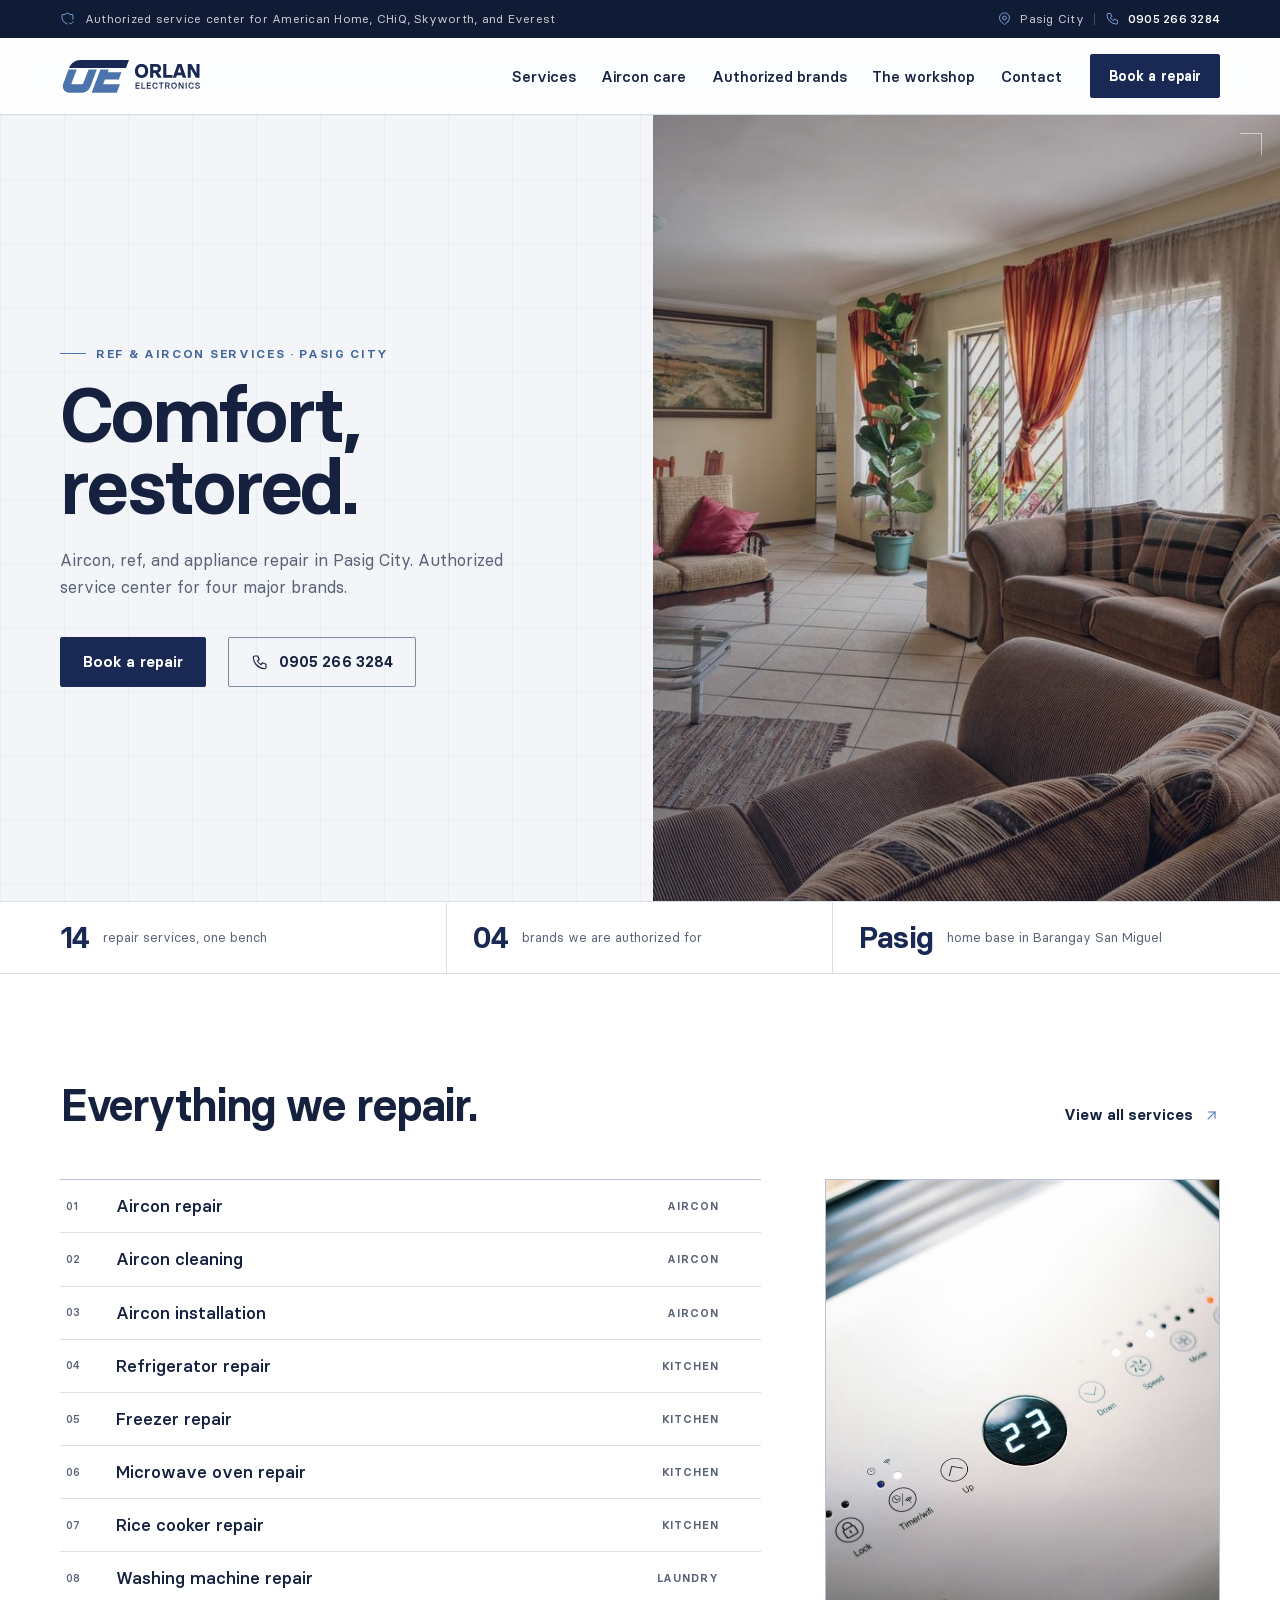
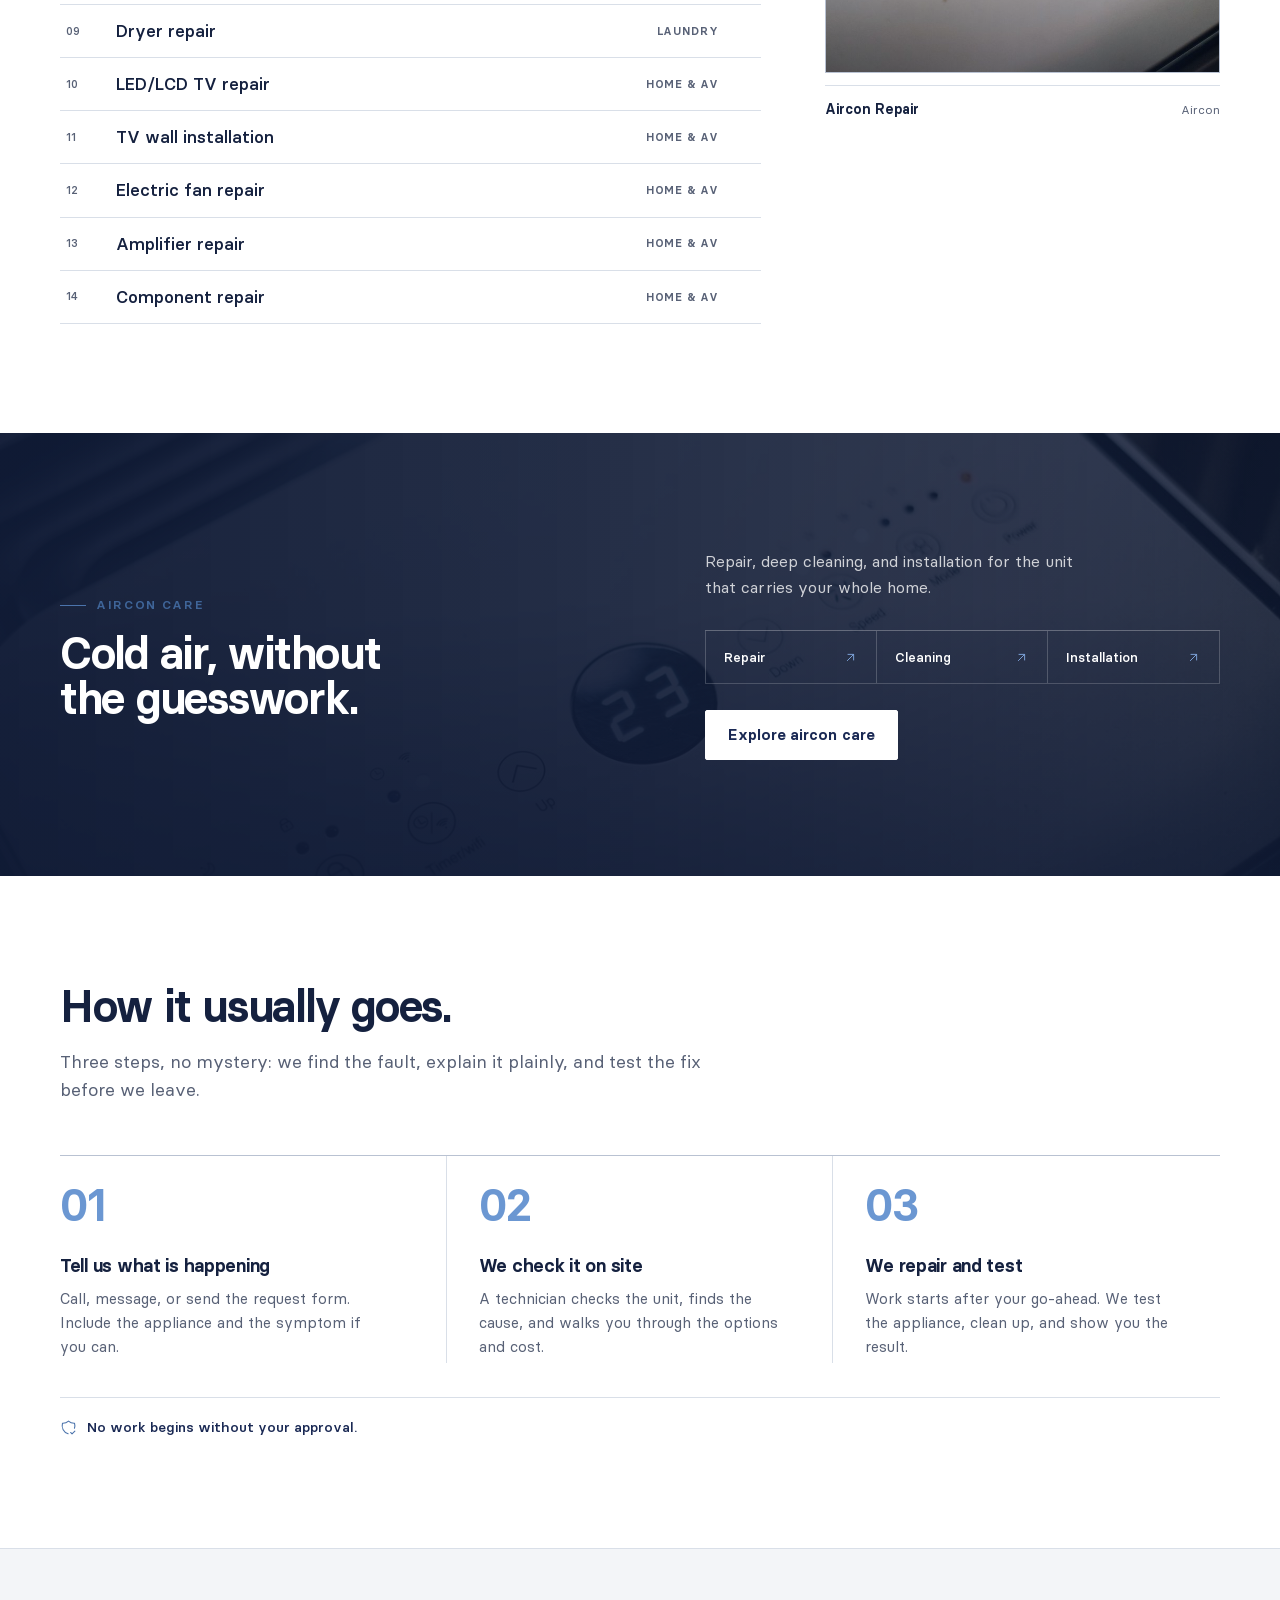
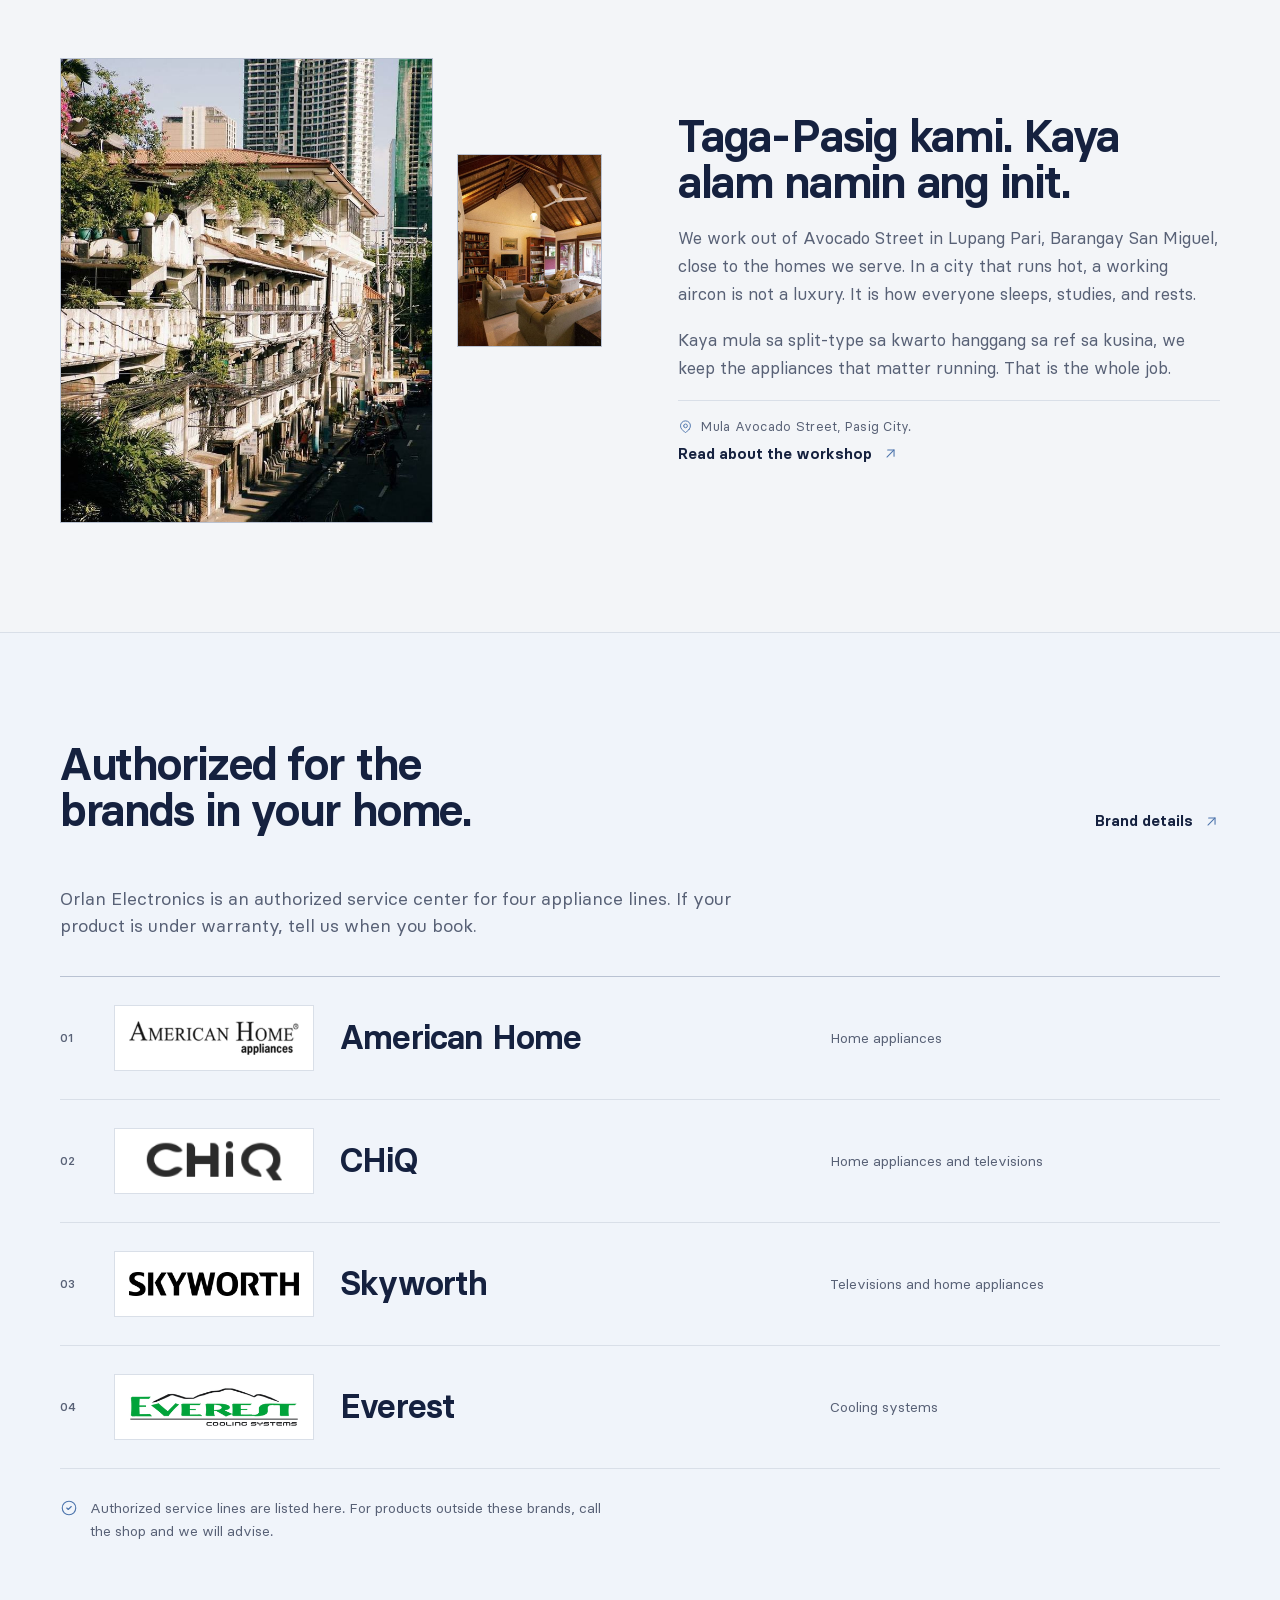
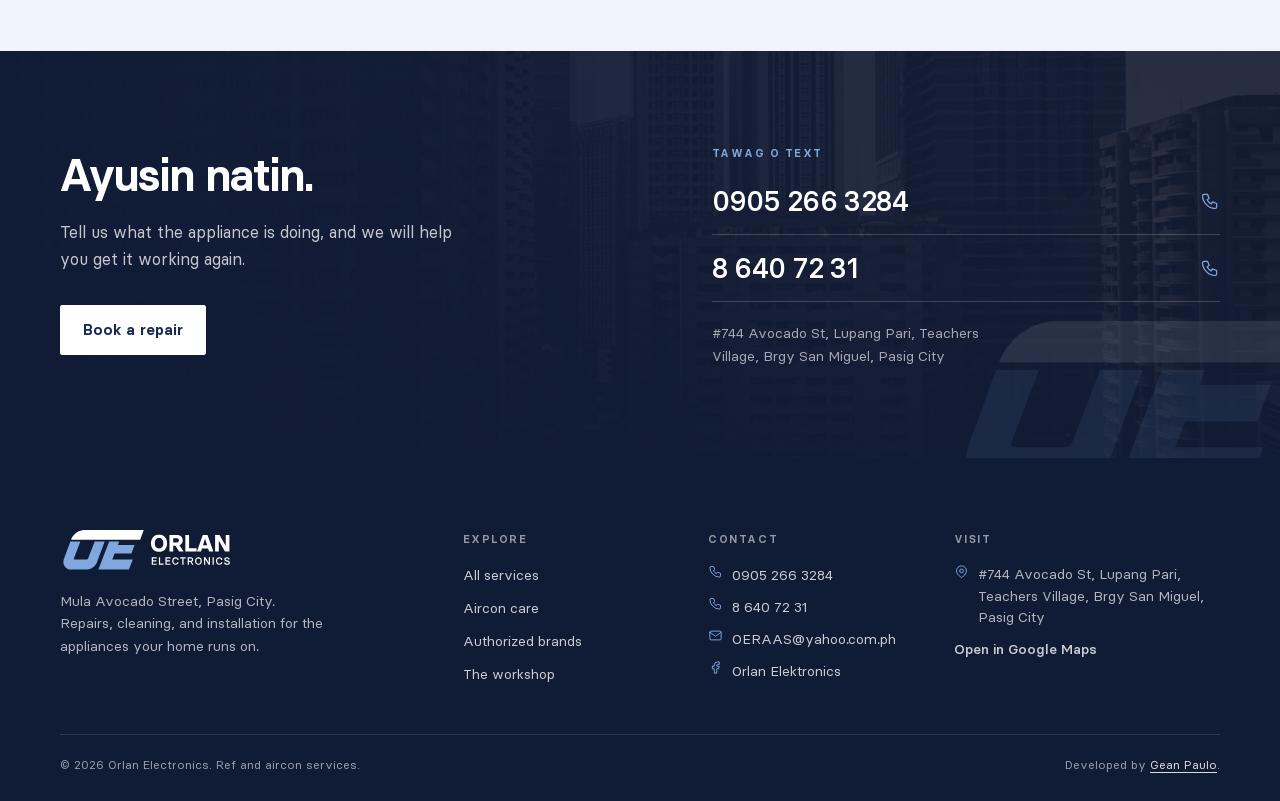
<file: index.html>
<!DOCTYPE html>
<html lang="en">
<head>
  <meta charset="utf-8">
  <meta name="viewport" content="width=device-width, initial-scale=1">
  <title>Orlan Electronics | Aircon and Appliance Repair in Pasig City</title>
  <meta name="description" content="Ref and aircon services in Pasig City. Repair, cleaning, and installation for aircon and home appliances. Authorized service center for four major brands.">
  <meta name="theme-color" content="#1A2954">
  <link rel="icon" href="assets/favicon.svg" type="image/svg+xml">
  <link rel="apple-touch-icon" href="assets/apple-touch-icon.png">
  <link rel="preload" href="assets/fonts/BasierSquare-SemiBold.woff2" as="font" type="font/woff2" crossorigin>
  <link rel="preload" href="assets/fonts/BasierCircle-Regular.woff2" as="font" type="font/woff2" crossorigin>
  <link rel="stylesheet" href="assets/css/styles.css">
  <noscript>
    <style>
      .mobile-menu{position:static;visibility:visible;opacity:1;transform:none;min-height:0;max-height:none;box-shadow:none;border-top:1px solid var(--line);padding-top:16px}
      .menu-toggle{display:none!important}
      .mobile-menu .btn{display:none}
      .filter-bar{display:none}
    </style>
  </noscript>
  <meta property="og:type" content="website">
  <meta property="og:title" content="Orlan Electronics | Aircon and Appliance Repair in Pasig City">
  <meta property="og:description" content="Aircon, refrigeration, and appliance repair in Pasig City. Authorized service center for American Home, CHiQ, Skyworth, and Everest.">
  <meta property="og:image" content="assets/img/og-image.jpg">
  <meta property="og:image:alt" content="Orlan Electronics, aircon and appliance repair in Pasig City">
  <meta property="og:site_name" content="Orlan Electronics">
  <meta property="og:image:width" content="1200">
  <meta property="og:image:height" content="630">
  <meta name="twitter:card" content="summary_large_image">
  <meta name="twitter:image" content="assets/img/og-image.jpg">
  <script>document.documentElement.classList.add('js');</script>
  <script type="application/ld+json">
  {
    "@context": "https://schema.org",
    "@type": "LocalBusiness",
    "name": "Orlan Electronics",
    "alternateName": "Orlan Electronics Ref and Aircon Services",
    "description": "Ref and aircon services in Pasig City. Repair, cleaning, and installation for aircon units and home appliances. Authorized service center for American Home, CHiQ, Skyworth, and Everest.",
    "telephone": ["+63-2-8640-7231", "+63-2-8359-1610", "+63-905-266-3284", "+63-968-656-4377"],
    "email": "OERAAS@yahoo.com.ph",
    "address": {
      "@type": "PostalAddress",
      "streetAddress": "#744 Avocado St, Lupang Pari, Teachers Village, Brgy San Miguel",
      "addressLocality": "Pasig City",
      "addressRegion": "Metro Manila",
      "addressCountry": "PH"
    },
    "areaServed": {
      "@type": "City",
      "name": "Pasig City"
    },
    "knowsAbout": ["Aircon repair", "Aircon cleaning", "Aircon installation", "Refrigerator repair", "Washing machine repair", "Home appliance repair"],
    "brand": [
      { "@type": "Brand", "name": "American Home" },
      { "@type": "Brand", "name": "CHiQ" },
      { "@type": "Brand", "name": "Skyworth" },
      { "@type": "Brand", "name": "Everest Cooling Systems" }
    ]
  }
  </script>
</head>
<body>
  <a class="skip-link" href="#main">Skip to content</a>
  <svg xmlns="http://www.w3.org/2000/svg" aria-hidden="true" width="0" height="0" style="position:absolute;width:0;height:0;overflow:hidden">
  <symbol id="i-air-conditioning" viewBox="0 0 24 24" fill="none" stroke="currentColor" stroke-width="1.5" stroke-linecap="round" stroke-linejoin="round">
    <path d="M8 16a3 3 0 0 1 -3 3" />
    <path d="M16 16a3 3 0 0 0 3 3" />
    <path d="M12 16v4" />
    <path d="M3 5m0 2a2 2 0 0 1 2 -2h14a2 2 0 0 1 2 2v4a2 2 0 0 1 -2 2h-14a2 2 0 0 1 -2 -2z" />
    <path d="M7 13v-3a1 1 0 0 1 1 -1h8a1 1 0 0 1 1 1v3" />
  </symbol>
  <symbol id="i-alert-triangle" viewBox="0 0 24 24" fill="none" stroke="currentColor" stroke-width="1.5" stroke-linecap="round" stroke-linejoin="round">
    <path d="M12 9v4" />
    <path d="M10.363 3.591l-8.106 13.534a1.914 1.914 0 0 0 1.636 2.871h16.214a1.914 1.914 0 0 0 1.636 -2.87l-8.106 -13.536a1.914 1.914 0 0 0 -3.274 0z" />
    <path d="M12 16h.01" />
  </symbol>
  <symbol id="i-arrow-left" viewBox="0 0 24 24" fill="none" stroke="currentColor" stroke-width="1.5" stroke-linecap="round" stroke-linejoin="round">
    <path d="M5 12l14 0" />
    <path d="M5 12l6 6" />
    <path d="M5 12l6 -6" />
  </symbol>
  <symbol id="i-arrow-right" viewBox="0 0 24 24" fill="none" stroke="currentColor" stroke-width="1.5" stroke-linecap="round" stroke-linejoin="round">
    <path d="M5 12l14 0" />
    <path d="M13 18l6 -6" />
    <path d="M13 6l6 6" />
  </symbol>
  <symbol id="i-arrow-up-right" viewBox="0 0 24 24" fill="none" stroke="currentColor" stroke-width="1.5" stroke-linecap="round" stroke-linejoin="round">
    <path d="M17 7l-10 10" />
    <path d="M8 7l9 0l0 9" />
  </symbol>
  <symbol id="i-brand-facebook" viewBox="0 0 24 24" fill="none" stroke="currentColor" stroke-width="1.5" stroke-linecap="round" stroke-linejoin="round">
    <path d="M7 10v4h3v7h4v-7h3l1 -4h-4v-2a1 1 0 0 1 1 -1h3v-4h-3a5 5 0 0 0 -5 5v2h-3" />
  </symbol>
  <symbol id="i-brand-messenger" viewBox="0 0 24 24" fill="none" stroke="currentColor" stroke-width="1.5" stroke-linecap="round" stroke-linejoin="round">
    <path d="M3 20l1.3 -3.9a9 8 0 1 1 3.4 2.9l-4.7 1" />
    <path d="M8 13l3 -2l2 2l3 -2" />
  </symbol>
  <symbol id="i-building-store" viewBox="0 0 24 24" fill="none" stroke="currentColor" stroke-width="1.5" stroke-linecap="round" stroke-linejoin="round">
    <path d="M3 21l18 0" />
    <path d="M3 7v1a3 3 0 0 0 6 0v-1m0 1a3 3 0 0 0 6 0v-1m0 1a3 3 0 0 0 6 0v-1h-18l2 -4h14l2 4" />
    <path d="M5 21l0 -10.15" />
    <path d="M19 21l0 -10.15" />
    <path d="M9 21v-4a2 2 0 0 1 2 -2h2a2 2 0 0 1 2 2v4" />
  </symbol>
  <symbol id="i-calendar" viewBox="0 0 24 24" fill="none" stroke="currentColor" stroke-width="1.5" stroke-linecap="round" stroke-linejoin="round">
    <path d="M4 7a2 2 0 0 1 2 -2h12a2 2 0 0 1 2 2v12a2 2 0 0 1 -2 2h-12a2 2 0 0 1 -2 -2v-12z" />
    <path d="M16 3v4" />
    <path d="M8 3v4" />
    <path d="M4 11h16" />
    <path d="M11 15h1" />
    <path d="M12 15v3" />
  </symbol>
  <symbol id="i-check" viewBox="0 0 24 24" fill="none" stroke="currentColor" stroke-width="1.5" stroke-linecap="round" stroke-linejoin="round">
    <path d="M5 12l5 5l10 -10" />
  </symbol>
  <symbol id="i-circle-check" viewBox="0 0 24 24" fill="none" stroke="currentColor" stroke-width="1.5" stroke-linecap="round" stroke-linejoin="round">
    <path d="M12 12m-9 0a9 9 0 1 0 18 0a9 9 0 1 0 -18 0" />
    <path d="M9 12l2 2l4 -4" />
  </symbol>
  <symbol id="i-clock" viewBox="0 0 24 24" fill="none" stroke="currentColor" stroke-width="1.5" stroke-linecap="round" stroke-linejoin="round">
    <path d="M3 12a9 9 0 1 0 18 0a9 9 0 0 0 -18 0" />
    <path d="M12 7v5l3 3" />
  </symbol>
  <symbol id="i-cooker" viewBox="0 0 24 24" fill="none" stroke="currentColor" stroke-width="1.5" stroke-linecap="round" stroke-linejoin="round">
    <path d="M12 7h.01" />
    <path d="M15 7h.01" />
    <path d="M9 7h.01" />
    <path d="M5 3m0 2a2 2 0 0 1 2 -2h10a2 2 0 0 1 2 2v14a2 2 0 0 1 -2 2h-10a2 2 0 0 1 -2 -2z" />
    <path d="M9 15h6" />
    <path d="M5 11h14" />
  </symbol>
  <symbol id="i-device-tv" viewBox="0 0 24 24" fill="none" stroke="currentColor" stroke-width="1.5" stroke-linecap="round" stroke-linejoin="round">
    <path d="M3 7m0 2a2 2 0 0 1 2 -2h14a2 2 0 0 1 2 2v9a2 2 0 0 1 -2 2h-14a2 2 0 0 1 -2 -2z" />
    <path d="M16 3l-4 4l-4 -4" />
  </symbol>
  <symbol id="i-droplet" viewBox="0 0 24 24" fill="none" stroke="currentColor" stroke-width="1.5" stroke-linecap="round" stroke-linejoin="round">
    <path d="M7.502 19.423c2.602 2.105 6.395 2.105 8.996 0c2.602 -2.105 3.262 -5.708 1.566 -8.546l-4.89 -7.26c-.42 -.625 -1.287 -.803 -1.936 -.397a1.376 1.376 0 0 0 -.41 .397l-4.893 7.26c-1.695 2.838 -1.035 6.441 1.567 8.546z" />
  </symbol>
  <symbol id="i-external-link" viewBox="0 0 24 24" fill="none" stroke="currentColor" stroke-width="1.5" stroke-linecap="round" stroke-linejoin="round">
    <path d="M12 6h-6a2 2 0 0 0 -2 2v10a2 2 0 0 0 2 2h10a2 2 0 0 0 2 -2v-6" />
    <path d="M11 13l9 -9" />
    <path d="M15 4h5v5" />
  </symbol>
  <symbol id="i-fridge" viewBox="0 0 24 24" fill="none" stroke="currentColor" stroke-width="1.5" stroke-linecap="round" stroke-linejoin="round">
    <path d="M5 3m0 2a2 2 0 0 1 2 -2h10a2 2 0 0 1 2 2v14a2 2 0 0 1 -2 2h-10a2 2 0 0 1 -2 -2z" />
    <path d="M5 10h14" />
    <path d="M9 13v3" />
    <path d="M9 6v1" />
  </symbol>
  <symbol id="i-home" viewBox="0 0 24 24" fill="none" stroke="currentColor" stroke-width="1.5" stroke-linecap="round" stroke-linejoin="round">
    <path d="M5 12l-2 0l9 -9l9 9l-2 0" />
    <path d="M5 12v7a2 2 0 0 0 2 2h10a2 2 0 0 0 2 -2v-7" />
    <path d="M9 21v-6a2 2 0 0 1 2 -2h2a2 2 0 0 1 2 2v6" />
  </symbol>
  <symbol id="i-ironing" viewBox="0 0 24 24" fill="none" stroke="currentColor" stroke-width="1.5" stroke-linecap="round" stroke-linejoin="round">
    <path d="M9 6h7.459a3 3 0 0 1 2.959 2.507l.577 3.464l.81 4.865a1 1 0 0 1 -.985 1.164h-16.82a7 7 0 0 1 7 -7h9.8" />
  </symbol>
  <symbol id="i-mail" viewBox="0 0 24 24" fill="none" stroke="currentColor" stroke-width="1.5" stroke-linecap="round" stroke-linejoin="round">
    <path d="M3 7a2 2 0 0 1 2 -2h14a2 2 0 0 1 2 2v10a2 2 0 0 1 -2 2h-14a2 2 0 0 1 -2 -2v-10z" />
    <path d="M3 7l9 6l9 -6" />
  </symbol>
  <symbol id="i-map-pin" viewBox="0 0 24 24" fill="none" stroke="currentColor" stroke-width="1.5" stroke-linecap="round" stroke-linejoin="round">
    <path d="M9 11a3 3 0 1 0 6 0a3 3 0 0 0 -6 0" />
    <path d="M17.657 16.657l-4.243 4.243a2 2 0 0 1 -2.827 0l-4.244 -4.243a8 8 0 1 1 11.314 0z" />
  </symbol>
  <symbol id="i-message-circle" viewBox="0 0 24 24" fill="none" stroke="currentColor" stroke-width="1.5" stroke-linecap="round" stroke-linejoin="round">
    <path d="M3 20l1.3 -3.9c-2.324 -3.437 -1.426 -7.872 2.1 -10.374c3.526 -2.501 8.59 -2.296 11.845 .48c3.255 2.777 3.695 7.266 1.029 10.501c-2.666 3.235 -7.615 4.215 -11.574 2.293l-4.7 1" />
  </symbol>
  <symbol id="i-microwave" viewBox="0 0 24 24" fill="none" stroke="currentColor" stroke-width="1.5" stroke-linecap="round" stroke-linejoin="round">
    <path d="M3 6m0 1a1 1 0 0 1 1 -1h16a1 1 0 0 1 1 1v10a1 1 0 0 1 -1 1h-16a1 1 0 0 1 -1 -1z" />
    <path d="M15 6v12" />
    <path d="M18 12h.01" />
    <path d="M18 15h.01" />
    <path d="M18 9h.01" />
    <path d="M6.5 10.5c1 -.667 1.5 -.667 2.5 0c.833 .347 1.667 .926 2.5 0" />
    <path d="M6.5 13.5c1 -.667 1.5 -.667 2.5 0c.833 .347 1.667 .926 2.5 0" />
  </symbol>
  <symbol id="i-minus" viewBox="0 0 24 24" fill="none" stroke="currentColor" stroke-width="1.5" stroke-linecap="round" stroke-linejoin="round">
    <path d="M5 12l14 0" />
  </symbol>
  <symbol id="i-phone-call" viewBox="0 0 24 24" fill="none" stroke="currentColor" stroke-width="1.5" stroke-linecap="round" stroke-linejoin="round">
    <path d="M5 4h4l2 5l-2.5 1.5a11 11 0 0 0 5 5l1.5 -2.5l5 2v4a2 2 0 0 1 -2 2a16 16 0 0 1 -15 -15a2 2 0 0 1 2 -2" />
    <path d="M15 7a2 2 0 0 1 2 2" />
    <path d="M15 3a6 6 0 0 1 6 6" />
  </symbol>
  <symbol id="i-phone" viewBox="0 0 24 24" fill="none" stroke="currentColor" stroke-width="1.5" stroke-linecap="round" stroke-linejoin="round">
    <path d="M5 4h4l2 5l-2.5 1.5a11 11 0 0 0 5 5l1.5 -2.5l5 2v4a2 2 0 0 1 -2 2a16 16 0 0 1 -15 -15a2 2 0 0 1 2 -2" />
  </symbol>
  <symbol id="i-plug-connected" viewBox="0 0 24 24" fill="none" stroke="currentColor" stroke-width="1.5" stroke-linecap="round" stroke-linejoin="round">
    <path d="M7 12l5 5l-1.5 1.5a3.536 3.536 0 1 1 -5 -5l1.5 -1.5z" />
    <path d="M17 12l-5 -5l1.5 -1.5a3.536 3.536 0 1 1 5 5l-1.5 1.5z" />
    <path d="M3 21l2.5 -2.5" />
    <path d="M18.5 5.5l2.5 -2.5" />
    <path d="M10 11l-2 2" />
    <path d="M13 14l-2 2" />
  </symbol>
  <symbol id="i-plug" viewBox="0 0 24 24" fill="none" stroke="currentColor" stroke-width="1.5" stroke-linecap="round" stroke-linejoin="round">
    <path d="M9.785 6l8.215 8.215l-2.054 2.054a5.81 5.81 0 1 1 -8.215 -8.215l2.054 -2.054z" />
    <path d="M4 20l3.5 -3.5" />
    <path d="M15 4l-3.5 3.5" />
    <path d="M20 9l-3.5 3.5" />
  </symbol>
  <symbol id="i-plus" viewBox="0 0 24 24" fill="none" stroke="currentColor" stroke-width="1.5" stroke-linecap="round" stroke-linejoin="round">
    <path d="M12 5l0 14" />
    <path d="M5 12l14 0" />
  </symbol>
  <symbol id="i-propeller" viewBox="0 0 24 24" fill="none" stroke="currentColor" stroke-width="1.5" stroke-linecap="round" stroke-linejoin="round">
    <path d="M12 13m-3 0a3 3 0 1 0 6 0a3 3 0 1 0 -6 0" />
    <path d="M14.167 10.5c.722 -1.538 1.156 -3.043 1.303 -4.514c.22 -1.63 -.762 -2.986 -3.47 -2.986s-3.69 1.357 -3.47 2.986c.147 1.471 .581 2.976 1.303 4.514" />
    <path d="M13.169 16.751c.97 1.395 2.057 2.523 3.257 3.386c1.3 1 2.967 .833 4.321 -1.512c1.354 -2.345 .67 -3.874 -.85 -4.498c-1.348 -.608 -2.868 -.985 -4.562 -1.128" />
    <path d="M8.664 13c-1.693 .143 -3.213 .52 -4.56 1.128c-1.522 .623 -2.206 2.153 -.852 4.498s3.02 2.517 4.321 1.512c1.2 -.863 2.287 -1.991 3.258 -3.386" />
  </symbol>
  <symbol id="i-send" viewBox="0 0 24 24" fill="none" stroke="currentColor" stroke-width="1.5" stroke-linecap="round" stroke-linejoin="round">
    <path d="M10 14l11 -11" />
    <path d="M21 3l-6.5 18a.55 .55 0 0 1 -1 0l-3.5 -7l-7 -3.5a.55 .55 0 0 1 0 -1l18 -6.5" />
  </symbol>
  <symbol id="i-settings" viewBox="0 0 24 24" fill="none" stroke="currentColor" stroke-width="1.5" stroke-linecap="round" stroke-linejoin="round">
    <path d="M10.325 4.317c.426 -1.756 2.924 -1.756 3.35 0a1.724 1.724 0 0 0 2.573 1.066c1.543 -.94 3.31 .826 2.37 2.37a1.724 1.724 0 0 0 1.065 2.572c1.756 .426 1.756 2.924 0 3.35a1.724 1.724 0 0 0 -1.066 2.573c.94 1.543 -.826 3.31 -2.37 2.37a1.724 1.724 0 0 0 -2.572 1.065c-.426 1.756 -2.924 1.756 -3.35 0a1.724 1.724 0 0 0 -2.573 -1.066c-1.543 .94 -3.31 -.826 -2.37 -2.37a1.724 1.724 0 0 0 -1.065 -2.572c-1.756 -.426 -1.756 -2.924 0 -3.35a1.724 1.724 0 0 0 1.066 -2.573c-.94 -1.543 .826 -3.31 2.37 -2.37c1 .608 2.296 .07 2.572 -1.065z" />
    <path d="M9 12a3 3 0 1 0 6 0a3 3 0 0 0 -6 0" />
  </symbol>
  <symbol id="i-shield-check" viewBox="0 0 24 24" fill="none" stroke="currentColor" stroke-width="1.5" stroke-linecap="round" stroke-linejoin="round">
    <path d="M11.46 20.846a12 12 0 0 1 -7.96 -14.846a12 12 0 0 0 8.5 -3a12 12 0 0 0 8.5 3a12 12 0 0 1 -.09 7.06" />
    <path d="M15 19l2 2l4 -4" />
  </symbol>
  <symbol id="i-snowflake" viewBox="0 0 24 24" fill="none" stroke="currentColor" stroke-width="1.5" stroke-linecap="round" stroke-linejoin="round">
    <path d="M10 4l2 1l2 -1" />
    <path d="M12 2v6.5l3 1.72" />
    <path d="M17.928 6.268l.134 2.232l1.866 1.232" />
    <path d="M20.66 7l-5.629 3.25l.01 3.458" />
    <path d="M19.928 14.268l-1.866 1.232l-.134 2.232" />
    <path d="M20.66 17l-5.629 -3.25l-2.99 1.738" />
    <path d="M14 20l-2 -1l-2 1" />
    <path d="M12 22v-6.5l-3 -1.72" />
    <path d="M6.072 17.732l-.134 -2.232l-1.866 -1.232" />
    <path d="M3.34 17l5.629 -3.25l-.01 -3.458" />
    <path d="M4.072 9.732l1.866 -1.232l.134 -2.232" />
    <path d="M3.34 7l5.629 3.25l2.99 -1.738" />
  </symbol>
  <symbol id="i-thermometer" viewBox="0 0 24 24" fill="none" stroke="currentColor" stroke-width="1.5" stroke-linecap="round" stroke-linejoin="round">
    <path d="M19 5a2.828 2.828 0 0 1 0 4l-8 8h-4v-4l8 -8a2.828 2.828 0 0 1 4 0z" />
    <path d="M16 7l-1.5 -1.5" />
    <path d="M13 10l-1.5 -1.5" />
    <path d="M10 13l-1.5 -1.5" />
    <path d="M7 17l-3 3" />
  </symbol>
  <symbol id="i-tool" viewBox="0 0 24 24" fill="none" stroke="currentColor" stroke-width="1.5" stroke-linecap="round" stroke-linejoin="round">
    <path d="M7 10h3v-3l-3.5 -3.5a6 6 0 0 1 8 8l6 6a2 2 0 0 1 -3 3l-6 -6a6 6 0 0 1 -8 -8l3.5 3.5" />
  </symbol>
  <symbol id="i-tools" viewBox="0 0 24 24" fill="none" stroke="currentColor" stroke-width="1.5" stroke-linecap="round" stroke-linejoin="round">
    <path d="M3 21h4l13 -13a1.5 1.5 0 0 0 -4 -4l-13 13v4" />
    <path d="M14.5 5.5l4 4" />
    <path d="M12 8l-5 -5l-4 4l5 5" />
    <path d="M7 8l-1.5 1.5" />
    <path d="M16 12l5 5l-4 4l-5 -5" />
    <path d="M16 17l-1.5 1.5" />
  </symbol>
  <symbol id="i-wash-machine" viewBox="0 0 24 24" fill="none" stroke="currentColor" stroke-width="1.5" stroke-linecap="round" stroke-linejoin="round">
    <path d="M5 3m0 2a2 2 0 0 1 2 -2h10a2 2 0 0 1 2 2v14a2 2 0 0 1 -2 2h-10a2 2 0 0 1 -2 -2z" />
    <path d="M12 14m-4 0a4 4 0 1 0 8 0a4 4 0 1 0 -8 0" />
    <path d="M8 6h.01" />
    <path d="M11 6h.01" />
    <path d="M14 6h2" />
    <path d="M8 14c1.333 -.667 2.667 -.667 4 0c1.333 .667 2.667 .667 4 0" />
  </symbol>
  <symbol id="i-wind" viewBox="0 0 24 24" fill="none" stroke="currentColor" stroke-width="1.5" stroke-linecap="round" stroke-linejoin="round">
    <path d="M5 8h8.5a2.5 2.5 0 1 0 -2.34 -3.24" />
    <path d="M3 12h15.5a2.5 2.5 0 1 1 -2.34 3.24" />
    <path d="M4 16h5.5a2.5 2.5 0 1 1 -2.34 3.24" />
  </symbol>
</svg>

  <div class="topbar">
    <div class="container topbar__inner">
      <div class="topbar__creds">
        <svg class="icon" aria-hidden="true"><use href="#i-shield-check"></use></svg>
        <span>Authorized service center for American Home, CHiQ, Skyworth, and Everest</span>
      </div>
      <div class="topbar__contact">
        <span class="topbar__location"><svg class="icon" aria-hidden="true"><use href="#i-map-pin"></use></svg>Pasig City</span>
        <span class="topbar__divider" aria-hidden="true"></span>
        <a href="tel:+639052663284"><svg class="icon" aria-hidden="true"><use href="#i-phone"></use></svg>0905 266 3284</a>
      </div>
    </div>
  </div>

  <header class="header">
    <div class="container header__inner">
      <a class="brand" href="index.html" aria-label="Orlan Electronics home">
        <img src="assets/logo/logo-dark-long.svg" alt="Orlan Electronics" width="438" height="103">
      </a>
      <nav class="nav" aria-label="Primary">
        <a class="nav__link" href="services.html">Services</a>
        <a class="nav__link" href="aircon.html">Aircon care</a>
        <a class="nav__link" href="brands.html">Authorized brands</a>
        <a class="nav__link" href="about.html">The workshop</a>
        <a class="nav__link" href="contact.html">Contact</a>
      </nav>
      <a class="btn btn--primary header__cta" href="contact.html">Book a repair</a>
      <button class="menu-toggle" type="button" aria-label="Open menu" aria-expanded="false" aria-controls="mobile-menu" data-menu-toggle>
        <span class="menu-toggle__bars" aria-hidden="true"><span></span><span></span></span>
      </button>
    </div>
    <div class="mobile-menu" id="mobile-menu" aria-hidden="true">
      <nav class="mobile-menu__nav" aria-label="Mobile">
        <a href="index.html" aria-current="page">Home <svg class="icon" aria-hidden="true"><use href="#i-arrow-right"></use></svg></a>
        <a href="services.html">Services <svg class="icon" aria-hidden="true"><use href="#i-arrow-right"></use></svg></a>
        <a href="aircon.html">Aircon care <svg class="icon" aria-hidden="true"><use href="#i-arrow-right"></use></svg></a>
        <a href="brands.html">Authorized brands <svg class="icon" aria-hidden="true"><use href="#i-arrow-right"></use></svg></a>
        <a href="about.html">The workshop <svg class="icon" aria-hidden="true"><use href="#i-arrow-right"></use></svg></a>
        <a href="contact.html">Contact <svg class="icon" aria-hidden="true"><use href="#i-arrow-right"></use></svg></a>
      </nav>
      <div class="mobile-menu__contact">
        <a href="tel:+639052663284">0905 266 3284</a><br>
        <a href="mailto:OERAAS@yahoo.com.ph">OERAAS@yahoo.com.ph</a>
        <p>#744 Avocado St, Lupang Pari, Teachers Village, Brgy San Miguel, Pasig City</p>
      </div>
      <a class="btn btn--primary" href="contact.html">Book a repair</a>
    </div>
  </header>

  <main id="main">
    <section class="hero">
      <div class="hero__inner">
        <div class="hero__copy">
          <p class="eyebrow">Ref &amp; Aircon Services &middot; Pasig City</p>
          <h1 class="display hero__title">Comfort, restored.</h1>
          <p class="hero__sub">Aircon, ref, and appliance repair in Pasig City. Authorized service center for four major brands.</p>
          <div class="actions hero__actions">
            <a class="btn btn--primary" href="contact.html">Book a repair</a>
            <a class="btn btn--outline" href="tel:+639052663284"><svg class="icon" aria-hidden="true"><use href="#i-phone"></use></svg>0905 266 3284</a>
          </div>
        </div>
        <div class="hero__media">
          <img src="assets/img/hero-home.jpg" alt="A warm, lived-in Filipino living room with orange curtains, wood furniture, and tiled floors" width="1600" height="1067" fetchpriority="high">
        </div>
      </div>
    </section>

    <div class="factbar">
      <div class="container factbar__inner">
        <div class="fact">
          <span class="fact__num">14</span>
          <span class="fact__label">repair services, one bench</span>
        </div>
        <div class="fact">
          <span class="fact__num">04</span>
          <span class="fact__label">brands we are authorized for</span>
        </div>
        <div class="fact">
          <span class="fact__num">Pasig</span>
          <span class="fact__label">home base in Barangay San Miguel</span>
        </div>
      </div>
    </div>

    <section class="section section--white">
      <div class="container">
        <div class="section-head" data-reveal>
          <div class="section-head__text">
            <h2 class="h2">Everything we repair.</h2>
          </div>
          <a class="link-arrow" href="services.html">View all services <svg class="icon" aria-hidden="true"><use href="#i-arrow-up-right"></use></svg></a>
        </div>

        <div class="index-grid">
          <div class="service-list" data-reveal>
            <a class="service-row" href="contact.html?service=aircon-repair" data-preview="aircon" data-preview-title="Aircon Repair" data-preview-meta="Aircon">
              <span class="service-row__num" aria-hidden="true">01</span>
              <span class="service-row__name">Aircon repair<span class="visually-hidden">: book this service</span></span>
              <span class="service-row__cat">Aircon</span>
              <svg class="icon service-row__arrow" aria-hidden="true"><use href="#i-arrow-up-right"></use></svg>
            </a>
            <a class="service-row" href="contact.html?service=aircon-cleaning" data-preview="aircon" data-preview-title="Aircon Cleaning" data-preview-meta="Aircon">
              <span class="service-row__num" aria-hidden="true">02</span>
              <span class="service-row__name">Aircon cleaning<span class="visually-hidden">: book this service</span></span>
              <span class="service-row__cat">Aircon</span>
              <svg class="icon service-row__arrow" aria-hidden="true"><use href="#i-arrow-up-right"></use></svg>
            </a>
            <a class="service-row" href="contact.html?service=aircon-installation" data-preview="aircon" data-preview-title="Aircon Installation" data-preview-meta="Aircon">
              <span class="service-row__num" aria-hidden="true">03</span>
              <span class="service-row__name">Aircon installation<span class="visually-hidden">: book this service</span></span>
              <span class="service-row__cat">Aircon</span>
              <svg class="icon service-row__arrow" aria-hidden="true"><use href="#i-arrow-up-right"></use></svg>
            </a>
            <a class="service-row" href="contact.html?service=refrigerator" data-preview="kitchen" data-preview-title="Refrigerator Repair" data-preview-meta="Kitchen">
              <span class="service-row__num" aria-hidden="true">04</span>
              <span class="service-row__name">Refrigerator repair<span class="visually-hidden">: book this service</span></span>
              <span class="service-row__cat">Kitchen</span>
              <svg class="icon service-row__arrow" aria-hidden="true"><use href="#i-arrow-up-right"></use></svg>
            </a>
            <a class="service-row" href="contact.html?service=freezer" data-preview="kitchen" data-preview-title="Freezer Repair" data-preview-meta="Kitchen">
              <span class="service-row__num" aria-hidden="true">05</span>
              <span class="service-row__name">Freezer repair<span class="visually-hidden">: book this service</span></span>
              <span class="service-row__cat">Kitchen</span>
              <svg class="icon service-row__arrow" aria-hidden="true"><use href="#i-arrow-up-right"></use></svg>
            </a>
            <a class="service-row" href="contact.html?service=microwave" data-preview="kitchen" data-preview-title="Microwave Oven Repair" data-preview-meta="Kitchen">
              <span class="service-row__num" aria-hidden="true">06</span>
              <span class="service-row__name">Microwave oven repair<span class="visually-hidden">: book this service</span></span>
              <span class="service-row__cat">Kitchen</span>
              <svg class="icon service-row__arrow" aria-hidden="true"><use href="#i-arrow-up-right"></use></svg>
            </a>
            <a class="service-row" href="contact.html?service=rice-cooker" data-preview="kitchen" data-preview-title="Rice Cooker Repair" data-preview-meta="Kitchen">
              <span class="service-row__num" aria-hidden="true">07</span>
              <span class="service-row__name">Rice cooker repair<span class="visually-hidden">: book this service</span></span>
              <span class="service-row__cat">Kitchen</span>
              <svg class="icon service-row__arrow" aria-hidden="true"><use href="#i-arrow-up-right"></use></svg>
            </a>
            <a class="service-row" href="contact.html?service=washing-machine" data-preview="laundry" data-preview-title="Washing Machine Repair" data-preview-meta="Laundry">
              <span class="service-row__num" aria-hidden="true">08</span>
              <span class="service-row__name">Washing machine repair<span class="visually-hidden">: book this service</span></span>
              <span class="service-row__cat">Laundry</span>
              <svg class="icon service-row__arrow" aria-hidden="true"><use href="#i-arrow-up-right"></use></svg>
            </a>
            <a class="service-row" href="contact.html?service=dryer" data-preview="laundry" data-preview-title="Dryer Repair" data-preview-meta="Laundry">
              <span class="service-row__num" aria-hidden="true">09</span>
              <span class="service-row__name">Dryer repair<span class="visually-hidden">: book this service</span></span>
              <span class="service-row__cat">Laundry</span>
              <svg class="icon service-row__arrow" aria-hidden="true"><use href="#i-arrow-up-right"></use></svg>
            </a>
            <a class="service-row" href="contact.html?service=tv" data-preview="av" data-preview-title="LED/LCD TV Repair" data-preview-meta="Home &amp; AV">
              <span class="service-row__num" aria-hidden="true">10</span>
              <span class="service-row__name">LED/LCD TV repair<span class="visually-hidden">: book this service</span></span>
              <span class="service-row__cat">Home &amp; AV</span>
              <svg class="icon service-row__arrow" aria-hidden="true"><use href="#i-arrow-up-right"></use></svg>
            </a>
            <a class="service-row" href="contact.html?service=tv-wall" data-preview="av" data-preview-title="TV Wall Installation" data-preview-meta="Home &amp; AV">
              <span class="service-row__num" aria-hidden="true">11</span>
              <span class="service-row__name">TV wall installation<span class="visually-hidden">: book this service</span></span>
              <span class="service-row__cat">Home &amp; AV</span>
              <svg class="icon service-row__arrow" aria-hidden="true"><use href="#i-arrow-up-right"></use></svg>
            </a>
            <a class="service-row" href="contact.html?service=electric-fan" data-preview="av" data-preview-title="Electric Fan Repair" data-preview-meta="Home &amp; AV">
              <span class="service-row__num" aria-hidden="true">12</span>
              <span class="service-row__name">Electric fan repair<span class="visually-hidden">: book this service</span></span>
              <span class="service-row__cat">Home &amp; AV</span>
              <svg class="icon service-row__arrow" aria-hidden="true"><use href="#i-arrow-up-right"></use></svg>
            </a>
            <a class="service-row" href="contact.html?service=amplifier" data-preview="av" data-preview-title="Amplifier Repair" data-preview-meta="Home &amp; AV">
              <span class="service-row__num" aria-hidden="true">13</span>
              <span class="service-row__name">Amplifier repair<span class="visually-hidden">: book this service</span></span>
              <span class="service-row__cat">Home &amp; AV</span>
              <svg class="icon service-row__arrow" aria-hidden="true"><use href="#i-arrow-up-right"></use></svg>
            </a>
            <a class="service-row" href="contact.html?service=component" data-preview="av" data-preview-title="Component Repair" data-preview-meta="Home &amp; AV">
              <span class="service-row__num" aria-hidden="true">14</span>
              <span class="service-row__name">Component repair<span class="visually-hidden">: book this service</span></span>
              <span class="service-row__cat">Home &amp; AV</span>
              <svg class="icon service-row__arrow" aria-hidden="true"><use href="#i-arrow-up-right"></use></svg>
            </a>
          </div>

          <div class="index-preview" data-reveal data-reveal-delay="100">
            <div class="preview-frame">
              <img src="assets/img/aircon-panel.jpg" alt="" width="1400" height="933" data-preview-image="aircon" class="is-active" loading="lazy">
              <img src="assets/img/preview-kitchen.jpg" alt="" width="900" height="600" data-preview-image="kitchen" loading="lazy">
              <img src="assets/img/preview-laundry.jpg" alt="" width="900" height="600" data-preview-image="laundry" loading="lazy">
              <img src="assets/img/preview-av.jpg" alt="" width="900" height="506" data-preview-image="av" loading="lazy">
            </div>
            <div class="preview-caption">
              <strong data-preview-title>Aircon Repair</strong>
              <span data-preview-meta>Aircon</span>
            </div>
          </div>
        </div>
      </div>
    </section>

    <section class="band">
      <div class="band__media">
        <img src="assets/img/aircon-panel.jpg" alt="" width="1400" height="933" loading="lazy">
      </div>
      <div class="container band__inner">
        <div>
          <p class="eyebrow">Aircon care</p>
          <h2 class="h2">Cold air, without the guesswork.</h2>
        </div>
        <div class="band__body">
          <p>Repair, deep cleaning, and installation for the unit that carries your whole home.</p>
          <div class="band__links">
            <a href="aircon.html#repair">Repair <svg class="icon" aria-hidden="true"><use href="#i-arrow-up-right"></use></svg></a>
            <a href="aircon.html#cleaning">Cleaning <svg class="icon" aria-hidden="true"><use href="#i-arrow-up-right"></use></svg></a>
            <a href="aircon.html#installation">Installation <svg class="icon" aria-hidden="true"><use href="#i-arrow-up-right"></use></svg></a>
          </div>
          <div class="band__actions">
            <a class="btn btn--light" href="aircon.html">Explore aircon care</a>
          </div>
        </div>
      </div>
    </section>

    <section class="section section--white">
      <div class="container">
        <div data-reveal>
          <h2 class="h2">How it usually goes.</h2>
          <p class="lede intro">Three steps, no mystery: we find the fault, explain it plainly, and test the fix before we leave.</p>
        </div>
        <div class="steps">
          <article class="step" data-reveal>
            <span class="step__num">01</span>
            <h3 class="step__title">Tell us what is happening</h3>
            <p>Call, message, or send the request form. Include the appliance and the symptom if you can.</p>
          </article>
          <article class="step" data-reveal data-reveal-delay="80">
            <span class="step__num">02</span>
            <h3 class="step__title">We check it on site</h3>
            <p>A technician checks the unit, finds the cause, and walks you through the options and cost.</p>
          </article>
          <article class="step" data-reveal data-reveal-delay="160">
            <span class="step__num">03</span>
            <h3 class="step__title">We repair and test</h3>
            <p>Work starts after your go-ahead. We test the appliance, clean up, and show you the result.</p>
          </article>
        </div>
        <p class="step-note" data-reveal>
          <svg class="icon" aria-hidden="true"><use href="#i-shield-check"></use></svg>
          No work begins without your approval.
        </p>
      </div>
    </section>

    <section class="section section--line local-section">
      <div class="container">
        <div class="split">
          <div class="media-pair" data-reveal>
            <div class="media-pair__main">
              <img src="assets/img/local-street.jpg" alt="A narrow Manila street with old houses, plants, and high-rise buildings behind" width="700" height="875" loading="lazy">
            </div>
            <div class="media-pair__side">
              <img src="assets/img/local-home.jpg" alt="A warm living room with a high wooden ceiling and a ceiling fan" width="600" height="750" loading="lazy">
            </div>
          </div>
          <div class="split__copy local__copy" data-reveal data-reveal-delay="100">
            <h2 class="h2">Taga-Pasig kami. Kaya alam namin ang init.</h2>
            <p>We work out of Avocado Street in Lupang Pari, Barangay San Miguel, close to the homes we serve. In a city that runs hot, a working aircon is not a luxury. It is how everyone sleeps, studies, and rests.</p>
            <p>Kaya mula sa split-type sa kwarto hanggang sa ref sa kusina, we keep the appliances that matter running. That is the whole job.</p>
            <p class="local-signature"><svg class="icon" aria-hidden="true"><use href="#i-map-pin"></use></svg>Mula Avocado Street, Pasig City.</p>
            <a class="link-arrow" href="about.html">Read about the workshop <svg class="icon" aria-hidden="true"><use href="#i-arrow-up-right"></use></svg></a>
          </div>
        </div>
      </div>
    </section>

    <section class="section section--tint section--line">
      <div class="container">
        <div class="section-head" data-reveal>
          <div class="section-head__text">
            <h2 class="h2">Authorized for the brands in your home.</h2>
          </div>
          <a class="link-arrow" href="brands.html">Brand details <svg class="icon" aria-hidden="true"><use href="#i-arrow-up-right"></use></svg></a>
        </div>
        <p class="lede intro" data-reveal>Orlan Electronics is an authorized service center for four appliance lines. If your product is under warranty, tell us when you book.</p>
        <div class="brand-list" data-reveal>
          <a class="brand-row" href="brands.html#american-home">
            <span class="brand-row__num" aria-hidden="true">01</span>
            <span class="brand-row__logo" aria-hidden="true"><img src="assets/img/brands/american-home.png" alt="" width="561" height="114" loading="lazy"></span>
            <span class="brand-row__name">American Home</span>
            <span class="brand-row__meta">Home appliances</span>
            <svg class="icon brand-row__arrow" aria-hidden="true"><use href="#i-arrow-up-right"></use></svg>
          </a>
          <a class="brand-row" href="brands.html#chiq">
            <span class="brand-row__num" aria-hidden="true">02</span>
            <span class="brand-row__logo" aria-hidden="true"><img src="assets/img/brands/chiq.png" alt="" width="167" height="49" loading="lazy"></span>
            <span class="brand-row__name">CHiQ</span>
            <span class="brand-row__meta">Home appliances and televisions</span>
            <svg class="icon brand-row__arrow" aria-hidden="true"><use href="#i-arrow-up-right"></use></svg>
          </a>
          <a class="brand-row" href="brands.html#skyworth">
            <span class="brand-row__num" aria-hidden="true">03</span>
            <span class="brand-row__logo" aria-hidden="true"><img src="assets/img/brands/skyworth.png" alt="" width="600" height="83" loading="lazy"></span>
            <span class="brand-row__name">Skyworth</span>
            <span class="brand-row__meta">Televisions and home appliances</span>
            <svg class="icon brand-row__arrow" aria-hidden="true"><use href="#i-arrow-up-right"></use></svg>
          </a>
          <a class="brand-row" href="brands.html#everest">
            <span class="brand-row__num" aria-hidden="true">04</span>
            <span class="brand-row__logo" aria-hidden="true"><img src="assets/img/brands/everest.png" alt="" width="325" height="76" loading="lazy"></span>
            <span class="brand-row__name">Everest</span>
            <span class="brand-row__meta">Cooling systems</span>
            <svg class="icon brand-row__arrow" aria-hidden="true"><use href="#i-arrow-up-right"></use></svg>
          </a>
        </div>
        <p class="brand-note" data-reveal>
          <svg class="icon" aria-hidden="true"><use href="#i-circle-check"></use></svg>
          Authorized service lines are listed here. For products outside these brands, call the shop and we will advise.
        </p>
      </div>
    </section>

    <section class="cta-band on-dark">
      <div class="cta-band__bg" aria-hidden="true"><img src="assets/img/pasig-skyline.jpg" alt="" width="1500" height="844" loading="lazy"></div>
      <img class="cta-band__mark" src="assets/logo/mark-light.svg" alt="" aria-hidden="true" width="216" height="103">
      <div class="container cta-band__inner">
        <div class="cta-band__copy">
          <h2 class="h2">Ayusin natin.</h2>
          <p>Tell us what the appliance is doing, and we will help you get it working again.</p>
          <div class="actions cta-band__actions">
            <a class="btn btn--light" href="contact.html">Book a repair</a>
          </div>
        </div>
        <div class="cta-band__contact">
          <p class="cta-label">Tawag o text</p>
          <a class="cta-phone" href="tel:+639052663284">0905 266 3284 <svg class="icon" aria-hidden="true"><use href="#i-phone"></use></svg></a>
          <a class="cta-phone" href="tel:+63286407231">8 640 72 31 <svg class="icon" aria-hidden="true"><use href="#i-phone"></use></svg></a>
          <p class="cta-address">#744 Avocado St, Lupang Pari, Teachers Village, Brgy San Miguel, Pasig City</p>
        </div>
      </div>
    </section>
  </main>

  <footer class="footer">
    <div class="container">
      <div class="footer__top">
        <div class="footer__brand">
          <img src="assets/logo/logo-light-long.svg" alt="Orlan Electronics" width="438" height="103">
          <p>Mula Avocado Street, Pasig City. Repairs, cleaning, and installation for the appliances your home runs on.</p>
        </div>
        <div>
          <h2 class="footer__title">Explore</h2>
          <div class="footer__links">
            <a href="services.html">All services</a>
            <a href="aircon.html">Aircon care</a>
            <a href="brands.html">Authorized brands</a>
            <a href="about.html">The workshop</a>
          </div>
        </div>
        <div>
          <h2 class="footer__title">Contact</h2>
          <div class="footer__contact">
            <div class="footer__contact-row">
              <svg class="icon" aria-hidden="true"><use href="#i-phone"></use></svg>
              <a href="tel:+639052663284">0905 266 3284</a>
            </div>
            <div class="footer__contact-row">
              <svg class="icon" aria-hidden="true"><use href="#i-phone"></use></svg>
              <a href="tel:+63286407231">8 640 72 31</a>
            </div>
            <div class="footer__contact-row">
              <svg class="icon" aria-hidden="true"><use href="#i-mail"></use></svg>
              <a href="mailto:OERAAS@yahoo.com.ph">OERAAS@yahoo.com.ph</a>
            </div>
            <div class="footer__contact-row">
              <svg class="icon" aria-hidden="true"><use href="#i-brand-facebook"></use></svg>
              <a href="https://www.facebook.com/search/top?q=Orlan%20Elektronics" target="_blank" rel="noopener">Orlan Elektronics</a>
            </div>
          </div>
        </div>
        <div>
          <h2 class="footer__title">Visit</h2>
          <div class="footer__contact">
            <div class="footer__contact-row">
              <svg class="icon" aria-hidden="true"><use href="#i-map-pin"></use></svg>
              <p>#744 Avocado St, Lupang Pari, Teachers Village, Brgy San Miguel, Pasig City</p>
            </div>
            <a class="text-link" href="https://www.google.com/maps/search/?api=1&amp;query=744+Avocado+St+San+Miguel+Pasig" target="_blank" rel="noopener">Open in Google Maps</a>
          </div>
        </div>
      </div>
      <div class="footer__bottom">
        <p>&copy; <span data-year>2026</span> Orlan Electronics. Ref and aircon services.</p>
        <p>Developed by <a href="https://geanpaulo.com" target="_blank" rel="noopener">Gean Paulo</a>.</p>
      </div>
    </div>
  </footer>

  <script src="assets/js/main.js" defer></script>
</body>
</html>
</file>
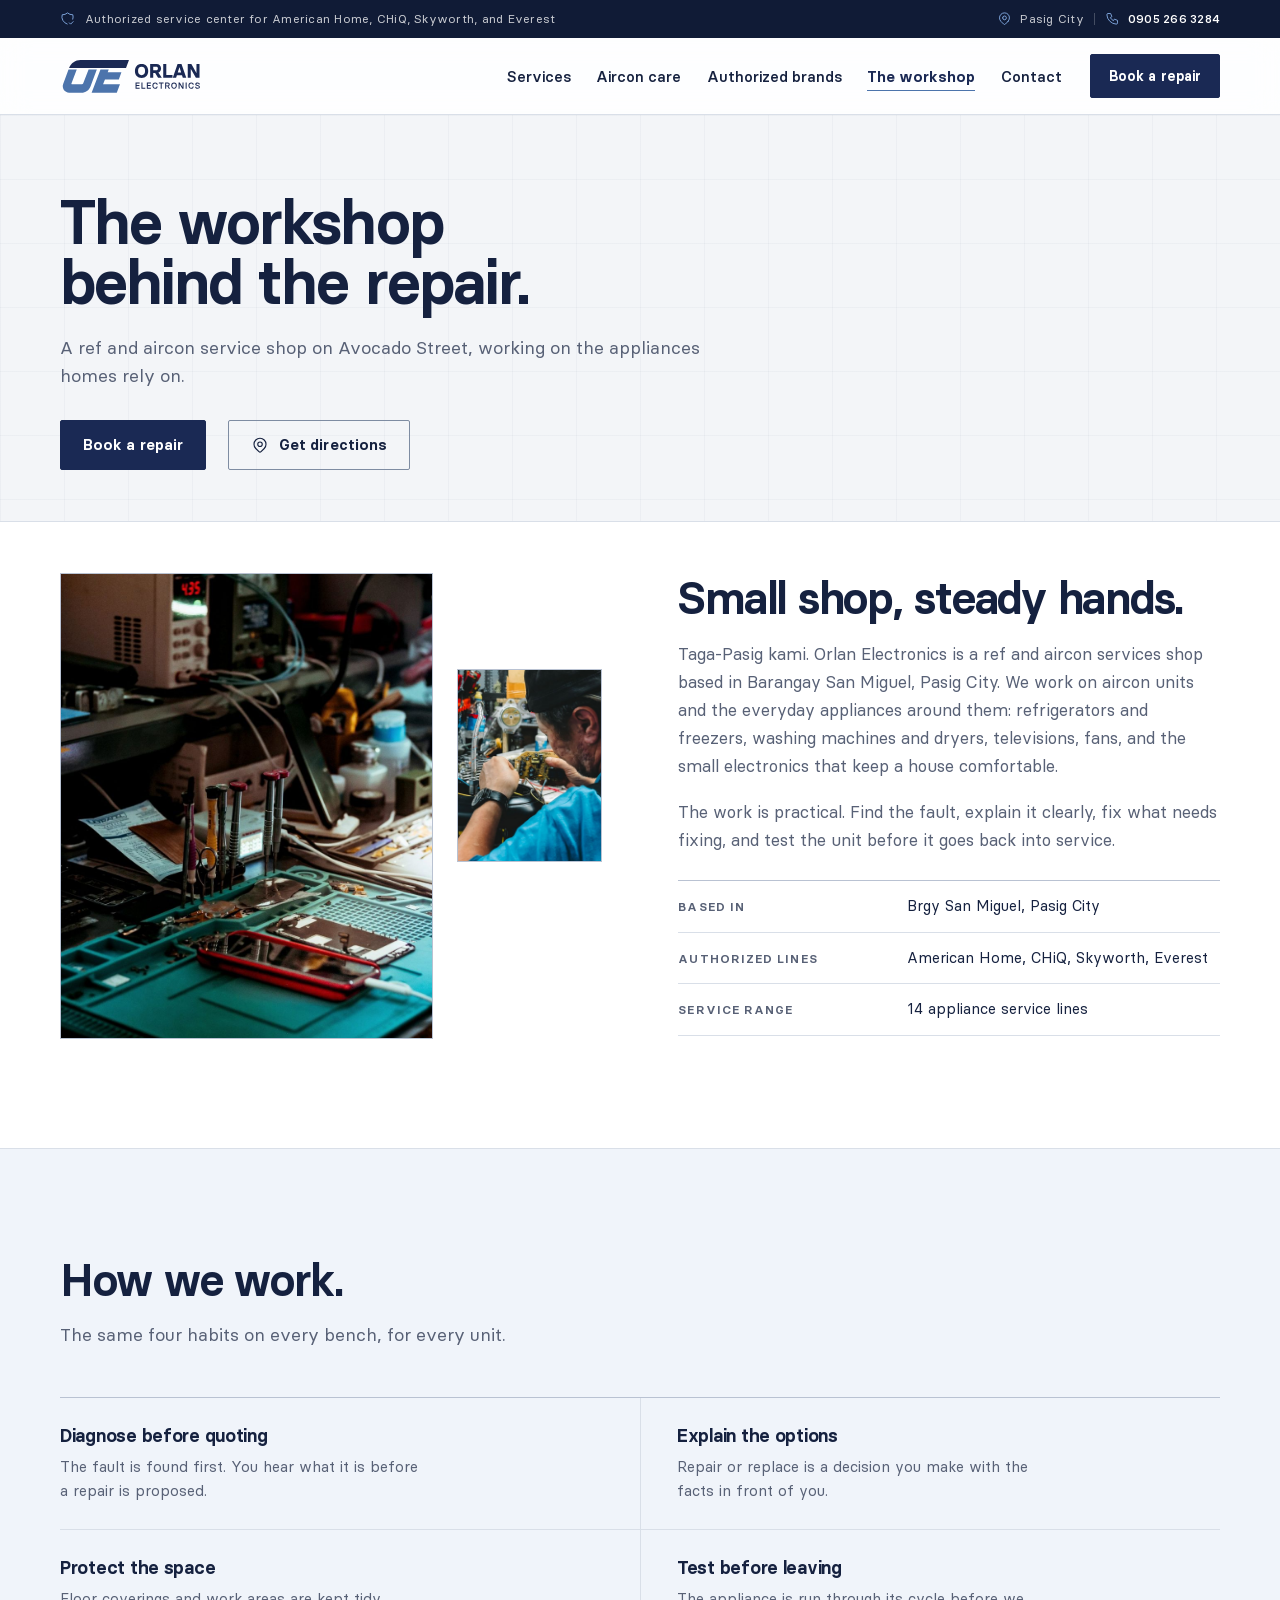
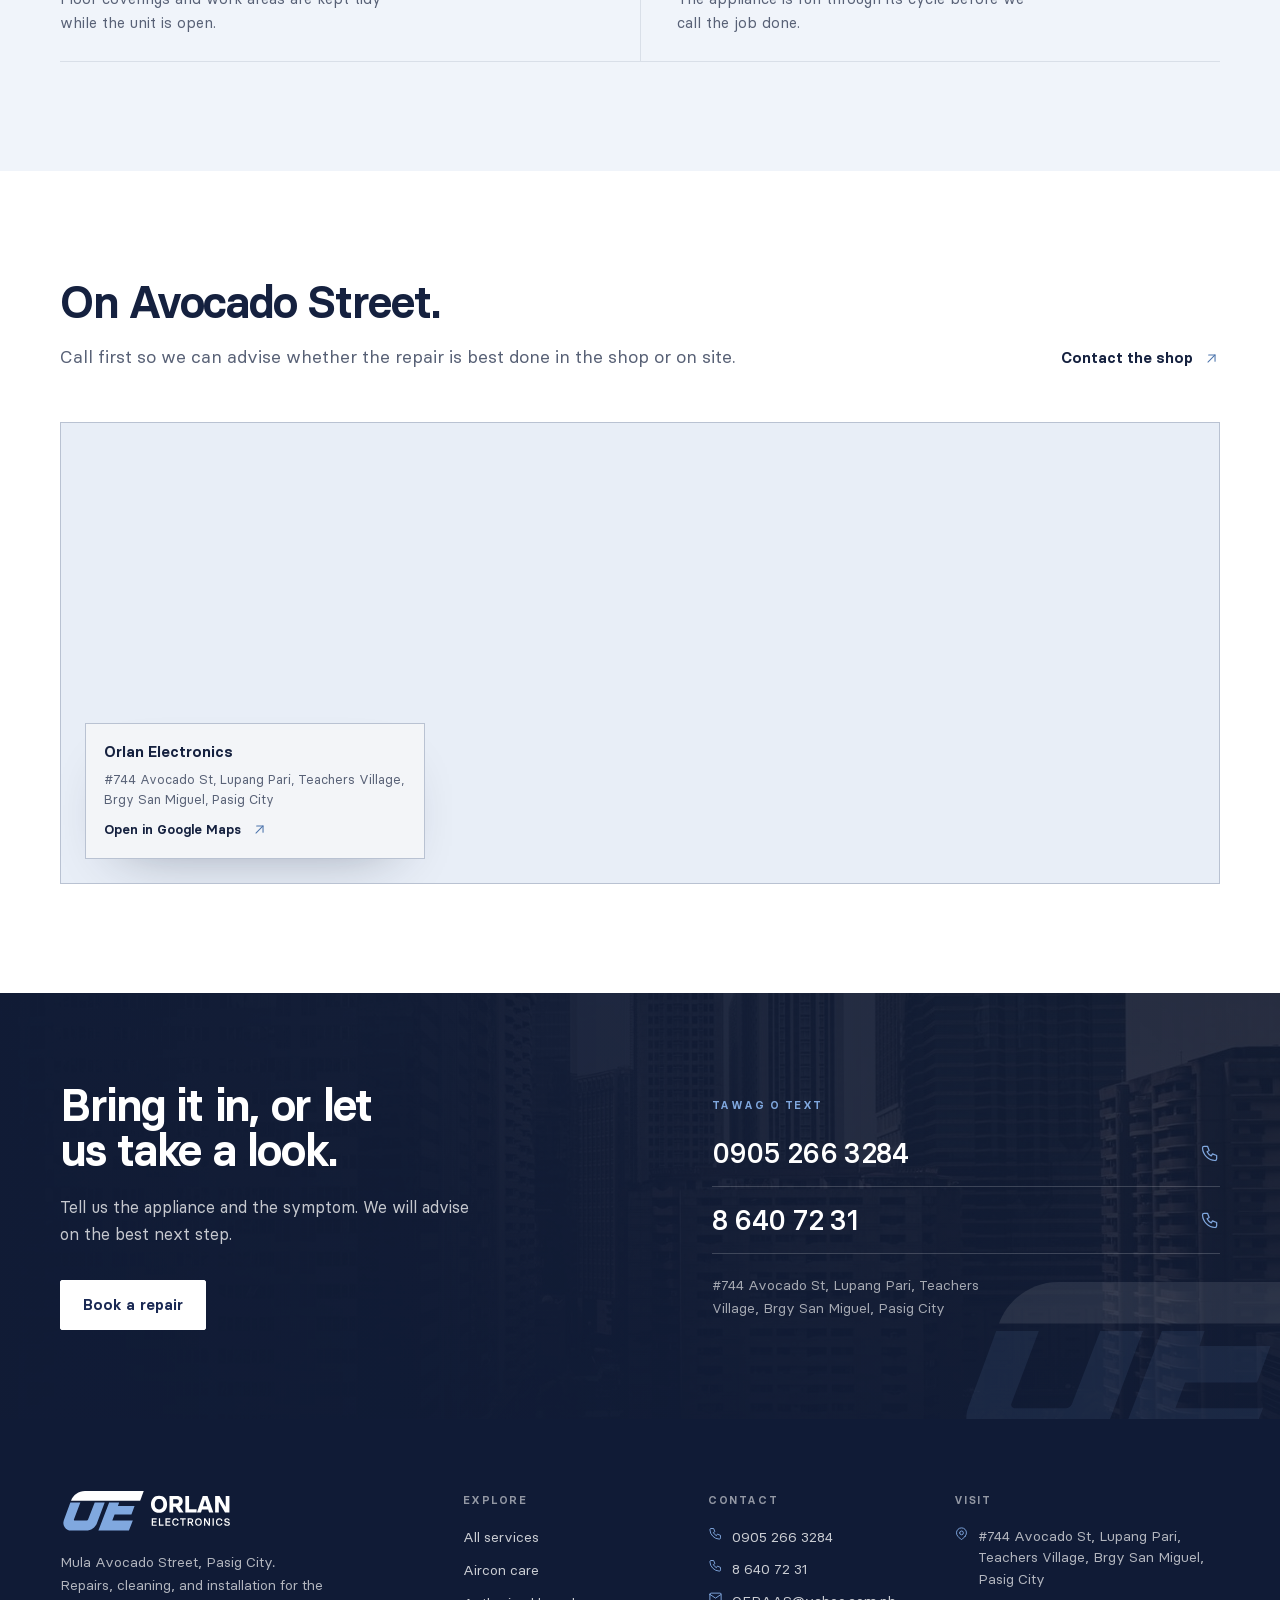
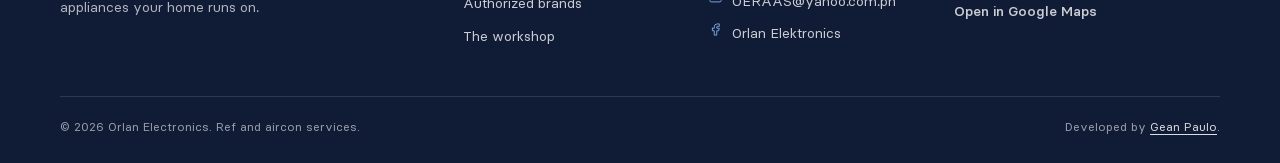
<file: about.html>
<!DOCTYPE html>
<html lang="en">
<head>
  <meta charset="utf-8">
  <meta name="viewport" content="width=device-width, initial-scale=1">
  <title>About Our Pasig Workshop | Orlan Electronics</title>
  <meta name="description" content="Orlan Electronics is a ref and aircon service shop in Barangay San Miguel, Pasig City, repairing aircon units and everyday home appliances.">
  <meta name="theme-color" content="#1A2954">
  <link rel="icon" href="assets/favicon.svg" type="image/svg+xml">
  <link rel="apple-touch-icon" href="assets/apple-touch-icon.png">
  <link rel="preload" href="assets/fonts/BasierSquare-SemiBold.woff2" as="font" type="font/woff2" crossorigin>
  <link rel="preload" href="assets/fonts/BasierCircle-Regular.woff2" as="font" type="font/woff2" crossorigin>
  <link rel="stylesheet" href="assets/css/styles.css">
  <noscript>
    <style>
      .mobile-menu{position:static;visibility:visible;opacity:1;transform:none;min-height:0;max-height:none;box-shadow:none;border-top:1px solid var(--line);padding-top:16px}
      .menu-toggle{display:none!important}
      .mobile-menu .btn{display:none}
      .filter-bar{display:none}
    </style>
  </noscript>
  <meta property="og:type" content="website">
  <meta property="og:title" content="About Our Pasig Workshop | Orlan Electronics">
  <meta property="og:description" content="A ref and aircon service shop in Barangay San Miguel, Pasig City.">
  <meta property="og:image" content="assets/img/og-image.jpg">
  <meta property="og:image:alt" content="Orlan Electronics, aircon and appliance repair in Pasig City">
  <meta property="og:site_name" content="Orlan Electronics">
  <meta property="og:image:width" content="1200">
  <meta property="og:image:height" content="630">
  <meta name="twitter:card" content="summary_large_image">
  <meta name="twitter:image" content="assets/img/og-image.jpg">
  <script>document.documentElement.classList.add('js');</script>
</head>
<body>
  <a class="skip-link" href="#main">Skip to content</a>
  <svg xmlns="http://www.w3.org/2000/svg" aria-hidden="true" width="0" height="0" style="position:absolute;width:0;height:0;overflow:hidden">
  <symbol id="i-air-conditioning" viewBox="0 0 24 24" fill="none" stroke="currentColor" stroke-width="1.5" stroke-linecap="round" stroke-linejoin="round">
    <path d="M8 16a3 3 0 0 1 -3 3" />
    <path d="M16 16a3 3 0 0 0 3 3" />
    <path d="M12 16v4" />
    <path d="M3 5m0 2a2 2 0 0 1 2 -2h14a2 2 0 0 1 2 2v4a2 2 0 0 1 -2 2h-14a2 2 0 0 1 -2 -2z" />
    <path d="M7 13v-3a1 1 0 0 1 1 -1h8a1 1 0 0 1 1 1v3" />
  </symbol>
  <symbol id="i-alert-triangle" viewBox="0 0 24 24" fill="none" stroke="currentColor" stroke-width="1.5" stroke-linecap="round" stroke-linejoin="round">
    <path d="M12 9v4" />
    <path d="M10.363 3.591l-8.106 13.534a1.914 1.914 0 0 0 1.636 2.871h16.214a1.914 1.914 0 0 0 1.636 -2.87l-8.106 -13.536a1.914 1.914 0 0 0 -3.274 0z" />
    <path d="M12 16h.01" />
  </symbol>
  <symbol id="i-arrow-left" viewBox="0 0 24 24" fill="none" stroke="currentColor" stroke-width="1.5" stroke-linecap="round" stroke-linejoin="round">
    <path d="M5 12l14 0" />
    <path d="M5 12l6 6" />
    <path d="M5 12l6 -6" />
  </symbol>
  <symbol id="i-arrow-right" viewBox="0 0 24 24" fill="none" stroke="currentColor" stroke-width="1.5" stroke-linecap="round" stroke-linejoin="round">
    <path d="M5 12l14 0" />
    <path d="M13 18l6 -6" />
    <path d="M13 6l6 6" />
  </symbol>
  <symbol id="i-arrow-up-right" viewBox="0 0 24 24" fill="none" stroke="currentColor" stroke-width="1.5" stroke-linecap="round" stroke-linejoin="round">
    <path d="M17 7l-10 10" />
    <path d="M8 7l9 0l0 9" />
  </symbol>
  <symbol id="i-brand-facebook" viewBox="0 0 24 24" fill="none" stroke="currentColor" stroke-width="1.5" stroke-linecap="round" stroke-linejoin="round">
    <path d="M7 10v4h3v7h4v-7h3l1 -4h-4v-2a1 1 0 0 1 1 -1h3v-4h-3a5 5 0 0 0 -5 5v2h-3" />
  </symbol>
  <symbol id="i-brand-messenger" viewBox="0 0 24 24" fill="none" stroke="currentColor" stroke-width="1.5" stroke-linecap="round" stroke-linejoin="round">
    <path d="M3 20l1.3 -3.9a9 8 0 1 1 3.4 2.9l-4.7 1" />
    <path d="M8 13l3 -2l2 2l3 -2" />
  </symbol>
  <symbol id="i-building-store" viewBox="0 0 24 24" fill="none" stroke="currentColor" stroke-width="1.5" stroke-linecap="round" stroke-linejoin="round">
    <path d="M3 21l18 0" />
    <path d="M3 7v1a3 3 0 0 0 6 0v-1m0 1a3 3 0 0 0 6 0v-1m0 1a3 3 0 0 0 6 0v-1h-18l2 -4h14l2 4" />
    <path d="M5 21l0 -10.15" />
    <path d="M19 21l0 -10.15" />
    <path d="M9 21v-4a2 2 0 0 1 2 -2h2a2 2 0 0 1 2 2v4" />
  </symbol>
  <symbol id="i-calendar" viewBox="0 0 24 24" fill="none" stroke="currentColor" stroke-width="1.5" stroke-linecap="round" stroke-linejoin="round">
    <path d="M4 7a2 2 0 0 1 2 -2h12a2 2 0 0 1 2 2v12a2 2 0 0 1 -2 2h-12a2 2 0 0 1 -2 -2v-12z" />
    <path d="M16 3v4" />
    <path d="M8 3v4" />
    <path d="M4 11h16" />
    <path d="M11 15h1" />
    <path d="M12 15v3" />
  </symbol>
  <symbol id="i-check" viewBox="0 0 24 24" fill="none" stroke="currentColor" stroke-width="1.5" stroke-linecap="round" stroke-linejoin="round">
    <path d="M5 12l5 5l10 -10" />
  </symbol>
  <symbol id="i-circle-check" viewBox="0 0 24 24" fill="none" stroke="currentColor" stroke-width="1.5" stroke-linecap="round" stroke-linejoin="round">
    <path d="M12 12m-9 0a9 9 0 1 0 18 0a9 9 0 1 0 -18 0" />
    <path d="M9 12l2 2l4 -4" />
  </symbol>
  <symbol id="i-clock" viewBox="0 0 24 24" fill="none" stroke="currentColor" stroke-width="1.5" stroke-linecap="round" stroke-linejoin="round">
    <path d="M3 12a9 9 0 1 0 18 0a9 9 0 0 0 -18 0" />
    <path d="M12 7v5l3 3" />
  </symbol>
  <symbol id="i-cooker" viewBox="0 0 24 24" fill="none" stroke="currentColor" stroke-width="1.5" stroke-linecap="round" stroke-linejoin="round">
    <path d="M12 7h.01" />
    <path d="M15 7h.01" />
    <path d="M9 7h.01" />
    <path d="M5 3m0 2a2 2 0 0 1 2 -2h10a2 2 0 0 1 2 2v14a2 2 0 0 1 -2 2h-10a2 2 0 0 1 -2 -2z" />
    <path d="M9 15h6" />
    <path d="M5 11h14" />
  </symbol>
  <symbol id="i-device-tv" viewBox="0 0 24 24" fill="none" stroke="currentColor" stroke-width="1.5" stroke-linecap="round" stroke-linejoin="round">
    <path d="M3 7m0 2a2 2 0 0 1 2 -2h14a2 2 0 0 1 2 2v9a2 2 0 0 1 -2 2h-14a2 2 0 0 1 -2 -2z" />
    <path d="M16 3l-4 4l-4 -4" />
  </symbol>
  <symbol id="i-droplet" viewBox="0 0 24 24" fill="none" stroke="currentColor" stroke-width="1.5" stroke-linecap="round" stroke-linejoin="round">
    <path d="M7.502 19.423c2.602 2.105 6.395 2.105 8.996 0c2.602 -2.105 3.262 -5.708 1.566 -8.546l-4.89 -7.26c-.42 -.625 -1.287 -.803 -1.936 -.397a1.376 1.376 0 0 0 -.41 .397l-4.893 7.26c-1.695 2.838 -1.035 6.441 1.567 8.546z" />
  </symbol>
  <symbol id="i-external-link" viewBox="0 0 24 24" fill="none" stroke="currentColor" stroke-width="1.5" stroke-linecap="round" stroke-linejoin="round">
    <path d="M12 6h-6a2 2 0 0 0 -2 2v10a2 2 0 0 0 2 2h10a2 2 0 0 0 2 -2v-6" />
    <path d="M11 13l9 -9" />
    <path d="M15 4h5v5" />
  </symbol>
  <symbol id="i-fridge" viewBox="0 0 24 24" fill="none" stroke="currentColor" stroke-width="1.5" stroke-linecap="round" stroke-linejoin="round">
    <path d="M5 3m0 2a2 2 0 0 1 2 -2h10a2 2 0 0 1 2 2v14a2 2 0 0 1 -2 2h-10a2 2 0 0 1 -2 -2z" />
    <path d="M5 10h14" />
    <path d="M9 13v3" />
    <path d="M9 6v1" />
  </symbol>
  <symbol id="i-home" viewBox="0 0 24 24" fill="none" stroke="currentColor" stroke-width="1.5" stroke-linecap="round" stroke-linejoin="round">
    <path d="M5 12l-2 0l9 -9l9 9l-2 0" />
    <path d="M5 12v7a2 2 0 0 0 2 2h10a2 2 0 0 0 2 -2v-7" />
    <path d="M9 21v-6a2 2 0 0 1 2 -2h2a2 2 0 0 1 2 2v6" />
  </symbol>
  <symbol id="i-ironing" viewBox="0 0 24 24" fill="none" stroke="currentColor" stroke-width="1.5" stroke-linecap="round" stroke-linejoin="round">
    <path d="M9 6h7.459a3 3 0 0 1 2.959 2.507l.577 3.464l.81 4.865a1 1 0 0 1 -.985 1.164h-16.82a7 7 0 0 1 7 -7h9.8" />
  </symbol>
  <symbol id="i-mail" viewBox="0 0 24 24" fill="none" stroke="currentColor" stroke-width="1.5" stroke-linecap="round" stroke-linejoin="round">
    <path d="M3 7a2 2 0 0 1 2 -2h14a2 2 0 0 1 2 2v10a2 2 0 0 1 -2 2h-14a2 2 0 0 1 -2 -2v-10z" />
    <path d="M3 7l9 6l9 -6" />
  </symbol>
  <symbol id="i-map-pin" viewBox="0 0 24 24" fill="none" stroke="currentColor" stroke-width="1.5" stroke-linecap="round" stroke-linejoin="round">
    <path d="M9 11a3 3 0 1 0 6 0a3 3 0 0 0 -6 0" />
    <path d="M17.657 16.657l-4.243 4.243a2 2 0 0 1 -2.827 0l-4.244 -4.243a8 8 0 1 1 11.314 0z" />
  </symbol>
  <symbol id="i-message-circle" viewBox="0 0 24 24" fill="none" stroke="currentColor" stroke-width="1.5" stroke-linecap="round" stroke-linejoin="round">
    <path d="M3 20l1.3 -3.9c-2.324 -3.437 -1.426 -7.872 2.1 -10.374c3.526 -2.501 8.59 -2.296 11.845 .48c3.255 2.777 3.695 7.266 1.029 10.501c-2.666 3.235 -7.615 4.215 -11.574 2.293l-4.7 1" />
  </symbol>
  <symbol id="i-microwave" viewBox="0 0 24 24" fill="none" stroke="currentColor" stroke-width="1.5" stroke-linecap="round" stroke-linejoin="round">
    <path d="M3 6m0 1a1 1 0 0 1 1 -1h16a1 1 0 0 1 1 1v10a1 1 0 0 1 -1 1h-16a1 1 0 0 1 -1 -1z" />
    <path d="M15 6v12" />
    <path d="M18 12h.01" />
    <path d="M18 15h.01" />
    <path d="M18 9h.01" />
    <path d="M6.5 10.5c1 -.667 1.5 -.667 2.5 0c.833 .347 1.667 .926 2.5 0" />
    <path d="M6.5 13.5c1 -.667 1.5 -.667 2.5 0c.833 .347 1.667 .926 2.5 0" />
  </symbol>
  <symbol id="i-minus" viewBox="0 0 24 24" fill="none" stroke="currentColor" stroke-width="1.5" stroke-linecap="round" stroke-linejoin="round">
    <path d="M5 12l14 0" />
  </symbol>
  <symbol id="i-phone-call" viewBox="0 0 24 24" fill="none" stroke="currentColor" stroke-width="1.5" stroke-linecap="round" stroke-linejoin="round">
    <path d="M5 4h4l2 5l-2.5 1.5a11 11 0 0 0 5 5l1.5 -2.5l5 2v4a2 2 0 0 1 -2 2a16 16 0 0 1 -15 -15a2 2 0 0 1 2 -2" />
    <path d="M15 7a2 2 0 0 1 2 2" />
    <path d="M15 3a6 6 0 0 1 6 6" />
  </symbol>
  <symbol id="i-phone" viewBox="0 0 24 24" fill="none" stroke="currentColor" stroke-width="1.5" stroke-linecap="round" stroke-linejoin="round">
    <path d="M5 4h4l2 5l-2.5 1.5a11 11 0 0 0 5 5l1.5 -2.5l5 2v4a2 2 0 0 1 -2 2a16 16 0 0 1 -15 -15a2 2 0 0 1 2 -2" />
  </symbol>
  <symbol id="i-plug-connected" viewBox="0 0 24 24" fill="none" stroke="currentColor" stroke-width="1.5" stroke-linecap="round" stroke-linejoin="round">
    <path d="M7 12l5 5l-1.5 1.5a3.536 3.536 0 1 1 -5 -5l1.5 -1.5z" />
    <path d="M17 12l-5 -5l1.5 -1.5a3.536 3.536 0 1 1 5 5l-1.5 1.5z" />
    <path d="M3 21l2.5 -2.5" />
    <path d="M18.5 5.5l2.5 -2.5" />
    <path d="M10 11l-2 2" />
    <path d="M13 14l-2 2" />
  </symbol>
  <symbol id="i-plug" viewBox="0 0 24 24" fill="none" stroke="currentColor" stroke-width="1.5" stroke-linecap="round" stroke-linejoin="round">
    <path d="M9.785 6l8.215 8.215l-2.054 2.054a5.81 5.81 0 1 1 -8.215 -8.215l2.054 -2.054z" />
    <path d="M4 20l3.5 -3.5" />
    <path d="M15 4l-3.5 3.5" />
    <path d="M20 9l-3.5 3.5" />
  </symbol>
  <symbol id="i-plus" viewBox="0 0 24 24" fill="none" stroke="currentColor" stroke-width="1.5" stroke-linecap="round" stroke-linejoin="round">
    <path d="M12 5l0 14" />
    <path d="M5 12l14 0" />
  </symbol>
  <symbol id="i-propeller" viewBox="0 0 24 24" fill="none" stroke="currentColor" stroke-width="1.5" stroke-linecap="round" stroke-linejoin="round">
    <path d="M12 13m-3 0a3 3 0 1 0 6 0a3 3 0 1 0 -6 0" />
    <path d="M14.167 10.5c.722 -1.538 1.156 -3.043 1.303 -4.514c.22 -1.63 -.762 -2.986 -3.47 -2.986s-3.69 1.357 -3.47 2.986c.147 1.471 .581 2.976 1.303 4.514" />
    <path d="M13.169 16.751c.97 1.395 2.057 2.523 3.257 3.386c1.3 1 2.967 .833 4.321 -1.512c1.354 -2.345 .67 -3.874 -.85 -4.498c-1.348 -.608 -2.868 -.985 -4.562 -1.128" />
    <path d="M8.664 13c-1.693 .143 -3.213 .52 -4.56 1.128c-1.522 .623 -2.206 2.153 -.852 4.498s3.02 2.517 4.321 1.512c1.2 -.863 2.287 -1.991 3.258 -3.386" />
  </symbol>
  <symbol id="i-send" viewBox="0 0 24 24" fill="none" stroke="currentColor" stroke-width="1.5" stroke-linecap="round" stroke-linejoin="round">
    <path d="M10 14l11 -11" />
    <path d="M21 3l-6.5 18a.55 .55 0 0 1 -1 0l-3.5 -7l-7 -3.5a.55 .55 0 0 1 0 -1l18 -6.5" />
  </symbol>
  <symbol id="i-settings" viewBox="0 0 24 24" fill="none" stroke="currentColor" stroke-width="1.5" stroke-linecap="round" stroke-linejoin="round">
    <path d="M10.325 4.317c.426 -1.756 2.924 -1.756 3.35 0a1.724 1.724 0 0 0 2.573 1.066c1.543 -.94 3.31 .826 2.37 2.37a1.724 1.724 0 0 0 1.065 2.572c1.756 .426 1.756 2.924 0 3.35a1.724 1.724 0 0 0 -1.066 2.573c.94 1.543 -.826 3.31 -2.37 2.37a1.724 1.724 0 0 0 -2.572 1.065c-.426 1.756 -2.924 1.756 -3.35 0a1.724 1.724 0 0 0 -2.573 -1.066c-1.543 .94 -3.31 -.826 -2.37 -2.37a1.724 1.724 0 0 0 -1.065 -2.572c-1.756 -.426 -1.756 -2.924 0 -3.35a1.724 1.724 0 0 0 1.066 -2.573c-.94 -1.543 .826 -3.31 2.37 -2.37c1 .608 2.296 .07 2.572 -1.065z" />
    <path d="M9 12a3 3 0 1 0 6 0a3 3 0 0 0 -6 0" />
  </symbol>
  <symbol id="i-shield-check" viewBox="0 0 24 24" fill="none" stroke="currentColor" stroke-width="1.5" stroke-linecap="round" stroke-linejoin="round">
    <path d="M11.46 20.846a12 12 0 0 1 -7.96 -14.846a12 12 0 0 0 8.5 -3a12 12 0 0 0 8.5 3a12 12 0 0 1 -.09 7.06" />
    <path d="M15 19l2 2l4 -4" />
  </symbol>
  <symbol id="i-snowflake" viewBox="0 0 24 24" fill="none" stroke="currentColor" stroke-width="1.5" stroke-linecap="round" stroke-linejoin="round">
    <path d="M10 4l2 1l2 -1" />
    <path d="M12 2v6.5l3 1.72" />
    <path d="M17.928 6.268l.134 2.232l1.866 1.232" />
    <path d="M20.66 7l-5.629 3.25l.01 3.458" />
    <path d="M19.928 14.268l-1.866 1.232l-.134 2.232" />
    <path d="M20.66 17l-5.629 -3.25l-2.99 1.738" />
    <path d="M14 20l-2 -1l-2 1" />
    <path d="M12 22v-6.5l-3 -1.72" />
    <path d="M6.072 17.732l-.134 -2.232l-1.866 -1.232" />
    <path d="M3.34 17l5.629 -3.25l-.01 -3.458" />
    <path d="M4.072 9.732l1.866 -1.232l.134 -2.232" />
    <path d="M3.34 7l5.629 3.25l2.99 -1.738" />
  </symbol>
  <symbol id="i-thermometer" viewBox="0 0 24 24" fill="none" stroke="currentColor" stroke-width="1.5" stroke-linecap="round" stroke-linejoin="round">
    <path d="M19 5a2.828 2.828 0 0 1 0 4l-8 8h-4v-4l8 -8a2.828 2.828 0 0 1 4 0z" />
    <path d="M16 7l-1.5 -1.5" />
    <path d="M13 10l-1.5 -1.5" />
    <path d="M10 13l-1.5 -1.5" />
    <path d="M7 17l-3 3" />
  </symbol>
  <symbol id="i-tool" viewBox="0 0 24 24" fill="none" stroke="currentColor" stroke-width="1.5" stroke-linecap="round" stroke-linejoin="round">
    <path d="M7 10h3v-3l-3.5 -3.5a6 6 0 0 1 8 8l6 6a2 2 0 0 1 -3 3l-6 -6a6 6 0 0 1 -8 -8l3.5 3.5" />
  </symbol>
  <symbol id="i-tools" viewBox="0 0 24 24" fill="none" stroke="currentColor" stroke-width="1.5" stroke-linecap="round" stroke-linejoin="round">
    <path d="M3 21h4l13 -13a1.5 1.5 0 0 0 -4 -4l-13 13v4" />
    <path d="M14.5 5.5l4 4" />
    <path d="M12 8l-5 -5l-4 4l5 5" />
    <path d="M7 8l-1.5 1.5" />
    <path d="M16 12l5 5l-4 4l-5 -5" />
    <path d="M16 17l-1.5 1.5" />
  </symbol>
  <symbol id="i-wash-machine" viewBox="0 0 24 24" fill="none" stroke="currentColor" stroke-width="1.5" stroke-linecap="round" stroke-linejoin="round">
    <path d="M5 3m0 2a2 2 0 0 1 2 -2h10a2 2 0 0 1 2 2v14a2 2 0 0 1 -2 2h-10a2 2 0 0 1 -2 -2z" />
    <path d="M12 14m-4 0a4 4 0 1 0 8 0a4 4 0 1 0 -8 0" />
    <path d="M8 6h.01" />
    <path d="M11 6h.01" />
    <path d="M14 6h2" />
    <path d="M8 14c1.333 -.667 2.667 -.667 4 0c1.333 .667 2.667 .667 4 0" />
  </symbol>
  <symbol id="i-wind" viewBox="0 0 24 24" fill="none" stroke="currentColor" stroke-width="1.5" stroke-linecap="round" stroke-linejoin="round">
    <path d="M5 8h8.5a2.5 2.5 0 1 0 -2.34 -3.24" />
    <path d="M3 12h15.5a2.5 2.5 0 1 1 -2.34 3.24" />
    <path d="M4 16h5.5a2.5 2.5 0 1 1 -2.34 3.24" />
  </symbol>
</svg>

  <div class="topbar">
    <div class="container topbar__inner">
      <div class="topbar__creds">
        <svg class="icon" aria-hidden="true"><use href="#i-shield-check"></use></svg>
        <span>Authorized service center for American Home, CHiQ, Skyworth, and Everest</span>
      </div>
      <div class="topbar__contact">
        <span class="topbar__location"><svg class="icon" aria-hidden="true"><use href="#i-map-pin"></use></svg>Pasig City</span>
        <span class="topbar__divider" aria-hidden="true"></span>
        <a href="tel:+639052663284"><svg class="icon" aria-hidden="true"><use href="#i-phone"></use></svg>0905 266 3284</a>
      </div>
    </div>
  </div>

  <header class="header">
    <div class="container header__inner">
      <a class="brand" href="index.html" aria-label="Orlan Electronics home">
        <img src="assets/logo/logo-dark-long.svg" alt="Orlan Electronics" width="438" height="103">
      </a>
      <nav class="nav" aria-label="Primary">
        <a class="nav__link" href="services.html">Services</a>
        <a class="nav__link" href="aircon.html">Aircon care</a>
        <a class="nav__link" href="brands.html">Authorized brands</a>
        <a class="nav__link" href="about.html" aria-current="page">The workshop</a>
        <a class="nav__link" href="contact.html">Contact</a>
      </nav>
      <a class="btn btn--primary header__cta" href="contact.html">Book a repair</a>
      <button class="menu-toggle" type="button" aria-label="Open menu" aria-expanded="false" aria-controls="mobile-menu" data-menu-toggle>
        <span class="menu-toggle__bars" aria-hidden="true"><span></span><span></span></span>
      </button>
    </div>
    <div class="mobile-menu" id="mobile-menu" aria-hidden="true">
      <nav class="mobile-menu__nav" aria-label="Mobile">
        <a href="index.html">Home <svg class="icon" aria-hidden="true"><use href="#i-arrow-right"></use></svg></a>
        <a href="services.html">Services <svg class="icon" aria-hidden="true"><use href="#i-arrow-right"></use></svg></a>
        <a href="aircon.html">Aircon care <svg class="icon" aria-hidden="true"><use href="#i-arrow-right"></use></svg></a>
        <a href="brands.html">Authorized brands <svg class="icon" aria-hidden="true"><use href="#i-arrow-right"></use></svg></a>
        <a href="about.html" aria-current="page">The workshop <svg class="icon" aria-hidden="true"><use href="#i-arrow-right"></use></svg></a>
        <a href="contact.html">Contact <svg class="icon" aria-hidden="true"><use href="#i-arrow-right"></use></svg></a>
      </nav>
      <div class="mobile-menu__contact">
        <a href="tel:+639052663284">0905 266 3284</a><br>
        <a href="mailto:OERAAS@yahoo.com.ph">OERAAS@yahoo.com.ph</a>
        <p>#744 Avocado St, Lupang Pari, Teachers Village, Brgy San Miguel, Pasig City</p>
      </div>
      <a class="btn btn--primary" href="contact.html">Book a repair</a>
    </div>
  </header>

  <main id="main">
    <section class="page-head">
      <div class="container">
        <div class="page-head__inner">
        <h1 class="h1">The workshop behind the repair.</h1>
        <p class="lede page-head__lede">A ref and aircon service shop on Avocado Street, working on the appliances homes rely on.</p>
        <div class="actions page-head__actions">
          <a class="btn btn--primary" href="contact.html">Book a repair</a>
          <a class="btn btn--outline" href="https://www.google.com/maps/search/?api=1&amp;query=744+Avocado+St+San+Miguel+Pasig" target="_blank" rel="noopener"><svg class="icon" aria-hidden="true"><use href="#i-map-pin"></use></svg>Get directions</a>
          </div>
        </div>
      </div>
    </section>

    <section class="section section--white section--after-head">
      <div class="container">
        <div class="split">
          <div class="media-pair" data-reveal>
            <div class="media-pair__main">
              <img src="assets/img/workshop-bench.jpg" alt="An electronics workbench with a circuit board under repair" width="900" height="1200" fetchpriority="high">
            </div>
            <div class="media-pair__side">
              <img src="assets/img/tech-about.jpg" alt="A technician repairing an electronic control board" width="600" height="800" loading="lazy">
            </div>
          </div>
          <div class="split__copy" data-reveal data-reveal-delay="100">
            <h2 class="h2">Small shop, steady hands.</h2>
            <p>Taga-Pasig kami. Orlan Electronics is a ref and aircon services shop based in Barangay San Miguel, Pasig City. We work on aircon units and the everyday appliances around them: refrigerators and freezers, washing machines and dryers, televisions, fans, and the small electronics that keep a house comfortable.</p>
            <p>The work is practical. Find the fault, explain it clearly, fix what needs fixing, and test the unit before it goes back into service.</p>
            <ul class="fact-list">
              <li>
                <span class="fact-list__label">Based in</span>
                <span class="fact-list__value">Brgy San Miguel, Pasig City</span>
              </li>
              <li>
                <span class="fact-list__label">Authorized lines</span>
                <span class="fact-list__value">American Home, CHiQ, Skyworth, Everest</span>
              </li>
              <li>
                <span class="fact-list__label">Service range</span>
                <span class="fact-list__value">14 appliance service lines</span>
              </li>
            </ul>
          </div>
        </div>
      </div>
    </section>

    <section class="section section--tint section--line">
      <div class="container">
        <div data-reveal>
          <h2 class="h2">How we work.</h2>
          <p class="lede intro">The same four habits on every bench, for every unit.</p>
        </div>
        <div class="principles">
          <article class="principle" data-reveal>
            <h3 class="principle__title">Diagnose before quoting</h3>
            <p>The fault is found first. You hear what it is before a repair is proposed.</p>
          </article>
          <article class="principle" data-reveal>
            <h3 class="principle__title">Explain the options</h3>
            <p>Repair or replace is a decision you make with the facts in front of you.</p>
          </article>
          <article class="principle" data-reveal>
            <h3 class="principle__title">Protect the space</h3>
            <p>Floor coverings and work areas are kept tidy while the unit is open.</p>
          </article>
          <article class="principle" data-reveal>
            <h3 class="principle__title">Test before leaving</h3>
            <p>The appliance is run through its cycle before we call the job done.</p>
          </article>
        </div>
      </div>
    </section>

    <section class="section section--white">
      <div class="container">
        <div class="section-head" data-reveal>
          <div class="section-head__text">
            <h2 class="h2">On Avocado Street.</h2>
            <p class="lede intro">Call first so we can advise whether the repair is best done in the shop or on site.</p>
          </div>
          <a class="link-arrow" href="contact.html">Contact the shop <svg class="icon" aria-hidden="true"><use href="#i-arrow-up-right"></use></svg></a>
        </div>
        <div class="map-wrap" data-reveal>
          <iframe src="https://www.google.com/maps?q=744%20Avocado%20St%2C%20San%20Miguel%2C%20Pasig&amp;output=embed" title="Map showing Orlan Electronics on Avocado Street, Pasig City" loading="lazy" referrerpolicy="no-referrer-when-downgrade" allowfullscreen></iframe>
          <div class="map-card">
            <strong>Orlan Electronics</strong>
            <p>#744 Avocado St, Lupang Pari, Teachers Village, Brgy San Miguel, Pasig City</p>
            <a class="link-arrow" href="https://www.google.com/maps/search/?api=1&amp;query=744+Avocado+St+San+Miguel+Pasig" target="_blank" rel="noopener">Open in Google Maps <svg class="icon" aria-hidden="true"><use href="#i-arrow-up-right"></use></svg></a>
          </div>
        </div>
      </div>
    </section>

    <section class="cta-band on-dark">
      <div class="cta-band__bg" aria-hidden="true"><img src="assets/img/pasig-skyline.jpg" alt="" width="1500" height="844" loading="lazy"></div>
      <img class="cta-band__mark" src="assets/logo/mark-light.svg" alt="" aria-hidden="true" width="216" height="103">
      <div class="container cta-band__inner">
        <div class="cta-band__copy">
          <h2 class="h2">Bring it in, or let us take a look.</h2>
          <p>Tell us the appliance and the symptom. We will advise on the best next step.</p>
          <div class="actions cta-band__actions">
            <a class="btn btn--light" href="contact.html">Book a repair</a>
          </div>
        </div>
        <div class="cta-band__contact">
          <p class="cta-label">Tawag o text</p>
          <a class="cta-phone" href="tel:+639052663284">0905 266 3284 <svg class="icon" aria-hidden="true"><use href="#i-phone"></use></svg></a>
          <a class="cta-phone" href="tel:+63286407231">8 640 72 31 <svg class="icon" aria-hidden="true"><use href="#i-phone"></use></svg></a>
          <p class="cta-address">#744 Avocado St, Lupang Pari, Teachers Village, Brgy San Miguel, Pasig City</p>
        </div>
      </div>
    </section>
  </main>

  <footer class="footer">
    <div class="container">
      <div class="footer__top">
        <div class="footer__brand">
          <img src="assets/logo/logo-light-long.svg" alt="Orlan Electronics" width="438" height="103">
          <p>Mula Avocado Street, Pasig City. Repairs, cleaning, and installation for the appliances your home runs on.</p>
        </div>
        <div>
          <h2 class="footer__title">Explore</h2>
          <div class="footer__links">
            <a href="services.html">All services</a>
            <a href="aircon.html">Aircon care</a>
            <a href="brands.html">Authorized brands</a>
            <a href="about.html">The workshop</a>
          </div>
        </div>
        <div>
          <h2 class="footer__title">Contact</h2>
          <div class="footer__contact">
            <div class="footer__contact-row">
              <svg class="icon" aria-hidden="true"><use href="#i-phone"></use></svg>
              <a href="tel:+639052663284">0905 266 3284</a>
            </div>
            <div class="footer__contact-row">
              <svg class="icon" aria-hidden="true"><use href="#i-phone"></use></svg>
              <a href="tel:+63286407231">8 640 72 31</a>
            </div>
            <div class="footer__contact-row">
              <svg class="icon" aria-hidden="true"><use href="#i-mail"></use></svg>
              <a href="mailto:OERAAS@yahoo.com.ph">OERAAS@yahoo.com.ph</a>
            </div>
            <div class="footer__contact-row">
              <svg class="icon" aria-hidden="true"><use href="#i-brand-facebook"></use></svg>
              <a href="https://www.facebook.com/search/top?q=Orlan%20Elektronics" target="_blank" rel="noopener">Orlan Elektronics</a>
            </div>
          </div>
        </div>
        <div>
          <h2 class="footer__title">Visit</h2>
          <div class="footer__contact">
            <div class="footer__contact-row">
              <svg class="icon" aria-hidden="true"><use href="#i-map-pin"></use></svg>
              <p>#744 Avocado St, Lupang Pari, Teachers Village, Brgy San Miguel, Pasig City</p>
            </div>
            <a class="text-link" href="https://www.google.com/maps/search/?api=1&amp;query=744+Avocado+St+San+Miguel+Pasig" target="_blank" rel="noopener">Open in Google Maps</a>
          </div>
        </div>
      </div>
      <div class="footer__bottom">
        <p>&copy; <span data-year>2026</span> Orlan Electronics. Ref and aircon services.</p>
        <p>Developed by <a href="https://geanpaulo.com" target="_blank" rel="noopener">Gean Paulo</a>.</p>
      </div>
    </div>
  </footer>

  <script src="assets/js/main.js" defer></script>
</body>
</html>
</file>
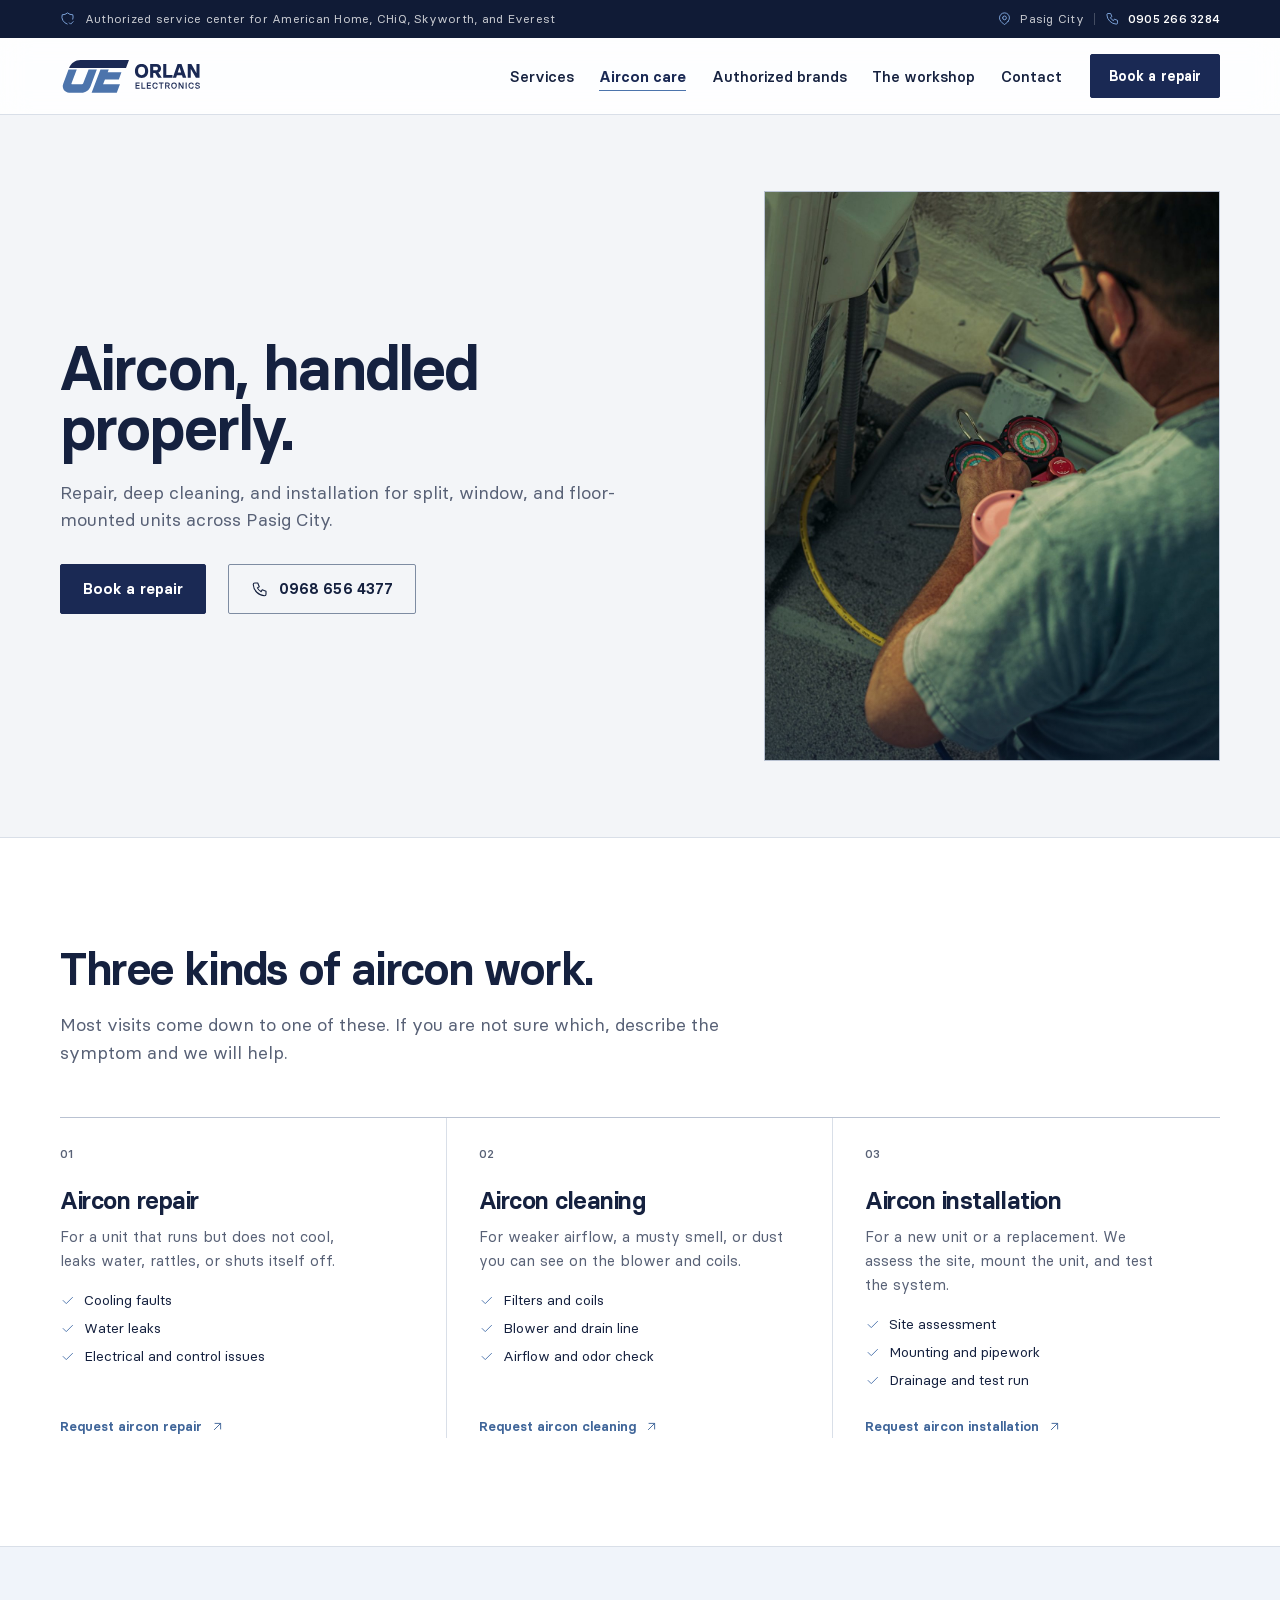
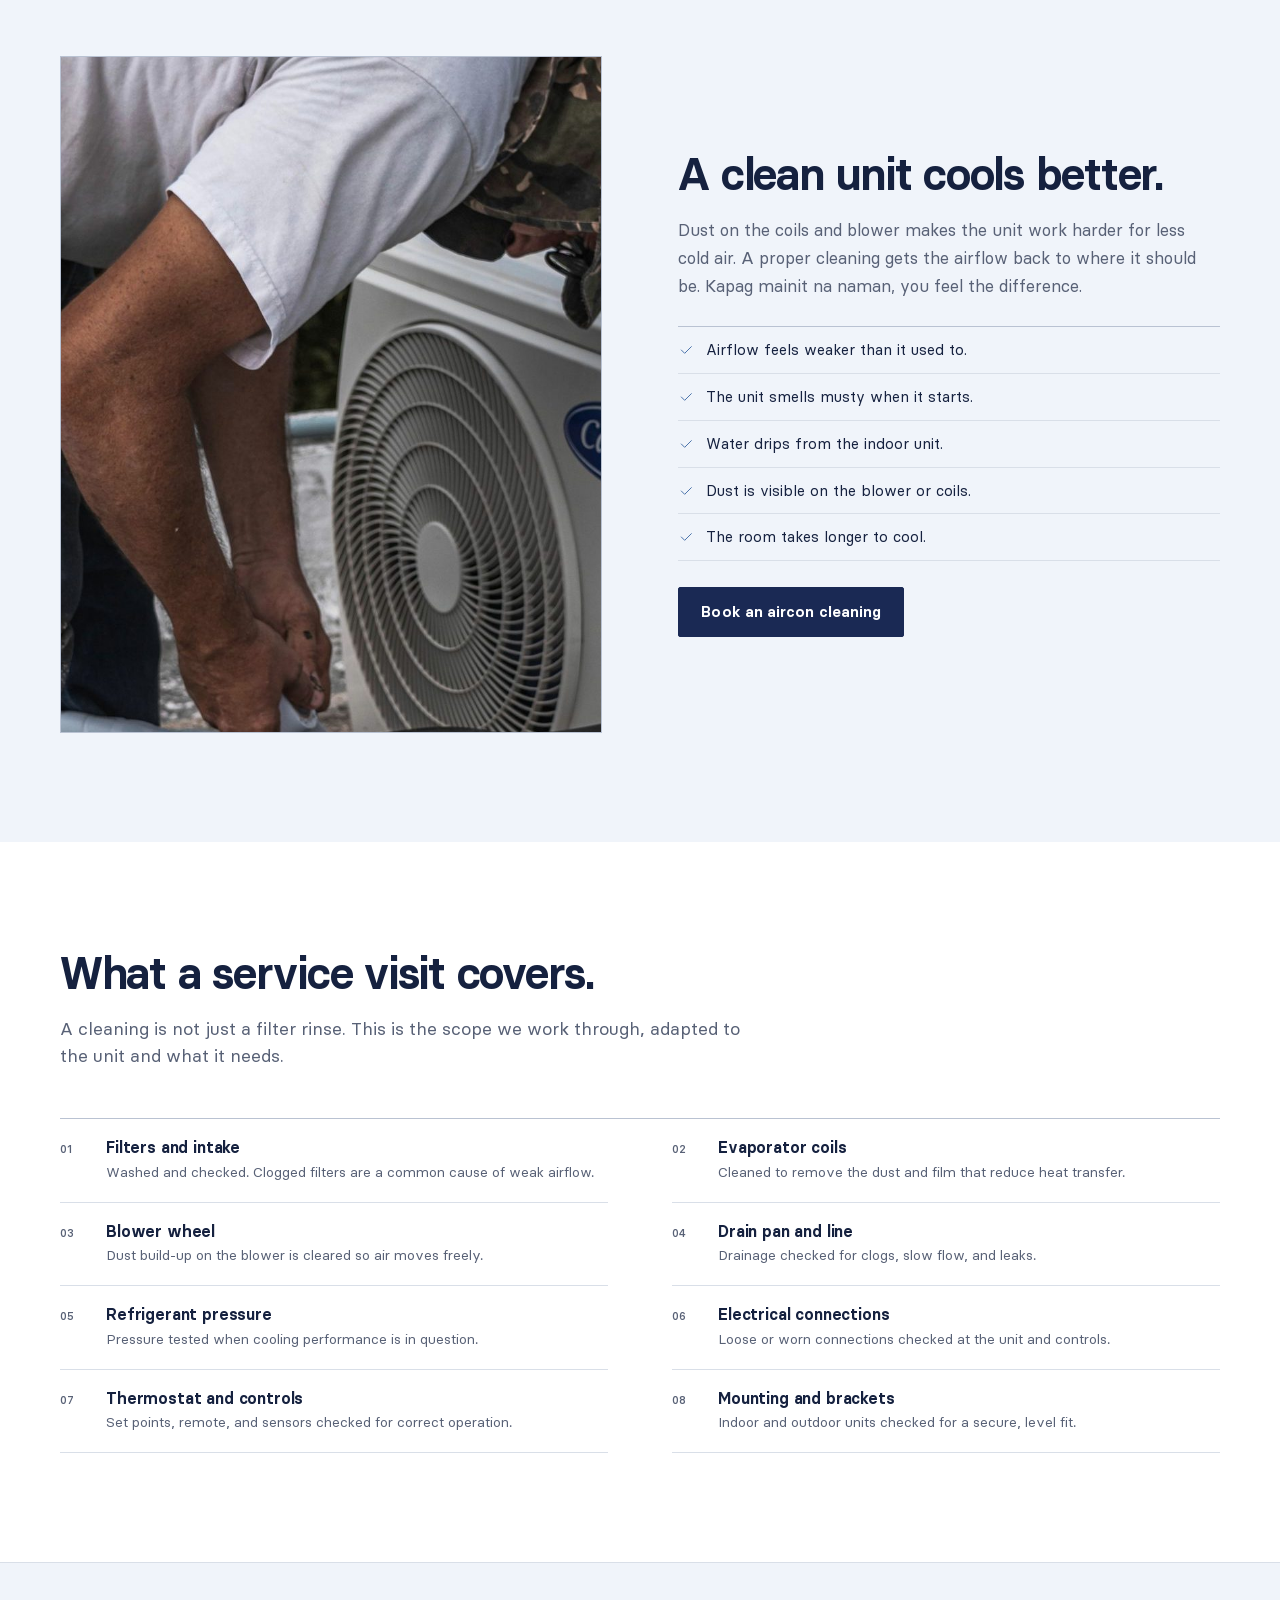
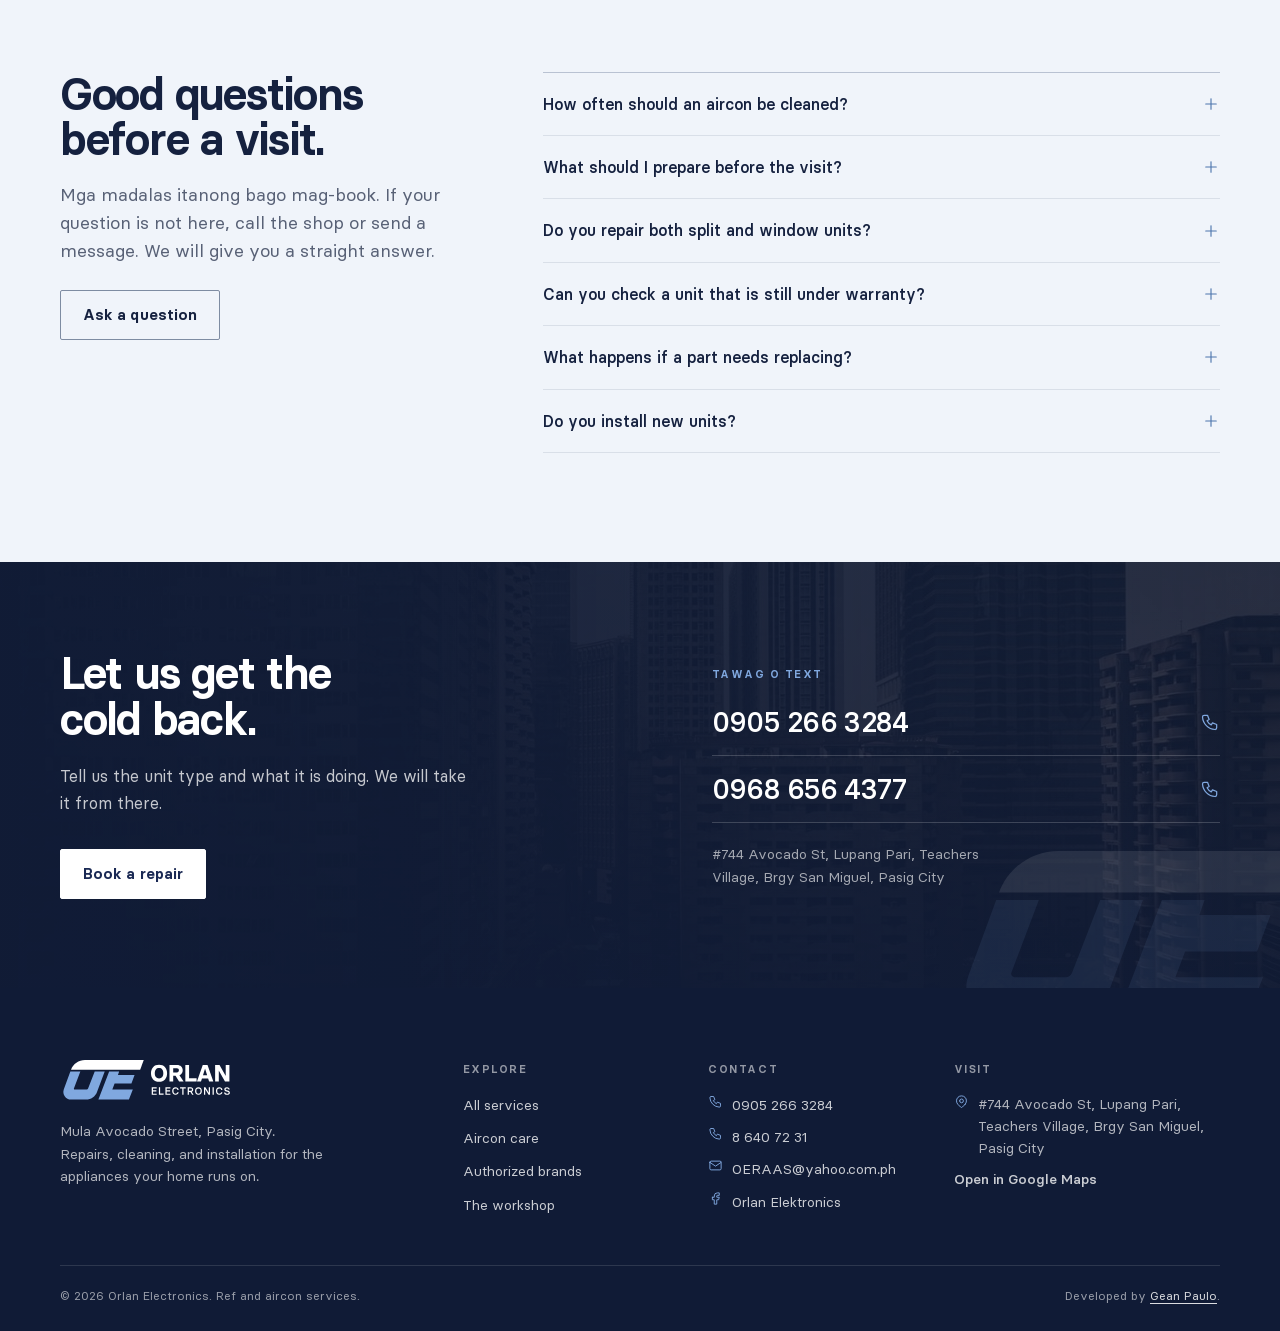
<file: aircon.html>
<!DOCTYPE html>
<html lang="en">
<head>
  <meta charset="utf-8">
  <meta name="viewport" content="width=device-width, initial-scale=1">
  <title>Aircon Repair, Cleaning and Installation in Pasig | Orlan Electronics</title>
  <meta name="description" content="Aircon repair, deep cleaning, and installation in Pasig City. Split, window, and floor-mounted units, with the fault explained before work begins.">
  <meta name="theme-color" content="#1A2954">
  <link rel="icon" href="assets/favicon.svg" type="image/svg+xml">
  <link rel="apple-touch-icon" href="assets/apple-touch-icon.png">
  <link rel="preload" href="assets/fonts/BasierSquare-SemiBold.woff2" as="font" type="font/woff2" crossorigin>
  <link rel="preload" href="assets/fonts/BasierCircle-Regular.woff2" as="font" type="font/woff2" crossorigin>
  <link rel="stylesheet" href="assets/css/styles.css">
  <noscript>
    <style>
      .mobile-menu{position:static;visibility:visible;opacity:1;transform:none;min-height:0;max-height:none;box-shadow:none;border-top:1px solid var(--line);padding-top:16px}
      .menu-toggle{display:none!important}
      .mobile-menu .btn{display:none}
      .filter-bar{display:none}
    </style>
  </noscript>
  <meta property="og:type" content="website">
  <meta property="og:title" content="Aircon Repair, Cleaning and Installation in Pasig | Orlan Electronics">
  <meta property="og:description" content="Split, window, and floor-mounted aircon repair, deep cleaning, and installation in Pasig City.">
  <meta property="og:image" content="assets/img/og-image.jpg">
  <meta property="og:image:alt" content="Orlan Electronics, aircon and appliance repair in Pasig City">
  <meta property="og:site_name" content="Orlan Electronics">
  <meta property="og:image:width" content="1200">
  <meta property="og:image:height" content="630">
  <meta name="twitter:card" content="summary_large_image">
  <meta name="twitter:image" content="assets/img/og-image.jpg">
  <script>document.documentElement.classList.add('js');</script>
</head>
<body>
  <a class="skip-link" href="#main">Skip to content</a>
  <svg xmlns="http://www.w3.org/2000/svg" aria-hidden="true" width="0" height="0" style="position:absolute;width:0;height:0;overflow:hidden">
  <symbol id="i-air-conditioning" viewBox="0 0 24 24" fill="none" stroke="currentColor" stroke-width="1.5" stroke-linecap="round" stroke-linejoin="round">
    <path d="M8 16a3 3 0 0 1 -3 3" />
    <path d="M16 16a3 3 0 0 0 3 3" />
    <path d="M12 16v4" />
    <path d="M3 5m0 2a2 2 0 0 1 2 -2h14a2 2 0 0 1 2 2v4a2 2 0 0 1 -2 2h-14a2 2 0 0 1 -2 -2z" />
    <path d="M7 13v-3a1 1 0 0 1 1 -1h8a1 1 0 0 1 1 1v3" />
  </symbol>
  <symbol id="i-alert-triangle" viewBox="0 0 24 24" fill="none" stroke="currentColor" stroke-width="1.5" stroke-linecap="round" stroke-linejoin="round">
    <path d="M12 9v4" />
    <path d="M10.363 3.591l-8.106 13.534a1.914 1.914 0 0 0 1.636 2.871h16.214a1.914 1.914 0 0 0 1.636 -2.87l-8.106 -13.536a1.914 1.914 0 0 0 -3.274 0z" />
    <path d="M12 16h.01" />
  </symbol>
  <symbol id="i-arrow-left" viewBox="0 0 24 24" fill="none" stroke="currentColor" stroke-width="1.5" stroke-linecap="round" stroke-linejoin="round">
    <path d="M5 12l14 0" />
    <path d="M5 12l6 6" />
    <path d="M5 12l6 -6" />
  </symbol>
  <symbol id="i-arrow-right" viewBox="0 0 24 24" fill="none" stroke="currentColor" stroke-width="1.5" stroke-linecap="round" stroke-linejoin="round">
    <path d="M5 12l14 0" />
    <path d="M13 18l6 -6" />
    <path d="M13 6l6 6" />
  </symbol>
  <symbol id="i-arrow-up-right" viewBox="0 0 24 24" fill="none" stroke="currentColor" stroke-width="1.5" stroke-linecap="round" stroke-linejoin="round">
    <path d="M17 7l-10 10" />
    <path d="M8 7l9 0l0 9" />
  </symbol>
  <symbol id="i-brand-facebook" viewBox="0 0 24 24" fill="none" stroke="currentColor" stroke-width="1.5" stroke-linecap="round" stroke-linejoin="round">
    <path d="M7 10v4h3v7h4v-7h3l1 -4h-4v-2a1 1 0 0 1 1 -1h3v-4h-3a5 5 0 0 0 -5 5v2h-3" />
  </symbol>
  <symbol id="i-brand-messenger" viewBox="0 0 24 24" fill="none" stroke="currentColor" stroke-width="1.5" stroke-linecap="round" stroke-linejoin="round">
    <path d="M3 20l1.3 -3.9a9 8 0 1 1 3.4 2.9l-4.7 1" />
    <path d="M8 13l3 -2l2 2l3 -2" />
  </symbol>
  <symbol id="i-building-store" viewBox="0 0 24 24" fill="none" stroke="currentColor" stroke-width="1.5" stroke-linecap="round" stroke-linejoin="round">
    <path d="M3 21l18 0" />
    <path d="M3 7v1a3 3 0 0 0 6 0v-1m0 1a3 3 0 0 0 6 0v-1m0 1a3 3 0 0 0 6 0v-1h-18l2 -4h14l2 4" />
    <path d="M5 21l0 -10.15" />
    <path d="M19 21l0 -10.15" />
    <path d="M9 21v-4a2 2 0 0 1 2 -2h2a2 2 0 0 1 2 2v4" />
  </symbol>
  <symbol id="i-calendar" viewBox="0 0 24 24" fill="none" stroke="currentColor" stroke-width="1.5" stroke-linecap="round" stroke-linejoin="round">
    <path d="M4 7a2 2 0 0 1 2 -2h12a2 2 0 0 1 2 2v12a2 2 0 0 1 -2 2h-12a2 2 0 0 1 -2 -2v-12z" />
    <path d="M16 3v4" />
    <path d="M8 3v4" />
    <path d="M4 11h16" />
    <path d="M11 15h1" />
    <path d="M12 15v3" />
  </symbol>
  <symbol id="i-check" viewBox="0 0 24 24" fill="none" stroke="currentColor" stroke-width="1.5" stroke-linecap="round" stroke-linejoin="round">
    <path d="M5 12l5 5l10 -10" />
  </symbol>
  <symbol id="i-circle-check" viewBox="0 0 24 24" fill="none" stroke="currentColor" stroke-width="1.5" stroke-linecap="round" stroke-linejoin="round">
    <path d="M12 12m-9 0a9 9 0 1 0 18 0a9 9 0 1 0 -18 0" />
    <path d="M9 12l2 2l4 -4" />
  </symbol>
  <symbol id="i-clock" viewBox="0 0 24 24" fill="none" stroke="currentColor" stroke-width="1.5" stroke-linecap="round" stroke-linejoin="round">
    <path d="M3 12a9 9 0 1 0 18 0a9 9 0 0 0 -18 0" />
    <path d="M12 7v5l3 3" />
  </symbol>
  <symbol id="i-cooker" viewBox="0 0 24 24" fill="none" stroke="currentColor" stroke-width="1.5" stroke-linecap="round" stroke-linejoin="round">
    <path d="M12 7h.01" />
    <path d="M15 7h.01" />
    <path d="M9 7h.01" />
    <path d="M5 3m0 2a2 2 0 0 1 2 -2h10a2 2 0 0 1 2 2v14a2 2 0 0 1 -2 2h-10a2 2 0 0 1 -2 -2z" />
    <path d="M9 15h6" />
    <path d="M5 11h14" />
  </symbol>
  <symbol id="i-device-tv" viewBox="0 0 24 24" fill="none" stroke="currentColor" stroke-width="1.5" stroke-linecap="round" stroke-linejoin="round">
    <path d="M3 7m0 2a2 2 0 0 1 2 -2h14a2 2 0 0 1 2 2v9a2 2 0 0 1 -2 2h-14a2 2 0 0 1 -2 -2z" />
    <path d="M16 3l-4 4l-4 -4" />
  </symbol>
  <symbol id="i-droplet" viewBox="0 0 24 24" fill="none" stroke="currentColor" stroke-width="1.5" stroke-linecap="round" stroke-linejoin="round">
    <path d="M7.502 19.423c2.602 2.105 6.395 2.105 8.996 0c2.602 -2.105 3.262 -5.708 1.566 -8.546l-4.89 -7.26c-.42 -.625 -1.287 -.803 -1.936 -.397a1.376 1.376 0 0 0 -.41 .397l-4.893 7.26c-1.695 2.838 -1.035 6.441 1.567 8.546z" />
  </symbol>
  <symbol id="i-external-link" viewBox="0 0 24 24" fill="none" stroke="currentColor" stroke-width="1.5" stroke-linecap="round" stroke-linejoin="round">
    <path d="M12 6h-6a2 2 0 0 0 -2 2v10a2 2 0 0 0 2 2h10a2 2 0 0 0 2 -2v-6" />
    <path d="M11 13l9 -9" />
    <path d="M15 4h5v5" />
  </symbol>
  <symbol id="i-fridge" viewBox="0 0 24 24" fill="none" stroke="currentColor" stroke-width="1.5" stroke-linecap="round" stroke-linejoin="round">
    <path d="M5 3m0 2a2 2 0 0 1 2 -2h10a2 2 0 0 1 2 2v14a2 2 0 0 1 -2 2h-10a2 2 0 0 1 -2 -2z" />
    <path d="M5 10h14" />
    <path d="M9 13v3" />
    <path d="M9 6v1" />
  </symbol>
  <symbol id="i-home" viewBox="0 0 24 24" fill="none" stroke="currentColor" stroke-width="1.5" stroke-linecap="round" stroke-linejoin="round">
    <path d="M5 12l-2 0l9 -9l9 9l-2 0" />
    <path d="M5 12v7a2 2 0 0 0 2 2h10a2 2 0 0 0 2 -2v-7" />
    <path d="M9 21v-6a2 2 0 0 1 2 -2h2a2 2 0 0 1 2 2v6" />
  </symbol>
  <symbol id="i-ironing" viewBox="0 0 24 24" fill="none" stroke="currentColor" stroke-width="1.5" stroke-linecap="round" stroke-linejoin="round">
    <path d="M9 6h7.459a3 3 0 0 1 2.959 2.507l.577 3.464l.81 4.865a1 1 0 0 1 -.985 1.164h-16.82a7 7 0 0 1 7 -7h9.8" />
  </symbol>
  <symbol id="i-mail" viewBox="0 0 24 24" fill="none" stroke="currentColor" stroke-width="1.5" stroke-linecap="round" stroke-linejoin="round">
    <path d="M3 7a2 2 0 0 1 2 -2h14a2 2 0 0 1 2 2v10a2 2 0 0 1 -2 2h-14a2 2 0 0 1 -2 -2v-10z" />
    <path d="M3 7l9 6l9 -6" />
  </symbol>
  <symbol id="i-map-pin" viewBox="0 0 24 24" fill="none" stroke="currentColor" stroke-width="1.5" stroke-linecap="round" stroke-linejoin="round">
    <path d="M9 11a3 3 0 1 0 6 0a3 3 0 0 0 -6 0" />
    <path d="M17.657 16.657l-4.243 4.243a2 2 0 0 1 -2.827 0l-4.244 -4.243a8 8 0 1 1 11.314 0z" />
  </symbol>
  <symbol id="i-message-circle" viewBox="0 0 24 24" fill="none" stroke="currentColor" stroke-width="1.5" stroke-linecap="round" stroke-linejoin="round">
    <path d="M3 20l1.3 -3.9c-2.324 -3.437 -1.426 -7.872 2.1 -10.374c3.526 -2.501 8.59 -2.296 11.845 .48c3.255 2.777 3.695 7.266 1.029 10.501c-2.666 3.235 -7.615 4.215 -11.574 2.293l-4.7 1" />
  </symbol>
  <symbol id="i-microwave" viewBox="0 0 24 24" fill="none" stroke="currentColor" stroke-width="1.5" stroke-linecap="round" stroke-linejoin="round">
    <path d="M3 6m0 1a1 1 0 0 1 1 -1h16a1 1 0 0 1 1 1v10a1 1 0 0 1 -1 1h-16a1 1 0 0 1 -1 -1z" />
    <path d="M15 6v12" />
    <path d="M18 12h.01" />
    <path d="M18 15h.01" />
    <path d="M18 9h.01" />
    <path d="M6.5 10.5c1 -.667 1.5 -.667 2.5 0c.833 .347 1.667 .926 2.5 0" />
    <path d="M6.5 13.5c1 -.667 1.5 -.667 2.5 0c.833 .347 1.667 .926 2.5 0" />
  </symbol>
  <symbol id="i-minus" viewBox="0 0 24 24" fill="none" stroke="currentColor" stroke-width="1.5" stroke-linecap="round" stroke-linejoin="round">
    <path d="M5 12l14 0" />
  </symbol>
  <symbol id="i-phone-call" viewBox="0 0 24 24" fill="none" stroke="currentColor" stroke-width="1.5" stroke-linecap="round" stroke-linejoin="round">
    <path d="M5 4h4l2 5l-2.5 1.5a11 11 0 0 0 5 5l1.5 -2.5l5 2v4a2 2 0 0 1 -2 2a16 16 0 0 1 -15 -15a2 2 0 0 1 2 -2" />
    <path d="M15 7a2 2 0 0 1 2 2" />
    <path d="M15 3a6 6 0 0 1 6 6" />
  </symbol>
  <symbol id="i-phone" viewBox="0 0 24 24" fill="none" stroke="currentColor" stroke-width="1.5" stroke-linecap="round" stroke-linejoin="round">
    <path d="M5 4h4l2 5l-2.5 1.5a11 11 0 0 0 5 5l1.5 -2.5l5 2v4a2 2 0 0 1 -2 2a16 16 0 0 1 -15 -15a2 2 0 0 1 2 -2" />
  </symbol>
  <symbol id="i-plug-connected" viewBox="0 0 24 24" fill="none" stroke="currentColor" stroke-width="1.5" stroke-linecap="round" stroke-linejoin="round">
    <path d="M7 12l5 5l-1.5 1.5a3.536 3.536 0 1 1 -5 -5l1.5 -1.5z" />
    <path d="M17 12l-5 -5l1.5 -1.5a3.536 3.536 0 1 1 5 5l-1.5 1.5z" />
    <path d="M3 21l2.5 -2.5" />
    <path d="M18.5 5.5l2.5 -2.5" />
    <path d="M10 11l-2 2" />
    <path d="M13 14l-2 2" />
  </symbol>
  <symbol id="i-plug" viewBox="0 0 24 24" fill="none" stroke="currentColor" stroke-width="1.5" stroke-linecap="round" stroke-linejoin="round">
    <path d="M9.785 6l8.215 8.215l-2.054 2.054a5.81 5.81 0 1 1 -8.215 -8.215l2.054 -2.054z" />
    <path d="M4 20l3.5 -3.5" />
    <path d="M15 4l-3.5 3.5" />
    <path d="M20 9l-3.5 3.5" />
  </symbol>
  <symbol id="i-plus" viewBox="0 0 24 24" fill="none" stroke="currentColor" stroke-width="1.5" stroke-linecap="round" stroke-linejoin="round">
    <path d="M12 5l0 14" />
    <path d="M5 12l14 0" />
  </symbol>
  <symbol id="i-propeller" viewBox="0 0 24 24" fill="none" stroke="currentColor" stroke-width="1.5" stroke-linecap="round" stroke-linejoin="round">
    <path d="M12 13m-3 0a3 3 0 1 0 6 0a3 3 0 1 0 -6 0" />
    <path d="M14.167 10.5c.722 -1.538 1.156 -3.043 1.303 -4.514c.22 -1.63 -.762 -2.986 -3.47 -2.986s-3.69 1.357 -3.47 2.986c.147 1.471 .581 2.976 1.303 4.514" />
    <path d="M13.169 16.751c.97 1.395 2.057 2.523 3.257 3.386c1.3 1 2.967 .833 4.321 -1.512c1.354 -2.345 .67 -3.874 -.85 -4.498c-1.348 -.608 -2.868 -.985 -4.562 -1.128" />
    <path d="M8.664 13c-1.693 .143 -3.213 .52 -4.56 1.128c-1.522 .623 -2.206 2.153 -.852 4.498s3.02 2.517 4.321 1.512c1.2 -.863 2.287 -1.991 3.258 -3.386" />
  </symbol>
  <symbol id="i-send" viewBox="0 0 24 24" fill="none" stroke="currentColor" stroke-width="1.5" stroke-linecap="round" stroke-linejoin="round">
    <path d="M10 14l11 -11" />
    <path d="M21 3l-6.5 18a.55 .55 0 0 1 -1 0l-3.5 -7l-7 -3.5a.55 .55 0 0 1 0 -1l18 -6.5" />
  </symbol>
  <symbol id="i-settings" viewBox="0 0 24 24" fill="none" stroke="currentColor" stroke-width="1.5" stroke-linecap="round" stroke-linejoin="round">
    <path d="M10.325 4.317c.426 -1.756 2.924 -1.756 3.35 0a1.724 1.724 0 0 0 2.573 1.066c1.543 -.94 3.31 .826 2.37 2.37a1.724 1.724 0 0 0 1.065 2.572c1.756 .426 1.756 2.924 0 3.35a1.724 1.724 0 0 0 -1.066 2.573c.94 1.543 -.826 3.31 -2.37 2.37a1.724 1.724 0 0 0 -2.572 1.065c-.426 1.756 -2.924 1.756 -3.35 0a1.724 1.724 0 0 0 -2.573 -1.066c-1.543 .94 -3.31 -.826 -2.37 -2.37a1.724 1.724 0 0 0 -1.065 -2.572c-1.756 -.426 -1.756 -2.924 0 -3.35a1.724 1.724 0 0 0 1.066 -2.573c-.94 -1.543 .826 -3.31 2.37 -2.37c1 .608 2.296 .07 2.572 -1.065z" />
    <path d="M9 12a3 3 0 1 0 6 0a3 3 0 0 0 -6 0" />
  </symbol>
  <symbol id="i-shield-check" viewBox="0 0 24 24" fill="none" stroke="currentColor" stroke-width="1.5" stroke-linecap="round" stroke-linejoin="round">
    <path d="M11.46 20.846a12 12 0 0 1 -7.96 -14.846a12 12 0 0 0 8.5 -3a12 12 0 0 0 8.5 3a12 12 0 0 1 -.09 7.06" />
    <path d="M15 19l2 2l4 -4" />
  </symbol>
  <symbol id="i-snowflake" viewBox="0 0 24 24" fill="none" stroke="currentColor" stroke-width="1.5" stroke-linecap="round" stroke-linejoin="round">
    <path d="M10 4l2 1l2 -1" />
    <path d="M12 2v6.5l3 1.72" />
    <path d="M17.928 6.268l.134 2.232l1.866 1.232" />
    <path d="M20.66 7l-5.629 3.25l.01 3.458" />
    <path d="M19.928 14.268l-1.866 1.232l-.134 2.232" />
    <path d="M20.66 17l-5.629 -3.25l-2.99 1.738" />
    <path d="M14 20l-2 -1l-2 1" />
    <path d="M12 22v-6.5l-3 -1.72" />
    <path d="M6.072 17.732l-.134 -2.232l-1.866 -1.232" />
    <path d="M3.34 17l5.629 -3.25l-.01 -3.458" />
    <path d="M4.072 9.732l1.866 -1.232l.134 -2.232" />
    <path d="M3.34 7l5.629 3.25l2.99 -1.738" />
  </symbol>
  <symbol id="i-thermometer" viewBox="0 0 24 24" fill="none" stroke="currentColor" stroke-width="1.5" stroke-linecap="round" stroke-linejoin="round">
    <path d="M19 5a2.828 2.828 0 0 1 0 4l-8 8h-4v-4l8 -8a2.828 2.828 0 0 1 4 0z" />
    <path d="M16 7l-1.5 -1.5" />
    <path d="M13 10l-1.5 -1.5" />
    <path d="M10 13l-1.5 -1.5" />
    <path d="M7 17l-3 3" />
  </symbol>
  <symbol id="i-tool" viewBox="0 0 24 24" fill="none" stroke="currentColor" stroke-width="1.5" stroke-linecap="round" stroke-linejoin="round">
    <path d="M7 10h3v-3l-3.5 -3.5a6 6 0 0 1 8 8l6 6a2 2 0 0 1 -3 3l-6 -6a6 6 0 0 1 -8 -8l3.5 3.5" />
  </symbol>
  <symbol id="i-tools" viewBox="0 0 24 24" fill="none" stroke="currentColor" stroke-width="1.5" stroke-linecap="round" stroke-linejoin="round">
    <path d="M3 21h4l13 -13a1.5 1.5 0 0 0 -4 -4l-13 13v4" />
    <path d="M14.5 5.5l4 4" />
    <path d="M12 8l-5 -5l-4 4l5 5" />
    <path d="M7 8l-1.5 1.5" />
    <path d="M16 12l5 5l-4 4l-5 -5" />
    <path d="M16 17l-1.5 1.5" />
  </symbol>
  <symbol id="i-wash-machine" viewBox="0 0 24 24" fill="none" stroke="currentColor" stroke-width="1.5" stroke-linecap="round" stroke-linejoin="round">
    <path d="M5 3m0 2a2 2 0 0 1 2 -2h10a2 2 0 0 1 2 2v14a2 2 0 0 1 -2 2h-10a2 2 0 0 1 -2 -2z" />
    <path d="M12 14m-4 0a4 4 0 1 0 8 0a4 4 0 1 0 -8 0" />
    <path d="M8 6h.01" />
    <path d="M11 6h.01" />
    <path d="M14 6h2" />
    <path d="M8 14c1.333 -.667 2.667 -.667 4 0c1.333 .667 2.667 .667 4 0" />
  </symbol>
  <symbol id="i-wind" viewBox="0 0 24 24" fill="none" stroke="currentColor" stroke-width="1.5" stroke-linecap="round" stroke-linejoin="round">
    <path d="M5 8h8.5a2.5 2.5 0 1 0 -2.34 -3.24" />
    <path d="M3 12h15.5a2.5 2.5 0 1 1 -2.34 3.24" />
    <path d="M4 16h5.5a2.5 2.5 0 1 1 -2.34 3.24" />
  </symbol>
</svg>

  <div class="topbar">
    <div class="container topbar__inner">
      <div class="topbar__creds">
        <svg class="icon" aria-hidden="true"><use href="#i-shield-check"></use></svg>
        <span>Authorized service center for American Home, CHiQ, Skyworth, and Everest</span>
      </div>
      <div class="topbar__contact">
        <span class="topbar__location"><svg class="icon" aria-hidden="true"><use href="#i-map-pin"></use></svg>Pasig City</span>
        <span class="topbar__divider" aria-hidden="true"></span>
        <a href="tel:+639052663284"><svg class="icon" aria-hidden="true"><use href="#i-phone"></use></svg>0905 266 3284</a>
      </div>
    </div>
  </div>

  <header class="header">
    <div class="container header__inner">
      <a class="brand" href="index.html" aria-label="Orlan Electronics home">
        <img src="assets/logo/logo-dark-long.svg" alt="Orlan Electronics" width="438" height="103">
      </a>
      <nav class="nav" aria-label="Primary">
        <a class="nav__link" href="services.html">Services</a>
        <a class="nav__link" href="aircon.html" aria-current="page">Aircon care</a>
        <a class="nav__link" href="brands.html">Authorized brands</a>
        <a class="nav__link" href="about.html">The workshop</a>
        <a class="nav__link" href="contact.html">Contact</a>
      </nav>
      <a class="btn btn--primary header__cta" href="contact.html">Book a repair</a>
      <button class="menu-toggle" type="button" aria-label="Open menu" aria-expanded="false" aria-controls="mobile-menu" data-menu-toggle>
        <span class="menu-toggle__bars" aria-hidden="true"><span></span><span></span></span>
      </button>
    </div>
    <div class="mobile-menu" id="mobile-menu" aria-hidden="true">
      <nav class="mobile-menu__nav" aria-label="Mobile">
        <a href="index.html">Home <svg class="icon" aria-hidden="true"><use href="#i-arrow-right"></use></svg></a>
        <a href="services.html">Services <svg class="icon" aria-hidden="true"><use href="#i-arrow-right"></use></svg></a>
        <a href="aircon.html" aria-current="page">Aircon care <svg class="icon" aria-hidden="true"><use href="#i-arrow-right"></use></svg></a>
        <a href="brands.html">Authorized brands <svg class="icon" aria-hidden="true"><use href="#i-arrow-right"></use></svg></a>
        <a href="about.html">The workshop <svg class="icon" aria-hidden="true"><use href="#i-arrow-right"></use></svg></a>
        <a href="contact.html">Contact <svg class="icon" aria-hidden="true"><use href="#i-arrow-right"></use></svg></a>
      </nav>
      <div class="mobile-menu__contact">
        <a href="tel:+639052663284">0905 266 3284</a><br>
        <a href="mailto:OERAAS@yahoo.com.ph">OERAAS@yahoo.com.ph</a>
        <p>#744 Avocado St, Lupang Pari, Teachers Village, Brgy San Miguel, Pasig City</p>
      </div>
      <a class="btn btn--primary" href="contact.html">Book a repair</a>
    </div>
  </header>

  <main id="main">
    <section class="subhero">
      <div class="container subhero__inner">
        <div class="subhero__copy">
          <h1 class="h1 subhero__title">Aircon, handled properly.</h1>
          <p class="lede subhero__lede">Repair, deep cleaning, and installation for split, window, and floor-mounted units across Pasig City.</p>
          <div class="actions subhero__actions">
            <a class="btn btn--primary" href="contact.html">Book a repair</a>
            <a class="btn btn--outline" href="tel:+639686564377"><svg class="icon" aria-hidden="true"><use href="#i-phone"></use></svg>0968 656 4377</a>
          </div>
        </div>
        <div class="subhero__media">
          <img src="assets/img/aircon-hero.jpg" alt="A technician checking refrigerant pressure gauges on an aircon unit" width="1200" height="1500" fetchpriority="high">
        </div>
      </div>
    </section>

    <section class="section section--white">
      <div class="container">
        <div data-reveal>
          <h2 class="h2">Three kinds of aircon work.</h2>
          <p class="lede intro">Most visits come down to one of these. If you are not sure which, describe the symptom and we will help.</p>
        </div>

        <div class="trio">
          <article class="trio__item" id="repair" data-reveal>
            <span class="trio__num" aria-hidden="true">01</span>
            <h3 class="trio__title">Aircon repair</h3>
            <p>For a unit that runs but does not cool, leaks water, rattles, or shuts itself off.</p>
            <ul class="trio__list">
              <li><svg class="icon" aria-hidden="true"><use href="#i-check"></use></svg>Cooling faults</li>
              <li><svg class="icon" aria-hidden="true"><use href="#i-check"></use></svg>Water leaks</li>
              <li><svg class="icon" aria-hidden="true"><use href="#i-check"></use></svg>Electrical and control issues</li>
            </ul>
            <a class="trio__link" href="contact.html?service=aircon-repair">Request aircon repair <svg class="icon" aria-hidden="true"><use href="#i-arrow-up-right"></use></svg></a>
          </article>

          <article class="trio__item" id="cleaning" data-reveal data-reveal-delay="80">
            <span class="trio__num" aria-hidden="true">02</span>
            <h3 class="trio__title">Aircon cleaning</h3>
            <p>For weaker airflow, a musty smell, or dust you can see on the blower and coils.</p>
            <ul class="trio__list">
              <li><svg class="icon" aria-hidden="true"><use href="#i-check"></use></svg>Filters and coils</li>
              <li><svg class="icon" aria-hidden="true"><use href="#i-check"></use></svg>Blower and drain line</li>
              <li><svg class="icon" aria-hidden="true"><use href="#i-check"></use></svg>Airflow and odor check</li>
            </ul>
            <a class="trio__link" href="contact.html?service=aircon-cleaning">Request aircon cleaning <svg class="icon" aria-hidden="true"><use href="#i-arrow-up-right"></use></svg></a>
          </article>

          <article class="trio__item" id="installation" data-reveal data-reveal-delay="160">
            <span class="trio__num" aria-hidden="true">03</span>
            <h3 class="trio__title">Aircon installation</h3>
            <p>For a new unit or a replacement. We assess the site, mount the unit, and test the system.</p>
            <ul class="trio__list">
              <li><svg class="icon" aria-hidden="true"><use href="#i-check"></use></svg>Site assessment</li>
              <li><svg class="icon" aria-hidden="true"><use href="#i-check"></use></svg>Mounting and pipework</li>
              <li><svg class="icon" aria-hidden="true"><use href="#i-check"></use></svg>Drainage and test run</li>
            </ul>
            <a class="trio__link" href="contact.html?service=aircon-installation">Request aircon installation <svg class="icon" aria-hidden="true"><use href="#i-arrow-up-right"></use></svg></a>
          </article>
        </div>
      </div>
    </section>

    <section class="section section--tint section--line">
      <div class="container">
        <div class="split">
          <div class="split__media split__media--tall" data-reveal>
            <img src="assets/img/aircon-band.jpg" alt="A technician servicing the outdoor unit of a split air conditioner" width="1600" height="1000" loading="lazy">
          </div>
          <div class="split__copy" data-reveal data-reveal-delay="100">
            <h2 class="h2">A clean unit cools better.</h2>
            <p>Dust on the coils and blower makes the unit work harder for less cold air. A proper cleaning gets the airflow back to where it should be. Kapag mainit na naman, you feel the difference.</p>
            <ul class="check-list">
              <li><svg class="icon" aria-hidden="true"><use href="#i-check"></use></svg>Airflow feels weaker than it used to.</li>
              <li><svg class="icon" aria-hidden="true"><use href="#i-check"></use></svg>The unit smells musty when it starts.</li>
              <li><svg class="icon" aria-hidden="true"><use href="#i-check"></use></svg>Water drips from the indoor unit.</li>
              <li><svg class="icon" aria-hidden="true"><use href="#i-check"></use></svg>Dust is visible on the blower or coils.</li>
              <li><svg class="icon" aria-hidden="true"><use href="#i-check"></use></svg>The room takes longer to cool.</li>
            </ul>
            <div class="actions mt-lg">
              <a class="btn btn--primary" href="contact.html?service=aircon-cleaning">Book an aircon cleaning</a>
            </div>
          </div>
        </div>
      </div>
    </section>

    <section class="section section--white">
      <div class="container">
        <div data-reveal>
          <h2 class="h2">What a service visit covers.</h2>
          <p class="lede intro">A cleaning is not just a filter rinse. This is the scope we work through, adapted to the unit and what it needs.</p>
        </div>
        <div class="spec-list" data-reveal>
          <div class="spec-item">
            <span class="spec-item__num" aria-hidden="true">01</span>
            <div>
              <h3>Filters and intake</h3>
              <p>Washed and checked. Clogged filters are a common cause of weak airflow.</p>
            </div>
          </div>
          <div class="spec-item">
            <span class="spec-item__num" aria-hidden="true">02</span>
            <div>
              <h3>Evaporator coils</h3>
              <p>Cleaned to remove the dust and film that reduce heat transfer.</p>
            </div>
          </div>
          <div class="spec-item">
            <span class="spec-item__num" aria-hidden="true">03</span>
            <div>
              <h3>Blower wheel</h3>
              <p>Dust build-up on the blower is cleared so air moves freely.</p>
            </div>
          </div>
          <div class="spec-item">
            <span class="spec-item__num" aria-hidden="true">04</span>
            <div>
              <h3>Drain pan and line</h3>
              <p>Drainage checked for clogs, slow flow, and leaks.</p>
            </div>
          </div>
          <div class="spec-item">
            <span class="spec-item__num" aria-hidden="true">05</span>
            <div>
              <h3>Refrigerant pressure</h3>
              <p>Pressure tested when cooling performance is in question.</p>
            </div>
          </div>
          <div class="spec-item">
            <span class="spec-item__num" aria-hidden="true">06</span>
            <div>
              <h3>Electrical connections</h3>
              <p>Loose or worn connections checked at the unit and controls.</p>
            </div>
          </div>
          <div class="spec-item">
            <span class="spec-item__num" aria-hidden="true">07</span>
            <div>
              <h3>Thermostat and controls</h3>
              <p>Set points, remote, and sensors checked for correct operation.</p>
            </div>
          </div>
          <div class="spec-item">
            <span class="spec-item__num" aria-hidden="true">08</span>
            <div>
              <h3>Mounting and brackets</h3>
              <p>Indoor and outdoor units checked for a secure, level fit.</p>
            </div>
          </div>
        </div>
      </div>
    </section>

    <section class="section section--tint section--line">
      <div class="container faq-layout">
        <div data-reveal>
          <h2 class="h2">Good questions before a visit.</h2>
          <p class="lede intro">Mga madalas itanong bago mag-book. If your question is not here, call the shop or send a message. We will give you a straight answer.</p>
          <div class="actions mt-lg">
            <a class="btn btn--outline" href="contact.html">Ask a question</a>
          </div>
        </div>

        <div class="faq" data-reveal data-reveal-delay="100">
          <details class="faq__item">
            <summary>How often should an aircon be cleaned? <svg class="icon" aria-hidden="true"><use href="#i-plus"></use></svg></summary>
            <div class="faq__body"><p>It depends on dust, use, and the room. A unit in a busy or dusty space will need attention sooner. A technician can advise after checking the unit.</p></div>
          </details>
          <details class="faq__item">
            <summary>What should I prepare before the visit? <svg class="icon" aria-hidden="true"><use href="#i-plus"></use></svg></summary>
            <div class="faq__body"><p>Clear access to the indoor and outdoor units. If you have the remote, manual, or model number, keep it nearby. Tell us about any error code you see.</p></div>
          </details>
          <details class="faq__item">
            <summary>Do you repair both split and window units? <svg class="icon" aria-hidden="true"><use href="#i-plus"></use></svg></summary>
            <div class="faq__body"><p>We handle split, window, and floor-mounted units. Tell us the type when you book so the right tools come along.</p></div>
          </details>
          <details class="faq__item">
            <summary>Can you check a unit that is still under warranty? <svg class="icon" aria-hidden="true"><use href="#i-plus"></use></svg></summary>
            <div class="faq__body"><p>Yes. Tell us the brand and warranty status when you book. For our authorized brands, we can advise on the right next step.</p></div>
          </details>
          <details class="faq__item">
            <summary>What happens if a part needs replacing? <svg class="icon" aria-hidden="true"><use href="#i-plus"></use></svg></summary>
            <div class="faq__body"><p>The technician explains what is needed and the cost before any work continues. Work starts with your approval.</p></div>
          </details>
          <details class="faq__item">
            <summary>Do you install new units? <svg class="icon" aria-hidden="true"><use href="#i-plus"></use></svg></summary>
            <div class="faq__body"><p>Yes. We assess the site, mount the unit, and check drainage and operation before we finish.</p></div>
          </details>
        </div>
      </div>
    </section>

    <section class="cta-band on-dark">
      <div class="cta-band__bg" aria-hidden="true"><img src="assets/img/pasig-skyline.jpg" alt="" width="1500" height="844" loading="lazy"></div>
      <img class="cta-band__mark" src="assets/logo/mark-light.svg" alt="" aria-hidden="true" width="216" height="103">
      <div class="container cta-band__inner">
        <div class="cta-band__copy">
          <h2 class="h2">Let us get the cold back.</h2>
          <p>Tell us the unit type and what it is doing. We will take it from there.</p>
          <div class="actions cta-band__actions">
            <a class="btn btn--light" href="contact.html">Book a repair</a>
          </div>
        </div>
        <div class="cta-band__contact">
          <p class="cta-label">Tawag o text</p>
          <a class="cta-phone" href="tel:+639052663284">0905 266 3284 <svg class="icon" aria-hidden="true"><use href="#i-phone"></use></svg></a>
          <a class="cta-phone" href="tel:+639686564377">0968 656 4377 <svg class="icon" aria-hidden="true"><use href="#i-phone"></use></svg></a>
          <p class="cta-address">#744 Avocado St, Lupang Pari, Teachers Village, Brgy San Miguel, Pasig City</p>
        </div>
      </div>
    </section>
  </main>

  <footer class="footer">
    <div class="container">
      <div class="footer__top">
        <div class="footer__brand">
          <img src="assets/logo/logo-light-long.svg" alt="Orlan Electronics" width="438" height="103">
          <p>Mula Avocado Street, Pasig City. Repairs, cleaning, and installation for the appliances your home runs on.</p>
        </div>
        <div>
          <h2 class="footer__title">Explore</h2>
          <div class="footer__links">
            <a href="services.html">All services</a>
            <a href="aircon.html">Aircon care</a>
            <a href="brands.html">Authorized brands</a>
            <a href="about.html">The workshop</a>
          </div>
        </div>
        <div>
          <h2 class="footer__title">Contact</h2>
          <div class="footer__contact">
            <div class="footer__contact-row">
              <svg class="icon" aria-hidden="true"><use href="#i-phone"></use></svg>
              <a href="tel:+639052663284">0905 266 3284</a>
            </div>
            <div class="footer__contact-row">
              <svg class="icon" aria-hidden="true"><use href="#i-phone"></use></svg>
              <a href="tel:+63286407231">8 640 72 31</a>
            </div>
            <div class="footer__contact-row">
              <svg class="icon" aria-hidden="true"><use href="#i-mail"></use></svg>
              <a href="mailto:OERAAS@yahoo.com.ph">OERAAS@yahoo.com.ph</a>
            </div>
            <div class="footer__contact-row">
              <svg class="icon" aria-hidden="true"><use href="#i-brand-facebook"></use></svg>
              <a href="https://www.facebook.com/search/top?q=Orlan%20Elektronics" target="_blank" rel="noopener">Orlan Elektronics</a>
            </div>
          </div>
        </div>
        <div>
          <h2 class="footer__title">Visit</h2>
          <div class="footer__contact">
            <div class="footer__contact-row">
              <svg class="icon" aria-hidden="true"><use href="#i-map-pin"></use></svg>
              <p>#744 Avocado St, Lupang Pari, Teachers Village, Brgy San Miguel, Pasig City</p>
            </div>
            <a class="text-link" href="https://www.google.com/maps/search/?api=1&amp;query=744+Avocado+St+San+Miguel+Pasig" target="_blank" rel="noopener">Open in Google Maps</a>
          </div>
        </div>
      </div>
      <div class="footer__bottom">
        <p>&copy; <span data-year>2026</span> Orlan Electronics. Ref and aircon services.</p>
        <p>Developed by <a href="https://geanpaulo.com" target="_blank" rel="noopener">Gean Paulo</a>.</p>
      </div>
    </div>
  </footer>

  <script src="assets/js/main.js" defer></script>
</body>
</html>
</file>
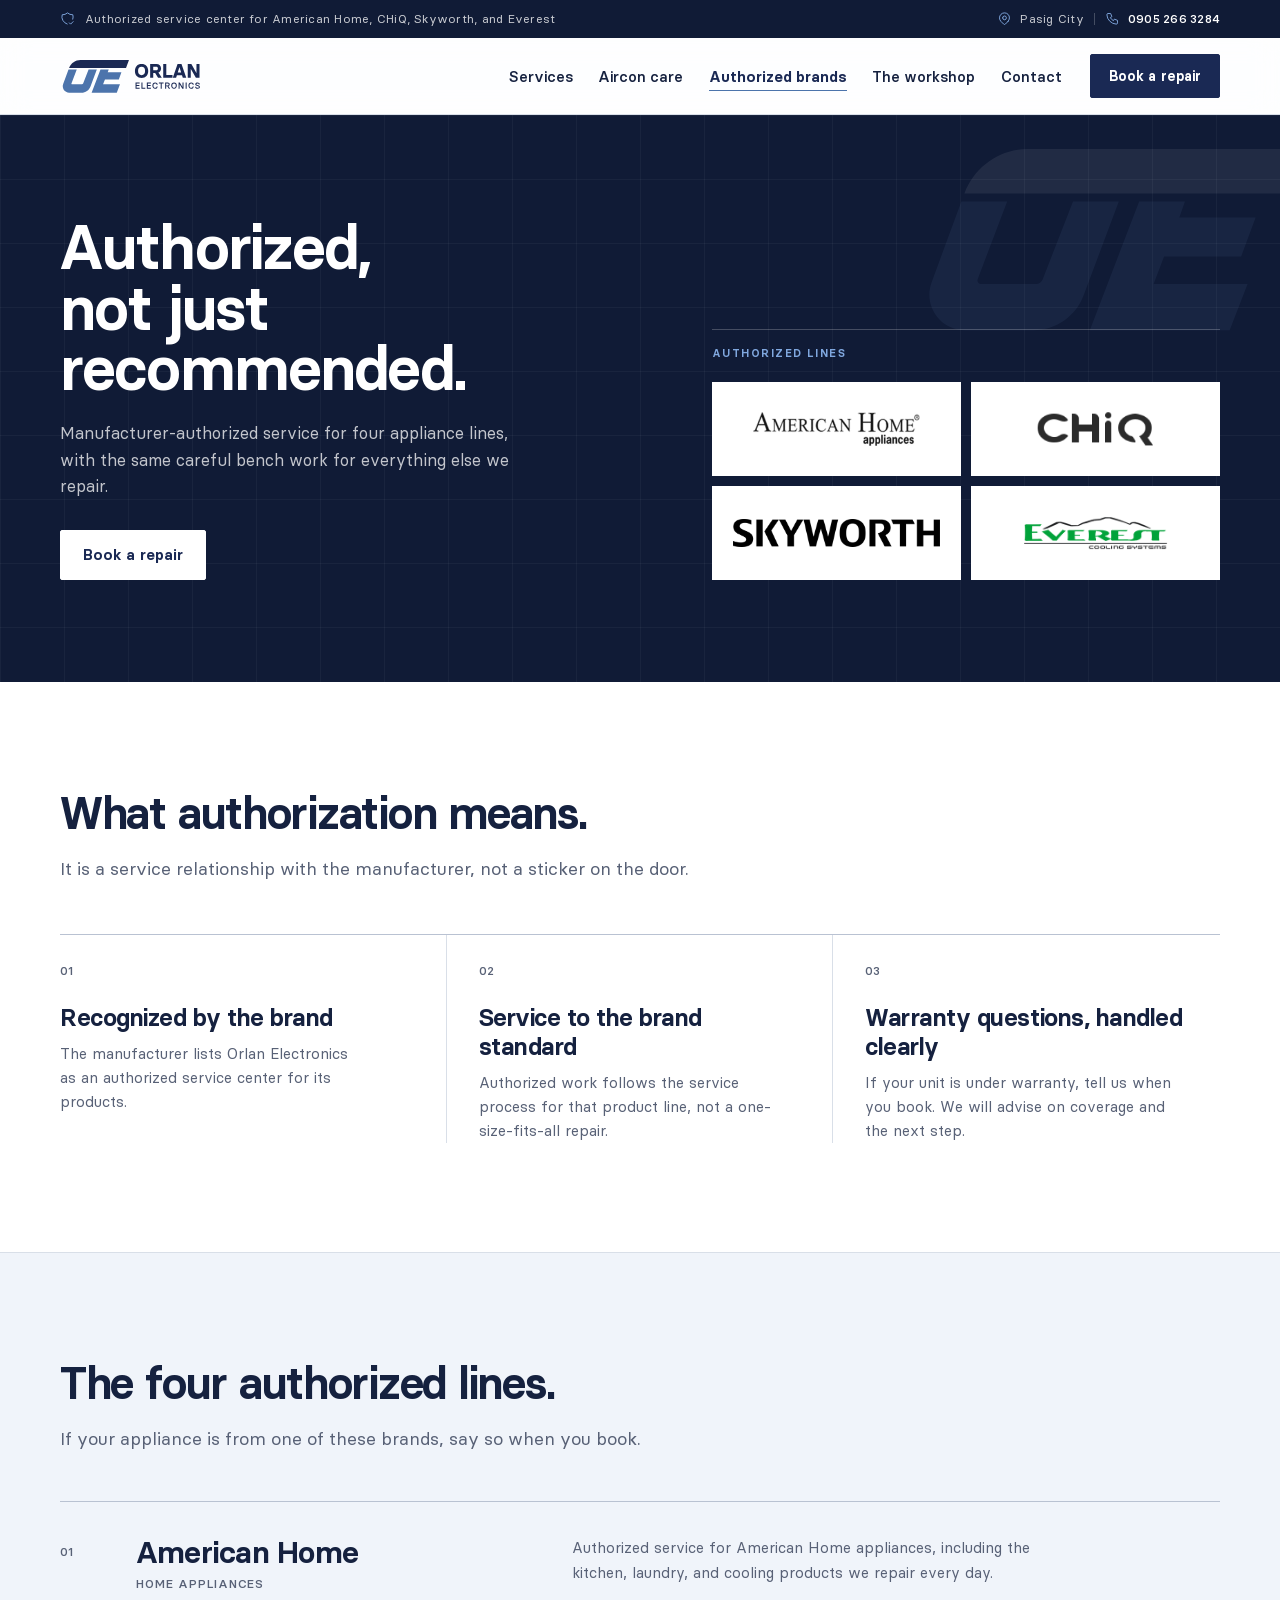
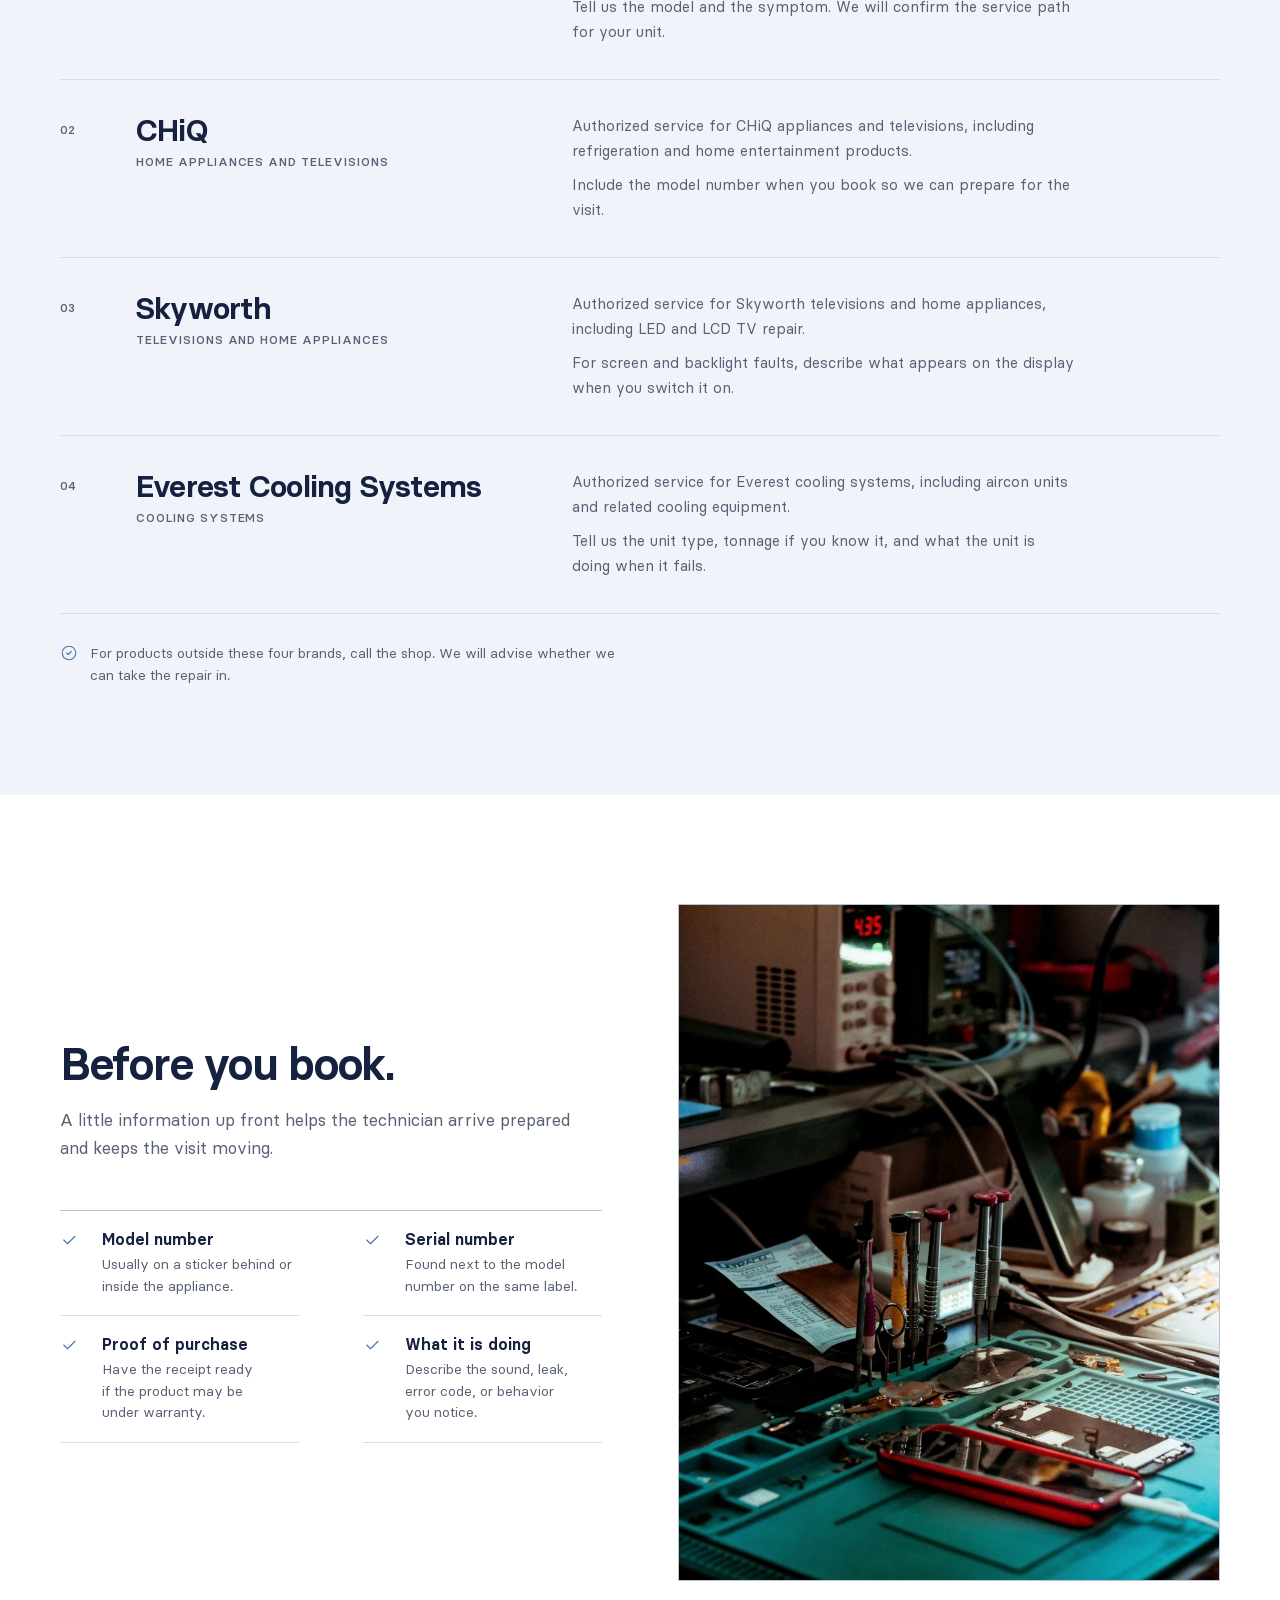
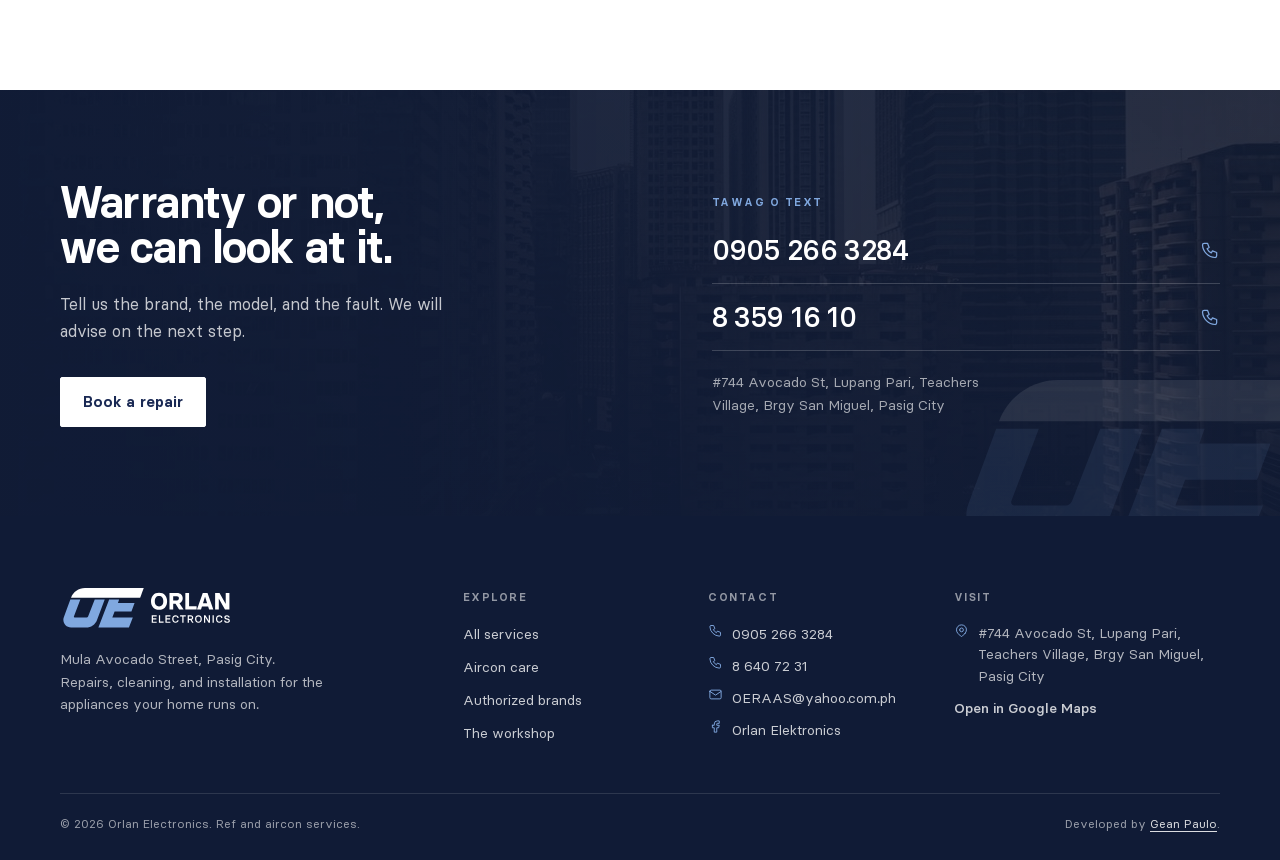
<file: brands.html>
<!DOCTYPE html>
<html lang="en">
<head>
  <meta charset="utf-8">
  <meta name="viewport" content="width=device-width, initial-scale=1">
  <title>Authorized Service Center | American Home, CHiQ, Skyworth, Everest</title>
  <meta name="description" content="Orlan Electronics is an authorized service center for American Home, CHiQ, Skyworth, and Everest Cooling Systems in Pasig City.">
  <meta name="theme-color" content="#1A2954">
  <link rel="icon" href="assets/favicon.svg" type="image/svg+xml">
  <link rel="apple-touch-icon" href="assets/apple-touch-icon.png">
  <link rel="preload" href="assets/fonts/BasierSquare-SemiBold.woff2" as="font" type="font/woff2" crossorigin>
  <link rel="preload" href="assets/fonts/BasierCircle-Regular.woff2" as="font" type="font/woff2" crossorigin>
  <link rel="stylesheet" href="assets/css/styles.css">
  <noscript>
    <style>
      .mobile-menu{position:static;visibility:visible;opacity:1;transform:none;min-height:0;max-height:none;box-shadow:none;border-top:1px solid var(--line);padding-top:16px}
      .menu-toggle{display:none!important}
      .mobile-menu .btn{display:none}
      .filter-bar{display:none}
    </style>
  </noscript>
  <meta property="og:type" content="website">
  <meta property="og:title" content="Authorized Service Center | Orlan Electronics">
  <meta property="og:description" content="Manufacturer-authorized service for American Home, CHiQ, Skyworth, and Everest Cooling Systems.">
  <meta property="og:image" content="assets/img/og-image.jpg">
  <meta property="og:image:alt" content="Orlan Electronics, aircon and appliance repair in Pasig City">
  <meta property="og:site_name" content="Orlan Electronics">
  <meta property="og:image:width" content="1200">
  <meta property="og:image:height" content="630">
  <meta name="twitter:card" content="summary_large_image">
  <meta name="twitter:image" content="assets/img/og-image.jpg">
  <script>document.documentElement.classList.add('js');</script>
</head>
<body>
  <a class="skip-link" href="#main">Skip to content</a>
  <svg xmlns="http://www.w3.org/2000/svg" aria-hidden="true" width="0" height="0" style="position:absolute;width:0;height:0;overflow:hidden">
  <symbol id="i-air-conditioning" viewBox="0 0 24 24" fill="none" stroke="currentColor" stroke-width="1.5" stroke-linecap="round" stroke-linejoin="round">
    <path d="M8 16a3 3 0 0 1 -3 3" />
    <path d="M16 16a3 3 0 0 0 3 3" />
    <path d="M12 16v4" />
    <path d="M3 5m0 2a2 2 0 0 1 2 -2h14a2 2 0 0 1 2 2v4a2 2 0 0 1 -2 2h-14a2 2 0 0 1 -2 -2z" />
    <path d="M7 13v-3a1 1 0 0 1 1 -1h8a1 1 0 0 1 1 1v3" />
  </symbol>
  <symbol id="i-alert-triangle" viewBox="0 0 24 24" fill="none" stroke="currentColor" stroke-width="1.5" stroke-linecap="round" stroke-linejoin="round">
    <path d="M12 9v4" />
    <path d="M10.363 3.591l-8.106 13.534a1.914 1.914 0 0 0 1.636 2.871h16.214a1.914 1.914 0 0 0 1.636 -2.87l-8.106 -13.536a1.914 1.914 0 0 0 -3.274 0z" />
    <path d="M12 16h.01" />
  </symbol>
  <symbol id="i-arrow-left" viewBox="0 0 24 24" fill="none" stroke="currentColor" stroke-width="1.5" stroke-linecap="round" stroke-linejoin="round">
    <path d="M5 12l14 0" />
    <path d="M5 12l6 6" />
    <path d="M5 12l6 -6" />
  </symbol>
  <symbol id="i-arrow-right" viewBox="0 0 24 24" fill="none" stroke="currentColor" stroke-width="1.5" stroke-linecap="round" stroke-linejoin="round">
    <path d="M5 12l14 0" />
    <path d="M13 18l6 -6" />
    <path d="M13 6l6 6" />
  </symbol>
  <symbol id="i-arrow-up-right" viewBox="0 0 24 24" fill="none" stroke="currentColor" stroke-width="1.5" stroke-linecap="round" stroke-linejoin="round">
    <path d="M17 7l-10 10" />
    <path d="M8 7l9 0l0 9" />
  </symbol>
  <symbol id="i-brand-facebook" viewBox="0 0 24 24" fill="none" stroke="currentColor" stroke-width="1.5" stroke-linecap="round" stroke-linejoin="round">
    <path d="M7 10v4h3v7h4v-7h3l1 -4h-4v-2a1 1 0 0 1 1 -1h3v-4h-3a5 5 0 0 0 -5 5v2h-3" />
  </symbol>
  <symbol id="i-brand-messenger" viewBox="0 0 24 24" fill="none" stroke="currentColor" stroke-width="1.5" stroke-linecap="round" stroke-linejoin="round">
    <path d="M3 20l1.3 -3.9a9 8 0 1 1 3.4 2.9l-4.7 1" />
    <path d="M8 13l3 -2l2 2l3 -2" />
  </symbol>
  <symbol id="i-building-store" viewBox="0 0 24 24" fill="none" stroke="currentColor" stroke-width="1.5" stroke-linecap="round" stroke-linejoin="round">
    <path d="M3 21l18 0" />
    <path d="M3 7v1a3 3 0 0 0 6 0v-1m0 1a3 3 0 0 0 6 0v-1m0 1a3 3 0 0 0 6 0v-1h-18l2 -4h14l2 4" />
    <path d="M5 21l0 -10.15" />
    <path d="M19 21l0 -10.15" />
    <path d="M9 21v-4a2 2 0 0 1 2 -2h2a2 2 0 0 1 2 2v4" />
  </symbol>
  <symbol id="i-calendar" viewBox="0 0 24 24" fill="none" stroke="currentColor" stroke-width="1.5" stroke-linecap="round" stroke-linejoin="round">
    <path d="M4 7a2 2 0 0 1 2 -2h12a2 2 0 0 1 2 2v12a2 2 0 0 1 -2 2h-12a2 2 0 0 1 -2 -2v-12z" />
    <path d="M16 3v4" />
    <path d="M8 3v4" />
    <path d="M4 11h16" />
    <path d="M11 15h1" />
    <path d="M12 15v3" />
  </symbol>
  <symbol id="i-check" viewBox="0 0 24 24" fill="none" stroke="currentColor" stroke-width="1.5" stroke-linecap="round" stroke-linejoin="round">
    <path d="M5 12l5 5l10 -10" />
  </symbol>
  <symbol id="i-circle-check" viewBox="0 0 24 24" fill="none" stroke="currentColor" stroke-width="1.5" stroke-linecap="round" stroke-linejoin="round">
    <path d="M12 12m-9 0a9 9 0 1 0 18 0a9 9 0 1 0 -18 0" />
    <path d="M9 12l2 2l4 -4" />
  </symbol>
  <symbol id="i-clock" viewBox="0 0 24 24" fill="none" stroke="currentColor" stroke-width="1.5" stroke-linecap="round" stroke-linejoin="round">
    <path d="M3 12a9 9 0 1 0 18 0a9 9 0 0 0 -18 0" />
    <path d="M12 7v5l3 3" />
  </symbol>
  <symbol id="i-cooker" viewBox="0 0 24 24" fill="none" stroke="currentColor" stroke-width="1.5" stroke-linecap="round" stroke-linejoin="round">
    <path d="M12 7h.01" />
    <path d="M15 7h.01" />
    <path d="M9 7h.01" />
    <path d="M5 3m0 2a2 2 0 0 1 2 -2h10a2 2 0 0 1 2 2v14a2 2 0 0 1 -2 2h-10a2 2 0 0 1 -2 -2z" />
    <path d="M9 15h6" />
    <path d="M5 11h14" />
  </symbol>
  <symbol id="i-device-tv" viewBox="0 0 24 24" fill="none" stroke="currentColor" stroke-width="1.5" stroke-linecap="round" stroke-linejoin="round">
    <path d="M3 7m0 2a2 2 0 0 1 2 -2h14a2 2 0 0 1 2 2v9a2 2 0 0 1 -2 2h-14a2 2 0 0 1 -2 -2z" />
    <path d="M16 3l-4 4l-4 -4" />
  </symbol>
  <symbol id="i-droplet" viewBox="0 0 24 24" fill="none" stroke="currentColor" stroke-width="1.5" stroke-linecap="round" stroke-linejoin="round">
    <path d="M7.502 19.423c2.602 2.105 6.395 2.105 8.996 0c2.602 -2.105 3.262 -5.708 1.566 -8.546l-4.89 -7.26c-.42 -.625 -1.287 -.803 -1.936 -.397a1.376 1.376 0 0 0 -.41 .397l-4.893 7.26c-1.695 2.838 -1.035 6.441 1.567 8.546z" />
  </symbol>
  <symbol id="i-external-link" viewBox="0 0 24 24" fill="none" stroke="currentColor" stroke-width="1.5" stroke-linecap="round" stroke-linejoin="round">
    <path d="M12 6h-6a2 2 0 0 0 -2 2v10a2 2 0 0 0 2 2h10a2 2 0 0 0 2 -2v-6" />
    <path d="M11 13l9 -9" />
    <path d="M15 4h5v5" />
  </symbol>
  <symbol id="i-fridge" viewBox="0 0 24 24" fill="none" stroke="currentColor" stroke-width="1.5" stroke-linecap="round" stroke-linejoin="round">
    <path d="M5 3m0 2a2 2 0 0 1 2 -2h10a2 2 0 0 1 2 2v14a2 2 0 0 1 -2 2h-10a2 2 0 0 1 -2 -2z" />
    <path d="M5 10h14" />
    <path d="M9 13v3" />
    <path d="M9 6v1" />
  </symbol>
  <symbol id="i-home" viewBox="0 0 24 24" fill="none" stroke="currentColor" stroke-width="1.5" stroke-linecap="round" stroke-linejoin="round">
    <path d="M5 12l-2 0l9 -9l9 9l-2 0" />
    <path d="M5 12v7a2 2 0 0 0 2 2h10a2 2 0 0 0 2 -2v-7" />
    <path d="M9 21v-6a2 2 0 0 1 2 -2h2a2 2 0 0 1 2 2v6" />
  </symbol>
  <symbol id="i-ironing" viewBox="0 0 24 24" fill="none" stroke="currentColor" stroke-width="1.5" stroke-linecap="round" stroke-linejoin="round">
    <path d="M9 6h7.459a3 3 0 0 1 2.959 2.507l.577 3.464l.81 4.865a1 1 0 0 1 -.985 1.164h-16.82a7 7 0 0 1 7 -7h9.8" />
  </symbol>
  <symbol id="i-mail" viewBox="0 0 24 24" fill="none" stroke="currentColor" stroke-width="1.5" stroke-linecap="round" stroke-linejoin="round">
    <path d="M3 7a2 2 0 0 1 2 -2h14a2 2 0 0 1 2 2v10a2 2 0 0 1 -2 2h-14a2 2 0 0 1 -2 -2v-10z" />
    <path d="M3 7l9 6l9 -6" />
  </symbol>
  <symbol id="i-map-pin" viewBox="0 0 24 24" fill="none" stroke="currentColor" stroke-width="1.5" stroke-linecap="round" stroke-linejoin="round">
    <path d="M9 11a3 3 0 1 0 6 0a3 3 0 0 0 -6 0" />
    <path d="M17.657 16.657l-4.243 4.243a2 2 0 0 1 -2.827 0l-4.244 -4.243a8 8 0 1 1 11.314 0z" />
  </symbol>
  <symbol id="i-message-circle" viewBox="0 0 24 24" fill="none" stroke="currentColor" stroke-width="1.5" stroke-linecap="round" stroke-linejoin="round">
    <path d="M3 20l1.3 -3.9c-2.324 -3.437 -1.426 -7.872 2.1 -10.374c3.526 -2.501 8.59 -2.296 11.845 .48c3.255 2.777 3.695 7.266 1.029 10.501c-2.666 3.235 -7.615 4.215 -11.574 2.293l-4.7 1" />
  </symbol>
  <symbol id="i-microwave" viewBox="0 0 24 24" fill="none" stroke="currentColor" stroke-width="1.5" stroke-linecap="round" stroke-linejoin="round">
    <path d="M3 6m0 1a1 1 0 0 1 1 -1h16a1 1 0 0 1 1 1v10a1 1 0 0 1 -1 1h-16a1 1 0 0 1 -1 -1z" />
    <path d="M15 6v12" />
    <path d="M18 12h.01" />
    <path d="M18 15h.01" />
    <path d="M18 9h.01" />
    <path d="M6.5 10.5c1 -.667 1.5 -.667 2.5 0c.833 .347 1.667 .926 2.5 0" />
    <path d="M6.5 13.5c1 -.667 1.5 -.667 2.5 0c.833 .347 1.667 .926 2.5 0" />
  </symbol>
  <symbol id="i-minus" viewBox="0 0 24 24" fill="none" stroke="currentColor" stroke-width="1.5" stroke-linecap="round" stroke-linejoin="round">
    <path d="M5 12l14 0" />
  </symbol>
  <symbol id="i-phone-call" viewBox="0 0 24 24" fill="none" stroke="currentColor" stroke-width="1.5" stroke-linecap="round" stroke-linejoin="round">
    <path d="M5 4h4l2 5l-2.5 1.5a11 11 0 0 0 5 5l1.5 -2.5l5 2v4a2 2 0 0 1 -2 2a16 16 0 0 1 -15 -15a2 2 0 0 1 2 -2" />
    <path d="M15 7a2 2 0 0 1 2 2" />
    <path d="M15 3a6 6 0 0 1 6 6" />
  </symbol>
  <symbol id="i-phone" viewBox="0 0 24 24" fill="none" stroke="currentColor" stroke-width="1.5" stroke-linecap="round" stroke-linejoin="round">
    <path d="M5 4h4l2 5l-2.5 1.5a11 11 0 0 0 5 5l1.5 -2.5l5 2v4a2 2 0 0 1 -2 2a16 16 0 0 1 -15 -15a2 2 0 0 1 2 -2" />
  </symbol>
  <symbol id="i-plug-connected" viewBox="0 0 24 24" fill="none" stroke="currentColor" stroke-width="1.5" stroke-linecap="round" stroke-linejoin="round">
    <path d="M7 12l5 5l-1.5 1.5a3.536 3.536 0 1 1 -5 -5l1.5 -1.5z" />
    <path d="M17 12l-5 -5l1.5 -1.5a3.536 3.536 0 1 1 5 5l-1.5 1.5z" />
    <path d="M3 21l2.5 -2.5" />
    <path d="M18.5 5.5l2.5 -2.5" />
    <path d="M10 11l-2 2" />
    <path d="M13 14l-2 2" />
  </symbol>
  <symbol id="i-plug" viewBox="0 0 24 24" fill="none" stroke="currentColor" stroke-width="1.5" stroke-linecap="round" stroke-linejoin="round">
    <path d="M9.785 6l8.215 8.215l-2.054 2.054a5.81 5.81 0 1 1 -8.215 -8.215l2.054 -2.054z" />
    <path d="M4 20l3.5 -3.5" />
    <path d="M15 4l-3.5 3.5" />
    <path d="M20 9l-3.5 3.5" />
  </symbol>
  <symbol id="i-plus" viewBox="0 0 24 24" fill="none" stroke="currentColor" stroke-width="1.5" stroke-linecap="round" stroke-linejoin="round">
    <path d="M12 5l0 14" />
    <path d="M5 12l14 0" />
  </symbol>
  <symbol id="i-propeller" viewBox="0 0 24 24" fill="none" stroke="currentColor" stroke-width="1.5" stroke-linecap="round" stroke-linejoin="round">
    <path d="M12 13m-3 0a3 3 0 1 0 6 0a3 3 0 1 0 -6 0" />
    <path d="M14.167 10.5c.722 -1.538 1.156 -3.043 1.303 -4.514c.22 -1.63 -.762 -2.986 -3.47 -2.986s-3.69 1.357 -3.47 2.986c.147 1.471 .581 2.976 1.303 4.514" />
    <path d="M13.169 16.751c.97 1.395 2.057 2.523 3.257 3.386c1.3 1 2.967 .833 4.321 -1.512c1.354 -2.345 .67 -3.874 -.85 -4.498c-1.348 -.608 -2.868 -.985 -4.562 -1.128" />
    <path d="M8.664 13c-1.693 .143 -3.213 .52 -4.56 1.128c-1.522 .623 -2.206 2.153 -.852 4.498s3.02 2.517 4.321 1.512c1.2 -.863 2.287 -1.991 3.258 -3.386" />
  </symbol>
  <symbol id="i-send" viewBox="0 0 24 24" fill="none" stroke="currentColor" stroke-width="1.5" stroke-linecap="round" stroke-linejoin="round">
    <path d="M10 14l11 -11" />
    <path d="M21 3l-6.5 18a.55 .55 0 0 1 -1 0l-3.5 -7l-7 -3.5a.55 .55 0 0 1 0 -1l18 -6.5" />
  </symbol>
  <symbol id="i-settings" viewBox="0 0 24 24" fill="none" stroke="currentColor" stroke-width="1.5" stroke-linecap="round" stroke-linejoin="round">
    <path d="M10.325 4.317c.426 -1.756 2.924 -1.756 3.35 0a1.724 1.724 0 0 0 2.573 1.066c1.543 -.94 3.31 .826 2.37 2.37a1.724 1.724 0 0 0 1.065 2.572c1.756 .426 1.756 2.924 0 3.35a1.724 1.724 0 0 0 -1.066 2.573c.94 1.543 -.826 3.31 -2.37 2.37a1.724 1.724 0 0 0 -2.572 1.065c-.426 1.756 -2.924 1.756 -3.35 0a1.724 1.724 0 0 0 -2.573 -1.066c-1.543 .94 -3.31 -.826 -2.37 -2.37a1.724 1.724 0 0 0 -1.065 -2.572c-1.756 -.426 -1.756 -2.924 0 -3.35a1.724 1.724 0 0 0 1.066 -2.573c-.94 -1.543 .826 -3.31 2.37 -2.37c1 .608 2.296 .07 2.572 -1.065z" />
    <path d="M9 12a3 3 0 1 0 6 0a3 3 0 0 0 -6 0" />
  </symbol>
  <symbol id="i-shield-check" viewBox="0 0 24 24" fill="none" stroke="currentColor" stroke-width="1.5" stroke-linecap="round" stroke-linejoin="round">
    <path d="M11.46 20.846a12 12 0 0 1 -7.96 -14.846a12 12 0 0 0 8.5 -3a12 12 0 0 0 8.5 3a12 12 0 0 1 -.09 7.06" />
    <path d="M15 19l2 2l4 -4" />
  </symbol>
  <symbol id="i-snowflake" viewBox="0 0 24 24" fill="none" stroke="currentColor" stroke-width="1.5" stroke-linecap="round" stroke-linejoin="round">
    <path d="M10 4l2 1l2 -1" />
    <path d="M12 2v6.5l3 1.72" />
    <path d="M17.928 6.268l.134 2.232l1.866 1.232" />
    <path d="M20.66 7l-5.629 3.25l.01 3.458" />
    <path d="M19.928 14.268l-1.866 1.232l-.134 2.232" />
    <path d="M20.66 17l-5.629 -3.25l-2.99 1.738" />
    <path d="M14 20l-2 -1l-2 1" />
    <path d="M12 22v-6.5l-3 -1.72" />
    <path d="M6.072 17.732l-.134 -2.232l-1.866 -1.232" />
    <path d="M3.34 17l5.629 -3.25l-.01 -3.458" />
    <path d="M4.072 9.732l1.866 -1.232l.134 -2.232" />
    <path d="M3.34 7l5.629 3.25l2.99 -1.738" />
  </symbol>
  <symbol id="i-thermometer" viewBox="0 0 24 24" fill="none" stroke="currentColor" stroke-width="1.5" stroke-linecap="round" stroke-linejoin="round">
    <path d="M19 5a2.828 2.828 0 0 1 0 4l-8 8h-4v-4l8 -8a2.828 2.828 0 0 1 4 0z" />
    <path d="M16 7l-1.5 -1.5" />
    <path d="M13 10l-1.5 -1.5" />
    <path d="M10 13l-1.5 -1.5" />
    <path d="M7 17l-3 3" />
  </symbol>
  <symbol id="i-tool" viewBox="0 0 24 24" fill="none" stroke="currentColor" stroke-width="1.5" stroke-linecap="round" stroke-linejoin="round">
    <path d="M7 10h3v-3l-3.5 -3.5a6 6 0 0 1 8 8l6 6a2 2 0 0 1 -3 3l-6 -6a6 6 0 0 1 -8 -8l3.5 3.5" />
  </symbol>
  <symbol id="i-tools" viewBox="0 0 24 24" fill="none" stroke="currentColor" stroke-width="1.5" stroke-linecap="round" stroke-linejoin="round">
    <path d="M3 21h4l13 -13a1.5 1.5 0 0 0 -4 -4l-13 13v4" />
    <path d="M14.5 5.5l4 4" />
    <path d="M12 8l-5 -5l-4 4l5 5" />
    <path d="M7 8l-1.5 1.5" />
    <path d="M16 12l5 5l-4 4l-5 -5" />
    <path d="M16 17l-1.5 1.5" />
  </symbol>
  <symbol id="i-wash-machine" viewBox="0 0 24 24" fill="none" stroke="currentColor" stroke-width="1.5" stroke-linecap="round" stroke-linejoin="round">
    <path d="M5 3m0 2a2 2 0 0 1 2 -2h10a2 2 0 0 1 2 2v14a2 2 0 0 1 -2 2h-10a2 2 0 0 1 -2 -2z" />
    <path d="M12 14m-4 0a4 4 0 1 0 8 0a4 4 0 1 0 -8 0" />
    <path d="M8 6h.01" />
    <path d="M11 6h.01" />
    <path d="M14 6h2" />
    <path d="M8 14c1.333 -.667 2.667 -.667 4 0c1.333 .667 2.667 .667 4 0" />
  </symbol>
  <symbol id="i-wind" viewBox="0 0 24 24" fill="none" stroke="currentColor" stroke-width="1.5" stroke-linecap="round" stroke-linejoin="round">
    <path d="M5 8h8.5a2.5 2.5 0 1 0 -2.34 -3.24" />
    <path d="M3 12h15.5a2.5 2.5 0 1 1 -2.34 3.24" />
    <path d="M4 16h5.5a2.5 2.5 0 1 1 -2.34 3.24" />
  </symbol>
</svg>

  <div class="topbar">
    <div class="container topbar__inner">
      <div class="topbar__creds">
        <svg class="icon" aria-hidden="true"><use href="#i-shield-check"></use></svg>
        <span>Authorized service center for American Home, CHiQ, Skyworth, and Everest</span>
      </div>
      <div class="topbar__contact">
        <span class="topbar__location"><svg class="icon" aria-hidden="true"><use href="#i-map-pin"></use></svg>Pasig City</span>
        <span class="topbar__divider" aria-hidden="true"></span>
        <a href="tel:+639052663284"><svg class="icon" aria-hidden="true"><use href="#i-phone"></use></svg>0905 266 3284</a>
      </div>
    </div>
  </div>

  <header class="header">
    <div class="container header__inner">
      <a class="brand" href="index.html" aria-label="Orlan Electronics home">
        <img src="assets/logo/logo-dark-long.svg" alt="Orlan Electronics" width="438" height="103">
      </a>
      <nav class="nav" aria-label="Primary">
        <a class="nav__link" href="services.html">Services</a>
        <a class="nav__link" href="aircon.html">Aircon care</a>
        <a class="nav__link" href="brands.html" aria-current="page">Authorized brands</a>
        <a class="nav__link" href="about.html">The workshop</a>
        <a class="nav__link" href="contact.html">Contact</a>
      </nav>
      <a class="btn btn--primary header__cta" href="contact.html">Book a repair</a>
      <button class="menu-toggle" type="button" aria-label="Open menu" aria-expanded="false" aria-controls="mobile-menu" data-menu-toggle>
        <span class="menu-toggle__bars" aria-hidden="true"><span></span><span></span></span>
      </button>
    </div>
    <div class="mobile-menu" id="mobile-menu" aria-hidden="true">
      <nav class="mobile-menu__nav" aria-label="Mobile">
        <a href="index.html">Home <svg class="icon" aria-hidden="true"><use href="#i-arrow-right"></use></svg></a>
        <a href="services.html">Services <svg class="icon" aria-hidden="true"><use href="#i-arrow-right"></use></svg></a>
        <a href="aircon.html">Aircon care <svg class="icon" aria-hidden="true"><use href="#i-arrow-right"></use></svg></a>
        <a href="brands.html" aria-current="page">Authorized brands <svg class="icon" aria-hidden="true"><use href="#i-arrow-right"></use></svg></a>
        <a href="about.html">The workshop <svg class="icon" aria-hidden="true"><use href="#i-arrow-right"></use></svg></a>
        <a href="contact.html">Contact <svg class="icon" aria-hidden="true"><use href="#i-arrow-right"></use></svg></a>
      </nav>
      <div class="mobile-menu__contact">
        <a href="tel:+639052663284">0905 266 3284</a><br>
        <a href="mailto:OERAAS@yahoo.com.ph">OERAAS@yahoo.com.ph</a>
        <p>#744 Avocado St, Lupang Pari, Teachers Village, Brgy San Miguel, Pasig City</p>
      </div>
      <a class="btn btn--primary" href="contact.html">Book a repair</a>
    </div>
  </header>

  <main id="main">
    <section class="brand-hero on-dark">
      <img class="brand-hero__mark" src="assets/logo/mark-light.svg" alt="" aria-hidden="true" width="216" height="103">
      <div class="container brand-hero__inner">
        <div>
          <h1 class="h1">Authorized, not just recommended.</h1>
          <p class="brand-hero__lede">Manufacturer-authorized service for four appliance lines, with the same careful bench work for everything else we repair.</p>
          <div class="actions brand-hero__actions">
            <a class="btn btn--light" href="contact.html">Book a repair</a>
          </div>
        </div>
        <div class="brand-hero__stack">
          <p class="brand-hero__label">Authorized lines</p>
          <div class="brand-logo-grid">
            <a class="brand-logo" href="#american-home"><img src="assets/img/brands/american-home.png" alt="American Home" width="561" height="114"></a>
            <a class="brand-logo" href="#chiq"><img src="assets/img/brands/chiq.png" alt="CHiQ" width="167" height="49"></a>
            <a class="brand-logo" href="#skyworth"><img src="assets/img/brands/skyworth.png" alt="Skyworth" width="600" height="83"></a>
            <a class="brand-logo" href="#everest"><img src="assets/img/brands/everest.png" alt="Everest Cooling Systems" width="325" height="76"></a>
          </div>
        </div>
      </div>
    </section>

    <section class="section section--white">
      <div class="container">
        <div data-reveal>
          <h2 class="h2">What authorization means.</h2>
          <p class="lede intro">It is a service relationship with the manufacturer, not a sticker on the door.</p>
        </div>
        <div class="trio">
          <article class="trio__item" data-reveal>
            <span class="trio__num" aria-hidden="true">01</span>
            <h3 class="trio__title">Recognized by the brand</h3>
            <p>The manufacturer lists Orlan Electronics as an authorized service center for its products.</p>
          </article>
          <article class="trio__item" data-reveal data-reveal-delay="80">
            <span class="trio__num" aria-hidden="true">02</span>
            <h3 class="trio__title">Service to the brand standard</h3>
            <p>Authorized work follows the service process for that product line, not a one-size-fits-all repair.</p>
          </article>
          <article class="trio__item" data-reveal data-reveal-delay="160">
            <span class="trio__num" aria-hidden="true">03</span>
            <h3 class="trio__title">Warranty questions, handled clearly</h3>
            <p>If your unit is under warranty, tell us when you book. We will advise on coverage and the next step.</p>
          </article>
        </div>
      </div>
    </section>

    <section class="section section--tint section--line">
      <div class="container">
        <div data-reveal>
          <h2 class="h2">The four authorized lines.</h2>
          <p class="lede intro">If your appliance is from one of these brands, say so when you book.</p>
        </div>

        <div class="brand-detail">
          <article class="brand-detail__row" id="american-home" data-reveal>
            <span class="brand-detail__num" aria-hidden="true">01</span>
            <h3 class="brand-detail__name">American Home <span>Home appliances</span></h3>
            <div class="brand-detail__body">
              <p>Authorized service for American Home appliances, including the kitchen, laundry, and cooling products we repair every day.</p>
              <p>Tell us the model and the symptom. We will confirm the service path for your unit.</p>
            </div>
          </article>
          <article class="brand-detail__row" id="chiq" data-reveal>
            <span class="brand-detail__num" aria-hidden="true">02</span>
            <h3 class="brand-detail__name">CHiQ <span>Home appliances and televisions</span></h3>
            <div class="brand-detail__body">
              <p>Authorized service for CHiQ appliances and televisions, including refrigeration and home entertainment products.</p>
              <p>Include the model number when you book so we can prepare for the visit.</p>
            </div>
          </article>
          <article class="brand-detail__row" id="skyworth" data-reveal>
            <span class="brand-detail__num" aria-hidden="true">03</span>
            <h3 class="brand-detail__name">Skyworth <span>Televisions and home appliances</span></h3>
            <div class="brand-detail__body">
              <p>Authorized service for Skyworth televisions and home appliances, including LED and LCD TV repair.</p>
              <p>For screen and backlight faults, describe what appears on the display when you switch it on.</p>
            </div>
          </article>
          <article class="brand-detail__row" id="everest" data-reveal>
            <span class="brand-detail__num" aria-hidden="true">04</span>
            <h3 class="brand-detail__name">Everest Cooling Systems <span>Cooling systems</span></h3>
            <div class="brand-detail__body">
              <p>Authorized service for Everest cooling systems, including aircon units and related cooling equipment.</p>
              <p>Tell us the unit type, tonnage if you know it, and what the unit is doing when it fails.</p>
            </div>
          </article>
        </div>

        <p class="brand-note" data-reveal>
          <svg class="icon" aria-hidden="true"><use href="#i-circle-check"></use></svg>
          For products outside these four brands, call the shop. We will advise whether we can take the repair in.
        </p>
      </div>
    </section>

    <section class="section section--white">
      <div class="container">
        <div class="split">
          <div class="split__copy" data-reveal>
            <h2 class="h2">Before you book.</h2>
            <p>A little information up front helps the technician arrive prepared and keeps the visit moving.</p>
            <div class="prep-grid">
              <div class="prep-item">
                <svg class="icon" aria-hidden="true"><use href="#i-check"></use></svg>
                <div>
                  <h3>Model number</h3>
                  <p>Usually on a sticker behind or inside the appliance.</p>
                </div>
              </div>
              <div class="prep-item">
                <svg class="icon" aria-hidden="true"><use href="#i-check"></use></svg>
                <div>
                  <h3>Serial number</h3>
                  <p>Found next to the model number on the same label.</p>
                </div>
              </div>
              <div class="prep-item">
                <svg class="icon" aria-hidden="true"><use href="#i-check"></use></svg>
                <div>
                  <h3>Proof of purchase</h3>
                  <p>Have the receipt ready if the product may be under warranty.</p>
                </div>
              </div>
              <div class="prep-item">
                <svg class="icon" aria-hidden="true"><use href="#i-check"></use></svg>
                <div>
                  <h3>What it is doing</h3>
                  <p>Describe the sound, leak, error code, or behavior you notice.</p>
                </div>
              </div>
            </div>
          </div>
          <div class="split__media split__media--tall" data-reveal data-reveal-delay="100">
            <img src="assets/img/workshop-bench.jpg" alt="An electronics workbench with tools and a circuit board under repair" width="900" height="1200" loading="lazy">
          </div>
        </div>
      </div>
    </section>

    <section class="cta-band on-dark">
      <div class="cta-band__bg" aria-hidden="true"><img src="assets/img/pasig-skyline.jpg" alt="" width="1500" height="844" loading="lazy"></div>
      <img class="cta-band__mark" src="assets/logo/mark-light.svg" alt="" aria-hidden="true" width="216" height="103">
      <div class="container cta-band__inner">
        <div class="cta-band__copy">
          <h2 class="h2">Warranty or not, we can look at it.</h2>
          <p>Tell us the brand, the model, and the fault. We will advise on the next step.</p>
          <div class="actions cta-band__actions">
            <a class="btn btn--light" href="contact.html">Book a repair</a>
          </div>
        </div>
        <div class="cta-band__contact">
          <p class="cta-label">Tawag o text</p>
          <a class="cta-phone" href="tel:+639052663284">0905 266 3284 <svg class="icon" aria-hidden="true"><use href="#i-phone"></use></svg></a>
          <a class="cta-phone" href="tel:+63283591610">8 359 16 10 <svg class="icon" aria-hidden="true"><use href="#i-phone"></use></svg></a>
          <p class="cta-address">#744 Avocado St, Lupang Pari, Teachers Village, Brgy San Miguel, Pasig City</p>
        </div>
      </div>
    </section>
  </main>

  <footer class="footer">
    <div class="container">
      <div class="footer__top">
        <div class="footer__brand">
          <img src="assets/logo/logo-light-long.svg" alt="Orlan Electronics" width="438" height="103">
          <p>Mula Avocado Street, Pasig City. Repairs, cleaning, and installation for the appliances your home runs on.</p>
        </div>
        <div>
          <h2 class="footer__title">Explore</h2>
          <div class="footer__links">
            <a href="services.html">All services</a>
            <a href="aircon.html">Aircon care</a>
            <a href="brands.html">Authorized brands</a>
            <a href="about.html">The workshop</a>
          </div>
        </div>
        <div>
          <h2 class="footer__title">Contact</h2>
          <div class="footer__contact">
            <div class="footer__contact-row">
              <svg class="icon" aria-hidden="true"><use href="#i-phone"></use></svg>
              <a href="tel:+639052663284">0905 266 3284</a>
            </div>
            <div class="footer__contact-row">
              <svg class="icon" aria-hidden="true"><use href="#i-phone"></use></svg>
              <a href="tel:+63286407231">8 640 72 31</a>
            </div>
            <div class="footer__contact-row">
              <svg class="icon" aria-hidden="true"><use href="#i-mail"></use></svg>
              <a href="mailto:OERAAS@yahoo.com.ph">OERAAS@yahoo.com.ph</a>
            </div>
            <div class="footer__contact-row">
              <svg class="icon" aria-hidden="true"><use href="#i-brand-facebook"></use></svg>
              <a href="https://www.facebook.com/search/top?q=Orlan%20Elektronics" target="_blank" rel="noopener">Orlan Elektronics</a>
            </div>
          </div>
        </div>
        <div>
          <h2 class="footer__title">Visit</h2>
          <div class="footer__contact">
            <div class="footer__contact-row">
              <svg class="icon" aria-hidden="true"><use href="#i-map-pin"></use></svg>
              <p>#744 Avocado St, Lupang Pari, Teachers Village, Brgy San Miguel, Pasig City</p>
            </div>
            <a class="text-link" href="https://www.google.com/maps/search/?api=1&amp;query=744+Avocado+St+San+Miguel+Pasig" target="_blank" rel="noopener">Open in Google Maps</a>
          </div>
        </div>
      </div>
      <div class="footer__bottom">
        <p>&copy; <span data-year>2026</span> Orlan Electronics. Ref and aircon services.</p>
        <p>Developed by <a href="https://geanpaulo.com" target="_blank" rel="noopener">Gean Paulo</a>.</p>
      </div>
    </div>
  </footer>

  <script src="assets/js/main.js" defer></script>
</body>
</html>
</file>
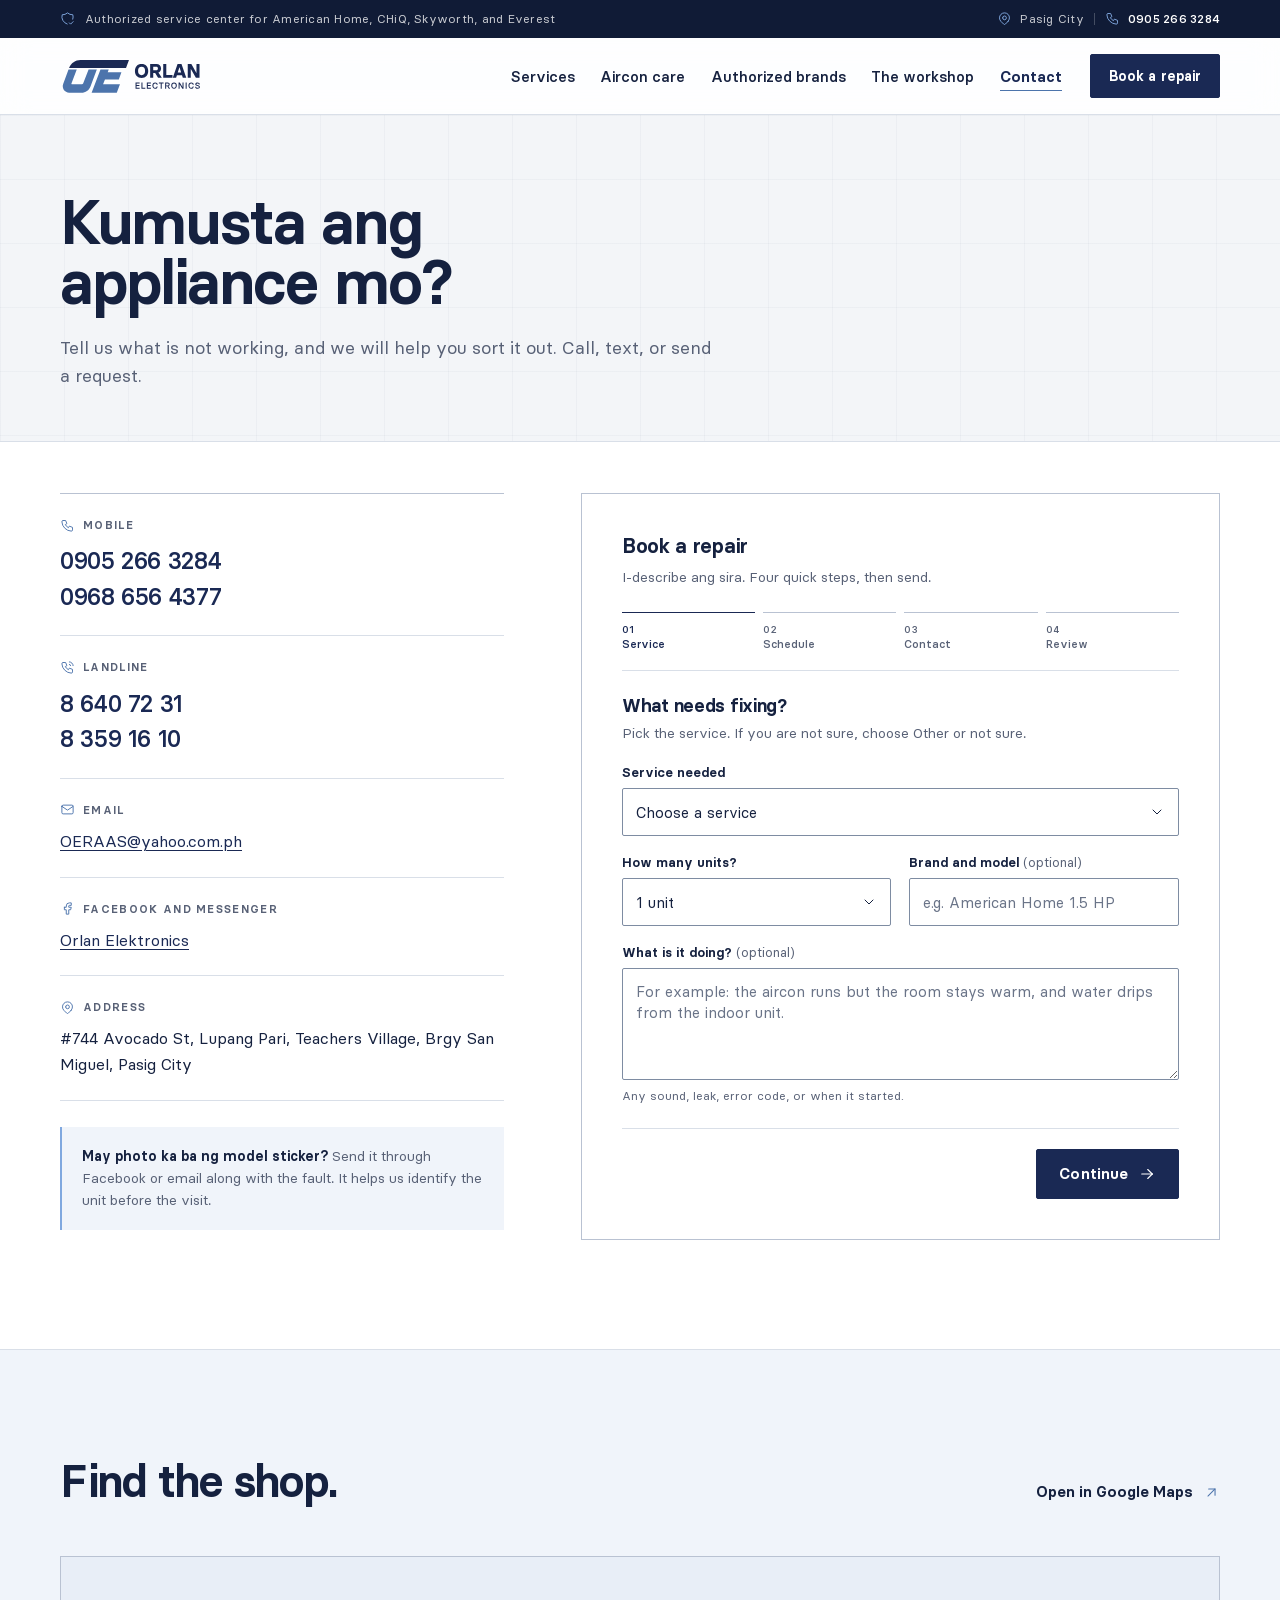
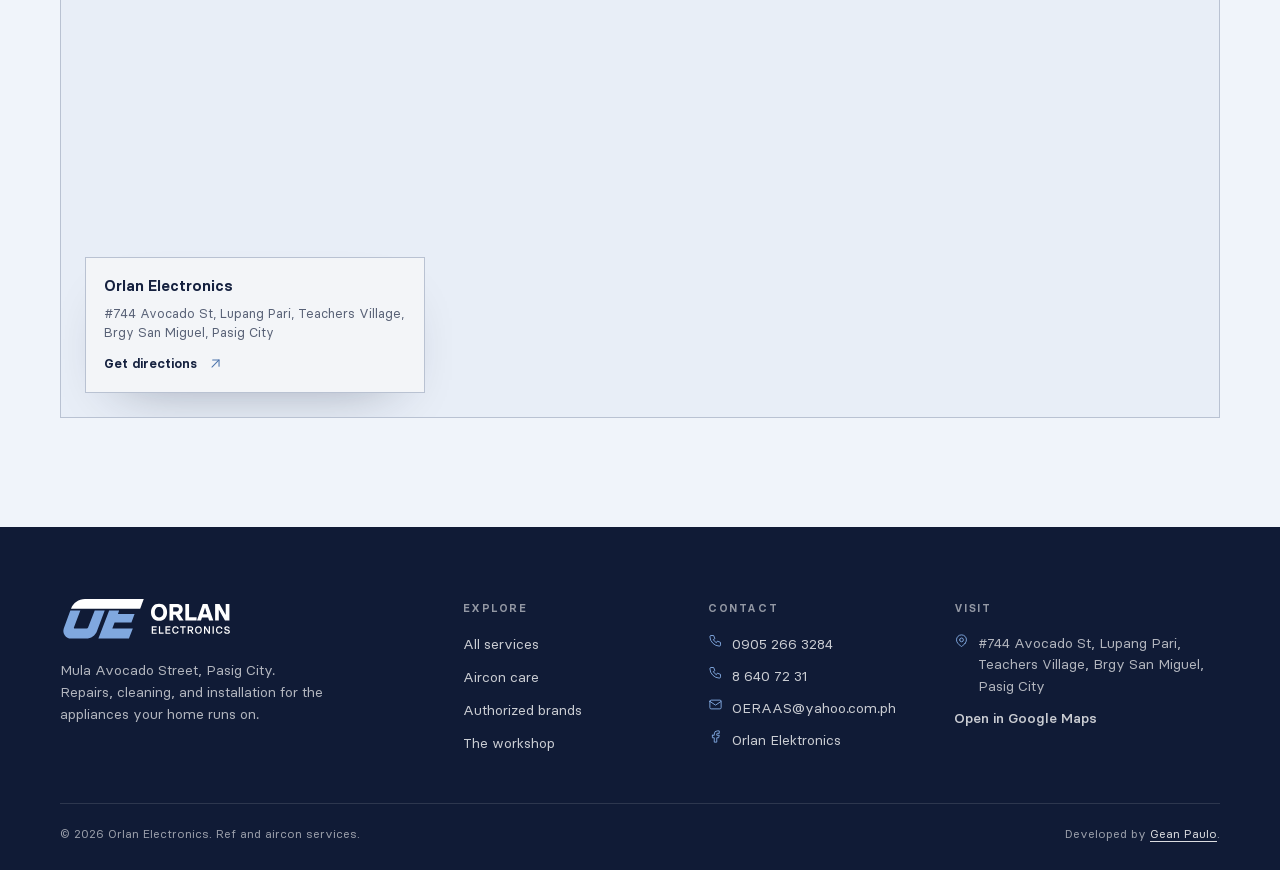
<file: contact.html>
<!DOCTYPE html>
<html lang="en">
<head>
  <meta charset="utf-8">
  <meta name="viewport" content="width=device-width, initial-scale=1">
  <title>Contact and Book a Repair | Orlan Electronics</title>
  <meta name="description" content="Call, text, or email Orlan Electronics in Pasig City. Send a service request for aircon, refrigeration, and home appliance repair.">
  <meta name="theme-color" content="#1A2954">
  <link rel="icon" href="assets/favicon.svg" type="image/svg+xml">
  <link rel="apple-touch-icon" href="assets/apple-touch-icon.png">
  <link rel="preload" href="assets/fonts/BasierSquare-SemiBold.woff2" as="font" type="font/woff2" crossorigin>
  <link rel="preload" href="assets/fonts/BasierCircle-Regular.woff2" as="font" type="font/woff2" crossorigin>
  <link rel="stylesheet" href="assets/css/styles.css">
  <noscript>
    <style>
      .mobile-menu{position:static;visibility:visible;opacity:1;transform:none;min-height:0;max-height:none;box-shadow:none;border-top:1px solid var(--line);padding-top:16px}
      .menu-toggle{display:none!important}
      .mobile-menu .btn{display:none}
      .filter-bar{display:none}
    </style>
  </noscript>
  <meta property="og:type" content="website">
  <meta property="og:title" content="Contact and Book a Repair | Orlan Electronics">
  <meta property="og:description" content="Call, text, or email Orlan Electronics in Pasig City.">
  <meta property="og:image" content="assets/img/og-image.jpg">
  <meta property="og:image:alt" content="Orlan Electronics, aircon and appliance repair in Pasig City">
  <meta property="og:site_name" content="Orlan Electronics">
  <meta property="og:image:width" content="1200">
  <meta property="og:image:height" content="630">
  <meta name="twitter:card" content="summary_large_image">
  <meta name="twitter:image" content="assets/img/og-image.jpg">
  <script>document.documentElement.classList.add('js');</script>
  <noscript>
    <style>
      .booking-steps{display:none}
      .form-step[hidden]{display:block!important}
      .form-step:not(.form-step--review) .form-step__actions{display:none!important}
      .form-step--review[hidden]{display:none!important}
    </style>
  </noscript>
</head>
<body>
  <a class="skip-link" href="#main">Skip to content</a>
  <svg xmlns="http://www.w3.org/2000/svg" aria-hidden="true" width="0" height="0" style="position:absolute;width:0;height:0;overflow:hidden">
  <symbol id="i-air-conditioning" viewBox="0 0 24 24" fill="none" stroke="currentColor" stroke-width="1.5" stroke-linecap="round" stroke-linejoin="round">
    <path d="M8 16a3 3 0 0 1 -3 3" />
    <path d="M16 16a3 3 0 0 0 3 3" />
    <path d="M12 16v4" />
    <path d="M3 5m0 2a2 2 0 0 1 2 -2h14a2 2 0 0 1 2 2v4a2 2 0 0 1 -2 2h-14a2 2 0 0 1 -2 -2z" />
    <path d="M7 13v-3a1 1 0 0 1 1 -1h8a1 1 0 0 1 1 1v3" />
  </symbol>
  <symbol id="i-alert-triangle" viewBox="0 0 24 24" fill="none" stroke="currentColor" stroke-width="1.5" stroke-linecap="round" stroke-linejoin="round">
    <path d="M12 9v4" />
    <path d="M10.363 3.591l-8.106 13.534a1.914 1.914 0 0 0 1.636 2.871h16.214a1.914 1.914 0 0 0 1.636 -2.87l-8.106 -13.536a1.914 1.914 0 0 0 -3.274 0z" />
    <path d="M12 16h.01" />
  </symbol>
  <symbol id="i-arrow-left" viewBox="0 0 24 24" fill="none" stroke="currentColor" stroke-width="1.5" stroke-linecap="round" stroke-linejoin="round">
    <path d="M5 12l14 0" />
    <path d="M5 12l6 6" />
    <path d="M5 12l6 -6" />
  </symbol>
  <symbol id="i-arrow-right" viewBox="0 0 24 24" fill="none" stroke="currentColor" stroke-width="1.5" stroke-linecap="round" stroke-linejoin="round">
    <path d="M5 12l14 0" />
    <path d="M13 18l6 -6" />
    <path d="M13 6l6 6" />
  </symbol>
  <symbol id="i-arrow-up-right" viewBox="0 0 24 24" fill="none" stroke="currentColor" stroke-width="1.5" stroke-linecap="round" stroke-linejoin="round">
    <path d="M17 7l-10 10" />
    <path d="M8 7l9 0l0 9" />
  </symbol>
  <symbol id="i-brand-facebook" viewBox="0 0 24 24" fill="none" stroke="currentColor" stroke-width="1.5" stroke-linecap="round" stroke-linejoin="round">
    <path d="M7 10v4h3v7h4v-7h3l1 -4h-4v-2a1 1 0 0 1 1 -1h3v-4h-3a5 5 0 0 0 -5 5v2h-3" />
  </symbol>
  <symbol id="i-brand-messenger" viewBox="0 0 24 24" fill="none" stroke="currentColor" stroke-width="1.5" stroke-linecap="round" stroke-linejoin="round">
    <path d="M3 20l1.3 -3.9a9 8 0 1 1 3.4 2.9l-4.7 1" />
    <path d="M8 13l3 -2l2 2l3 -2" />
  </symbol>
  <symbol id="i-building-store" viewBox="0 0 24 24" fill="none" stroke="currentColor" stroke-width="1.5" stroke-linecap="round" stroke-linejoin="round">
    <path d="M3 21l18 0" />
    <path d="M3 7v1a3 3 0 0 0 6 0v-1m0 1a3 3 0 0 0 6 0v-1m0 1a3 3 0 0 0 6 0v-1h-18l2 -4h14l2 4" />
    <path d="M5 21l0 -10.15" />
    <path d="M19 21l0 -10.15" />
    <path d="M9 21v-4a2 2 0 0 1 2 -2h2a2 2 0 0 1 2 2v4" />
  </symbol>
  <symbol id="i-calendar" viewBox="0 0 24 24" fill="none" stroke="currentColor" stroke-width="1.5" stroke-linecap="round" stroke-linejoin="round">
    <path d="M4 7a2 2 0 0 1 2 -2h12a2 2 0 0 1 2 2v12a2 2 0 0 1 -2 2h-12a2 2 0 0 1 -2 -2v-12z" />
    <path d="M16 3v4" />
    <path d="M8 3v4" />
    <path d="M4 11h16" />
    <path d="M11 15h1" />
    <path d="M12 15v3" />
  </symbol>
  <symbol id="i-check" viewBox="0 0 24 24" fill="none" stroke="currentColor" stroke-width="1.5" stroke-linecap="round" stroke-linejoin="round">
    <path d="M5 12l5 5l10 -10" />
  </symbol>
  <symbol id="i-circle-check" viewBox="0 0 24 24" fill="none" stroke="currentColor" stroke-width="1.5" stroke-linecap="round" stroke-linejoin="round">
    <path d="M12 12m-9 0a9 9 0 1 0 18 0a9 9 0 1 0 -18 0" />
    <path d="M9 12l2 2l4 -4" />
  </symbol>
  <symbol id="i-clock" viewBox="0 0 24 24" fill="none" stroke="currentColor" stroke-width="1.5" stroke-linecap="round" stroke-linejoin="round">
    <path d="M3 12a9 9 0 1 0 18 0a9 9 0 0 0 -18 0" />
    <path d="M12 7v5l3 3" />
  </symbol>
  <symbol id="i-cooker" viewBox="0 0 24 24" fill="none" stroke="currentColor" stroke-width="1.5" stroke-linecap="round" stroke-linejoin="round">
    <path d="M12 7h.01" />
    <path d="M15 7h.01" />
    <path d="M9 7h.01" />
    <path d="M5 3m0 2a2 2 0 0 1 2 -2h10a2 2 0 0 1 2 2v14a2 2 0 0 1 -2 2h-10a2 2 0 0 1 -2 -2z" />
    <path d="M9 15h6" />
    <path d="M5 11h14" />
  </symbol>
  <symbol id="i-device-tv" viewBox="0 0 24 24" fill="none" stroke="currentColor" stroke-width="1.5" stroke-linecap="round" stroke-linejoin="round">
    <path d="M3 7m0 2a2 2 0 0 1 2 -2h14a2 2 0 0 1 2 2v9a2 2 0 0 1 -2 2h-14a2 2 0 0 1 -2 -2z" />
    <path d="M16 3l-4 4l-4 -4" />
  </symbol>
  <symbol id="i-droplet" viewBox="0 0 24 24" fill="none" stroke="currentColor" stroke-width="1.5" stroke-linecap="round" stroke-linejoin="round">
    <path d="M7.502 19.423c2.602 2.105 6.395 2.105 8.996 0c2.602 -2.105 3.262 -5.708 1.566 -8.546l-4.89 -7.26c-.42 -.625 -1.287 -.803 -1.936 -.397a1.376 1.376 0 0 0 -.41 .397l-4.893 7.26c-1.695 2.838 -1.035 6.441 1.567 8.546z" />
  </symbol>
  <symbol id="i-external-link" viewBox="0 0 24 24" fill="none" stroke="currentColor" stroke-width="1.5" stroke-linecap="round" stroke-linejoin="round">
    <path d="M12 6h-6a2 2 0 0 0 -2 2v10a2 2 0 0 0 2 2h10a2 2 0 0 0 2 -2v-6" />
    <path d="M11 13l9 -9" />
    <path d="M15 4h5v5" />
  </symbol>
  <symbol id="i-fridge" viewBox="0 0 24 24" fill="none" stroke="currentColor" stroke-width="1.5" stroke-linecap="round" stroke-linejoin="round">
    <path d="M5 3m0 2a2 2 0 0 1 2 -2h10a2 2 0 0 1 2 2v14a2 2 0 0 1 -2 2h-10a2 2 0 0 1 -2 -2z" />
    <path d="M5 10h14" />
    <path d="M9 13v3" />
    <path d="M9 6v1" />
  </symbol>
  <symbol id="i-home" viewBox="0 0 24 24" fill="none" stroke="currentColor" stroke-width="1.5" stroke-linecap="round" stroke-linejoin="round">
    <path d="M5 12l-2 0l9 -9l9 9l-2 0" />
    <path d="M5 12v7a2 2 0 0 0 2 2h10a2 2 0 0 0 2 -2v-7" />
    <path d="M9 21v-6a2 2 0 0 1 2 -2h2a2 2 0 0 1 2 2v6" />
  </symbol>
  <symbol id="i-ironing" viewBox="0 0 24 24" fill="none" stroke="currentColor" stroke-width="1.5" stroke-linecap="round" stroke-linejoin="round">
    <path d="M9 6h7.459a3 3 0 0 1 2.959 2.507l.577 3.464l.81 4.865a1 1 0 0 1 -.985 1.164h-16.82a7 7 0 0 1 7 -7h9.8" />
  </symbol>
  <symbol id="i-mail" viewBox="0 0 24 24" fill="none" stroke="currentColor" stroke-width="1.5" stroke-linecap="round" stroke-linejoin="round">
    <path d="M3 7a2 2 0 0 1 2 -2h14a2 2 0 0 1 2 2v10a2 2 0 0 1 -2 2h-14a2 2 0 0 1 -2 -2v-10z" />
    <path d="M3 7l9 6l9 -6" />
  </symbol>
  <symbol id="i-map-pin" viewBox="0 0 24 24" fill="none" stroke="currentColor" stroke-width="1.5" stroke-linecap="round" stroke-linejoin="round">
    <path d="M9 11a3 3 0 1 0 6 0a3 3 0 0 0 -6 0" />
    <path d="M17.657 16.657l-4.243 4.243a2 2 0 0 1 -2.827 0l-4.244 -4.243a8 8 0 1 1 11.314 0z" />
  </symbol>
  <symbol id="i-message-circle" viewBox="0 0 24 24" fill="none" stroke="currentColor" stroke-width="1.5" stroke-linecap="round" stroke-linejoin="round">
    <path d="M3 20l1.3 -3.9c-2.324 -3.437 -1.426 -7.872 2.1 -10.374c3.526 -2.501 8.59 -2.296 11.845 .48c3.255 2.777 3.695 7.266 1.029 10.501c-2.666 3.235 -7.615 4.215 -11.574 2.293l-4.7 1" />
  </symbol>
  <symbol id="i-microwave" viewBox="0 0 24 24" fill="none" stroke="currentColor" stroke-width="1.5" stroke-linecap="round" stroke-linejoin="round">
    <path d="M3 6m0 1a1 1 0 0 1 1 -1h16a1 1 0 0 1 1 1v10a1 1 0 0 1 -1 1h-16a1 1 0 0 1 -1 -1z" />
    <path d="M15 6v12" />
    <path d="M18 12h.01" />
    <path d="M18 15h.01" />
    <path d="M18 9h.01" />
    <path d="M6.5 10.5c1 -.667 1.5 -.667 2.5 0c.833 .347 1.667 .926 2.5 0" />
    <path d="M6.5 13.5c1 -.667 1.5 -.667 2.5 0c.833 .347 1.667 .926 2.5 0" />
  </symbol>
  <symbol id="i-minus" viewBox="0 0 24 24" fill="none" stroke="currentColor" stroke-width="1.5" stroke-linecap="round" stroke-linejoin="round">
    <path d="M5 12l14 0" />
  </symbol>
  <symbol id="i-phone-call" viewBox="0 0 24 24" fill="none" stroke="currentColor" stroke-width="1.5" stroke-linecap="round" stroke-linejoin="round">
    <path d="M5 4h4l2 5l-2.5 1.5a11 11 0 0 0 5 5l1.5 -2.5l5 2v4a2 2 0 0 1 -2 2a16 16 0 0 1 -15 -15a2 2 0 0 1 2 -2" />
    <path d="M15 7a2 2 0 0 1 2 2" />
    <path d="M15 3a6 6 0 0 1 6 6" />
  </symbol>
  <symbol id="i-phone" viewBox="0 0 24 24" fill="none" stroke="currentColor" stroke-width="1.5" stroke-linecap="round" stroke-linejoin="round">
    <path d="M5 4h4l2 5l-2.5 1.5a11 11 0 0 0 5 5l1.5 -2.5l5 2v4a2 2 0 0 1 -2 2a16 16 0 0 1 -15 -15a2 2 0 0 1 2 -2" />
  </symbol>
  <symbol id="i-plug-connected" viewBox="0 0 24 24" fill="none" stroke="currentColor" stroke-width="1.5" stroke-linecap="round" stroke-linejoin="round">
    <path d="M7 12l5 5l-1.5 1.5a3.536 3.536 0 1 1 -5 -5l1.5 -1.5z" />
    <path d="M17 12l-5 -5l1.5 -1.5a3.536 3.536 0 1 1 5 5l-1.5 1.5z" />
    <path d="M3 21l2.5 -2.5" />
    <path d="M18.5 5.5l2.5 -2.5" />
    <path d="M10 11l-2 2" />
    <path d="M13 14l-2 2" />
  </symbol>
  <symbol id="i-plug" viewBox="0 0 24 24" fill="none" stroke="currentColor" stroke-width="1.5" stroke-linecap="round" stroke-linejoin="round">
    <path d="M9.785 6l8.215 8.215l-2.054 2.054a5.81 5.81 0 1 1 -8.215 -8.215l2.054 -2.054z" />
    <path d="M4 20l3.5 -3.5" />
    <path d="M15 4l-3.5 3.5" />
    <path d="M20 9l-3.5 3.5" />
  </symbol>
  <symbol id="i-plus" viewBox="0 0 24 24" fill="none" stroke="currentColor" stroke-width="1.5" stroke-linecap="round" stroke-linejoin="round">
    <path d="M12 5l0 14" />
    <path d="M5 12l14 0" />
  </symbol>
  <symbol id="i-propeller" viewBox="0 0 24 24" fill="none" stroke="currentColor" stroke-width="1.5" stroke-linecap="round" stroke-linejoin="round">
    <path d="M12 13m-3 0a3 3 0 1 0 6 0a3 3 0 1 0 -6 0" />
    <path d="M14.167 10.5c.722 -1.538 1.156 -3.043 1.303 -4.514c.22 -1.63 -.762 -2.986 -3.47 -2.986s-3.69 1.357 -3.47 2.986c.147 1.471 .581 2.976 1.303 4.514" />
    <path d="M13.169 16.751c.97 1.395 2.057 2.523 3.257 3.386c1.3 1 2.967 .833 4.321 -1.512c1.354 -2.345 .67 -3.874 -.85 -4.498c-1.348 -.608 -2.868 -.985 -4.562 -1.128" />
    <path d="M8.664 13c-1.693 .143 -3.213 .52 -4.56 1.128c-1.522 .623 -2.206 2.153 -.852 4.498s3.02 2.517 4.321 1.512c1.2 -.863 2.287 -1.991 3.258 -3.386" />
  </symbol>
  <symbol id="i-send" viewBox="0 0 24 24" fill="none" stroke="currentColor" stroke-width="1.5" stroke-linecap="round" stroke-linejoin="round">
    <path d="M10 14l11 -11" />
    <path d="M21 3l-6.5 18a.55 .55 0 0 1 -1 0l-3.5 -7l-7 -3.5a.55 .55 0 0 1 0 -1l18 -6.5" />
  </symbol>
  <symbol id="i-settings" viewBox="0 0 24 24" fill="none" stroke="currentColor" stroke-width="1.5" stroke-linecap="round" stroke-linejoin="round">
    <path d="M10.325 4.317c.426 -1.756 2.924 -1.756 3.35 0a1.724 1.724 0 0 0 2.573 1.066c1.543 -.94 3.31 .826 2.37 2.37a1.724 1.724 0 0 0 1.065 2.572c1.756 .426 1.756 2.924 0 3.35a1.724 1.724 0 0 0 -1.066 2.573c.94 1.543 -.826 3.31 -2.37 2.37a1.724 1.724 0 0 0 -2.572 1.065c-.426 1.756 -2.924 1.756 -3.35 0a1.724 1.724 0 0 0 -2.573 -1.066c-1.543 .94 -3.31 -.826 -2.37 -2.37a1.724 1.724 0 0 0 -1.065 -2.572c-1.756 -.426 -1.756 -2.924 0 -3.35a1.724 1.724 0 0 0 1.066 -2.573c-.94 -1.543 .826 -3.31 2.37 -2.37c1 .608 2.296 .07 2.572 -1.065z" />
    <path d="M9 12a3 3 0 1 0 6 0a3 3 0 0 0 -6 0" />
  </symbol>
  <symbol id="i-shield-check" viewBox="0 0 24 24" fill="none" stroke="currentColor" stroke-width="1.5" stroke-linecap="round" stroke-linejoin="round">
    <path d="M11.46 20.846a12 12 0 0 1 -7.96 -14.846a12 12 0 0 0 8.5 -3a12 12 0 0 0 8.5 3a12 12 0 0 1 -.09 7.06" />
    <path d="M15 19l2 2l4 -4" />
  </symbol>
  <symbol id="i-snowflake" viewBox="0 0 24 24" fill="none" stroke="currentColor" stroke-width="1.5" stroke-linecap="round" stroke-linejoin="round">
    <path d="M10 4l2 1l2 -1" />
    <path d="M12 2v6.5l3 1.72" />
    <path d="M17.928 6.268l.134 2.232l1.866 1.232" />
    <path d="M20.66 7l-5.629 3.25l.01 3.458" />
    <path d="M19.928 14.268l-1.866 1.232l-.134 2.232" />
    <path d="M20.66 17l-5.629 -3.25l-2.99 1.738" />
    <path d="M14 20l-2 -1l-2 1" />
    <path d="M12 22v-6.5l-3 -1.72" />
    <path d="M6.072 17.732l-.134 -2.232l-1.866 -1.232" />
    <path d="M3.34 17l5.629 -3.25l-.01 -3.458" />
    <path d="M4.072 9.732l1.866 -1.232l.134 -2.232" />
    <path d="M3.34 7l5.629 3.25l2.99 -1.738" />
  </symbol>
  <symbol id="i-thermometer" viewBox="0 0 24 24" fill="none" stroke="currentColor" stroke-width="1.5" stroke-linecap="round" stroke-linejoin="round">
    <path d="M19 5a2.828 2.828 0 0 1 0 4l-8 8h-4v-4l8 -8a2.828 2.828 0 0 1 4 0z" />
    <path d="M16 7l-1.5 -1.5" />
    <path d="M13 10l-1.5 -1.5" />
    <path d="M10 13l-1.5 -1.5" />
    <path d="M7 17l-3 3" />
  </symbol>
  <symbol id="i-tool" viewBox="0 0 24 24" fill="none" stroke="currentColor" stroke-width="1.5" stroke-linecap="round" stroke-linejoin="round">
    <path d="M7 10h3v-3l-3.5 -3.5a6 6 0 0 1 8 8l6 6a2 2 0 0 1 -3 3l-6 -6a6 6 0 0 1 -8 -8l3.5 3.5" />
  </symbol>
  <symbol id="i-tools" viewBox="0 0 24 24" fill="none" stroke="currentColor" stroke-width="1.5" stroke-linecap="round" stroke-linejoin="round">
    <path d="M3 21h4l13 -13a1.5 1.5 0 0 0 -4 -4l-13 13v4" />
    <path d="M14.5 5.5l4 4" />
    <path d="M12 8l-5 -5l-4 4l5 5" />
    <path d="M7 8l-1.5 1.5" />
    <path d="M16 12l5 5l-4 4l-5 -5" />
    <path d="M16 17l-1.5 1.5" />
  </symbol>
  <symbol id="i-wash-machine" viewBox="0 0 24 24" fill="none" stroke="currentColor" stroke-width="1.5" stroke-linecap="round" stroke-linejoin="round">
    <path d="M5 3m0 2a2 2 0 0 1 2 -2h10a2 2 0 0 1 2 2v14a2 2 0 0 1 -2 2h-10a2 2 0 0 1 -2 -2z" />
    <path d="M12 14m-4 0a4 4 0 1 0 8 0a4 4 0 1 0 -8 0" />
    <path d="M8 6h.01" />
    <path d="M11 6h.01" />
    <path d="M14 6h2" />
    <path d="M8 14c1.333 -.667 2.667 -.667 4 0c1.333 .667 2.667 .667 4 0" />
  </symbol>
  <symbol id="i-wind" viewBox="0 0 24 24" fill="none" stroke="currentColor" stroke-width="1.5" stroke-linecap="round" stroke-linejoin="round">
    <path d="M5 8h8.5a2.5 2.5 0 1 0 -2.34 -3.24" />
    <path d="M3 12h15.5a2.5 2.5 0 1 1 -2.34 3.24" />
    <path d="M4 16h5.5a2.5 2.5 0 1 1 -2.34 3.24" />
  </symbol>
</svg>

  <div class="topbar">
    <div class="container topbar__inner">
      <div class="topbar__creds">
        <svg class="icon" aria-hidden="true"><use href="#i-shield-check"></use></svg>
        <span>Authorized service center for American Home, CHiQ, Skyworth, and Everest</span>
      </div>
      <div class="topbar__contact">
        <span class="topbar__location"><svg class="icon" aria-hidden="true"><use href="#i-map-pin"></use></svg>Pasig City</span>
        <span class="topbar__divider" aria-hidden="true"></span>
        <a href="tel:+639052663284"><svg class="icon" aria-hidden="true"><use href="#i-phone"></use></svg>0905 266 3284</a>
      </div>
    </div>
  </div>

  <header class="header">
    <div class="container header__inner">
      <a class="brand" href="index.html" aria-label="Orlan Electronics home">
        <img src="assets/logo/logo-dark-long.svg" alt="Orlan Electronics" width="438" height="103">
      </a>
      <nav class="nav" aria-label="Primary">
        <a class="nav__link" href="services.html">Services</a>
        <a class="nav__link" href="aircon.html">Aircon care</a>
        <a class="nav__link" href="brands.html">Authorized brands</a>
        <a class="nav__link" href="about.html">The workshop</a>
        <a class="nav__link" href="contact.html" aria-current="page">Contact</a>
      </nav>
      <a class="btn btn--primary header__cta" href="#request">Book a repair</a>
      <button class="menu-toggle" type="button" aria-label="Open menu" aria-expanded="false" aria-controls="mobile-menu" data-menu-toggle>
        <span class="menu-toggle__bars" aria-hidden="true"><span></span><span></span></span>
      </button>
    </div>
    <div class="mobile-menu" id="mobile-menu" aria-hidden="true">
      <nav class="mobile-menu__nav" aria-label="Mobile">
        <a href="index.html">Home <svg class="icon" aria-hidden="true"><use href="#i-arrow-right"></use></svg></a>
        <a href="services.html">Services <svg class="icon" aria-hidden="true"><use href="#i-arrow-right"></use></svg></a>
        <a href="aircon.html">Aircon care <svg class="icon" aria-hidden="true"><use href="#i-arrow-right"></use></svg></a>
        <a href="brands.html">Authorized brands <svg class="icon" aria-hidden="true"><use href="#i-arrow-right"></use></svg></a>
        <a href="about.html">The workshop <svg class="icon" aria-hidden="true"><use href="#i-arrow-right"></use></svg></a>
        <a href="contact.html" aria-current="page">Contact <svg class="icon" aria-hidden="true"><use href="#i-arrow-right"></use></svg></a>
      </nav>
      <div class="mobile-menu__contact">
        <a href="tel:+639052663284">0905 266 3284</a><br>
        <a href="mailto:OERAAS@yahoo.com.ph">OERAAS@yahoo.com.ph</a>
        <p>#744 Avocado St, Lupang Pari, Teachers Village, Brgy San Miguel, Pasig City</p>
      </div>
      <a class="btn btn--primary" href="#request">Book a repair</a>
    </div>
  </header>

  <main id="main">
    <section class="page-head page-head--narrow">
      <div class="container">
        <div class="page-head__inner">
        <h1 class="h1">Kumusta ang appliance mo?</h1>
        <p class="lede page-head__lede">Tell us what is not working, and we will help you sort it out. Call, text, or send a request.</p>
        </div>
      </div>
    </section>

    <section class="section section--white section--after-head" id="request">
      <div class="container">
        <div class="contact-grid">
          <div data-reveal>
            <div class="contact-methods">
              <div class="contact-method">
                <p class="contact-method__label"><svg class="icon" aria-hidden="true"><use href="#i-phone"></use></svg>Mobile</p>
                <div class="phone-list">
                  <a href="tel:+639052663284">0905 266 3284</a>
                  <a href="tel:+639686564377">0968 656 4377</a>
                </div>
              </div>
              <div class="contact-method">
                <p class="contact-method__label"><svg class="icon" aria-hidden="true"><use href="#i-phone-call"></use></svg>Landline</p>
                <div class="phone-list">
                  <a href="tel:+63286407231">8 640 72 31</a>
                  <a href="tel:+63283591610">8 359 16 10</a>
                </div>
              </div>
              <div class="contact-method">
                <p class="contact-method__label"><svg class="icon" aria-hidden="true"><use href="#i-mail"></use></svg>Email</p>
                <p class="contact-method__value"><a href="mailto:OERAAS@yahoo.com.ph">OERAAS@yahoo.com.ph</a></p>
              </div>
              <div class="contact-method">
                <p class="contact-method__label"><svg class="icon" aria-hidden="true"><use href="#i-brand-facebook"></use></svg>Facebook and Messenger</p>
                <p class="contact-method__value"><a href="https://www.facebook.com/search/top?q=Orlan%20Elektronics" target="_blank" rel="noopener">Orlan Elektronics</a></p>
              </div>
              <div class="contact-method">
                <p class="contact-method__label"><svg class="icon" aria-hidden="true"><use href="#i-map-pin"></use></svg>Address</p>
                <p class="contact-method__value">#744 Avocado St, Lupang Pari, Teachers Village, Brgy San Miguel, Pasig City</p>
              </div>
            </div>
            <div class="contact-aside">
              <p><strong>May photo ka ba ng model sticker?</strong> Send it through Facebook or email along with the fault. It helps us identify the unit before the visit.</p>
            </div>
          </div>

          <div class="form-wrap" data-reveal data-reveal-delay="100">
            <div class="form-head">
              <h2 class="h3">Book a repair</h2>
              <p>I-describe ang sira. Four quick steps, then send.</p>
            </div>

            <p class="form-prefill" data-form-prefill hidden>
              <svg class="icon" aria-hidden="true"><use href="#i-circle-check"></use></svg>
              <span>Requesting: <strong data-form-prefill-text>Selected service</strong>. You can change it in step 1.</span>
            </p>

            <div class="form-alert" data-form-alert role="alert" hidden></div>

            <form data-request-form action="mailto:OERAAS@yahoo.com.ph" method="post" enctype="text/plain" novalidate>
              <div class="field field--hp" aria-hidden="true">
                <label for="website">Website</label>
                <input type="text" id="website" name="website" tabindex="-1" autocomplete="off">
              </div>

              <div class="booking-steps">
                <ol class="booking-steps__list" aria-label="Booking steps">
                  <li class="booking-step is-current" data-step-indicator="1" aria-current="step">
                    <span class="booking-step__num">01</span>
                    <span class="booking-step__label">Service</span>
                  </li>
                  <li class="booking-step" data-step-indicator="2">
                    <span class="booking-step__num">02</span>
                    <span class="booking-step__label">Schedule</span>
                  </li>
                  <li class="booking-step" data-step-indicator="3">
                    <span class="booking-step__num">03</span>
                    <span class="booking-step__label">Contact</span>
                  </li>
                  <li class="booking-step" data-step-indicator="4">
                    <span class="booking-step__num">04</span>
                    <span class="booking-step__label">Review</span>
                  </li>
                </ol>
                <p class="visually-hidden" aria-live="polite" data-step-status>Step 1 of 4: Service</p>
              </div>

              <fieldset class="form-step" data-step="1">
                <legend class="form-step__legend">What needs fixing?</legend>
                <p class="form-step__intro">Pick the service. If you are not sure, choose Other or not sure.</p>
                <div class="form-grid">
                  <div class="field field--full">
                    <label for="service">Service needed</label>
                    <select id="service" name="service" required aria-describedby="service-error">
                      <option value="">Choose a service</option>
                      <optgroup label="Aircon">
                        <option value="aircon-repair">Aircon repair</option>
                        <option value="aircon-cleaning">Aircon cleaning</option>
                        <option value="aircon-installation">Aircon installation</option>
                      </optgroup>
                      <optgroup label="Kitchen">
                        <option value="refrigerator">Refrigerator repair</option>
                        <option value="freezer">Freezer repair</option>
                        <option value="microwave">Microwave oven repair</option>
                        <option value="rice-cooker">Rice cooker repair</option>
                      </optgroup>
                      <optgroup label="Laundry">
                        <option value="washing-machine">Washing machine repair</option>
                        <option value="dryer">Dryer repair</option>
                      </optgroup>
                      <optgroup label="Home and audio-visual">
                        <option value="tv">LED/LCD TV repair</option>
                        <option value="tv-wall">TV wall installation</option>
                        <option value="electric-fan">Electric fan repair</option>
                        <option value="amplifier">Amplifier repair</option>
                        <option value="component">Component repair</option>
                      </optgroup>
                      <optgroup label="Other">
                        <option value="other">Other or not sure</option>
                      </optgroup>
                    </select>
                    <span class="field__error" id="service-error" aria-live="polite"></span>
                  </div>
                  <div class="field">
                    <label for="units">How many units?</label>
                    <select id="units" name="units">
                      <option value="1">1 unit</option>
                      <option value="2">2 units</option>
                      <option value="3">3 units</option>
                      <option value="4+">4 or more</option>
                    </select>
                  </div>
                  <div class="field">
                    <label for="brand-model">Brand and model <span class="optional">(optional)</span></label>
                    <input type="text" id="brand-model" name="brandModel" placeholder="e.g. American Home 1.5 HP" autocomplete="off">
                  </div>
                  <div class="field field--full">
                    <label for="details">What is it doing? <span class="optional">(optional)</span></label>
                    <textarea id="details" name="details" placeholder="For example: the aircon runs but the room stays warm, and water drips from the indoor unit." aria-describedby="details-hint"></textarea>
                    <span class="field__hint" id="details-hint">Any sound, leak, error code, or when it started.</span>
                  </div>
                </div>
                <div class="form-step__actions">
                  <button class="btn btn--primary" type="button" data-step-next>Continue <svg class="icon" aria-hidden="true"><use href="#i-arrow-right"></use></svg></button>
                </div>
              </fieldset>

              <fieldset class="form-step" data-step="2" hidden>
                <legend class="form-step__legend">When works for you?</legend>
                <p class="form-step__intro">Choose a day and a window. We will confirm the exact time by call or text.</p>
                <div class="form-grid">
                  <div class="field">
                    <label for="date">Preferred date <span class="optional">(optional)</span></label>
                    <input type="date" id="date" name="date" aria-describedby="date-error date-hint">
                    <span class="field__hint" id="date-hint">Leave blank if you are flexible.</span>
                    <span class="field__error" id="date-error" aria-live="polite"></span>
                  </div>
                  <div class="field">
                    <label for="time">Preferred time</label>
                    <select id="time" name="time">
                      <option value="flexible">Any time / flexible</option>
                      <option value="morning">Morning</option>
                      <option value="afternoon">Afternoon</option>
                    </select>
                  </div>
                </div>
                <div class="form-step__actions">
                  <button class="btn btn--outline" type="button" data-step-back>Back</button>
                  <button class="btn btn--primary" type="button" data-step-next>Continue <svg class="icon" aria-hidden="true"><use href="#i-arrow-right"></use></svg></button>
                </div>
              </fieldset>

              <fieldset class="form-step" data-step="3" hidden>
                <legend class="form-step__legend">Where should we go?</legend>
                <p class="form-step__intro">Leave your contact details and the complete address.</p>
                <div class="form-grid">
                  <div class="field">
                    <label for="name">Name</label>
                    <input type="text" id="name" name="name" autocomplete="name" required aria-describedby="name-error">
                    <span class="field__error" id="name-error" aria-live="polite"></span>
                  </div>
                  <div class="field">
                    <label for="mobile">Mobile number</label>
                    <input type="tel" id="mobile" name="mobile" autocomplete="tel" inputmode="tel" placeholder="09XX XXX XXXX" required aria-describedby="mobile-error">
                    <span class="field__error" id="mobile-error" aria-live="polite"></span>
                  </div>
                  <div class="field field--full">
                    <label for="email">Email <span class="optional">(optional)</span></label>
                    <input type="email" id="email" name="email" autocomplete="email" aria-describedby="email-error">
                    <span class="field__error" id="email-error" aria-live="polite"></span>
                  </div>
                  <div class="field field--full">
                    <label for="address">Complete address</label>
                    <input type="text" id="address" name="address" autocomplete="street-address" placeholder="House number, street, barangay, city" required aria-describedby="address-error">
                    <span class="field__error" id="address-error" aria-live="polite"></span>
                  </div>
                  <div class="field field--full">
                    <label for="landmark">Landmark <span class="optional">(optional)</span></label>
                    <input type="text" id="landmark" name="landmark" placeholder="Near a school, church, or covered court" autocomplete="off">
                  </div>
                </div>
                <div class="form-step__actions">
                  <button class="btn btn--outline" type="button" data-step-back>Back</button>
                  <button class="btn btn--primary" type="button" data-step-next>Review booking <svg class="icon" aria-hidden="true"><use href="#i-arrow-right"></use></svg></button>
                </div>
              </fieldset>

              <fieldset class="form-step form-step--review" data-step="4" hidden>
                <legend class="form-step__legend">Check your booking.</legend>
                <p class="form-step__intro">One last look before we send it.</p>

                <div class="booking-review" data-booking-review>
                  <div class="booking-review__group">
                    <h3>Service</h3>
                    <dl class="booking-review__list">
                      <div class="booking-review__row"><dt>Service</dt><dd data-review-service>Not set</dd></div>
                      <div class="booking-review__row"><dt>Units</dt><dd data-review-units>1</dd></div>
                      <div class="booking-review__row"><dt>Brand / model</dt><dd data-review-brand>Not provided</dd></div>
                      <div class="booking-review__row"><dt>Concern</dt><dd data-review-details>Not provided</dd></div>
                    </dl>
                  </div>
                  <div class="booking-review__group">
                    <h3>Schedule</h3>
                    <dl class="booking-review__list">
                      <div class="booking-review__row"><dt>Date</dt><dd data-review-date>Flexible</dd></div>
                      <div class="booking-review__row"><dt>Time</dt><dd data-review-time>Any time / flexible</dd></div>
                    </dl>
                  </div>
                  <div class="booking-review__group booking-review__group--contact">
                    <h3>Contact</h3>
                    <dl class="booking-review__list">
                      <div class="booking-review__row"><dt>Name</dt><dd data-review-name>Not set</dd></div>
                      <div class="booking-review__row"><dt>Mobile</dt><dd data-review-mobile>Not set</dd></div>
                      <div class="booking-review__row"><dt>Email</dt><dd data-review-email>Not provided</dd></div>
                      <div class="booking-review__row"><dt>Address</dt><dd data-review-address>Not set</dd></div>
                      <div class="booking-review__row"><dt>Landmark</dt><dd data-review-landmark>Not provided</dd></div>
                    </dl>
                  </div>
                </div>

                <div class="field field--full consent-field">
                  <label class="checkbox" for="consent">
                    <input type="checkbox" id="consent" name="consent" value="Yes" required aria-describedby="consent-error">
                    <span>I confirm the details are correct and agree to be contacted about this booking.</span>
                  </label>
                  <span class="field__error" id="consent-error" aria-live="polite"></span>
                </div>

                <div class="form-step__actions">
                  <button class="btn btn--outline" type="button" data-step-back>Back</button>
                  <button class="btn btn--primary" type="submit" data-form-submit><span data-submit-label>Send booking request</span> <svg class="icon" aria-hidden="true"><use href="#i-arrow-up-right"></use></svg></button>
                </div>
                <p class="form-note" data-form-note>This form opens your email app with the booking details. Nothing is sent automatically, and we use your details only to respond.</p>
              </fieldset>

              <noscript>
                <div class="form-noscript-submit">
                  <button class="btn btn--primary" type="submit">Send by email <svg class="icon" aria-hidden="true"><use href="#i-arrow-up-right"></use></svg></button>
                  <p>JavaScript is off. This opens your email app with the booking details.</p>
                </div>
              </noscript>
            </form>

            <div class="form-success" data-form-success hidden>
              <span class="form-success__icon"><svg class="icon" aria-hidden="true"><use href="#i-check"></use></svg></span>
              <h2 class="h3" tabindex="-1" data-success-title>Salamat! Your booking is ready to send.</h2>
              <p data-success-copy>Your email app should have opened with the booking details. Send the message and we will confirm the schedule.</p>
              <p class="form-success__reference" data-success-reference hidden>Reference: <strong data-success-reference-value></strong></p>
              <p data-success-detail>If it did not open, email <a href="mailto:OERAAS@yahoo.com.ph">OERAAS@yahoo.com.ph</a> or call <a href="tel:+639052663284">0905 266 3284</a>.</p>
              <div class="form-success__actions">
                <button class="btn btn--outline btn--sm" type="button" data-form-reset>Book another repair</button>
                <a class="link-arrow" href="tel:+639052663284">Call the shop <svg class="icon" aria-hidden="true"><use href="#i-arrow-up-right"></use></svg></a>
              </div>
            </div>
          </div>
        </div>
      </div>
    </section>

    <section class="section section--tint section--line">
      <div class="container">
        <div class="section-head" data-reveal>
          <div class="section-head__text">
            <h2 class="h2">Find the shop.</h2>
          </div>
          <a class="link-arrow" href="https://www.google.com/maps/search/?api=1&amp;query=744+Avocado+St+San+Miguel+Pasig" target="_blank" rel="noopener">Open in Google Maps <svg class="icon" aria-hidden="true"><use href="#i-arrow-up-right"></use></svg></a>
        </div>
        <div class="map-wrap" data-reveal>
          <iframe src="https://www.google.com/maps?q=744%20Avocado%20St%2C%20San%20Miguel%2C%20Pasig&amp;output=embed" title="Map showing Orlan Electronics on Avocado Street, Pasig City" loading="lazy" referrerpolicy="no-referrer-when-downgrade" allowfullscreen></iframe>
          <div class="map-card">
            <strong>Orlan Electronics</strong>
            <p>#744 Avocado St, Lupang Pari, Teachers Village, Brgy San Miguel, Pasig City</p>
            <a class="link-arrow" href="https://www.google.com/maps/dir/?api=1&amp;destination=744+Avocado+St+San+Miguel+Pasig" target="_blank" rel="noopener">Get directions <svg class="icon" aria-hidden="true"><use href="#i-arrow-up-right"></use></svg></a>
          </div>
        </div>
      </div>
    </section>
  </main>

  <footer class="footer">
    <div class="container">
      <div class="footer__top">
        <div class="footer__brand">
          <img src="assets/logo/logo-light-long.svg" alt="Orlan Electronics" width="438" height="103">
          <p>Mula Avocado Street, Pasig City. Repairs, cleaning, and installation for the appliances your home runs on.</p>
        </div>
        <div>
          <h2 class="footer__title">Explore</h2>
          <div class="footer__links">
            <a href="services.html">All services</a>
            <a href="aircon.html">Aircon care</a>
            <a href="brands.html">Authorized brands</a>
            <a href="about.html">The workshop</a>
          </div>
        </div>
        <div>
          <h2 class="footer__title">Contact</h2>
          <div class="footer__contact">
            <div class="footer__contact-row">
              <svg class="icon" aria-hidden="true"><use href="#i-phone"></use></svg>
              <a href="tel:+639052663284">0905 266 3284</a>
            </div>
            <div class="footer__contact-row">
              <svg class="icon" aria-hidden="true"><use href="#i-phone"></use></svg>
              <a href="tel:+63286407231">8 640 72 31</a>
            </div>
            <div class="footer__contact-row">
              <svg class="icon" aria-hidden="true"><use href="#i-mail"></use></svg>
              <a href="mailto:OERAAS@yahoo.com.ph">OERAAS@yahoo.com.ph</a>
            </div>
            <div class="footer__contact-row">
              <svg class="icon" aria-hidden="true"><use href="#i-brand-facebook"></use></svg>
              <a href="https://www.facebook.com/search/top?q=Orlan%20Elektronics" target="_blank" rel="noopener">Orlan Elektronics</a>
            </div>
          </div>
        </div>
        <div>
          <h2 class="footer__title">Visit</h2>
          <div class="footer__contact">
            <div class="footer__contact-row">
              <svg class="icon" aria-hidden="true"><use href="#i-map-pin"></use></svg>
              <p>#744 Avocado St, Lupang Pari, Teachers Village, Brgy San Miguel, Pasig City</p>
            </div>
            <a class="text-link" href="https://www.google.com/maps/search/?api=1&amp;query=744+Avocado+St+San+Miguel+Pasig" target="_blank" rel="noopener">Open in Google Maps</a>
          </div>
        </div>
      </div>
      <div class="footer__bottom">
        <p>&copy; <span data-year>2026</span> Orlan Electronics. Ref and aircon services.</p>
        <p>Developed by <a href="https://geanpaulo.com" target="_blank" rel="noopener">Gean Paulo</a>.</p>
      </div>
    </div>
  </footer>

  <script src="assets/js/config.js"></script>
  <script src="assets/js/main.js" defer></script>
</body>
</html>
</file>
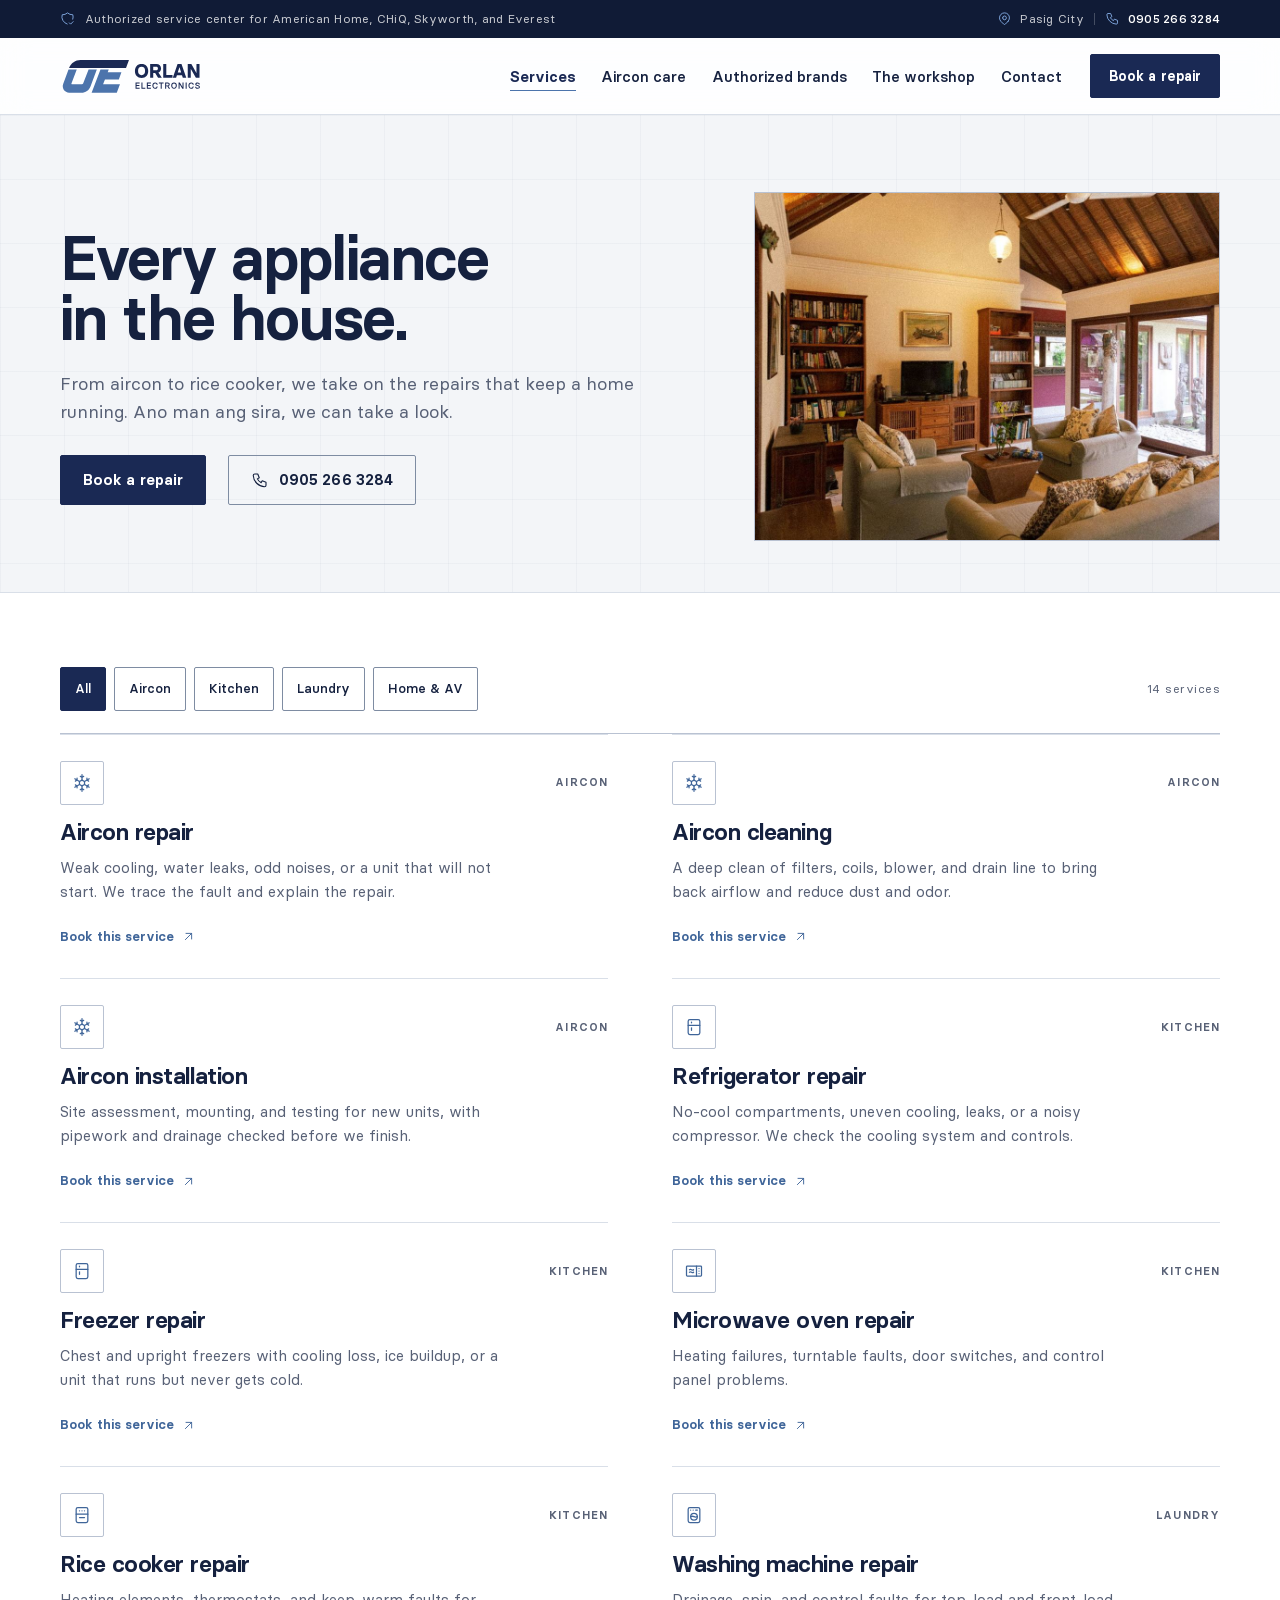
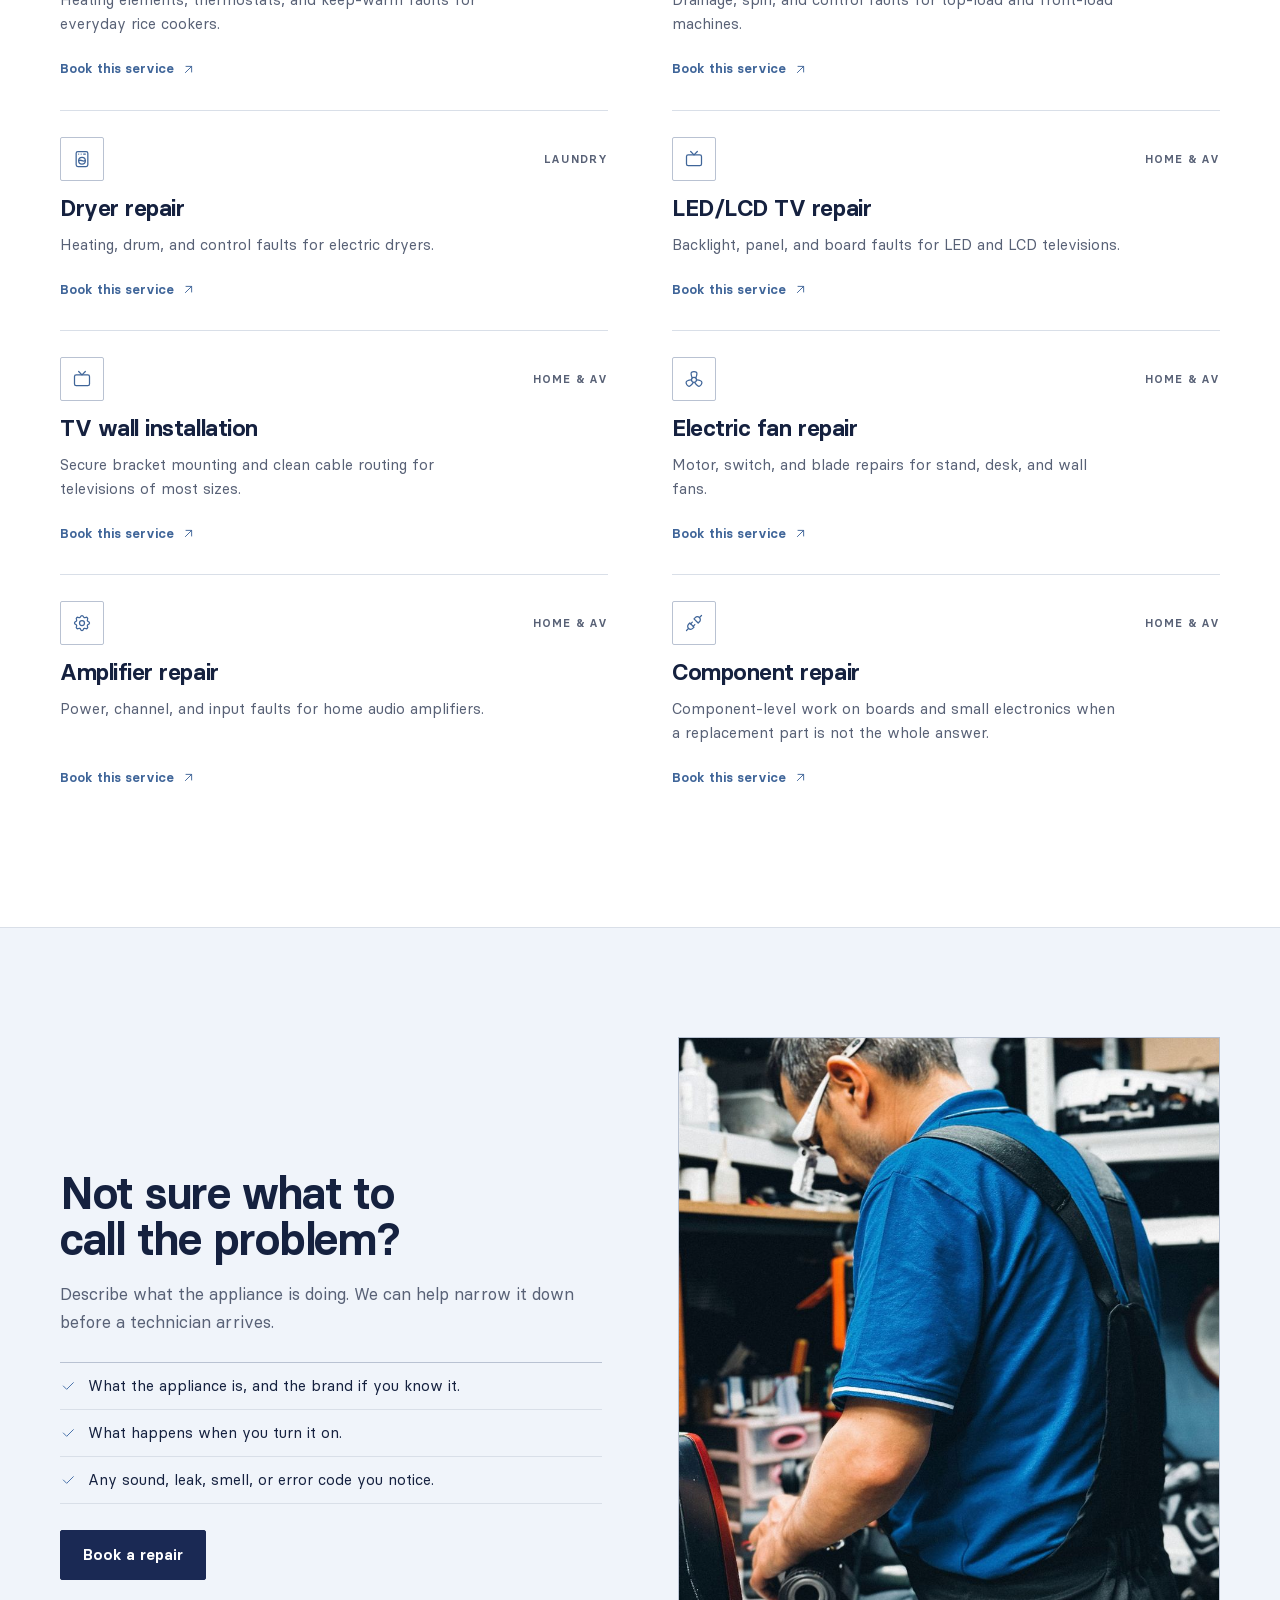
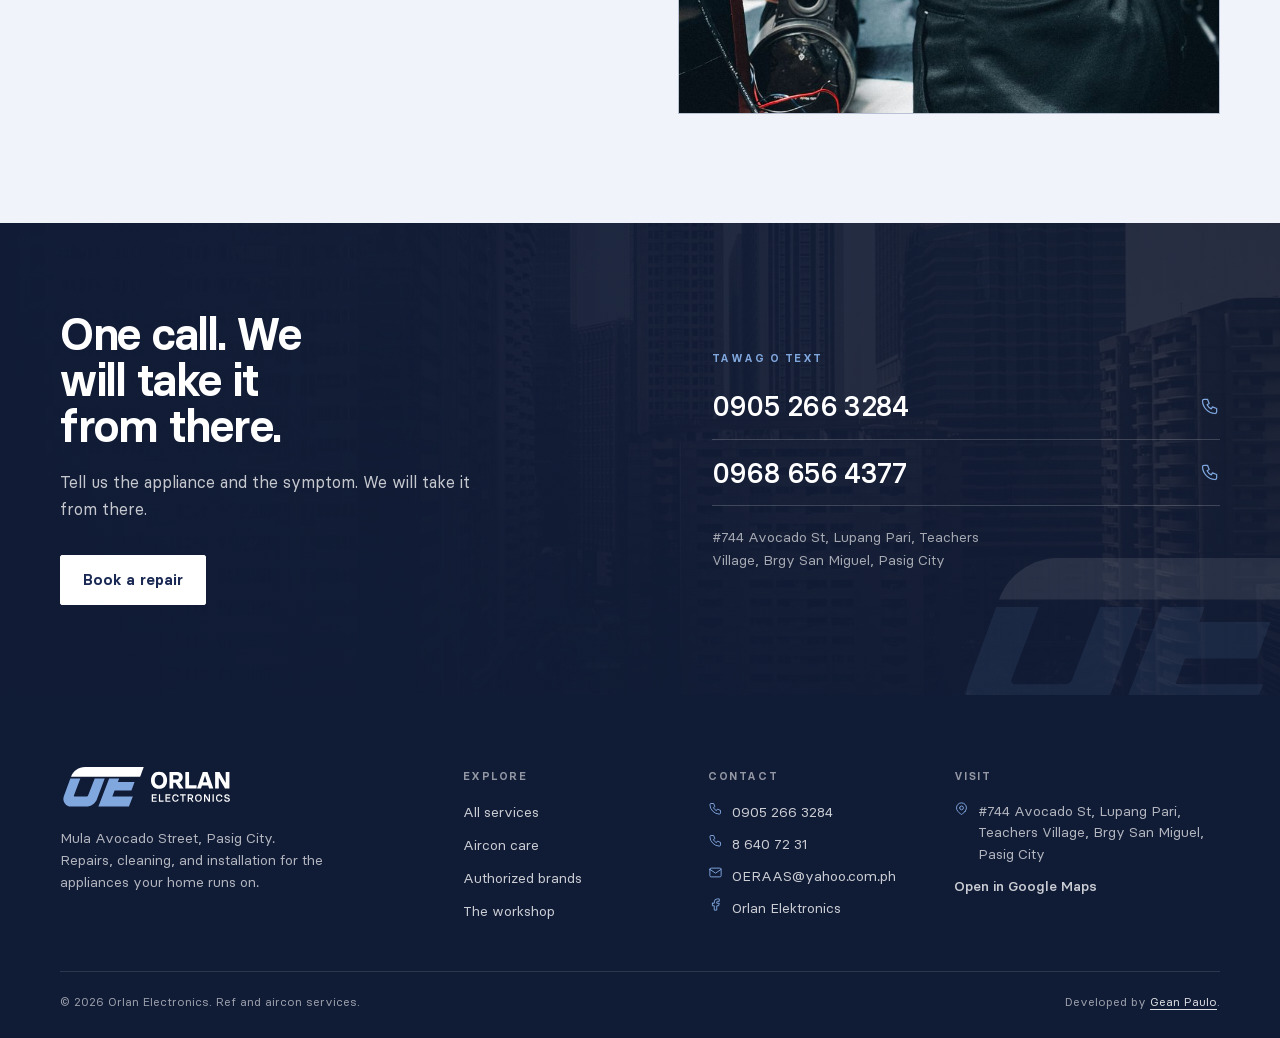
<file: services.html>
<!DOCTYPE html>
<html lang="en">
<head>
  <meta charset="utf-8">
  <meta name="viewport" content="width=device-width, initial-scale=1">
  <title>Services | Aircon, Ref, and Appliance Repair | Orlan Electronics</title>
  <meta name="description" content="Fourteen repair services in Pasig City: aircon repair, cleaning, and installation, plus refrigerators, freezers, washing machines, TVs, and more.">
  <meta name="theme-color" content="#1A2954">
  <link rel="icon" href="assets/favicon.svg" type="image/svg+xml">
  <link rel="apple-touch-icon" href="assets/apple-touch-icon.png">
  <link rel="preload" href="assets/fonts/BasierSquare-SemiBold.woff2" as="font" type="font/woff2" crossorigin>
  <link rel="preload" href="assets/fonts/BasierCircle-Regular.woff2" as="font" type="font/woff2" crossorigin>
  <link rel="stylesheet" href="assets/css/styles.css">
  <noscript>
    <style>
      .mobile-menu{position:static;visibility:visible;opacity:1;transform:none;min-height:0;max-height:none;box-shadow:none;border-top:1px solid var(--line);padding-top:16px}
      .menu-toggle{display:none!important}
      .mobile-menu .btn{display:none}
      .filter-bar{display:none}
    </style>
  </noscript>
  <meta property="og:type" content="website">
  <meta property="og:title" content="Services | Orlan Electronics">
  <meta property="og:description" content="Aircon, refrigeration, laundry, and home appliance repair in Pasig City.">
  <meta property="og:image" content="assets/img/og-image.jpg">
  <meta property="og:image:alt" content="Orlan Electronics, aircon and appliance repair in Pasig City">
  <meta property="og:site_name" content="Orlan Electronics">
  <meta property="og:image:width" content="1200">
  <meta property="og:image:height" content="630">
  <meta name="twitter:card" content="summary_large_image">
  <meta name="twitter:image" content="assets/img/og-image.jpg">
  <script>document.documentElement.classList.add('js');</script>
</head>
<body>
  <a class="skip-link" href="#main">Skip to content</a>
  <svg xmlns="http://www.w3.org/2000/svg" aria-hidden="true" width="0" height="0" style="position:absolute;width:0;height:0;overflow:hidden">
  <symbol id="i-air-conditioning" viewBox="0 0 24 24" fill="none" stroke="currentColor" stroke-width="1.5" stroke-linecap="round" stroke-linejoin="round">
    <path d="M8 16a3 3 0 0 1 -3 3" />
    <path d="M16 16a3 3 0 0 0 3 3" />
    <path d="M12 16v4" />
    <path d="M3 5m0 2a2 2 0 0 1 2 -2h14a2 2 0 0 1 2 2v4a2 2 0 0 1 -2 2h-14a2 2 0 0 1 -2 -2z" />
    <path d="M7 13v-3a1 1 0 0 1 1 -1h8a1 1 0 0 1 1 1v3" />
  </symbol>
  <symbol id="i-alert-triangle" viewBox="0 0 24 24" fill="none" stroke="currentColor" stroke-width="1.5" stroke-linecap="round" stroke-linejoin="round">
    <path d="M12 9v4" />
    <path d="M10.363 3.591l-8.106 13.534a1.914 1.914 0 0 0 1.636 2.871h16.214a1.914 1.914 0 0 0 1.636 -2.87l-8.106 -13.536a1.914 1.914 0 0 0 -3.274 0z" />
    <path d="M12 16h.01" />
  </symbol>
  <symbol id="i-arrow-left" viewBox="0 0 24 24" fill="none" stroke="currentColor" stroke-width="1.5" stroke-linecap="round" stroke-linejoin="round">
    <path d="M5 12l14 0" />
    <path d="M5 12l6 6" />
    <path d="M5 12l6 -6" />
  </symbol>
  <symbol id="i-arrow-right" viewBox="0 0 24 24" fill="none" stroke="currentColor" stroke-width="1.5" stroke-linecap="round" stroke-linejoin="round">
    <path d="M5 12l14 0" />
    <path d="M13 18l6 -6" />
    <path d="M13 6l6 6" />
  </symbol>
  <symbol id="i-arrow-up-right" viewBox="0 0 24 24" fill="none" stroke="currentColor" stroke-width="1.5" stroke-linecap="round" stroke-linejoin="round">
    <path d="M17 7l-10 10" />
    <path d="M8 7l9 0l0 9" />
  </symbol>
  <symbol id="i-brand-facebook" viewBox="0 0 24 24" fill="none" stroke="currentColor" stroke-width="1.5" stroke-linecap="round" stroke-linejoin="round">
    <path d="M7 10v4h3v7h4v-7h3l1 -4h-4v-2a1 1 0 0 1 1 -1h3v-4h-3a5 5 0 0 0 -5 5v2h-3" />
  </symbol>
  <symbol id="i-brand-messenger" viewBox="0 0 24 24" fill="none" stroke="currentColor" stroke-width="1.5" stroke-linecap="round" stroke-linejoin="round">
    <path d="M3 20l1.3 -3.9a9 8 0 1 1 3.4 2.9l-4.7 1" />
    <path d="M8 13l3 -2l2 2l3 -2" />
  </symbol>
  <symbol id="i-building-store" viewBox="0 0 24 24" fill="none" stroke="currentColor" stroke-width="1.5" stroke-linecap="round" stroke-linejoin="round">
    <path d="M3 21l18 0" />
    <path d="M3 7v1a3 3 0 0 0 6 0v-1m0 1a3 3 0 0 0 6 0v-1m0 1a3 3 0 0 0 6 0v-1h-18l2 -4h14l2 4" />
    <path d="M5 21l0 -10.15" />
    <path d="M19 21l0 -10.15" />
    <path d="M9 21v-4a2 2 0 0 1 2 -2h2a2 2 0 0 1 2 2v4" />
  </symbol>
  <symbol id="i-calendar" viewBox="0 0 24 24" fill="none" stroke="currentColor" stroke-width="1.5" stroke-linecap="round" stroke-linejoin="round">
    <path d="M4 7a2 2 0 0 1 2 -2h12a2 2 0 0 1 2 2v12a2 2 0 0 1 -2 2h-12a2 2 0 0 1 -2 -2v-12z" />
    <path d="M16 3v4" />
    <path d="M8 3v4" />
    <path d="M4 11h16" />
    <path d="M11 15h1" />
    <path d="M12 15v3" />
  </symbol>
  <symbol id="i-check" viewBox="0 0 24 24" fill="none" stroke="currentColor" stroke-width="1.5" stroke-linecap="round" stroke-linejoin="round">
    <path d="M5 12l5 5l10 -10" />
  </symbol>
  <symbol id="i-circle-check" viewBox="0 0 24 24" fill="none" stroke="currentColor" stroke-width="1.5" stroke-linecap="round" stroke-linejoin="round">
    <path d="M12 12m-9 0a9 9 0 1 0 18 0a9 9 0 1 0 -18 0" />
    <path d="M9 12l2 2l4 -4" />
  </symbol>
  <symbol id="i-clock" viewBox="0 0 24 24" fill="none" stroke="currentColor" stroke-width="1.5" stroke-linecap="round" stroke-linejoin="round">
    <path d="M3 12a9 9 0 1 0 18 0a9 9 0 0 0 -18 0" />
    <path d="M12 7v5l3 3" />
  </symbol>
  <symbol id="i-cooker" viewBox="0 0 24 24" fill="none" stroke="currentColor" stroke-width="1.5" stroke-linecap="round" stroke-linejoin="round">
    <path d="M12 7h.01" />
    <path d="M15 7h.01" />
    <path d="M9 7h.01" />
    <path d="M5 3m0 2a2 2 0 0 1 2 -2h10a2 2 0 0 1 2 2v14a2 2 0 0 1 -2 2h-10a2 2 0 0 1 -2 -2z" />
    <path d="M9 15h6" />
    <path d="M5 11h14" />
  </symbol>
  <symbol id="i-device-tv" viewBox="0 0 24 24" fill="none" stroke="currentColor" stroke-width="1.5" stroke-linecap="round" stroke-linejoin="round">
    <path d="M3 7m0 2a2 2 0 0 1 2 -2h14a2 2 0 0 1 2 2v9a2 2 0 0 1 -2 2h-14a2 2 0 0 1 -2 -2z" />
    <path d="M16 3l-4 4l-4 -4" />
  </symbol>
  <symbol id="i-droplet" viewBox="0 0 24 24" fill="none" stroke="currentColor" stroke-width="1.5" stroke-linecap="round" stroke-linejoin="round">
    <path d="M7.502 19.423c2.602 2.105 6.395 2.105 8.996 0c2.602 -2.105 3.262 -5.708 1.566 -8.546l-4.89 -7.26c-.42 -.625 -1.287 -.803 -1.936 -.397a1.376 1.376 0 0 0 -.41 .397l-4.893 7.26c-1.695 2.838 -1.035 6.441 1.567 8.546z" />
  </symbol>
  <symbol id="i-external-link" viewBox="0 0 24 24" fill="none" stroke="currentColor" stroke-width="1.5" stroke-linecap="round" stroke-linejoin="round">
    <path d="M12 6h-6a2 2 0 0 0 -2 2v10a2 2 0 0 0 2 2h10a2 2 0 0 0 2 -2v-6" />
    <path d="M11 13l9 -9" />
    <path d="M15 4h5v5" />
  </symbol>
  <symbol id="i-fridge" viewBox="0 0 24 24" fill="none" stroke="currentColor" stroke-width="1.5" stroke-linecap="round" stroke-linejoin="round">
    <path d="M5 3m0 2a2 2 0 0 1 2 -2h10a2 2 0 0 1 2 2v14a2 2 0 0 1 -2 2h-10a2 2 0 0 1 -2 -2z" />
    <path d="M5 10h14" />
    <path d="M9 13v3" />
    <path d="M9 6v1" />
  </symbol>
  <symbol id="i-home" viewBox="0 0 24 24" fill="none" stroke="currentColor" stroke-width="1.5" stroke-linecap="round" stroke-linejoin="round">
    <path d="M5 12l-2 0l9 -9l9 9l-2 0" />
    <path d="M5 12v7a2 2 0 0 0 2 2h10a2 2 0 0 0 2 -2v-7" />
    <path d="M9 21v-6a2 2 0 0 1 2 -2h2a2 2 0 0 1 2 2v6" />
  </symbol>
  <symbol id="i-ironing" viewBox="0 0 24 24" fill="none" stroke="currentColor" stroke-width="1.5" stroke-linecap="round" stroke-linejoin="round">
    <path d="M9 6h7.459a3 3 0 0 1 2.959 2.507l.577 3.464l.81 4.865a1 1 0 0 1 -.985 1.164h-16.82a7 7 0 0 1 7 -7h9.8" />
  </symbol>
  <symbol id="i-mail" viewBox="0 0 24 24" fill="none" stroke="currentColor" stroke-width="1.5" stroke-linecap="round" stroke-linejoin="round">
    <path d="M3 7a2 2 0 0 1 2 -2h14a2 2 0 0 1 2 2v10a2 2 0 0 1 -2 2h-14a2 2 0 0 1 -2 -2v-10z" />
    <path d="M3 7l9 6l9 -6" />
  </symbol>
  <symbol id="i-map-pin" viewBox="0 0 24 24" fill="none" stroke="currentColor" stroke-width="1.5" stroke-linecap="round" stroke-linejoin="round">
    <path d="M9 11a3 3 0 1 0 6 0a3 3 0 0 0 -6 0" />
    <path d="M17.657 16.657l-4.243 4.243a2 2 0 0 1 -2.827 0l-4.244 -4.243a8 8 0 1 1 11.314 0z" />
  </symbol>
  <symbol id="i-message-circle" viewBox="0 0 24 24" fill="none" stroke="currentColor" stroke-width="1.5" stroke-linecap="round" stroke-linejoin="round">
    <path d="M3 20l1.3 -3.9c-2.324 -3.437 -1.426 -7.872 2.1 -10.374c3.526 -2.501 8.59 -2.296 11.845 .48c3.255 2.777 3.695 7.266 1.029 10.501c-2.666 3.235 -7.615 4.215 -11.574 2.293l-4.7 1" />
  </symbol>
  <symbol id="i-microwave" viewBox="0 0 24 24" fill="none" stroke="currentColor" stroke-width="1.5" stroke-linecap="round" stroke-linejoin="round">
    <path d="M3 6m0 1a1 1 0 0 1 1 -1h16a1 1 0 0 1 1 1v10a1 1 0 0 1 -1 1h-16a1 1 0 0 1 -1 -1z" />
    <path d="M15 6v12" />
    <path d="M18 12h.01" />
    <path d="M18 15h.01" />
    <path d="M18 9h.01" />
    <path d="M6.5 10.5c1 -.667 1.5 -.667 2.5 0c.833 .347 1.667 .926 2.5 0" />
    <path d="M6.5 13.5c1 -.667 1.5 -.667 2.5 0c.833 .347 1.667 .926 2.5 0" />
  </symbol>
  <symbol id="i-minus" viewBox="0 0 24 24" fill="none" stroke="currentColor" stroke-width="1.5" stroke-linecap="round" stroke-linejoin="round">
    <path d="M5 12l14 0" />
  </symbol>
  <symbol id="i-phone-call" viewBox="0 0 24 24" fill="none" stroke="currentColor" stroke-width="1.5" stroke-linecap="round" stroke-linejoin="round">
    <path d="M5 4h4l2 5l-2.5 1.5a11 11 0 0 0 5 5l1.5 -2.5l5 2v4a2 2 0 0 1 -2 2a16 16 0 0 1 -15 -15a2 2 0 0 1 2 -2" />
    <path d="M15 7a2 2 0 0 1 2 2" />
    <path d="M15 3a6 6 0 0 1 6 6" />
  </symbol>
  <symbol id="i-phone" viewBox="0 0 24 24" fill="none" stroke="currentColor" stroke-width="1.5" stroke-linecap="round" stroke-linejoin="round">
    <path d="M5 4h4l2 5l-2.5 1.5a11 11 0 0 0 5 5l1.5 -2.5l5 2v4a2 2 0 0 1 -2 2a16 16 0 0 1 -15 -15a2 2 0 0 1 2 -2" />
  </symbol>
  <symbol id="i-plug-connected" viewBox="0 0 24 24" fill="none" stroke="currentColor" stroke-width="1.5" stroke-linecap="round" stroke-linejoin="round">
    <path d="M7 12l5 5l-1.5 1.5a3.536 3.536 0 1 1 -5 -5l1.5 -1.5z" />
    <path d="M17 12l-5 -5l1.5 -1.5a3.536 3.536 0 1 1 5 5l-1.5 1.5z" />
    <path d="M3 21l2.5 -2.5" />
    <path d="M18.5 5.5l2.5 -2.5" />
    <path d="M10 11l-2 2" />
    <path d="M13 14l-2 2" />
  </symbol>
  <symbol id="i-plug" viewBox="0 0 24 24" fill="none" stroke="currentColor" stroke-width="1.5" stroke-linecap="round" stroke-linejoin="round">
    <path d="M9.785 6l8.215 8.215l-2.054 2.054a5.81 5.81 0 1 1 -8.215 -8.215l2.054 -2.054z" />
    <path d="M4 20l3.5 -3.5" />
    <path d="M15 4l-3.5 3.5" />
    <path d="M20 9l-3.5 3.5" />
  </symbol>
  <symbol id="i-plus" viewBox="0 0 24 24" fill="none" stroke="currentColor" stroke-width="1.5" stroke-linecap="round" stroke-linejoin="round">
    <path d="M12 5l0 14" />
    <path d="M5 12l14 0" />
  </symbol>
  <symbol id="i-propeller" viewBox="0 0 24 24" fill="none" stroke="currentColor" stroke-width="1.5" stroke-linecap="round" stroke-linejoin="round">
    <path d="M12 13m-3 0a3 3 0 1 0 6 0a3 3 0 1 0 -6 0" />
    <path d="M14.167 10.5c.722 -1.538 1.156 -3.043 1.303 -4.514c.22 -1.63 -.762 -2.986 -3.47 -2.986s-3.69 1.357 -3.47 2.986c.147 1.471 .581 2.976 1.303 4.514" />
    <path d="M13.169 16.751c.97 1.395 2.057 2.523 3.257 3.386c1.3 1 2.967 .833 4.321 -1.512c1.354 -2.345 .67 -3.874 -.85 -4.498c-1.348 -.608 -2.868 -.985 -4.562 -1.128" />
    <path d="M8.664 13c-1.693 .143 -3.213 .52 -4.56 1.128c-1.522 .623 -2.206 2.153 -.852 4.498s3.02 2.517 4.321 1.512c1.2 -.863 2.287 -1.991 3.258 -3.386" />
  </symbol>
  <symbol id="i-send" viewBox="0 0 24 24" fill="none" stroke="currentColor" stroke-width="1.5" stroke-linecap="round" stroke-linejoin="round">
    <path d="M10 14l11 -11" />
    <path d="M21 3l-6.5 18a.55 .55 0 0 1 -1 0l-3.5 -7l-7 -3.5a.55 .55 0 0 1 0 -1l18 -6.5" />
  </symbol>
  <symbol id="i-settings" viewBox="0 0 24 24" fill="none" stroke="currentColor" stroke-width="1.5" stroke-linecap="round" stroke-linejoin="round">
    <path d="M10.325 4.317c.426 -1.756 2.924 -1.756 3.35 0a1.724 1.724 0 0 0 2.573 1.066c1.543 -.94 3.31 .826 2.37 2.37a1.724 1.724 0 0 0 1.065 2.572c1.756 .426 1.756 2.924 0 3.35a1.724 1.724 0 0 0 -1.066 2.573c.94 1.543 -.826 3.31 -2.37 2.37a1.724 1.724 0 0 0 -2.572 1.065c-.426 1.756 -2.924 1.756 -3.35 0a1.724 1.724 0 0 0 -2.573 -1.066c-1.543 .94 -3.31 -.826 -2.37 -2.37a1.724 1.724 0 0 0 -1.065 -2.572c-1.756 -.426 -1.756 -2.924 0 -3.35a1.724 1.724 0 0 0 1.066 -2.573c-.94 -1.543 .826 -3.31 2.37 -2.37c1 .608 2.296 .07 2.572 -1.065z" />
    <path d="M9 12a3 3 0 1 0 6 0a3 3 0 0 0 -6 0" />
  </symbol>
  <symbol id="i-shield-check" viewBox="0 0 24 24" fill="none" stroke="currentColor" stroke-width="1.5" stroke-linecap="round" stroke-linejoin="round">
    <path d="M11.46 20.846a12 12 0 0 1 -7.96 -14.846a12 12 0 0 0 8.5 -3a12 12 0 0 0 8.5 3a12 12 0 0 1 -.09 7.06" />
    <path d="M15 19l2 2l4 -4" />
  </symbol>
  <symbol id="i-snowflake" viewBox="0 0 24 24" fill="none" stroke="currentColor" stroke-width="1.5" stroke-linecap="round" stroke-linejoin="round">
    <path d="M10 4l2 1l2 -1" />
    <path d="M12 2v6.5l3 1.72" />
    <path d="M17.928 6.268l.134 2.232l1.866 1.232" />
    <path d="M20.66 7l-5.629 3.25l.01 3.458" />
    <path d="M19.928 14.268l-1.866 1.232l-.134 2.232" />
    <path d="M20.66 17l-5.629 -3.25l-2.99 1.738" />
    <path d="M14 20l-2 -1l-2 1" />
    <path d="M12 22v-6.5l-3 -1.72" />
    <path d="M6.072 17.732l-.134 -2.232l-1.866 -1.232" />
    <path d="M3.34 17l5.629 -3.25l-.01 -3.458" />
    <path d="M4.072 9.732l1.866 -1.232l.134 -2.232" />
    <path d="M3.34 7l5.629 3.25l2.99 -1.738" />
  </symbol>
  <symbol id="i-thermometer" viewBox="0 0 24 24" fill="none" stroke="currentColor" stroke-width="1.5" stroke-linecap="round" stroke-linejoin="round">
    <path d="M19 5a2.828 2.828 0 0 1 0 4l-8 8h-4v-4l8 -8a2.828 2.828 0 0 1 4 0z" />
    <path d="M16 7l-1.5 -1.5" />
    <path d="M13 10l-1.5 -1.5" />
    <path d="M10 13l-1.5 -1.5" />
    <path d="M7 17l-3 3" />
  </symbol>
  <symbol id="i-tool" viewBox="0 0 24 24" fill="none" stroke="currentColor" stroke-width="1.5" stroke-linecap="round" stroke-linejoin="round">
    <path d="M7 10h3v-3l-3.5 -3.5a6 6 0 0 1 8 8l6 6a2 2 0 0 1 -3 3l-6 -6a6 6 0 0 1 -8 -8l3.5 3.5" />
  </symbol>
  <symbol id="i-tools" viewBox="0 0 24 24" fill="none" stroke="currentColor" stroke-width="1.5" stroke-linecap="round" stroke-linejoin="round">
    <path d="M3 21h4l13 -13a1.5 1.5 0 0 0 -4 -4l-13 13v4" />
    <path d="M14.5 5.5l4 4" />
    <path d="M12 8l-5 -5l-4 4l5 5" />
    <path d="M7 8l-1.5 1.5" />
    <path d="M16 12l5 5l-4 4l-5 -5" />
    <path d="M16 17l-1.5 1.5" />
  </symbol>
  <symbol id="i-wash-machine" viewBox="0 0 24 24" fill="none" stroke="currentColor" stroke-width="1.5" stroke-linecap="round" stroke-linejoin="round">
    <path d="M5 3m0 2a2 2 0 0 1 2 -2h10a2 2 0 0 1 2 2v14a2 2 0 0 1 -2 2h-10a2 2 0 0 1 -2 -2z" />
    <path d="M12 14m-4 0a4 4 0 1 0 8 0a4 4 0 1 0 -8 0" />
    <path d="M8 6h.01" />
    <path d="M11 6h.01" />
    <path d="M14 6h2" />
    <path d="M8 14c1.333 -.667 2.667 -.667 4 0c1.333 .667 2.667 .667 4 0" />
  </symbol>
  <symbol id="i-wind" viewBox="0 0 24 24" fill="none" stroke="currentColor" stroke-width="1.5" stroke-linecap="round" stroke-linejoin="round">
    <path d="M5 8h8.5a2.5 2.5 0 1 0 -2.34 -3.24" />
    <path d="M3 12h15.5a2.5 2.5 0 1 1 -2.34 3.24" />
    <path d="M4 16h5.5a2.5 2.5 0 1 1 -2.34 3.24" />
  </symbol>
</svg>

  <div class="topbar">
    <div class="container topbar__inner">
      <div class="topbar__creds">
        <svg class="icon" aria-hidden="true"><use href="#i-shield-check"></use></svg>
        <span>Authorized service center for American Home, CHiQ, Skyworth, and Everest</span>
      </div>
      <div class="topbar__contact">
        <span class="topbar__location"><svg class="icon" aria-hidden="true"><use href="#i-map-pin"></use></svg>Pasig City</span>
        <span class="topbar__divider" aria-hidden="true"></span>
        <a href="tel:+639052663284"><svg class="icon" aria-hidden="true"><use href="#i-phone"></use></svg>0905 266 3284</a>
      </div>
    </div>
  </div>

  <header class="header">
    <div class="container header__inner">
      <a class="brand" href="index.html" aria-label="Orlan Electronics home">
        <img src="assets/logo/logo-dark-long.svg" alt="Orlan Electronics" width="438" height="103">
      </a>
      <nav class="nav" aria-label="Primary">
        <a class="nav__link" href="services.html" aria-current="page">Services</a>
        <a class="nav__link" href="aircon.html">Aircon care</a>
        <a class="nav__link" href="brands.html">Authorized brands</a>
        <a class="nav__link" href="about.html">The workshop</a>
        <a class="nav__link" href="contact.html">Contact</a>
      </nav>
      <a class="btn btn--primary header__cta" href="contact.html">Book a repair</a>
      <button class="menu-toggle" type="button" aria-label="Open menu" aria-expanded="false" aria-controls="mobile-menu" data-menu-toggle>
        <span class="menu-toggle__bars" aria-hidden="true"><span></span><span></span></span>
      </button>
    </div>
    <div class="mobile-menu" id="mobile-menu" aria-hidden="true">
      <nav class="mobile-menu__nav" aria-label="Mobile">
        <a href="index.html">Home <svg class="icon" aria-hidden="true"><use href="#i-arrow-right"></use></svg></a>
        <a href="services.html" aria-current="page">Services <svg class="icon" aria-hidden="true"><use href="#i-arrow-right"></use></svg></a>
        <a href="aircon.html">Aircon care <svg class="icon" aria-hidden="true"><use href="#i-arrow-right"></use></svg></a>
        <a href="brands.html">Authorized brands <svg class="icon" aria-hidden="true"><use href="#i-arrow-right"></use></svg></a>
        <a href="about.html">The workshop <svg class="icon" aria-hidden="true"><use href="#i-arrow-right"></use></svg></a>
        <a href="contact.html">Contact <svg class="icon" aria-hidden="true"><use href="#i-arrow-right"></use></svg></a>
      </nav>
      <div class="mobile-menu__contact">
        <a href="tel:+639052663284">0905 266 3284</a><br>
        <a href="mailto:OERAAS@yahoo.com.ph">OERAAS@yahoo.com.ph</a>
        <p>#744 Avocado St, Lupang Pari, Teachers Village, Brgy San Miguel, Pasig City</p>
      </div>
      <a class="btn btn--primary" href="contact.html">Book a repair</a>
    </div>
  </header>

  <main id="main">
    <section class="page-head page-head--split">
      <div class="container page-head__grid">
        <div class="page-head__inner">
        <h1 class="h1">Every appliance in the house.</h1>
        <p class="lede page-head__lede">From aircon to rice cooker, we take on the repairs that keep a home running. Ano man ang sira, we can take a look.</p>
        <div class="actions page-head__actions">
          <a class="btn btn--primary" href="contact.html">Book a repair</a>
          <a class="btn btn--outline" href="tel:+639052663284"><svg class="icon" aria-hidden="true"><use href="#i-phone"></use></svg>0905 266 3284</a>
          </div>
        </div>
        <div class="page-head__media">
          <img src="assets/img/home-head.jpg" alt="A warm living room with a ceiling fan and television" width="1000" height="750">
        </div>
      </div>
    </section>

    <section class="section section--white section--after-head">
      <div class="container">
        <h2 class="visually-hidden">All repair services</h2>
        <div class="filter-bar" data-reveal>
          <div class="filter-chips" role="group" aria-label="Filter services by category">
            <button class="filter-chip" type="button" data-filter="all" aria-pressed="true">All</button>
            <button class="filter-chip" type="button" data-filter="aircon" aria-pressed="false">Aircon</button>
            <button class="filter-chip" type="button" data-filter="kitchen" aria-pressed="false">Kitchen</button>
            <button class="filter-chip" type="button" data-filter="laundry" aria-pressed="false">Laundry</button>
            <button class="filter-chip" type="button" data-filter="av" aria-pressed="false">Home &amp; AV</button>
          </div>
          <p class="filter-count" aria-live="polite" data-filter-count>14 services</p>
        </div>

        <div class="service-grid">
          <a class="service-card" id="aircon-repair" href="contact.html?service=aircon-repair" data-category="aircon" data-reveal>
            <div class="service-card__top">
              <span class="service-card__icon"><svg class="icon" aria-hidden="true"><use href="#i-snowflake"></use></svg></span>
              <span class="service-card__cat">Aircon</span>
            </div>
            <h3 class="service-card__title">Aircon repair</h3>
            <p>Weak cooling, water leaks, odd noises, or a unit that will not start. We trace the fault and explain the repair.</p>
            <span class="service-card__action">Book this service <svg class="icon" aria-hidden="true"><use href="#i-arrow-up-right"></use></svg></span>
          </a>

          <a class="service-card" id="aircon-cleaning" href="contact.html?service=aircon-cleaning" data-category="aircon" data-reveal>
            <div class="service-card__top">
              <span class="service-card__icon"><svg class="icon" aria-hidden="true"><use href="#i-snowflake"></use></svg></span>
              <span class="service-card__cat">Aircon</span>
            </div>
            <h3 class="service-card__title">Aircon cleaning</h3>
            <p>A deep clean of filters, coils, blower, and drain line to bring back airflow and reduce dust and odor.</p>
            <span class="service-card__action">Book this service <svg class="icon" aria-hidden="true"><use href="#i-arrow-up-right"></use></svg></span>
          </a>

          <a class="service-card" id="aircon-installation" href="contact.html?service=aircon-installation" data-category="aircon" data-reveal>
            <div class="service-card__top">
              <span class="service-card__icon"><svg class="icon" aria-hidden="true"><use href="#i-snowflake"></use></svg></span>
              <span class="service-card__cat">Aircon</span>
            </div>
            <h3 class="service-card__title">Aircon installation</h3>
            <p>Site assessment, mounting, and testing for new units, with pipework and drainage checked before we finish.</p>
            <span class="service-card__action">Book this service <svg class="icon" aria-hidden="true"><use href="#i-arrow-up-right"></use></svg></span>
          </a>

          <a class="service-card" id="refrigerator" href="contact.html?service=refrigerator" data-category="kitchen" data-reveal>
            <div class="service-card__top">
              <span class="service-card__icon"><svg class="icon" aria-hidden="true"><use href="#i-fridge"></use></svg></span>
              <span class="service-card__cat">Kitchen</span>
            </div>
            <h3 class="service-card__title">Refrigerator repair</h3>
            <p>No-cool compartments, uneven cooling, leaks, or a noisy compressor. We check the cooling system and controls.</p>
            <span class="service-card__action">Book this service <svg class="icon" aria-hidden="true"><use href="#i-arrow-up-right"></use></svg></span>
          </a>

          <a class="service-card" id="freezer" href="contact.html?service=freezer" data-category="kitchen" data-reveal>
            <div class="service-card__top">
              <span class="service-card__icon"><svg class="icon" aria-hidden="true"><use href="#i-fridge"></use></svg></span>
              <span class="service-card__cat">Kitchen</span>
            </div>
            <h3 class="service-card__title">Freezer repair</h3>
            <p>Chest and upright freezers with cooling loss, ice buildup, or a unit that runs but never gets cold.</p>
            <span class="service-card__action">Book this service <svg class="icon" aria-hidden="true"><use href="#i-arrow-up-right"></use></svg></span>
          </a>

          <a class="service-card" id="microwave" href="contact.html?service=microwave" data-category="kitchen" data-reveal>
            <div class="service-card__top">
              <span class="service-card__icon"><svg class="icon" aria-hidden="true"><use href="#i-microwave"></use></svg></span>
              <span class="service-card__cat">Kitchen</span>
            </div>
            <h3 class="service-card__title">Microwave oven repair</h3>
            <p>Heating failures, turntable faults, door switches, and control panel problems.</p>
            <span class="service-card__action">Book this service <svg class="icon" aria-hidden="true"><use href="#i-arrow-up-right"></use></svg></span>
          </a>

          <a class="service-card" id="rice-cooker" href="contact.html?service=rice-cooker" data-category="kitchen" data-reveal>
            <div class="service-card__top">
              <span class="service-card__icon"><svg class="icon" aria-hidden="true"><use href="#i-cooker"></use></svg></span>
              <span class="service-card__cat">Kitchen</span>
            </div>
            <h3 class="service-card__title">Rice cooker repair</h3>
            <p>Heating elements, thermostats, and keep-warm faults for everyday rice cookers.</p>
            <span class="service-card__action">Book this service <svg class="icon" aria-hidden="true"><use href="#i-arrow-up-right"></use></svg></span>
          </a>

          <a class="service-card" id="washing-machine" href="contact.html?service=washing-machine" data-category="laundry" data-reveal>
            <div class="service-card__top">
              <span class="service-card__icon"><svg class="icon" aria-hidden="true"><use href="#i-wash-machine"></use></svg></span>
              <span class="service-card__cat">Laundry</span>
            </div>
            <h3 class="service-card__title">Washing machine repair</h3>
            <p>Drainage, spin, and control faults for top-load and front-load machines.</p>
            <span class="service-card__action">Book this service <svg class="icon" aria-hidden="true"><use href="#i-arrow-up-right"></use></svg></span>
          </a>

          <a class="service-card" id="dryer" href="contact.html?service=dryer" data-category="laundry" data-reveal>
            <div class="service-card__top">
              <span class="service-card__icon"><svg class="icon" aria-hidden="true"><use href="#i-wash-machine"></use></svg></span>
              <span class="service-card__cat">Laundry</span>
            </div>
            <h3 class="service-card__title">Dryer repair</h3>
            <p>Heating, drum, and control faults for electric dryers.</p>
            <span class="service-card__action">Book this service <svg class="icon" aria-hidden="true"><use href="#i-arrow-up-right"></use></svg></span>
          </a>

          <a class="service-card" id="tv" href="contact.html?service=tv" data-category="av" data-reveal>
            <div class="service-card__top">
              <span class="service-card__icon"><svg class="icon" aria-hidden="true"><use href="#i-device-tv"></use></svg></span>
              <span class="service-card__cat">Home &amp; AV</span>
            </div>
            <h3 class="service-card__title">LED/LCD TV repair</h3>
            <p>Backlight, panel, and board faults for LED and LCD televisions.</p>
            <span class="service-card__action">Book this service <svg class="icon" aria-hidden="true"><use href="#i-arrow-up-right"></use></svg></span>
          </a>

          <a class="service-card" id="tv-wall" href="contact.html?service=tv-wall" data-category="av" data-reveal>
            <div class="service-card__top">
              <span class="service-card__icon"><svg class="icon" aria-hidden="true"><use href="#i-device-tv"></use></svg></span>
              <span class="service-card__cat">Home &amp; AV</span>
            </div>
            <h3 class="service-card__title">TV wall installation</h3>
            <p>Secure bracket mounting and clean cable routing for televisions of most sizes.</p>
            <span class="service-card__action">Book this service <svg class="icon" aria-hidden="true"><use href="#i-arrow-up-right"></use></svg></span>
          </a>

          <a class="service-card" id="electric-fan" href="contact.html?service=electric-fan" data-category="av" data-reveal>
            <div class="service-card__top">
              <span class="service-card__icon"><svg class="icon" aria-hidden="true"><use href="#i-propeller"></use></svg></span>
              <span class="service-card__cat">Home &amp; AV</span>
            </div>
            <h3 class="service-card__title">Electric fan repair</h3>
            <p>Motor, switch, and blade repairs for stand, desk, and wall fans.</p>
            <span class="service-card__action">Book this service <svg class="icon" aria-hidden="true"><use href="#i-arrow-up-right"></use></svg></span>
          </a>

          <a class="service-card" id="amplifier" href="contact.html?service=amplifier" data-category="av" data-reveal>
            <div class="service-card__top">
              <span class="service-card__icon"><svg class="icon" aria-hidden="true"><use href="#i-settings"></use></svg></span>
              <span class="service-card__cat">Home &amp; AV</span>
            </div>
            <h3 class="service-card__title">Amplifier repair</h3>
            <p>Power, channel, and input faults for home audio amplifiers.</p>
            <span class="service-card__action">Book this service <svg class="icon" aria-hidden="true"><use href="#i-arrow-up-right"></use></svg></span>
          </a>

          <a class="service-card" id="component" href="contact.html?service=component" data-category="av" data-reveal>
            <div class="service-card__top">
              <span class="service-card__icon"><svg class="icon" aria-hidden="true"><use href="#i-plug-connected"></use></svg></span>
              <span class="service-card__cat">Home &amp; AV</span>
            </div>
            <h3 class="service-card__title">Component repair</h3>
            <p>Component-level work on boards and small electronics when a replacement part is not the whole answer.</p>
            <span class="service-card__action">Book this service <svg class="icon" aria-hidden="true"><use href="#i-arrow-up-right"></use></svg></span>
          </a>
        </div>

        <div class="filter-empty" data-filter-empty hidden>
          <p>No services in this category yet. Call the shop and we will point you in the right direction.</p>
        </div>
      </div>
    </section>

    <section class="section section--tint section--line">
      <div class="container">
        <div class="split">
          <div class="split__copy" data-reveal>
            <h2 class="h2">Not sure what to call the problem?</h2>
            <p>Describe what the appliance is doing. We can help narrow it down before a technician arrives.</p>
            <ul class="check-list">
              <li><svg class="icon" aria-hidden="true"><use href="#i-check"></use></svg>What the appliance is, and the brand if you know it.</li>
              <li><svg class="icon" aria-hidden="true"><use href="#i-check"></use></svg>What happens when you turn it on.</li>
              <li><svg class="icon" aria-hidden="true"><use href="#i-check"></use></svg>Any sound, leak, smell, or error code you notice.</li>
            </ul>
            <div class="actions mt-lg">
              <a class="btn btn--primary" href="contact.html">Book a repair</a>
            </div>
          </div>
          <div class="split__media split__media--tall split__media--tech" data-reveal data-reveal-delay="100">
            <img src="assets/img/tech-local.jpg" alt="A technician repairing a device at a workbench" width="900" height="1125" loading="lazy">
          </div>
        </div>
      </div>
    </section>

    <section class="cta-band on-dark">
      <div class="cta-band__bg" aria-hidden="true"><img src="assets/img/pasig-skyline.jpg" alt="" width="1500" height="844" loading="lazy"></div>
      <img class="cta-band__mark" src="assets/logo/mark-light.svg" alt="" aria-hidden="true" width="216" height="103">
      <div class="container cta-band__inner">
        <div class="cta-band__copy">
          <h2 class="h2">One call. We will take it from there.</h2>
          <p>Tell us the appliance and the symptom. We will take it from there.</p>
          <div class="actions cta-band__actions">
            <a class="btn btn--light" href="contact.html">Book a repair</a>
          </div>
        </div>
        <div class="cta-band__contact">
          <p class="cta-label">Tawag o text</p>
          <a class="cta-phone" href="tel:+639052663284">0905 266 3284 <svg class="icon" aria-hidden="true"><use href="#i-phone"></use></svg></a>
          <a class="cta-phone" href="tel:+639686564377">0968 656 4377 <svg class="icon" aria-hidden="true"><use href="#i-phone"></use></svg></a>
          <p class="cta-address">#744 Avocado St, Lupang Pari, Teachers Village, Brgy San Miguel, Pasig City</p>
        </div>
      </div>
    </section>
  </main>

  <footer class="footer">
    <div class="container">
      <div class="footer__top">
        <div class="footer__brand">
          <img src="assets/logo/logo-light-long.svg" alt="Orlan Electronics" width="438" height="103">
          <p>Mula Avocado Street, Pasig City. Repairs, cleaning, and installation for the appliances your home runs on.</p>
        </div>
        <div>
          <h2 class="footer__title">Explore</h2>
          <div class="footer__links">
            <a href="services.html">All services</a>
            <a href="aircon.html">Aircon care</a>
            <a href="brands.html">Authorized brands</a>
            <a href="about.html">The workshop</a>
          </div>
        </div>
        <div>
          <h2 class="footer__title">Contact</h2>
          <div class="footer__contact">
            <div class="footer__contact-row">
              <svg class="icon" aria-hidden="true"><use href="#i-phone"></use></svg>
              <a href="tel:+639052663284">0905 266 3284</a>
            </div>
            <div class="footer__contact-row">
              <svg class="icon" aria-hidden="true"><use href="#i-phone"></use></svg>
              <a href="tel:+63286407231">8 640 72 31</a>
            </div>
            <div class="footer__contact-row">
              <svg class="icon" aria-hidden="true"><use href="#i-mail"></use></svg>
              <a href="mailto:OERAAS@yahoo.com.ph">OERAAS@yahoo.com.ph</a>
            </div>
            <div class="footer__contact-row">
              <svg class="icon" aria-hidden="true"><use href="#i-brand-facebook"></use></svg>
              <a href="https://www.facebook.com/search/top?q=Orlan%20Elektronics" target="_blank" rel="noopener">Orlan Elektronics</a>
            </div>
          </div>
        </div>
        <div>
          <h2 class="footer__title">Visit</h2>
          <div class="footer__contact">
            <div class="footer__contact-row">
              <svg class="icon" aria-hidden="true"><use href="#i-map-pin"></use></svg>
              <p>#744 Avocado St, Lupang Pari, Teachers Village, Brgy San Miguel, Pasig City</p>
            </div>
            <a class="text-link" href="https://www.google.com/maps/search/?api=1&amp;query=744+Avocado+St+San+Miguel+Pasig" target="_blank" rel="noopener">Open in Google Maps</a>
          </div>
        </div>
      </div>
      <div class="footer__bottom">
        <p>&copy; <span data-year>2026</span> Orlan Electronics. Ref and aircon services.</p>
        <p>Developed by <a href="https://geanpaulo.com" target="_blank" rel="noopener">Gean Paulo</a>.</p>
      </div>
    </div>
  </footer>

  <script src="assets/js/main.js" defer></script>
</body>
</html>
</file>
<file: assets/css/styles.css>
/* ==========================================================================
   Orlan Electronics
   Ref and Aircon Services, Pasig City
   Design system: cool paper, navy ink, steel blue accent, technical rules
   ========================================================================== */

/* --------------------------------------------------------------------------
   1. Fonts
   -------------------------------------------------------------------------- */
@font-face {
  font-family: "Basier Circle";
  src: url("../fonts/BasierCircle-Regular.woff2") format("woff2"),
       url("../fonts/BasierCircle-Regular.woff") format("woff");
  font-weight: 400;
  font-style: normal;
  font-display: swap;
}
@font-face {
  font-family: "Basier Circle";
  src: url("../fonts/BasierCircle-Italic.woff2") format("woff2"),
       url("../fonts/BasierCircle-Italic.woff") format("woff");
  font-weight: 400;
  font-style: italic;
  font-display: swap;
}
@font-face {
  font-family: "Basier Circle";
  src: url("../fonts/BasierCircle-Medium.woff2") format("woff2"),
       url("../fonts/BasierCircle-Medium.woff") format("woff");
  font-weight: 500;
  font-style: normal;
  font-display: swap;
}
@font-face {
  font-family: "Basier Circle";
  src: url("../fonts/BasierCircle-SemiBold.woff2") format("woff2"),
       url("../fonts/BasierCircle-SemiBold.woff") format("woff");
  font-weight: 600;
  font-style: normal;
  font-display: swap;
}
@font-face {
  font-family: "Basier Circle";
  src: url("../fonts/BasierCircle-Bold.woff2") format("woff2"),
       url("../fonts/BasierCircle-Bold.woff") format("woff");
  font-weight: 700;
  font-style: normal;
  font-display: swap;
}
@font-face {
  font-family: "Basier Square";
  src: url("../fonts/BasierSquare-Regular.woff2") format("woff2"),
       url("../fonts/BasierSquare-Regular.woff") format("woff");
  font-weight: 400;
  font-style: normal;
  font-display: swap;
}
@font-face {
  font-family: "Basier Square";
  src: url("../fonts/BasierSquare-Medium.woff2") format("woff2"),
       url("../fonts/BasierSquare-Medium.woff") format("woff");
  font-weight: 500;
  font-style: normal;
  font-display: swap;
}
@font-face {
  font-family: "Basier Square";
  src: url("../fonts/BasierSquare-SemiBold.woff2") format("woff2"),
       url("../fonts/BasierSquare-SemiBold.woff") format("woff");
  font-weight: 600;
  font-style: normal;
  font-display: swap;
}
@font-face {
  font-family: "Basier Square";
  src: url("../fonts/BasierSquare-Bold.woff2") format("woff2"),
       url("../fonts/BasierSquare-Bold.woff") format("woff");
  font-weight: 700;
  font-style: normal;
  font-display: swap;
}

/* --------------------------------------------------------------------------
   2. Tokens and reset
   -------------------------------------------------------------------------- */
:root {
  --navy: #1a2954;
  --navy-deep: #101b36;
  --navy-soft: #24345f;
  --blue: #4c74ac;
  --blue-text: #3f6599;
  --ice: #80a8df;
  --paper: #f3f5f8;
  --white: #ffffff;
  --ink: #15213f;
  --muted: #586176;
  --line: #d9dfe8;
  --line-strong: #b9c2d2;
  --line-input: #7e8ca2;
  --tint: #e8eef7;
  --tint-soft: #f0f4fa;
  --error: #b42318;
  --error-tint: #fef3f2;

  --font-body: "Basier Circle", ui-sans-serif, system-ui, -apple-system, "Segoe UI", sans-serif;
  --font-display: "Basier Square", "Basier Circle", ui-sans-serif, system-ui, sans-serif;

  --container: 1240px;
  --gutter: clamp(20px, 4vw, 40px);
  --header-h: 76px;
  --topbar-h: 38px;
  --radius: 2px;

  --ease: cubic-bezier(0.2, 0.7, 0.2, 1);
  --shadow-soft: 0 24px 60px -36px rgba(16, 27, 54, 0.45);
}

*,
*::before,
*::after {
  box-sizing: border-box;
}

html {
  -webkit-text-size-adjust: 100%;
  scroll-behavior: smooth;
  scroll-padding-top: calc(var(--header-h) + 24px);
}

body {
  margin: 0;
  background: var(--paper);
  color: var(--ink);
  font-family: var(--font-body);
  font-size: 17px;
  font-weight: 400;
  line-height: 1.65;
  -webkit-font-smoothing: antialiased;
  -moz-osx-font-smoothing: grayscale;
  text-rendering: optimizeLegibility;
  overflow-x: hidden;
}

body.menu-open {
  overflow: hidden;
}

img,
svg,
iframe {
  display: block;
}

img {
  max-width: 100%;
  height: auto;
}

[hidden] {
  display: none !important;
}

button,
input,
select,
textarea {
  font: inherit;
  color: inherit;
}

button {
  cursor: pointer;
}

a {
  color: var(--blue-text);
  text-decoration-thickness: 1px;
  text-underline-offset: 0.2em;
}

a:hover {
  color: var(--navy);
}

::selection {
  background: var(--ice);
  color: var(--navy-deep);
}

:focus-visible {
  outline: 2px solid var(--blue);
  outline-offset: 2px;
}

.on-dark :focus-visible,
.cta-band :focus-visible,
.band :focus-visible,
.footer :focus-visible,
.brand-hero :focus-visible {
  outline-color: var(--ice);
}

/* --------------------------------------------------------------------------
   3. Layout and typography utilities
   -------------------------------------------------------------------------- */
.container {
  width: 100%;
  max-width: var(--container);
  margin-inline: auto;
  padding-inline: var(--gutter);
}

.section {
  padding-block: clamp(68px, 8.5vw, 116px);
}

.section--tight {
  padding-block: clamp(52px, 6vw, 80px);
}

.section--after-head {
  padding-top: clamp(36px, 4vw, 56px);
}

.section--white {
  background: var(--white);
}

.section--tint {
  background: var(--tint-soft);
}

.section--line {
  border-top: 1px solid var(--line);
}

.section-head {
  display: flex;
  align-items: flex-end;
  justify-content: space-between;
  gap: 24px 40px;
  flex-wrap: wrap;
  margin-bottom: clamp(32px, 4vw, 52px);
}

.section-head__text {
  max-width: 720px;
}

.display,
.h1,
.h2,
.h3,
.h4 {
  font-family: var(--font-display);
  color: var(--ink);
  font-weight: 600;
  margin: 0;
  text-wrap: balance;
}

.display {
  font-size: clamp(3rem, 6vw, 5.5rem);
  line-height: 0.94;
  letter-spacing: -0.035em;
}

.h1 {
  font-size: clamp(2.5rem, 4.8vw, 4.4rem);
  line-height: 0.98;
  letter-spacing: -0.03em;
}

.h2 {
  font-size: clamp(2rem, 3.5vw, 3.25rem);
  line-height: 1.02;
  letter-spacing: -0.028em;
}

.h3 {
  font-size: clamp(1.2rem, 1.6vw, 1.45rem);
  line-height: 1.2;
  letter-spacing: -0.015em;
}

.h4 {
  font-size: 1.05rem;
  line-height: 1.3;
  letter-spacing: -0.01em;
}

.lede {
  font-size: clamp(1.05rem, 1.4vw, 1.2rem);
  line-height: 1.55;
  color: var(--muted);
  margin: 0;
  max-width: 62ch;
  text-wrap: pretty;
}

.muted {
  color: var(--muted);
}

.intro {
  margin-top: 18px;
}

.mt-lg {
  margin-top: 26px;
}

.small {
  font-size: 0.875rem;
  line-height: 1.55;
}

.eyebrow {
  display: inline-flex;
  align-items: center;
  gap: 10px;
  margin: 0 0 18px;
  font-family: var(--font-body);
  font-size: 0.75rem;
  font-weight: 600;
  line-height: 1.2;
  letter-spacing: 0.14em;
  text-transform: uppercase;
  color: var(--blue-text);
}

.eyebrow::before {
  content: "";
  width: 26px;
  height: 1px;
  background: var(--blue);
  flex: none;
}

.on-dark .eyebrow {
  color: var(--ice);
}

.on-dark .eyebrow::before {
  background: var(--ice);
}

.prose p {
  margin: 0 0 1.1em;
  max-width: 65ch;
}

.prose p:last-child {
  margin-bottom: 0;
}

.icon {
  width: 20px;
  height: 20px;
  stroke-width: 1.5;
  fill: none;
  flex: none;
}

.icon--sm {
  width: 16px;
  height: 16px;
}

.icon--lg {
  width: 26px;
  height: 26px;
}

.visually-hidden {
  position: absolute !important;
  width: 1px;
  height: 1px;
  padding: 0;
  margin: -1px;
  overflow: hidden;
  clip: rect(0 0 0 0);
  clip-path: inset(50%);
  white-space: nowrap;
  border: 0;
}

.skip-link {
  position: fixed;
  top: 12px;
  left: 12px;
  z-index: 200;
  padding: 12px 18px;
  background: var(--navy);
  color: var(--white);
  font-size: 0.875rem;
  font-weight: 500;
  text-decoration: none;
  border-radius: var(--radius);
  transform: translateY(-160%);
  transition: transform 0.2s var(--ease);
}

.skip-link:focus {
  transform: translateY(0);
  color: var(--white);
}

/* --------------------------------------------------------------------------
   4. Buttons, links, tags
   -------------------------------------------------------------------------- */
.btn {
  display: inline-flex;
  align-items: center;
  justify-content: center;
  gap: 10px;
  min-height: 50px;
  padding: 13px 22px;
  border: 1px solid transparent;
  border-radius: var(--radius);
  font-family: var(--font-body);
  font-size: 0.9375rem;
  font-weight: 600;
  line-height: 1.2;
  letter-spacing: 0.005em;
  text-decoration: none;
  white-space: nowrap;
  transition: background-color 0.22s var(--ease), border-color 0.22s var(--ease),
    color 0.22s var(--ease), transform 0.22s var(--ease);
}

.btn:hover {
  transform: translateY(-1px);
}

.btn:active {
  transform: translateY(0) scale(0.99);
}

.btn .icon {
  width: 18px;
  height: 18px;
}

.btn--primary {
  background: var(--navy);
  border-color: var(--navy);
  color: var(--white);
}

.btn--primary:hover {
  background: var(--blue);
  border-color: var(--blue);
  color: var(--white);
}

.btn--outline {
  background: transparent;
  border-color: var(--line-input);
  color: var(--ink);
}

.btn--outline:hover {
  background: var(--white);
  border-color: var(--navy);
  color: var(--navy);
}

.btn--light {
  background: var(--white);
  border-color: var(--white);
  color: var(--navy);
}

.btn--light:hover {
  background: var(--ice);
  border-color: var(--ice);
  color: var(--navy-deep);
}

.btn--ghost-light {
  background: transparent;
  border-color: rgba(255, 255, 255, 0.34);
  color: var(--white);
}

.btn--ghost-light:hover {
  background: rgba(255, 255, 255, 0.1);
  border-color: rgba(255, 255, 255, 0.6);
  color: var(--white);
}

.btn--sm {
  min-height: 42px;
  padding: 10px 16px;
  font-size: 0.875rem;
}

.link-arrow {
  display: inline-flex;
  align-items: center;
  gap: 10px;
  font-size: 0.9375rem;
  font-weight: 600;
  color: var(--ink);
  text-decoration: none;
  white-space: nowrap;
}

.link-arrow .icon {
  width: 17px;
  height: 17px;
  color: var(--blue);
  transition: transform 0.22s var(--ease);
}

.link-arrow:hover {
  color: var(--blue-text);
}

.link-arrow:hover .icon {
  transform: translate(2px, -2px);
}

.on-dark .link-arrow {
  color: var(--white);
}

.on-dark .link-arrow .icon {
  color: var(--ice);
}

.text-link {
  font-weight: 500;
  text-decoration: underline;
  text-decoration-color: rgba(76, 116, 172, 0.45);
  text-decoration-thickness: 1px;
  text-underline-offset: 4px;
  transition: text-decoration-color 0.2s var(--ease), color 0.2s var(--ease);
}

.text-link:hover {
  color: var(--navy);
  text-decoration-color: var(--navy);
}

.actions {
  display: flex;
  align-items: center;
  flex-wrap: wrap;
  gap: 12px 22px;
}

/* --------------------------------------------------------------------------
   5. Header and navigation
   -------------------------------------------------------------------------- */
.topbar {
  background: var(--navy-deep);
  color: rgba(255, 255, 255, 0.78);
  font-size: 0.75rem;
  letter-spacing: 0.02em;
}

.topbar__inner {
  min-height: var(--topbar-h);
  display: flex;
  align-items: center;
  justify-content: space-between;
  gap: 24px;
}

.topbar__creds,
.topbar__contact {
  display: flex;
  align-items: center;
  gap: 10px;
  min-width: 0;
}

.topbar__location {
  display: inline-flex;
  align-items: center;
  gap: 8px;
  white-space: nowrap;
}

.topbar__creds span {
  overflow: hidden;
  text-overflow: ellipsis;
  white-space: nowrap;
}

.topbar .icon {
  width: 15px;
  height: 15px;
  color: var(--ice);
}

.topbar a {
  display: inline-flex;
  align-items: center;
  gap: 8px;
  color: var(--white);
  font-weight: 500;
  text-decoration: none;
  white-space: nowrap;
}

.topbar a:hover {
  color: var(--ice);
}

.topbar__divider {
  width: 1px;
  height: 12px;
  background: rgba(255, 255, 255, 0.22);
}

.header {
  position: sticky;
  top: 0;
  z-index: 80;
  background: rgba(255, 255, 255, 0.96);
  border-bottom: 1px solid var(--line);
}

@supports (backdrop-filter: blur(10px)) {
  .header {
    background: rgba(255, 255, 255, 0.86);
    backdrop-filter: saturate(160%) blur(14px);
    -webkit-backdrop-filter: saturate(160%) blur(14px);
  }
}

.header__inner {
  height: var(--header-h);
  display: flex;
  align-items: center;
  justify-content: space-between;
  gap: 28px;
}

.brand {
  display: inline-flex;
  align-items: center;
  flex: none;
  line-height: 0;
}

.brand img {
  height: 33px;
  width: auto;
}

.nav {
  display: flex;
  align-items: center;
  gap: clamp(16px, 2vw, 30px);
  margin-left: auto;
}

.nav__link {
  position: relative;
  display: inline-flex;
  align-items: center;
  padding-block: 10px;
  color: var(--ink);
  font-size: 0.9375rem;
  font-weight: 500;
  line-height: 1;
  text-decoration: none;
  white-space: nowrap;
}

.nav__link::after {
  content: "";
  position: absolute;
  left: 0;
  right: 0;
  bottom: 3px;
  height: 1px;
  background: var(--blue);
  transform: scaleX(0);
  transform-origin: left;
  transition: transform 0.26s var(--ease);
}

.nav__link:hover {
  color: var(--navy);
}

.nav__link:hover::after,
.nav__link[aria-current="page"]::after {
  transform: scaleX(1);
}

.nav__link[aria-current="page"] {
  color: var(--navy);
  font-weight: 600;
}

.header__cta {
  flex: none;
  min-height: 44px;
  padding: 10px 18px;
  font-size: 0.875rem;
}

.menu-toggle {
  display: none;
  position: relative;
  width: 46px;
  height: 46px;
  padding: 0;
  border: 1px solid var(--line-strong);
  border-radius: var(--radius);
  background: transparent;
  color: var(--navy);
  align-items: center;
  justify-content: center;
  flex: none;
}

.menu-toggle__bars {
  position: relative;
  width: 20px;
  height: 12px;
}

.menu-toggle__bars span {
  position: absolute;
  left: 0;
  width: 100%;
  height: 1.5px;
  background: currentColor;
  transition: transform 0.24s var(--ease), top 0.24s var(--ease), opacity 0.2s;
}

.menu-toggle__bars span:first-child {
  top: 1px;
}

.menu-toggle__bars span:last-child {
  top: 10px;
}

.menu-toggle[aria-expanded="true"] .menu-toggle__bars span:first-child {
  top: 6px;
  transform: rotate(45deg);
}

.menu-toggle[aria-expanded="true"] .menu-toggle__bars span:last-child {
  top: 6px;
  transform: rotate(-45deg);
}

.mobile-menu {
  position: absolute;
  top: 100%;
  left: 0;
  right: 0;
  z-index: 79;
  display: none;
  min-height: calc(100dvh - var(--header-h));
  max-height: calc(100dvh - var(--header-h));
  overflow-y: auto;
  padding: 26px var(--gutter) 40px;
  background: var(--paper);
  border-top: 1px solid var(--line);
  border-bottom: 1px solid var(--line-strong);
  box-shadow: var(--shadow-soft);
  opacity: 0;
  visibility: hidden;
  transform: translateY(-8px);
  transition: opacity 0.24s var(--ease), transform 0.24s var(--ease), visibility 0.24s;
}

.mobile-menu.is-open {
  opacity: 1;
  visibility: visible;
  transform: translateY(0);
}

.mobile-menu__nav {
  display: flex;
  flex-direction: column;
  border-top: 1px solid var(--line-strong);
}

.mobile-menu__nav a {
  display: flex;
  align-items: center;
  justify-content: space-between;
  gap: 20px;
  padding: 15px 2px;
  border-bottom: 1px solid var(--line);
  color: var(--ink);
  font-family: var(--font-display);
  font-size: 1.4rem;
  font-weight: 500;
  letter-spacing: -0.02em;
  text-decoration: none;
}

.mobile-menu__nav a .icon {
  width: 18px;
  height: 18px;
  color: var(--blue);
}

.mobile-menu__nav a[aria-current="page"] {
  color: var(--blue-text);
}

.mobile-menu__contact {
  margin: 22px 0 26px;
  color: var(--muted);
  font-size: 0.9375rem;
  line-height: 1.6;
}

.mobile-menu__contact a {
  display: inline-block;
  color: var(--ink);
  font-weight: 500;
  text-decoration: none;
}

.mobile-menu__contact a:hover {
  color: var(--blue-text);
}

.mobile-menu__contact p {
  margin: 8px 0 0;
  max-width: 32ch;
}

.mobile-menu .btn {
  width: 100%;
}

/* --------------------------------------------------------------------------
   6. Home hero
   -------------------------------------------------------------------------- */
.hero {
  position: relative;
  background-color: var(--paper);
  background-image:
    linear-gradient(rgba(26, 41, 84, 0.034) 1px, transparent 1px),
    linear-gradient(90deg, rgba(26, 41, 84, 0.034) 1px, transparent 1px);
  background-size: 64px 64px;
  border-bottom: 1px solid var(--line);
  overflow: hidden;
}

.hero__inner {
  display: grid;
  grid-template-columns: minmax(0, 1.02fr) minmax(0, 0.98fr);
  min-height: calc(100dvh - var(--header-h) - var(--topbar-h));
}

.hero__copy {
  position: relative;
  z-index: 2;
  align-self: center;
  padding-top: clamp(44px, 6vw, 82px);
  padding-bottom: clamp(44px, 6vw, 72px);
  padding-right: clamp(28px, 4vw, 64px);
  padding-left: max(var(--gutter), calc((100vw - var(--container)) / 2 + var(--gutter)));
}

.hero__title {
  max-width: 11ch;
}

.hero__sub {
  margin: 24px 0 0;
  max-width: 46ch;
  font-size: clamp(1.02rem, 1.3vw, 1.15rem);
  line-height: 1.6;
  color: var(--muted);
  text-wrap: pretty;
}

.hero__actions {
  margin-top: clamp(26px, 3vw, 36px);
}

.hero__note {
  display: flex;
  align-items: center;
  gap: 9px;
  margin: 26px 0 0;
  color: var(--muted);
  font-size: 0.8125rem;
  line-height: 1.4;
}

.hero__note .icon {
  width: 16px;
  height: 16px;
  color: var(--blue);
}

.hero__media {
  position: relative;
  min-height: 480px;
  background: var(--navy);
  overflow: hidden;
}

.hero__media img {
  width: 100%;
  height: 100%;
  object-fit: cover;
  object-position: 58% center;
  filter: saturate(0.82) contrast(1.02);
}

.hero__media::after {
  content: "";
  position: absolute;
  inset: 0;
  background:
    linear-gradient(180deg, rgba(16, 27, 54, 0.05) 0%, rgba(16, 27, 54, 0) 45%, rgba(16, 27, 54, 0.44) 100%),
    linear-gradient(90deg, rgba(16, 27, 54, 0.14), rgba(16, 27, 54, 0) 30%),
    linear-gradient(145deg, rgba(76, 116, 172, 0.16), rgba(16, 27, 54, 0.04));
  pointer-events: none;
}

.hero__plate {
  position: absolute;
  left: 0;
  bottom: 0;
  z-index: 2;
  display: flex;
  align-items: center;
  gap: 12px;
  padding: 14px 18px;
  background: var(--paper);
  border-top: 1px solid var(--line-strong);
  border-right: 1px solid var(--line-strong);
  color: var(--navy);
  font-size: 0.75rem;
  font-weight: 600;
  letter-spacing: 0.08em;
  text-transform: uppercase;
}

.hero__plate .icon {
  width: 17px;
  height: 17px;
  color: var(--blue);
}

/* Corner registration marks, a quiet drafting detail */
.hero__media::before {
  content: "";
  position: absolute;
  z-index: 1;
  top: 18px;
  right: 18px;
  width: 22px;
  height: 22px;
  border-top: 1px solid rgba(255, 255, 255, 0.55);
  border-right: 1px solid rgba(255, 255, 255, 0.55);
  pointer-events: none;
}

/* --------------------------------------------------------------------------
   7. Fact bar
   -------------------------------------------------------------------------- */
.factbar {
  background: var(--white);
  border-bottom: 1px solid var(--line);
}

.factbar__inner {
  display: grid;
  grid-template-columns: repeat(3, minmax(0, 1fr));
}

.fact {
  display: grid;
  grid-template-columns: auto minmax(0, 1fr);
  align-items: center;
  align-content: center;
  gap: 14px;
  padding: 20px 26px 20px 0;
  border-right: 1px solid var(--line);
}

.fact + .fact {
  padding-left: 26px;
}

.fact:last-child {
  border-right: 0;
}

.fact__num {
  font-family: var(--font-display);
  font-size: clamp(1.5rem, 2.4vw, 2rem);
  font-weight: 600;
  line-height: 1;
  letter-spacing: -0.03em;
  color: var(--navy);
}

.fact__label {
  color: var(--muted);
  font-size: 0.8125rem;
  line-height: 1.35;
  text-wrap: balance;
}

/* --------------------------------------------------------------------------
   8. Service index with preview
   -------------------------------------------------------------------------- */
.index-grid {
  display: grid;
  grid-template-columns: minmax(0, 1.28fr) minmax(0, 0.72fr);
  gap: clamp(36px, 5vw, 76px);
  align-items: start;
}

.service-list {
  border-top: 1px solid var(--line-strong);
}

.service-row {
  position: relative;
  display: grid;
  grid-template-columns: 34px minmax(0, 1fr) 92px 20px;
  align-items: center;
  gap: 16px;
  padding: 15px 6px;
  border-bottom: 1px solid var(--line);
  color: var(--ink);
  text-decoration: none;
  transition: background-color 0.2s var(--ease), padding-left 0.22s var(--ease),
    padding-right 0.22s var(--ease);
}

.service-row:hover,
.service-row:focus-visible {
  background: var(--tint-soft);
  color: var(--ink);
}

.service-row__num {
  font-family: var(--font-display);
  font-size: 0.7rem;
  font-weight: 500;
  letter-spacing: 0.02em;
  color: var(--muted);
}

.service-row__name {
  font-size: 1.0625rem;
  font-weight: 500;
  line-height: 1.3;
  transition: transform 0.22s var(--ease);
}

.service-row:hover .service-row__name {
  transform: translateX(4px);
}

.service-row__cat {
  font-size: 0.6875rem;
  font-weight: 600;
  letter-spacing: 0.09em;
  text-transform: uppercase;
  color: var(--muted);
  text-align: right;
}

.service-row__arrow {
  width: 17px;
  height: 17px;
  color: var(--blue);
  opacity: 0;
  transform: translate(-4px, 0);
  transition: opacity 0.2s var(--ease), transform 0.2s var(--ease);
}

.service-row:hover .service-row__arrow,
.service-row:focus-visible .service-row__arrow {
  opacity: 1;
  transform: translate(0, 0);
}

.index-preview {
  position: sticky;
  top: calc(var(--header-h) + 28px);
}

.preview-frame {
  position: relative;
  aspect-ratio: 4 / 5;
  background: var(--navy);
  border: 1px solid var(--line-strong);
  overflow: hidden;
}

.preview-frame img {
  position: absolute;
  inset: 0;
  width: 100%;
  height: 100%;
  object-fit: cover;
  opacity: 0;
  transform: scale(1.03);
  transition: opacity 0.5s var(--ease), transform 1.1s var(--ease);
}

.preview-frame img.is-active {
  opacity: 1;
  transform: scale(1);
}

.preview-frame::after {
  content: "";
  position: absolute;
  inset: 0;
  background: linear-gradient(180deg, rgba(16, 27, 54, 0) 62%, rgba(16, 27, 54, 0.42));
  pointer-events: none;
}

.preview-caption {
  display: flex;
  align-items: baseline;
  justify-content: space-between;
  gap: 16px;
  margin-top: 12px;
  padding-top: 12px;
  border-top: 1px solid var(--line);
}

.preview-caption strong {
  font-size: 0.875rem;
  font-weight: 600;
  color: var(--ink);
}

.preview-caption span {
  font-size: 0.75rem;
  color: var(--muted);
  text-align: right;
}

/* --------------------------------------------------------------------------
   9. Media band
   -------------------------------------------------------------------------- */
.band {
  position: relative;
  color: var(--white);
  background: var(--navy-deep);
  overflow: hidden;
  isolation: isolate;
}

.band__media {
  position: absolute;
  inset: 0;
  z-index: -2;
}

.band__media img {
  width: 100%;
  height: 100%;
  object-fit: cover;
  object-position: center 40%;
  filter: saturate(0.65) brightness(0.9);
}

.band::after {
  content: "";
  position: absolute;
  inset: 0;
  z-index: -1;
  background:
    linear-gradient(90deg, rgba(16, 27, 54, 0.96) 0%, rgba(16, 27, 54, 0.9) 45%, rgba(16, 27, 54, 0.78) 100%),
    linear-gradient(0deg, rgba(16, 27, 54, 0.55), rgba(16, 27, 54, 0.05) 62%);
}

.band__inner {
  position: relative;
  display: grid;
  grid-template-columns: minmax(0, 1.05fr) minmax(0, 0.95fr);
  gap: clamp(32px, 6vw, 88px);
  align-items: center;
  padding-block: clamp(72px, 9vw, 118px);
}

.band .h2 {
  color: var(--white);
  max-width: 15ch;
}

.band__body p {
  margin: 0;
  max-width: 44ch;
  color: rgba(255, 255, 255, 0.78);
  font-size: clamp(1rem, 1.2vw, 1.08rem);
}

.band__links {
  display: grid;
  grid-template-columns: repeat(3, minmax(0, 1fr));
  margin-top: 30px;
  border-top: 1px solid rgba(255, 255, 255, 0.28);
  border-bottom: 1px solid rgba(255, 255, 255, 0.18);
}

.band__links a {
  display: flex;
  align-items: center;
  justify-content: space-between;
  gap: 12px;
  min-height: 52px;
  padding: 14px 18px;
  border-right: 1px solid rgba(255, 255, 255, 0.2);
  color: var(--white);
  font-size: 0.8125rem;
  font-weight: 500;
  line-height: 1.3;
  text-decoration: none;
  transition: color 0.2s var(--ease), background-color 0.2s var(--ease);
}

.band__links a:first-child {
  border-left: 1px solid rgba(255, 255, 255, 0.2);
}

.band__links a:last-child {
  border-right: 1px solid rgba(255, 255, 255, 0.2);
}

.band__links a:hover {
  background: rgba(255, 255, 255, 0.06);
  color: var(--ice);
}

.band__links .icon {
  width: 15px;
  height: 15px;
  color: var(--ice);
}

.band__actions {
  margin-top: 26px;
}

/* --------------------------------------------------------------------------
   10. Steps
   -------------------------------------------------------------------------- */
.steps {
  display: grid;
  grid-template-columns: repeat(3, minmax(0, 1fr));
  border-top: 1px solid var(--line-strong);
  margin-top: clamp(36px, 4vw, 52px);
}

.step {
  padding: 26px 32px 4px 0;
  border-right: 1px solid var(--line);
}

.step + .step {
  padding-left: 32px;
}

.step:last-child {
  border-right: 0;
  padding-right: 0;
}

.step__num {
  display: block;
  margin-bottom: 26px;
  font-family: var(--font-display);
  font-size: clamp(2.4rem, 3.6vw, 3.5rem);
  font-weight: 600;
  line-height: 1;
  letter-spacing: -0.04em;
  color: #6b97d2;
}

.step__title {
  margin: 0 0 10px;
  font-family: var(--font-display);
  font-size: 1.15rem;
  font-weight: 600;
  line-height: 1.25;
  letter-spacing: -0.015em;
}

.step p {
  margin: 0;
  max-width: 34ch;
  color: var(--muted);
  font-size: 0.9375rem;
  line-height: 1.6;
}

.step-note {
  display: flex;
  align-items: center;
  gap: 10px;
  margin: 34px 0 0;
  padding-top: 18px;
  border-top: 1px solid var(--line);
  color: var(--navy);
  font-size: 0.875rem;
  font-weight: 500;
}

.step-note .icon {
  width: 17px;
  height: 17px;
  color: var(--blue);
}

/* --------------------------------------------------------------------------
   11. Brand list
   -------------------------------------------------------------------------- */
.brand-list {
  margin-top: clamp(24px, 3vw, 36px);
  border-top: 1px solid var(--line-strong);
}

.brand-row {
  display: grid;
  grid-template-columns: 36px 208px minmax(0, 1.2fr) minmax(0, 0.9fr) 18px;
  align-items: center;
  gap: 18px;
  padding: clamp(20px, 2.4vw, 28px) 0;
  border-bottom: 1px solid var(--line);
  color: var(--ink);
  text-decoration: none;
  transition: background-color 0.22s var(--ease), padding-left 0.22s var(--ease),
    padding-right 0.22s var(--ease);
}

.brand-row:hover {
  background: var(--tint-soft);
  color: var(--ink);
}

.brand-row__num {
  font-family: var(--font-display);
  font-size: 0.75rem;
  font-weight: 500;
  color: var(--muted);
}

.brand-row__logo {
  display: flex;
  align-items: center;
  justify-content: center;
  width: 200px;
  height: 66px;
  padding: 12px 14px;
  background: var(--white);
  border: 1px solid var(--line);
}

.brand-row__logo img {
  max-width: 100%;
  max-height: 100%;
  width: auto;
  height: auto;
  object-fit: contain;
}

.brand-row__name {
  font-family: var(--font-display);
  font-size: clamp(1.5rem, 2.6vw, 2.15rem);
  font-weight: 600;
  line-height: 1.1;
  letter-spacing: -0.025em;
}

.brand-row__meta {
  color: var(--muted);
  font-size: 0.875rem;
  line-height: 1.45;
}

.brand-row__arrow {
  width: 18px;
  height: 18px;
  color: var(--blue);
  opacity: 0;
  transform: translateX(-4px);
  transition: opacity 0.2s var(--ease), transform 0.2s var(--ease);
}

.brand-row:hover .brand-row__arrow {
  opacity: 1;
  transform: translateX(0);
}

.brand-note {
  display: flex;
  align-items: flex-start;
  gap: 12px;
  margin: 28px 0 0;
  max-width: 62ch;
  color: var(--muted);
  font-size: 0.875rem;
  line-height: 1.6;
}

.brand-note .icon {
  width: 18px;
  height: 18px;
  margin-top: 2px;
  color: var(--blue);
}

/* --------------------------------------------------------------------------
   11b. Local neighbourhood section
   -------------------------------------------------------------------------- */
.local__copy .h2 {
  max-width: 17ch;
}

.local__copy p {
  margin: 18px 0 0;
}

.local-signature {
  display: flex;
  align-items: center;
  gap: 8px;
  margin: 24px 0 16px;
  padding-top: 15px;
  border-top: 1px solid var(--line);
  color: var(--muted);
  font-size: 0.8125rem;
  letter-spacing: 0.02em;
}

.local-signature .icon {
  width: 15px;
  height: 15px;
  color: var(--blue);
}

.local__copy .link-arrow {
  margin-top: 4px;
}

/* --------------------------------------------------------------------------
   12. Call to action band
   -------------------------------------------------------------------------- */
.cta-band {
  position: relative;
  background: var(--navy-deep);
  color: var(--white);
  overflow: hidden;
  isolation: isolate;
}

.cta-band__bg {
  position: absolute;
  inset: 0;
  z-index: -2;
}

.cta-band__bg img {
  width: 100%;
  height: 100%;
  object-fit: cover;
  object-position: center 48%;
  filter: saturate(0.55) brightness(0.72);
}

.cta-band::before {
  content: "";
  position: absolute;
  inset: 0;
  z-index: -1;
  background:
    linear-gradient(90deg, rgba(16, 27, 54, 0.97) 0%, rgba(16, 27, 54, 0.9) 48%, rgba(16, 27, 54, 0.78) 100%),
    linear-gradient(0deg, rgba(16, 27, 54, 0.6), rgba(16, 27, 54, 0.05) 65%);
  pointer-events: none;
}

.cta-band__mark {
  position: absolute;
  right: -30px;
  bottom: -34px;
  z-index: 1;
  width: clamp(220px, 28vw, 400px);
  height: auto;
  opacity: 0.09;
  pointer-events: none;
}

.cta-band__inner {
  position: relative;
  z-index: 2;
  display: grid;
  grid-template-columns: minmax(0, 1.05fr) minmax(0, 0.95fr);
  gap: clamp(40px, 7vw, 100px);
  padding-block: clamp(62px, 7vw, 92px);
  align-items: center;
}

.cta-band .h2 {
  color: var(--white);
  max-width: 12ch;
}

.cta-band__copy p {
  margin: 20px 0 0;
  max-width: 42ch;
  color: rgba(255, 255, 255, 0.76);
  font-size: 1.02rem;
}

.cta-band__actions {
  margin-top: 32px;
}

.cta-band__contact {
  padding-top: 4px;
}

.cta-label {
  margin: 0 0 6px;
  color: var(--ice);
  font-size: 0.6875rem;
  font-weight: 600;
  letter-spacing: 0.14em;
  text-transform: uppercase;
}

.cta-phone {
  display: flex;
  align-items: center;
  justify-content: space-between;
  gap: 24px;
  padding: 16px 0;
  border-bottom: 1px solid rgba(255, 255, 255, 0.18);
  color: var(--white);
  font-family: var(--font-display);
  font-size: clamp(1.35rem, 2.2vw, 1.8rem);
  font-weight: 500;
  letter-spacing: -0.02em;
  line-height: 1.2;
  text-decoration: none;
  transition: color 0.2s var(--ease);
}

.cta-phone:hover {
  color: var(--ice);
}

.cta-phone .icon {
  width: 20px;
  height: 20px;
  color: var(--ice);
}

.cta-address {
  margin: 20px 0 0;
  max-width: 34ch;
  color: rgba(255, 255, 255, 0.62);
  font-size: 0.875rem;
  line-height: 1.65;
}

/* --------------------------------------------------------------------------
   13. Footer
   -------------------------------------------------------------------------- */
.footer {
  background: var(--navy-deep);
  color: rgba(255, 255, 255, 0.68);
  font-size: 0.875rem;
}

.footer__top {
  display: grid;
  grid-template-columns: minmax(0, 1.4fr) minmax(0, 0.75fr) minmax(0, 0.75fr) minmax(0, 1.1fr);
  gap: clamp(32px, 5vw, 64px);
  padding-block: clamp(52px, 6vw, 72px) 48px;
}

.footer__brand img {
  height: 40px;
  width: auto;
  margin-bottom: 20px;
}

.footer__brand p {
  margin: 0;
  max-width: 30ch;
  line-height: 1.6;
}

.footer__title {
  margin: 0 0 16px;
  color: rgba(255, 255, 255, 0.55);
  font-size: 0.6875rem;
  font-weight: 600;
  letter-spacing: 0.14em;
  text-transform: uppercase;
}

.footer__links {
  display: flex;
  flex-direction: column;
  gap: 10px;
}

.footer__links a,
.footer__contact a {
  color: rgba(255, 255, 255, 0.78);
  text-decoration: none;
  transition: color 0.2s var(--ease);
}

.footer__links a:hover,
.footer__contact a:hover {
  color: var(--white);
  text-decoration: underline;
  text-underline-offset: 3px;
}

.footer__contact {
  display: flex;
  flex-direction: column;
  gap: 9px;
}

.footer__contact .icon {
  width: 15px;
  height: 15px;
  color: var(--ice);
}

.footer__contact-row {
  display: flex;
  align-items: flex-start;
  gap: 9px;
}

.footer__contact-row p {
  margin: 0;
  max-width: 28ch;
  line-height: 1.55;
}

.footer__bottom {
  display: flex;
  align-items: center;
  justify-content: space-between;
  gap: 16px 32px;
  flex-wrap: wrap;
  padding-block: 20px 26px;
  border-top: 1px solid rgba(255, 255, 255, 0.12);
  color: rgba(255, 255, 255, 0.58);
  font-size: 0.75rem;
}

.footer__bottom p {
  margin: 0;
}

.footer__bottom a {
  color: rgba(255, 255, 255, 0.85);
  text-decoration: underline;
  text-decoration-thickness: 1px;
  text-underline-offset: 3px;
}

.footer__bottom a:hover {
  color: var(--white);
}

/* --------------------------------------------------------------------------
   14. Interior page heads
   -------------------------------------------------------------------------- */
.page-head {
  position: relative;
  background-color: var(--paper);
  background-image:
    linear-gradient(rgba(26, 41, 84, 0.03) 1px, transparent 1px),
    linear-gradient(90deg, rgba(26, 41, 84, 0.03) 1px, transparent 1px);
  background-size: 64px 64px;
  border-bottom: 1px solid var(--line);
  padding-block: clamp(48px, 6vw, 84px) clamp(32px, 4vw, 52px);
}

.page-head__inner {
  max-width: 900px;
}

.page-head .h1 {
  max-width: 17ch;
}

.page-head__lede {
  margin-top: 22px;
}

.page-head__actions {
  margin-top: 30px;
}

.page-head--narrow .page-head__inner {
  max-width: 760px;
}

.page-head__grid {
  display: grid;
  grid-template-columns: minmax(0, 1.15fr) minmax(0, 0.85fr);
  gap: clamp(32px, 5vw, 72px);
  align-items: center;
}

.page-head--split .page-head__inner {
  max-width: none;
}

.page-head__media {
  aspect-ratio: 4 / 3;
  max-height: 420px;
  background: var(--navy);
  border: 1px solid var(--line-strong);
  overflow: hidden;
}

.page-head__media img {
  width: 100%;
  height: 100%;
  object-fit: cover;
  object-position: center 38%;
}

/* Sub hero, text plus one tall image */
.subhero {
  position: relative;
  background: var(--paper);
  border-bottom: 1px solid var(--line);
  overflow: hidden;
}

.subhero__inner {
  display: grid;
  grid-template-columns: minmax(0, 1.05fr) minmax(0, 0.78fr);
  gap: clamp(36px, 7vw, 96px);
  align-items: center;
  padding-block: clamp(44px, 6vw, 76px);
}

.subhero__copy {
  max-width: 640px;
}

.subhero__title {
  max-width: 14ch;
}

.subhero__lede {
  margin-top: 20px;
}

.subhero__actions {
  margin-top: 30px;
}

.subhero__media {
  position: relative;
  aspect-ratio: 4 / 5;
  max-height: 600px;
  background: var(--navy);
  border: 1px solid var(--line-strong);
  overflow: hidden;
}

.subhero__media img {
  width: 100%;
  height: 100%;
  object-fit: cover;
}

.subhero__media::after {
  content: "";
  position: absolute;
  inset: 0;
  background: linear-gradient(180deg, rgba(16, 27, 54, 0) 70%, rgba(16, 27, 54, 0.38));
  pointer-events: none;
}

.subhero__media-label {
  position: absolute;
  left: 0;
  bottom: 0;
  z-index: 1;
  padding: 11px 14px;
  background: var(--paper);
  border-top: 1px solid var(--line-strong);
  border-right: 1px solid var(--line-strong);
  color: var(--navy);
  font-size: 0.6875rem;
  font-weight: 600;
  letter-spacing: 0.09em;
  text-transform: uppercase;
}

/* --------------------------------------------------------------------------
   15. Services page
   -------------------------------------------------------------------------- */
.filter-bar {
  display: flex;
  align-items: center;
  justify-content: space-between;
  gap: 16px 28px;
  flex-wrap: wrap;
  padding-block: 22px;
  border-bottom: 1px solid var(--line-strong);
}

.filter-chips {
  display: flex;
  flex-wrap: wrap;
  gap: 8px;
}

.filter-chip {
  min-height: 44px;
  padding: 9px 14px;
  border: 1px solid var(--line-input);
  border-radius: var(--radius);
  background: transparent;
  color: var(--ink);
  font-size: 0.8125rem;
  font-weight: 500;
  line-height: 1.2;
  transition: background-color 0.2s var(--ease), color 0.2s var(--ease),
    border-color 0.2s var(--ease);
}

.filter-chip:hover {
  border-color: var(--navy);
  background: var(--white);
}

.filter-chip[aria-pressed="true"] {
  background: var(--navy);
  border-color: var(--navy);
  color: var(--white);
}

.filter-count {
  color: var(--muted);
  font-size: 0.75rem;
  letter-spacing: 0.04em;
  white-space: nowrap;
}

.service-grid {
  display: grid;
  grid-template-columns: repeat(2, minmax(0, 1fr));
  column-gap: clamp(32px, 5vw, 72px);
}

.service-card {
  position: relative;
  display: flex;
  flex-direction: column;
  gap: 10px;
  padding: 26px 0 30px;
  border-top: 1px solid var(--line);
  color: var(--ink);
  text-decoration: none;
  transition: background-color 0.2s var(--ease);
}

.service-card:hover {
  color: var(--ink);
}

.service-card__top {
  display: flex;
  align-items: center;
  justify-content: space-between;
  gap: 16px;
  margin-bottom: 4px;
}

.service-card__icon {
  display: inline-flex;
  align-items: center;
  justify-content: center;
  width: 44px;
  height: 44px;
  border: 1px solid var(--line-strong);
  border-radius: var(--radius);
  color: var(--blue-text);
  transition: background-color 0.2s var(--ease), color 0.2s var(--ease),
    border-color 0.2s var(--ease);
}

.service-card:hover .service-card__icon {
  background: var(--navy);
  border-color: var(--navy);
  color: var(--white);
}

.service-card__cat {
  color: var(--muted);
  font-size: 0.6875rem;
  font-weight: 600;
  letter-spacing: 0.1em;
  text-transform: uppercase;
}

.service-card__title {
  margin: 0;
  font-family: var(--font-display);
  font-size: clamp(1.25rem, 1.8vw, 1.5rem);
  font-weight: 600;
  line-height: 1.2;
  letter-spacing: -0.02em;
}

.service-card p {
  margin: 0;
  max-width: 50ch;
  color: var(--muted);
  font-size: 0.9375rem;
  line-height: 1.6;
}

.service-card__action {
  display: inline-flex;
  align-items: center;
  gap: 7px;
  margin-top: auto;
  padding-top: 12px;
  color: var(--blue-text);
  font-size: 0.8125rem;
  font-weight: 600;
}

.service-card__action .icon {
  width: 15px;
  height: 15px;
  transition: transform 0.2s var(--ease);
}

.service-card:hover .service-card__action .icon {
  transform: translate(2px, -2px);
}

.filter-empty {
  margin-top: 32px;
  padding: 28px;
  border: 1px solid var(--line-strong);
  background: var(--white);
  color: var(--muted);
  font-size: 0.9375rem;
}

/* --------------------------------------------------------------------------
   16. Aircon page
   -------------------------------------------------------------------------- */
.trio {
  display: grid;
  grid-template-columns: repeat(3, minmax(0, 1fr));
  border-top: 1px solid var(--line-strong);
  margin-top: clamp(36px, 4vw, 52px);
}

.trio__item {
  display: flex;
  flex-direction: column;
  padding: 26px 32px 0 0;
  border-right: 1px solid var(--line);
}

.trio__item + .trio__item {
  padding-left: 32px;
}

.trio__item:last-child {
  border-right: 0;
  padding-right: 0;
}

.trio__num {
  display: block;
  margin-bottom: 22px;
  font-family: var(--font-display);
  font-size: 0.75rem;
  font-weight: 500;
  color: var(--muted);
}

.trio__title {
  margin: 0 0 10px;
  font-family: var(--font-display);
  font-size: clamp(1.25rem, 1.9vw, 1.55rem);
  font-weight: 600;
  line-height: 1.2;
  letter-spacing: -0.02em;
}

.trio__item p {
  margin: 0;
  max-width: 34ch;
  color: var(--muted);
  font-size: 0.9375rem;
  line-height: 1.6;
}

.trio__list {
  list-style: none;
  margin: 18px 0 26px;
  padding: 0;
  display: flex;
  flex-direction: column;
  gap: 8px;
}

.trio__list li {
  display: flex;
  align-items: flex-start;
  gap: 9px;
  color: var(--ink);
  font-size: 0.875rem;
  line-height: 1.4;
}

.trio__list .icon {
  width: 15px;
  height: 15px;
  margin-top: 2px;
  color: var(--blue);
}

.trio__link {
  display: inline-flex;
  align-items: center;
  gap: 8px;
  margin-top: auto;
  color: var(--blue-text);
  font-size: 0.8125rem;
  font-weight: 600;
  text-decoration: none;
}

.trio__link .icon {
  width: 15px;
  height: 15px;
  transition: transform 0.2s var(--ease);
}

.trio__link:hover .icon {
  transform: translate(2px, -2px);
}

.split {
  display: grid;
  grid-template-columns: minmax(0, 1fr) minmax(0, 1fr);
  gap: clamp(36px, 6vw, 88px);
  align-items: center;
}

.split--reverse .split__media {
  order: 2;
}

.split__media {
  position: relative;
  aspect-ratio: 4 / 3;
  background: var(--navy);
  border: 1px solid var(--line-strong);
  overflow: hidden;
}

.split__media--tall {
  aspect-ratio: 4 / 5;
}

.split__media--tech img {
  object-position: center 28%;
}

.split__media img {
  width: 100%;
  height: 100%;
  object-fit: cover;
}

.split__copy {
  max-width: 560px;
}

.split__copy p {
  margin: 18px 0 0;
  color: var(--muted);
  text-wrap: pretty;
}

.check-list {
  list-style: none;
  margin: 26px 0 0;
  padding: 0;
  border-top: 1px solid var(--line-strong);
}

.check-list li {
  display: flex;
  align-items: flex-start;
  gap: 12px;
  padding: 12px 0;
  border-bottom: 1px solid var(--line);
  color: var(--ink);
  font-size: 0.9375rem;
  line-height: 1.45;
}

.check-list .icon {
  width: 16px;
  height: 16px;
  margin-top: 3px;
  color: var(--blue);
}

.spec-list {
  display: grid;
  grid-template-columns: repeat(2, minmax(0, 1fr));
  column-gap: clamp(32px, 5vw, 64px);
  border-top: 1px solid var(--line-strong);
  margin-top: clamp(32px, 4vw, 48px);
}

.spec-item {
  display: grid;
  grid-template-columns: 34px minmax(0, 1fr);
  gap: 12px;
  padding: 18px 0;
  border-bottom: 1px solid var(--line);
}

.spec-item__num {
  font-family: var(--font-display);
  font-size: 0.7rem;
  font-weight: 500;
  color: var(--muted);
  padding-top: 3px;
}

.spec-item h3 {
  margin: 0 0 4px;
  font-family: var(--font-display);
  font-size: 1rem;
  font-weight: 600;
  line-height: 1.3;
  letter-spacing: -0.01em;
}

.spec-item p {
  margin: 0;
  color: var(--muted);
  font-size: 0.875rem;
  line-height: 1.55;
}

.faq {
  border-top: 1px solid var(--line-strong);
  margin-top: clamp(32px, 4vw, 44px);
}

.faq__item {
  border-bottom: 1px solid var(--line);
}

.faq__item summary {
  display: flex;
  align-items: center;
  justify-content: space-between;
  gap: 24px;
  padding: 20px 0;
  cursor: pointer;
  list-style: none;
  font-size: 1rem;
  font-weight: 500;
  line-height: 1.4;
  color: var(--ink);
  transition: color 0.2s var(--ease);
}

.faq__item summary::-webkit-details-marker {
  display: none;
}

.faq__item summary:hover {
  color: var(--blue-text);
}

.faq__item summary .icon {
  width: 18px;
  height: 18px;
  color: var(--blue);
  transition: transform 0.25s var(--ease);
}

.faq__item[open] summary .icon {
  transform: rotate(45deg);
}

.faq__body {
  padding: 0 48px 22px 0;
  max-width: 78ch;
}

.faq__body p {
  margin: 0;
  color: var(--muted);
  font-size: 0.9375rem;
  line-height: 1.65;
}

/* --------------------------------------------------------------------------
   17. Brands page
   -------------------------------------------------------------------------- */
.brand-hero {
  position: relative;
  background-color: var(--navy-deep);
  background-image:
    linear-gradient(rgba(255, 255, 255, 0.04) 1px, transparent 1px),
    linear-gradient(90deg, rgba(255, 255, 255, 0.04) 1px, transparent 1px);
  background-size: 64px 64px;
  color: var(--white);
  overflow: hidden;
}

.brand-hero__mark {
  position: absolute;
  right: -18px;
  top: 34px;
  width: clamp(220px, 30vw, 420px);
  opacity: 0.07;
  pointer-events: none;
}

.brand-hero__inner {
  position: relative;
  display: grid;
  grid-template-columns: minmax(0, 1.05fr) minmax(0, 0.95fr);
  gap: clamp(40px, 7vw, 96px);
  align-items: end;
  padding-block: clamp(60px, 8vw, 104px);
}

.brand-hero .h1 {
  color: var(--white);
  max-width: 12ch;
}

.brand-hero__lede {
  margin-top: 22px;
  max-width: 46ch;
  color: rgba(255, 255, 255, 0.75);
  font-size: clamp(1.02rem, 1.3vw, 1.15rem);
  line-height: 1.6;
}

.brand-hero__actions {
  margin-top: 30px;
}

.brand-hero__stack {
  border-top: 1px solid rgba(255, 255, 255, 0.22);
}

.brand-hero__label {
  margin: 0;
  padding: 14px 0;
  color: var(--ice);
  font-size: 0.6875rem;
  font-weight: 600;
  letter-spacing: 0.14em;
  text-transform: uppercase;
}

.brand-logo-grid {
  display: grid;
  grid-template-columns: repeat(2, minmax(0, 1fr));
  gap: 10px;
  margin-top: 6px;
}

.brand-logo {
  display: flex;
  align-items: center;
  justify-content: center;
  min-height: 94px;
  padding: 18px 20px;
  background: var(--white);
  border: 1px solid rgba(255, 255, 255, 0.24);
  transition: background-color 0.22s var(--ease), transform 0.22s var(--ease);
}

.brand-logo:hover {
  background: var(--tint);
  transform: translateY(-2px);
}

.brand-logo img {
  max-width: 100%;
  max-height: 34px;
  width: auto;
  height: auto;
  object-fit: contain;
}

.brand-detail {
  border-top: 1px solid var(--line-strong);
  margin-top: clamp(32px, 4vw, 48px);
}

.brand-detail__row {
  display: grid;
  grid-template-columns: 56px minmax(0, 0.9fr) minmax(0, 1.4fr);
  gap: 20px;
  padding: clamp(24px, 3vw, 34px) 0;
  border-bottom: 1px solid var(--line);
  align-items: start;
}

.brand-detail__num {
  font-family: var(--font-display);
  font-size: 0.75rem;
  font-weight: 500;
  color: var(--muted);
  padding-top: 6px;
}

.brand-detail__name {
  margin: 0;
  font-family: var(--font-display);
  font-size: clamp(1.5rem, 2.4vw, 2rem);
  font-weight: 600;
  line-height: 1.1;
  letter-spacing: -0.025em;
}

.brand-detail__name span {
  display: block;
  margin-top: 7px;
  color: var(--muted);
  font-family: var(--font-body);
  font-size: 0.75rem;
  font-weight: 500;
  letter-spacing: 0.08em;
  text-transform: uppercase;
}

.brand-detail__body p {
  margin: 0;
  max-width: 56ch;
  color: var(--muted);
  font-size: 0.9375rem;
  line-height: 1.65;
}

.brand-detail__body p + p {
  margin-top: 10px;
}

.prep-grid {
  display: grid;
  grid-template-columns: repeat(2, minmax(0, 1fr));
  column-gap: clamp(32px, 5vw, 64px);
  margin-top: clamp(32px, 4vw, 48px);
  border-top: 1px solid var(--line-strong);
}

.prep-item {
  display: grid;
  grid-template-columns: 30px minmax(0, 1fr);
  gap: 12px;
  padding: 18px 0;
  border-bottom: 1px solid var(--line);
}

.prep-item .icon {
  width: 18px;
  height: 18px;
  margin-top: 2px;
  color: var(--blue);
}

.prep-item h3 {
  margin: 0 0 4px;
  font-family: var(--font-display);
  font-size: 1rem;
  font-weight: 600;
  line-height: 1.3;
}

.prep-item p {
  margin: 0;
  color: var(--muted);
  font-size: 0.875rem;
  line-height: 1.55;
}

/* --------------------------------------------------------------------------
   18. Workshop page
   -------------------------------------------------------------------------- */
.media-pair {
  display: grid;
  grid-template-columns: minmax(0, 0.72fr) minmax(0, 0.28fr);
  gap: clamp(14px, 2vw, 24px);
  align-items: start;
}

.media-pair__main {
  position: relative;
  aspect-ratio: 4 / 5;
  background: var(--navy);
  border: 1px solid var(--line-strong);
  overflow: hidden;
}

.media-pair__side {
  position: relative;
  aspect-ratio: 3 / 4;
  margin-top: clamp(36px, 8vw, 96px);
  background: var(--navy);
  border: 1px solid var(--line-strong);
  overflow: hidden;
}

.media-pair img {
  width: 100%;
  height: 100%;
  object-fit: cover;
}

.principles {
  display: grid;
  grid-template-columns: repeat(2, minmax(0, 1fr));
  border-top: 1px solid var(--line-strong);
  margin-top: clamp(32px, 4vw, 48px);
}

.principle {
  padding: 26px 36px 26px 0;
  border-bottom: 1px solid var(--line);
}

.principle:nth-child(even) {
  padding-left: 36px;
  padding-right: 0;
  border-left: 1px solid var(--line);
}

.principle__title {
  margin: 0 0 8px;
  font-family: var(--font-display);
  font-size: 1.15rem;
  font-weight: 600;
  line-height: 1.25;
  letter-spacing: -0.015em;
}

.principle p {
  margin: 0;
  max-width: 40ch;
  color: var(--muted);
  font-size: 0.9375rem;
  line-height: 1.6;
}

.fact-list {
  list-style: none;
  margin: 26px 0 0;
  padding: 0;
  border-top: 1px solid var(--line-strong);
}

.fact-list li {
  display: grid;
  grid-template-columns: minmax(0, 0.8fr) minmax(0, 1.2fr);
  gap: 20px;
  padding: 14px 0;
  border-bottom: 1px solid var(--line);
  font-size: 0.9375rem;
}

.fact-list dt,
.fact-list__label {
  color: var(--muted);
  font-size: 0.75rem;
  font-weight: 600;
  letter-spacing: 0.09em;
  text-transform: uppercase;
  padding-top: 2px;
}

.fact-list dd,
.fact-list__value {
  margin: 0;
  color: var(--ink);
  line-height: 1.5;
}

/* --------------------------------------------------------------------------
   18b. FAQ layout
   -------------------------------------------------------------------------- */
.faq-layout {
  display: grid;
  grid-template-columns: minmax(0, 0.75fr) minmax(0, 1.25fr);
  gap: clamp(36px, 6vw, 88px);
  align-items: start;
}

.faq-layout .faq {
  margin-top: 0;
}

@media (max-width: 960px) {
  .faq-layout {
    grid-template-columns: 1fr;
    gap: 30px;
  }
}

/* --------------------------------------------------------------------------
   19. Contact page and form
   -------------------------------------------------------------------------- */
.contact-grid {
  display: grid;
  grid-template-columns: minmax(0, 0.82fr) minmax(0, 1.18fr);
  gap: clamp(40px, 6vw, 90px);
  align-items: start;
}

.contact-methods {
  border-top: 1px solid var(--line-strong);
}

.contact-method {
  padding: 22px 0;
  border-bottom: 1px solid var(--line);
}

.contact-method__label {
  display: flex;
  align-items: center;
  gap: 8px;
  margin: 0 0 10px;
  color: var(--muted);
  font-size: 0.6875rem;
  font-weight: 600;
  letter-spacing: 0.12em;
  text-transform: uppercase;
}

.contact-method__label .icon {
  width: 15px;
  height: 15px;
  color: var(--blue);
}

.contact-method__value {
  margin: 0;
  color: var(--ink);
  font-size: 1rem;
  line-height: 1.6;
}

.phone-list {
  display: flex;
  flex-direction: column;
  gap: 2px;
}

.phone-list a {
  display: inline-block;
  color: var(--navy);
  font-family: var(--font-display);
  font-size: clamp(1.25rem, 2vw, 1.5rem);
  font-weight: 500;
  letter-spacing: -0.015em;
  line-height: 1.4;
  text-decoration: none;
  transition: color 0.2s var(--ease);
}

.phone-list a:hover {
  color: var(--blue-text);
}

.contact-method a {
  color: var(--navy);
}

.contact-method a:hover {
  color: var(--blue-text);
}

.contact-aside {
  margin-top: 26px;
  padding: 18px 20px;
  background: var(--tint-soft);
  border-left: 2px solid var(--ice);
  color: var(--muted);
  font-size: 0.875rem;
  line-height: 1.6;
}

.contact-aside p {
  margin: 0;
}

.contact-aside strong {
  color: var(--ink);
  font-weight: 600;
}

.form-wrap {
  min-width: 0;
  background: var(--white);
  border: 1px solid var(--line-strong);
  padding: clamp(22px, 3.5vw, 40px);
}

/* Booking stepper */
.booking-steps {
  margin: 0 0 24px;
  padding-bottom: 18px;
  border-bottom: 1px solid var(--line);
}

.booking-steps__list {
  display: grid;
  grid-template-columns: repeat(4, minmax(0, 1fr));
  gap: 8px;
  margin: 0;
  padding: 0;
  list-style: none;
}

.booking-step {
  min-width: 0;
  padding-top: 12px;
  border-top: 1px solid var(--line-strong);
  transition: border-color 0.2s var(--ease);
}

.booking-step.is-current,
.booking-step.is-done {
  border-top-color: var(--navy);
}

.booking-step__num {
  display: block;
  color: var(--muted);
  font-family: var(--font-display);
  font-size: 0.625rem;
  font-weight: 500;
  letter-spacing: 0.04em;
  line-height: 1;
}

.booking-step__label {
  display: block;
  margin-top: 3px;
  overflow: hidden;
  color: var(--muted);
  font-size: 0.6875rem;
  font-weight: 500;
  line-height: 1.2;
  text-overflow: ellipsis;
  white-space: nowrap;
}

.booking-step.is-current .booking-step__num,
.booking-step.is-current .booking-step__label {
  color: var(--navy);
}

.booking-step.is-done .booking-step__num,
.booking-step.is-done .booking-step__label {
  color: var(--blue-text);
}

/* Booking steps */
.form-step {
  min-width: 0;
  margin: 0;
  padding: 0;
  border: 0;
}

.form-step__legend {
  display: block;
  width: 100%;
  margin: 0 0 6px;
  padding: 0;
  color: var(--ink);
  font-family: var(--font-display);
  font-size: 1.15rem;
  font-weight: 600;
  letter-spacing: -0.015em;
  line-height: 1.2;
}

.form-step__intro {
  margin: 0 0 20px;
  color: var(--muted);
  font-size: 0.875rem;
  line-height: 1.55;
}

.form-step__actions {
  display: flex;
  align-items: center;
  justify-content: space-between;
  gap: 12px;
  margin-top: 24px;
  padding-top: 20px;
  border-top: 1px solid var(--line);
}

.form-step__actions .btn--primary {
  margin-left: auto;
}

.form-step .form-note {
  margin-top: 14px;
}

/* Booking review */
.booking-review {
  display: grid;
  grid-template-columns: repeat(2, minmax(0, 1fr));
  gap: 0 32px;
  margin: 20px 0 4px;
  border-top: 1px solid var(--line-strong);
}

.booking-review__group {
  min-width: 0;
  padding: 14px 0 12px;
  border-bottom: 1px solid var(--line);
}

.booking-review__group--contact {
  grid-column: 1 / -1;
}

.booking-review__group h3 {
  margin: 0 0 8px;
  color: var(--blue-text);
  font-family: var(--font-body);
  font-size: 0.6875rem;
  font-weight: 600;
  letter-spacing: 0.12em;
  line-height: 1.2;
  text-transform: uppercase;
}

.booking-review__list {
  margin: 0;
}

.booking-review__row {
  display: grid;
  grid-template-columns: 100px minmax(0, 1fr);
  gap: 10px;
  padding: 4px 0;
  font-size: 0.875rem;
  line-height: 1.45;
}

.booking-review__row dt {
  color: var(--muted);
}

.booking-review__row dd {
  margin: 0;
  color: var(--ink);
  overflow-wrap: anywhere;
}

/* Consent */
.consent-field {
  margin-top: 8px;
  padding-top: 14px;
  border-top: 1px solid var(--line);
}

.checkbox {
  display: flex;
  align-items: flex-start;
  gap: 10px;
  color: var(--ink);
  font-size: 0.875rem;
  line-height: 1.5;
  cursor: pointer;
}

.checkbox input {
  flex: none;
  width: 18px;
  height: 18px;
  min-height: 0;
  margin: 2px 0 0;
  padding: 0;
  accent-color: var(--navy);
}

/* Keep the consent control from inheriting the full-width form input styles */
.field .checkbox {
  font-size: 0.875rem;
  font-weight: 400;
  line-height: 1.5;
}

.field .checkbox span {
  flex: 1;
  min-width: 0;
}

.field .checkbox input {
  flex: none;
  width: 18px;
  min-width: 18px;
  max-width: 18px;
  height: 18px;
  min-height: 18px;
  margin: 3px 0 0;
  padding: 0;
}

.consent-field.has-error .checkbox {
  color: var(--error);
}

/* Form success reference and no-JS submit */
.form-success__reference {
  display: inline-block;
  margin: 0 0 12px;
  padding: 7px 10px;
  background: var(--tint-soft);
  border: 1px solid var(--line);
  color: var(--muted);
  font-size: 0.75rem;
  line-height: 1.4;
}

.form-success__reference strong {
  color: var(--navy);
  font-family: var(--font-display);
  font-size: 0.8125rem;
  font-weight: 600;
  letter-spacing: 0.03em;
}

.form-noscript-submit {
  display: flex;
  flex-direction: column;
  gap: 12px;
  margin-top: 24px;
  padding-top: 20px;
  border-top: 1px solid var(--line);
}

.form-noscript-submit p {
  margin: 0;
  color: var(--muted);
  font-size: 0.75rem;
  line-height: 1.5;
}

.form-alert {
  display: flex;
  align-items: flex-start;
  gap: 9px;
  margin: 0 0 20px;
  padding: 13px 15px;
  background: var(--error-tint);
  border: 1px solid #f0b4ae;
  border-left: 3px solid var(--error);
  color: var(--error);
  font-size: 0.875rem;
  line-height: 1.55;
}

.form-alert a {
  color: var(--error);
  font-weight: 600;
}

.form-alert[hidden] {
  display: none !important;
}

.field--hp {
  position: absolute !important;
  width: 1px;
  height: 1px;
  padding: 0;
  margin: -1px;
  overflow: hidden;
  clip: rect(0 0 0 0);
  clip-path: inset(50%);
  white-space: nowrap;
  border: 0;
}

.btn:disabled {
  opacity: 0.65;
  cursor: not-allowed;
  transform: none;
}

.btn.is-loading {
  pointer-events: none;
}

.btn.is-loading .icon {
  display: none;
}

.btn.is-loading::before {
  content: "";
  width: 14px;
  height: 14px;
  margin-right: 1px;
  border: 2px solid rgba(255, 255, 255, 0.32);
  border-top-color: var(--white);
  border-radius: 50%;
  animation: orlan-spin 0.8s linear infinite;
  flex: none;
}

@keyframes orlan-spin {
  to {
    transform: rotate(360deg);
  }
}

.form-head {
  margin-bottom: 24px;
}

.form-head .h3 {
  margin-bottom: 8px;
}

.form-head p {
  margin: 0;
  color: var(--muted);
  font-size: 0.875rem;
  line-height: 1.55;
}

.form-prefill {
  display: flex;
  align-items: flex-start;
  gap: 9px;
  margin: 0 0 20px;
  padding: 12px 14px;
  background: var(--tint-soft);
  border: 1px solid var(--line);
  color: var(--ink);
  font-size: 0.8125rem;
  line-height: 1.5;
}

.form-prefill .icon {
  width: 16px;
  height: 16px;
  margin-top: 1px;
  color: var(--blue);
}

.form-grid {
  display: grid;
  grid-template-columns: repeat(2, minmax(0, 1fr));
  gap: 18px;
}

.field {
  display: flex;
  flex-direction: column;
  gap: 7px;
  min-width: 0;
}

.field--full {
  grid-column: 1 / -1;
}

.field label {
  font-size: 0.8125rem;
  font-weight: 600;
  line-height: 1.3;
  color: var(--ink);
}

.field label .optional {
  color: var(--muted);
  font-weight: 400;
}

.field input,
.field select,
.field textarea {
  width: 100%;
  min-width: 0;
  max-width: 100%;
  min-height: 48px;
  padding: 12px 13px;
  background: var(--white);
  border: 1px solid var(--line-input);
  border-radius: var(--radius);
  color: var(--ink);
  font-size: 0.9375rem;
  line-height: 1.4;
  transition: border-color 0.2s var(--ease), box-shadow 0.2s var(--ease);
}

.field textarea {
  min-height: 112px;
  resize: vertical;
}

.field select {
  appearance: none;
  background-image: url("data:image/svg+xml,%3Csvg xmlns='http://www.w3.org/2000/svg' width='16' height='16' viewBox='0 0 24 24' fill='none' stroke='%2315213f' stroke-width='1.5' stroke-linecap='round' stroke-linejoin='round'%3E%3Cpath d='M6 9l6 6 6-6'/%3E%3C/svg%3E");
  background-repeat: no-repeat;
  background-position: right 13px center;
  padding-right: 38px;
}

.field input::placeholder,
.field textarea::placeholder {
  color: #6a7488;
  opacity: 1;
}

.field input:hover,
.field select:hover,
.field textarea:hover {
  border-color: #9ba7bb;
}

.field input:focus,
.field select:focus,
.field textarea:focus {
  outline: 2px solid var(--blue);
  outline-offset: 1px;
  border-color: var(--blue);
}

.field__hint {
  color: var(--muted);
  font-size: 0.75rem;
  line-height: 1.45;
}

.field__error {
  display: none;
  align-items: flex-start;
  gap: 5px;
  color: var(--error);
  font-size: 0.75rem;
  font-weight: 500;
  line-height: 1.4;
}

.field.has-error input,
.field.has-error select,
.field.has-error textarea {
  border-color: var(--error);
  background: var(--error-tint);
}

.field.has-error .field__error {
  display: flex;
}

.form-foot {
  display: flex;
  align-items: center;
  justify-content: space-between;
  gap: 18px 24px;
  flex-wrap: wrap;
  margin-top: 24px;
  padding-top: 22px;
  border-top: 1px solid var(--line);
}

.form-foot .btn {
  min-width: 180px;
}

.form-note {
  margin: 0;
  max-width: 34ch;
  color: var(--muted);
  font-size: 0.75rem;
  line-height: 1.5;
}

.form-success {
  padding: 8px 0 4px;
}

.form-success__icon {
  display: inline-flex;
  align-items: center;
  justify-content: center;
  width: 52px;
  height: 52px;
  margin-bottom: 18px;
  border-radius: var(--radius);
  background: var(--navy);
  color: var(--ice);
}

.form-success__icon .icon {
  width: 26px;
  height: 26px;
}

.form-success .h3 {
  margin-bottom: 10px;
}

.form-success p {
  margin: 0 0 12px;
  max-width: 48ch;
  color: var(--muted);
  font-size: 0.9375rem;
  line-height: 1.6;
}

.form-success__actions {
  display: flex;
  flex-wrap: wrap;
  gap: 10px 18px;
  margin-top: 20px;
}

.map-section {
  border-top: 1px solid var(--line);
  background: var(--paper);
}

.map-wrap {
  position: relative;
  border: 1px solid var(--line-strong);
  background: var(--tint);
  overflow: hidden;
}

.map-wrap iframe {
  width: 100%;
  height: clamp(320px, 42vw, 460px);
  border: 0;
  filter: grayscale(0.35) contrast(1.02);
}

.map-card {
  position: absolute;
  left: clamp(14px, 2vw, 24px);
  bottom: clamp(14px, 2vw, 24px);
  max-width: 340px;
  padding: 16px 18px;
  background: var(--paper);
  border: 1px solid var(--line-strong);
  box-shadow: var(--shadow-soft);
}

.map-card p {
  margin: 0;
  color: var(--muted);
  font-size: 0.8125rem;
  line-height: 1.5;
}

.map-card strong {
  display: block;
  margin-bottom: 5px;
  color: var(--ink);
  font-family: var(--font-display);
  font-size: 0.9375rem;
  font-weight: 600;
}

.map-card .link-arrow {
  margin-top: 10px;
  font-size: 0.8125rem;
}

/* --------------------------------------------------------------------------
   20. Not found page
   -------------------------------------------------------------------------- */
.notfound {
  display: grid;
  place-items: center;
  min-height: calc(100dvh - var(--header-h) - var(--topbar-h) - 160px);
  padding-block: clamp(64px, 10vw, 120px);
}

.notfound__inner {
  max-width: 620px;
}

.notfound__code {
  margin: 0 0 10px;
  color: var(--blue);
  font-family: var(--font-display);
  font-size: 0.8125rem;
  font-weight: 600;
  letter-spacing: 0.14em;
}

.notfound .h1 {
  margin-bottom: 18px;
}

.notfound p {
  margin: 0;
  color: var(--muted);
}

.notfound__actions {
  margin-top: 30px;
}

/* --------------------------------------------------------------------------
   21. Motion
   -------------------------------------------------------------------------- */
.js [data-reveal] {
  opacity: 0;
  transform: translateY(18px);
  transition: opacity 0.7s var(--ease), transform 0.7s var(--ease);
  transition-delay: var(--reveal-delay, 0ms);
}

.js [data-reveal].is-visible {
  opacity: 1;
  transform: translateY(0);
}

@media (prefers-reduced-motion: reduce) {
  html {
    scroll-behavior: auto;
  }

  *,
  *::before,
  *::after {
    animation-duration: 0.001ms !important;
    animation-iteration-count: 1 !important;
    transition-duration: 0.001ms !important;
    scroll-behavior: auto !important;
  }

  .js [data-reveal] {
    opacity: 1;
    transform: none;
  }
}

/* --------------------------------------------------------------------------
   22. Responsive
   -------------------------------------------------------------------------- */
@media (max-width: 1120px) {
  .hero__copy {
    padding-left: var(--gutter);
  }

  .hero__inner {
    grid-template-columns: minmax(0, 1.1fr) minmax(0, 0.9fr);
  }

  .hero__plate {
    font-size: 0.6875rem;
  }

  .brand-row {
    grid-template-columns: 44px minmax(0, 1.3fr) minmax(0, 1fr) 18px;
    gap: 16px;
  }

  .brand-row__logo {
    display: none;
  }

  .footer__top {
    grid-template-columns: minmax(0, 1.4fr) minmax(0, 0.8fr) minmax(0, 0.8fr) minmax(0, 1fr);
    gap: 32px;
  }
}

@media (max-width: 960px) {
  :root {
    --header-h: 68px;
    --topbar-h: 34px;
  }

  .topbar__creds {
    display: none;
  }

  .topbar__inner {
    justify-content: flex-end;
  }

  .brand img {
    height: 29px;
  }

  .nav,
  .header__cta {
    display: none;
  }

  .menu-toggle {
    display: inline-flex;
  }

  .mobile-menu {
    display: block;
  }

  .hero__inner {
    grid-template-columns: 1fr;
    min-height: 0;
  }

  .hero__copy {
    max-width: 720px;
    padding-top: clamp(38px, 6vw, 56px);
    padding-bottom: 36px;
    padding-right: var(--gutter);
  }

  .hero__title {
    max-width: 13ch;
  }

  .hero__media {
    min-height: 0;
    aspect-ratio: 16 / 10;
  }

  .hero__media img {
    object-position: 58% 55%;
  }

  .hero__plate {
    display: none;
  }

  .factbar__inner {
    grid-template-columns: 1fr;
  }

  .fact,
  .fact + .fact {
    padding: 14px 0;
    border-right: 0;
    border-bottom: 1px solid var(--line);
  }

  .fact:last-child {
    border-bottom: 0;
  }

  .fact__label {
    max-width: none;
  }

  .index-grid {
    grid-template-columns: 1fr;
  }

  .index-preview {
    display: none;
  }

  .band__inner {
    grid-template-columns: 1fr;
    gap: 28px;
  }

  .band .h2 {
    max-width: 17ch;
  }

  .steps {
    grid-template-columns: 1fr;
  }

  .step,
  .step + .step {
    padding: 24px 0;
    border-right: 0;
    border-bottom: 1px solid var(--line);
  }

  .step:last-child {
    border-bottom: 0;
  }

  .step__num {
    margin-bottom: 16px;
  }

  .cta-band__inner {
    grid-template-columns: 1fr;
    gap: 40px;
  }

  .cta-band::before {
    background: linear-gradient(180deg, rgba(16, 27, 54, 0.95), rgba(16, 27, 54, 0.84));
  }

  .cta-band__mark {
    width: 260px;
    right: -40px;
    bottom: -24px;
  }

  .footer__top {
    grid-template-columns: repeat(2, minmax(0, 1fr));
    gap: 36px;
  }

  .subhero__inner {
    grid-template-columns: 1fr;
    gap: 34px;
  }

  .subhero__copy {
    max-width: none;
  }

  .subhero__media {
    max-width: 560px;
    aspect-ratio: 4 / 3;
    max-height: none;
  }

  .subhero__media img {
    object-position: center 40%;
  }

  .split {
    grid-template-columns: 1fr;
    gap: 30px;
  }

  .split--reverse .split__media {
    order: 0;
  }

  .split__media,
  .split__media--tall {
    aspect-ratio: 4 / 3;
  }

  .split__copy {
    max-width: none;
  }

  .trio {
    grid-template-columns: 1fr;
  }

  .trio__item,
  .trio__item + .trio__item {
    padding: 24px 0;
    border-right: 0;
    border-bottom: 1px solid var(--line);
  }

  .trio__item:last-child {
    border-bottom: 0;
  }

  .trio__num {
    margin-bottom: 12px;
  }

  .trio__list {
    margin-bottom: 18px;
  }

  .brand-hero__inner {
    grid-template-columns: 1fr;
    gap: 38px;
    align-items: start;
  }

  .brand-hero__stack {
    max-width: 560px;
  }

  .brand-logo {
    min-height: 78px;
    padding: 13px 14px;
  }

  .brand-logo img {
    max-height: 27px;
  }

  .brand-detail__row {
    grid-template-columns: 40px minmax(0, 1fr);
    gap: 12px 16px;
  }

  .brand-detail__body {
    grid-column: 2 / -1;
  }

  .service-grid {
    grid-template-columns: 1fr;
  }

  .contact-grid {
    grid-template-columns: 1fr;
    gap: 42px;
  }

  .media-pair {
    grid-template-columns: 1fr 0.55fr;
    gap: 12px;
  }

  .media-pair__main {
    aspect-ratio: 4 / 5;
  }

  .media-pair__side {
    margin-top: 38px;
  }
}

@media (max-width: 720px) {
  body {
    font-size: 16px;
  }

  .display {
    font-size: clamp(2.65rem, 12.5vw, 4rem);
  }

  .h1 {
    font-size: clamp(2.2rem, 9.5vw, 3.2rem);
  }

  .h2 {
    font-size: clamp(1.85rem, 7.5vw, 2.5rem);
  }

  .topbar {
    font-size: 0.6875rem;
  }

  .topbar__contact .topbar__divider,
  .topbar__contact .topbar__location {
    display: none;
  }

  .hero__copy {
    padding-top: 36px;
  }

  .hero__actions .btn {
    flex: 1 1 auto;
  }

  .hero__note {
    align-items: flex-start;
  }

  .service-row {
    grid-template-columns: 28px minmax(0, 1fr) 17px;
    gap: 12px;
    padding: 15px 2px;
  }

  .service-row__cat {
    display: none;
  }

  .service-row__name {
    font-size: 1rem;
  }

  .band__links {
    grid-template-columns: 1fr;
  }

  .band__links a,
  .band__links a:first-child,
  .band__links a:last-child {
    border-left: 0;
    border-right: 0;
    border-bottom: 1px solid rgba(255, 255, 255, 0.18);
    padding: 14px 16px;
  }

  .band__links a:last-child {
    border-bottom: 0;
  }

  .brand-row {
    grid-template-columns: 32px minmax(0, 1fr) 18px;
    gap: 12px;
    padding: 18px 0;
  }

  .brand-row__meta {
    display: none;
  }

  .brand-row__name {
    font-size: 1.4rem;
  }

  .brand-row__num {
    padding-top: 3px;
  }

  .footer__top {
    grid-template-columns: 1fr;
    gap: 30px;
  }

  .footer__bottom {
    flex-direction: column;
    align-items: flex-start;
  }

  .cta-phone {
    font-size: 1.3rem;
  }

  .page-head__actions .btn,
  .subhero__actions .btn {
    width: 100%;
  }

  .page-head__grid {
    grid-template-columns: 1fr;
    gap: 28px;
  }

  .page-head__media {
    aspect-ratio: 16 / 9;
    max-height: none;
  }

  .actions {
    gap: 10px;
  }

  .actions .btn {
    flex: 1 1 auto;
  }

  .form-grid {
    grid-template-columns: 1fr;
  }

  .booking-steps {
    margin-bottom: 20px;
    padding-bottom: 14px;
  }

  .booking-steps__list {
    gap: 5px;
  }

  .booking-step__num {
    font-size: 0.5625rem;
  }

  .booking-step__label {
    font-size: 0.625rem;
  }

  .form-step__legend {
    font-size: 1.05rem;
  }

  .form-step__actions {
    flex-direction: column-reverse;
    align-items: stretch;
  }

  .form-step__actions .btn {
    width: 100%;
  }

  .form-step__actions .btn--primary {
    margin-left: 0;
  }

  .booking-review {
    grid-template-columns: 1fr;
  }

  .booking-review__group--contact {
    grid-column: auto;
  }

  .booking-review__row {
    grid-template-columns: 90px minmax(0, 1fr);
  }

  .field input,
  .field select,
  .field textarea {
    font-size: 1rem;
  }

  .form-foot {
    align-items: flex-start;
  }

  .form-foot .btn {
    width: 100%;
  }

  .map-card {
    position: static;
    max-width: none;
    border-width: 1px 0 0;
    box-shadow: none;
  }

  .spec-list,
  .prep-grid,
  .principles {
    grid-template-columns: 1fr;
  }

  .principle,
  .principle:nth-child(even) {
    padding: 22px 0;
    border-left: 0;
  }

  .fact-list li {
    grid-template-columns: 1fr;
    gap: 4px;
  }

  .media-pair {
    grid-template-columns: 1fr;
  }

  .media-pair__main {
    aspect-ratio: 4 / 5;
  }

  .media-pair__side {
    display: none;
  }

  .page-head__media {
    display: none;
  }

  .hero__media {
    aspect-ratio: 4 / 3;
  }
}

@media (max-width: 420px) {
  .hero__actions {
    flex-direction: column;
    align-items: stretch;
  }

  .hero__actions .btn {
    width: 100%;
  }

  .fact {
    gap: 10px;
  }

  .cta-band__actions {
    flex-direction: column;
    align-items: stretch;
  }

  .cta-band__actions .btn {
    width: 100%;
  }
}

@media print {
  .topbar,
  .header,
  .footer,
  .cta-band,
  .hero__media,
  .band__media {
    display: none;
  }

  body {
    background: #fff;
    color: #000;
  }

  a {
    color: #000;
  }
}
</file>
